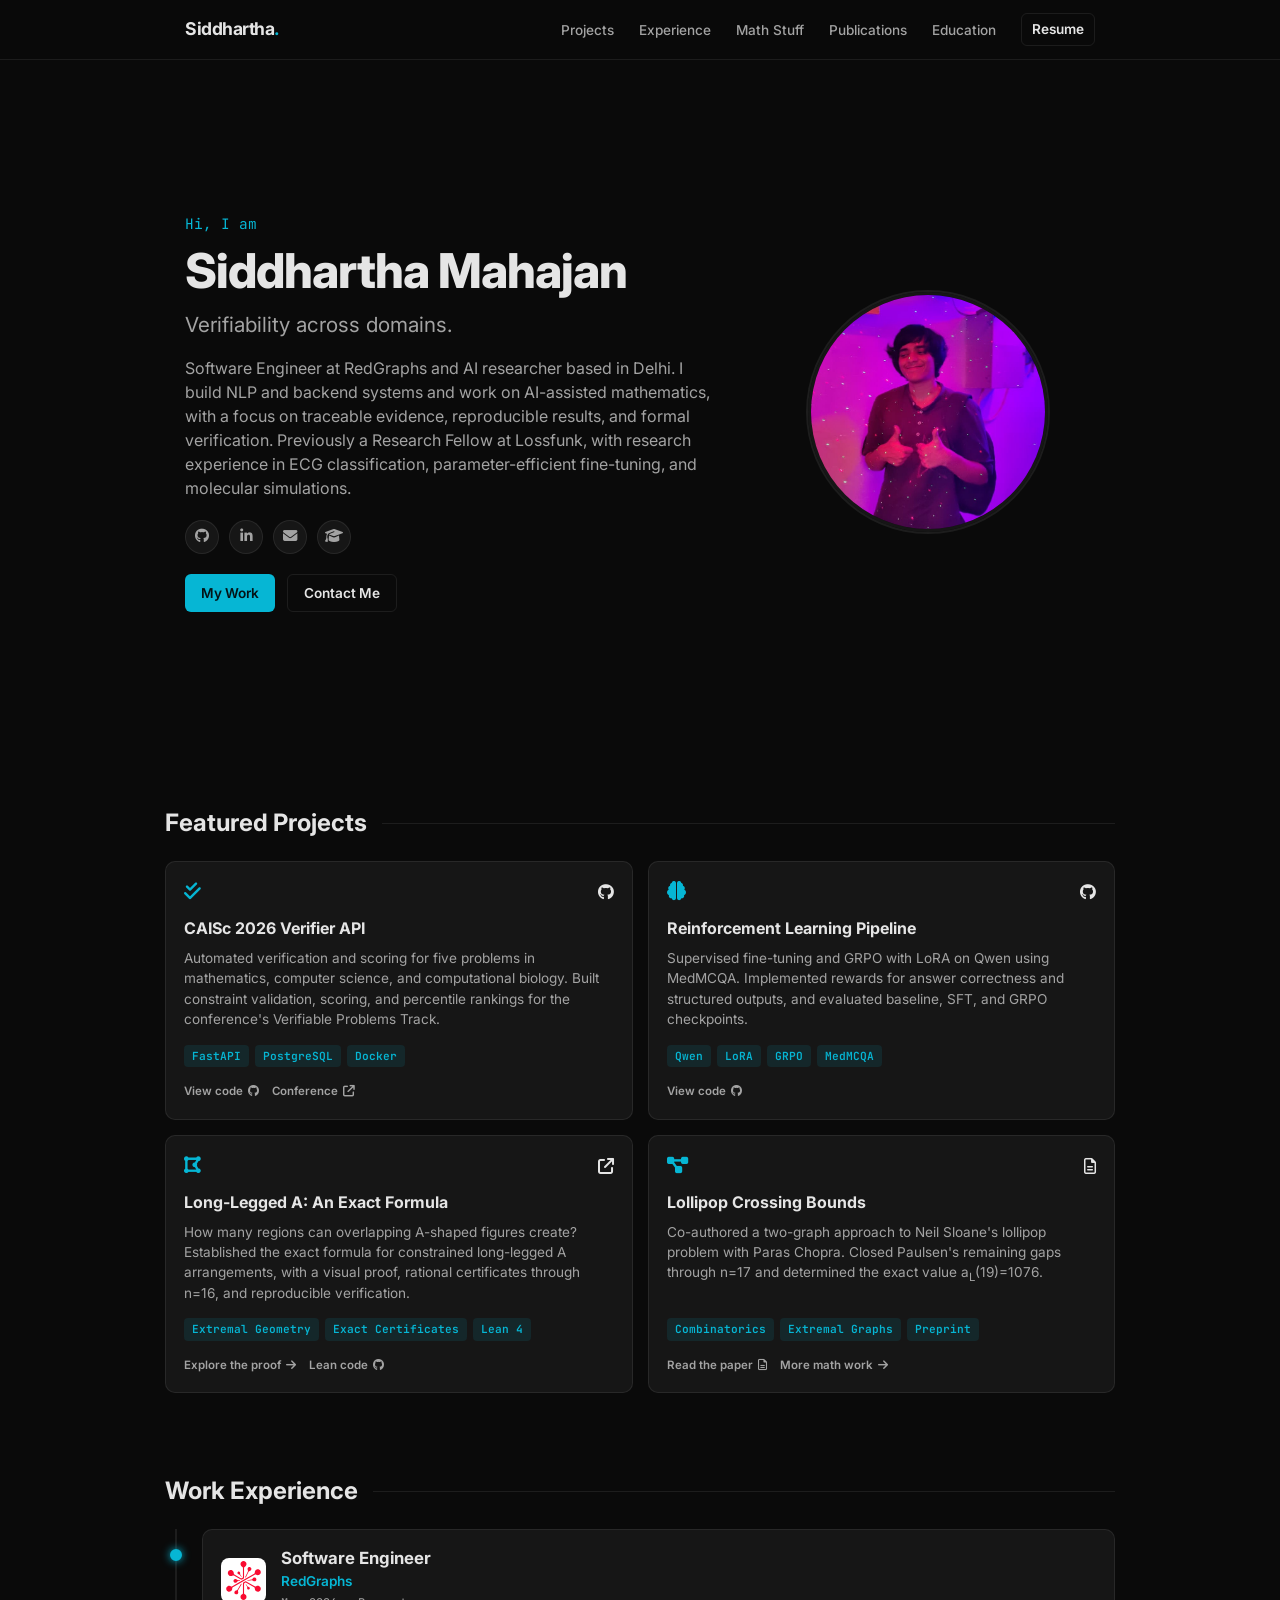
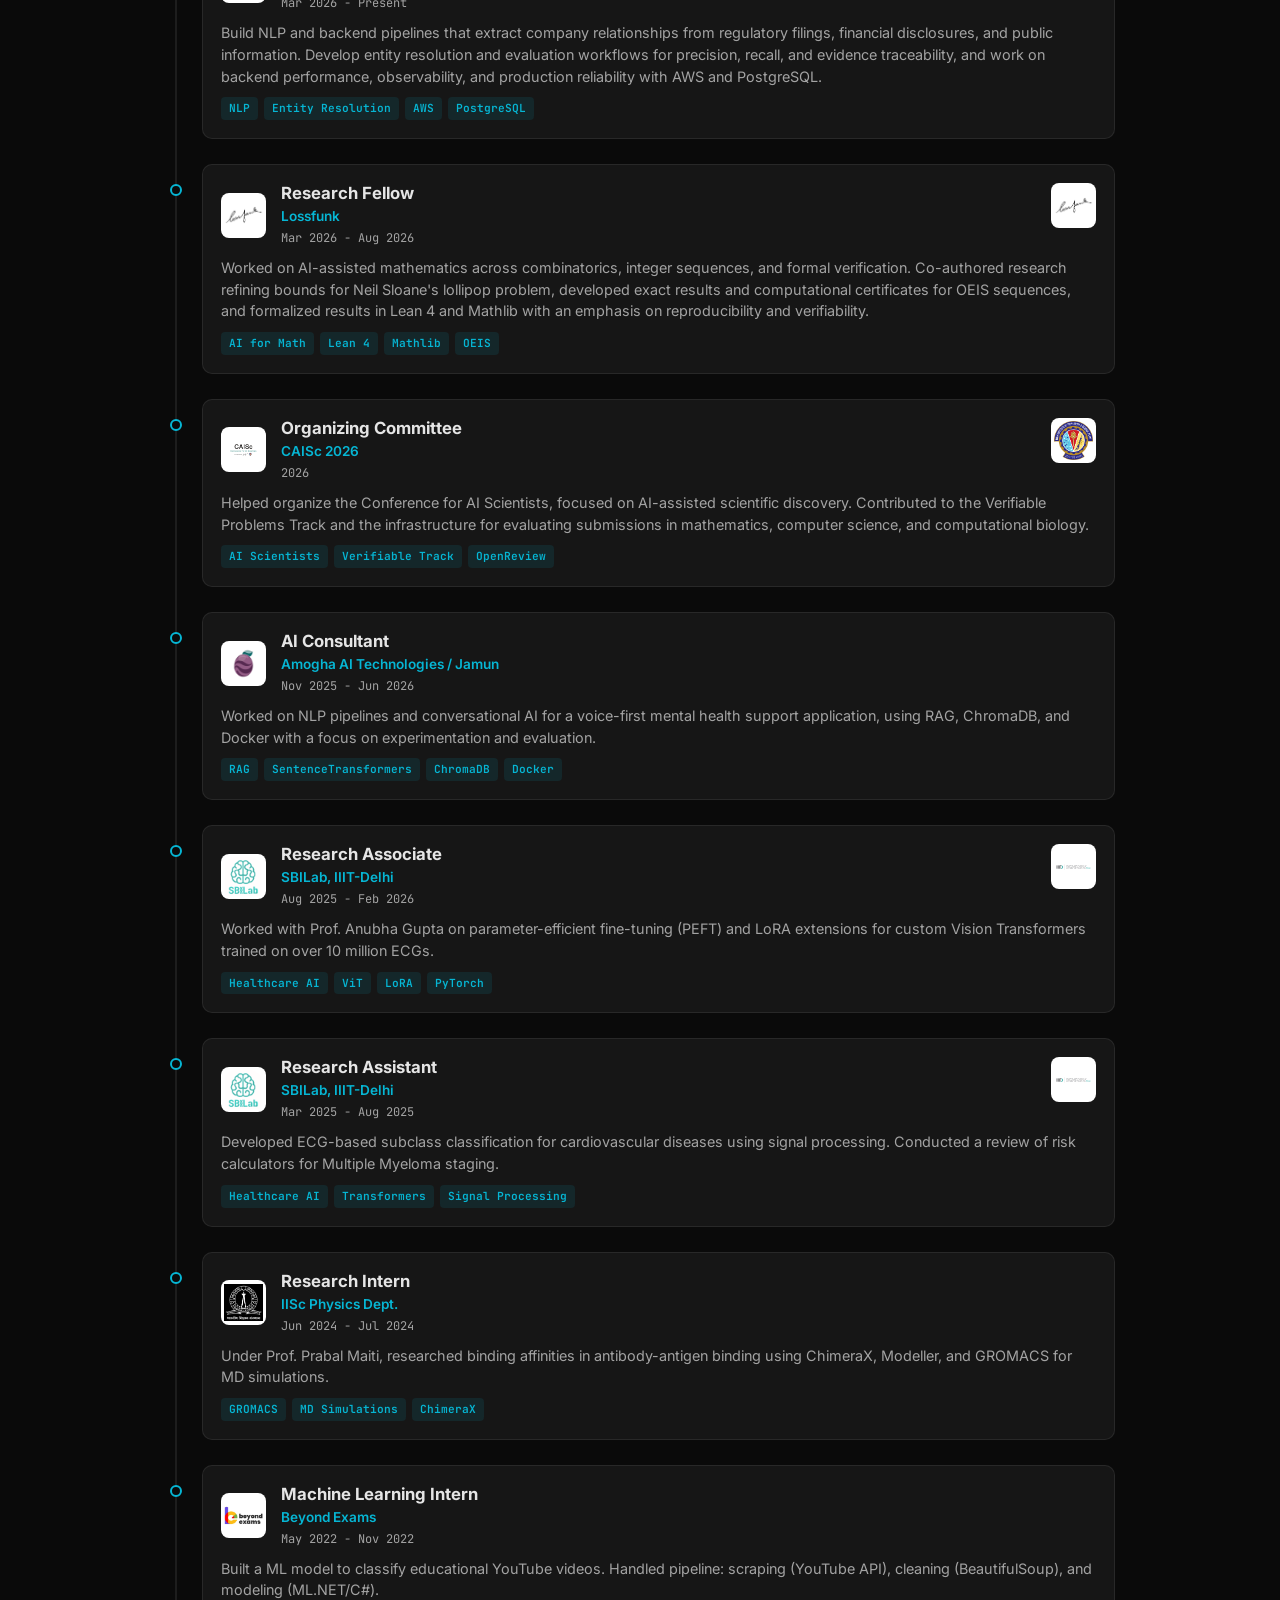
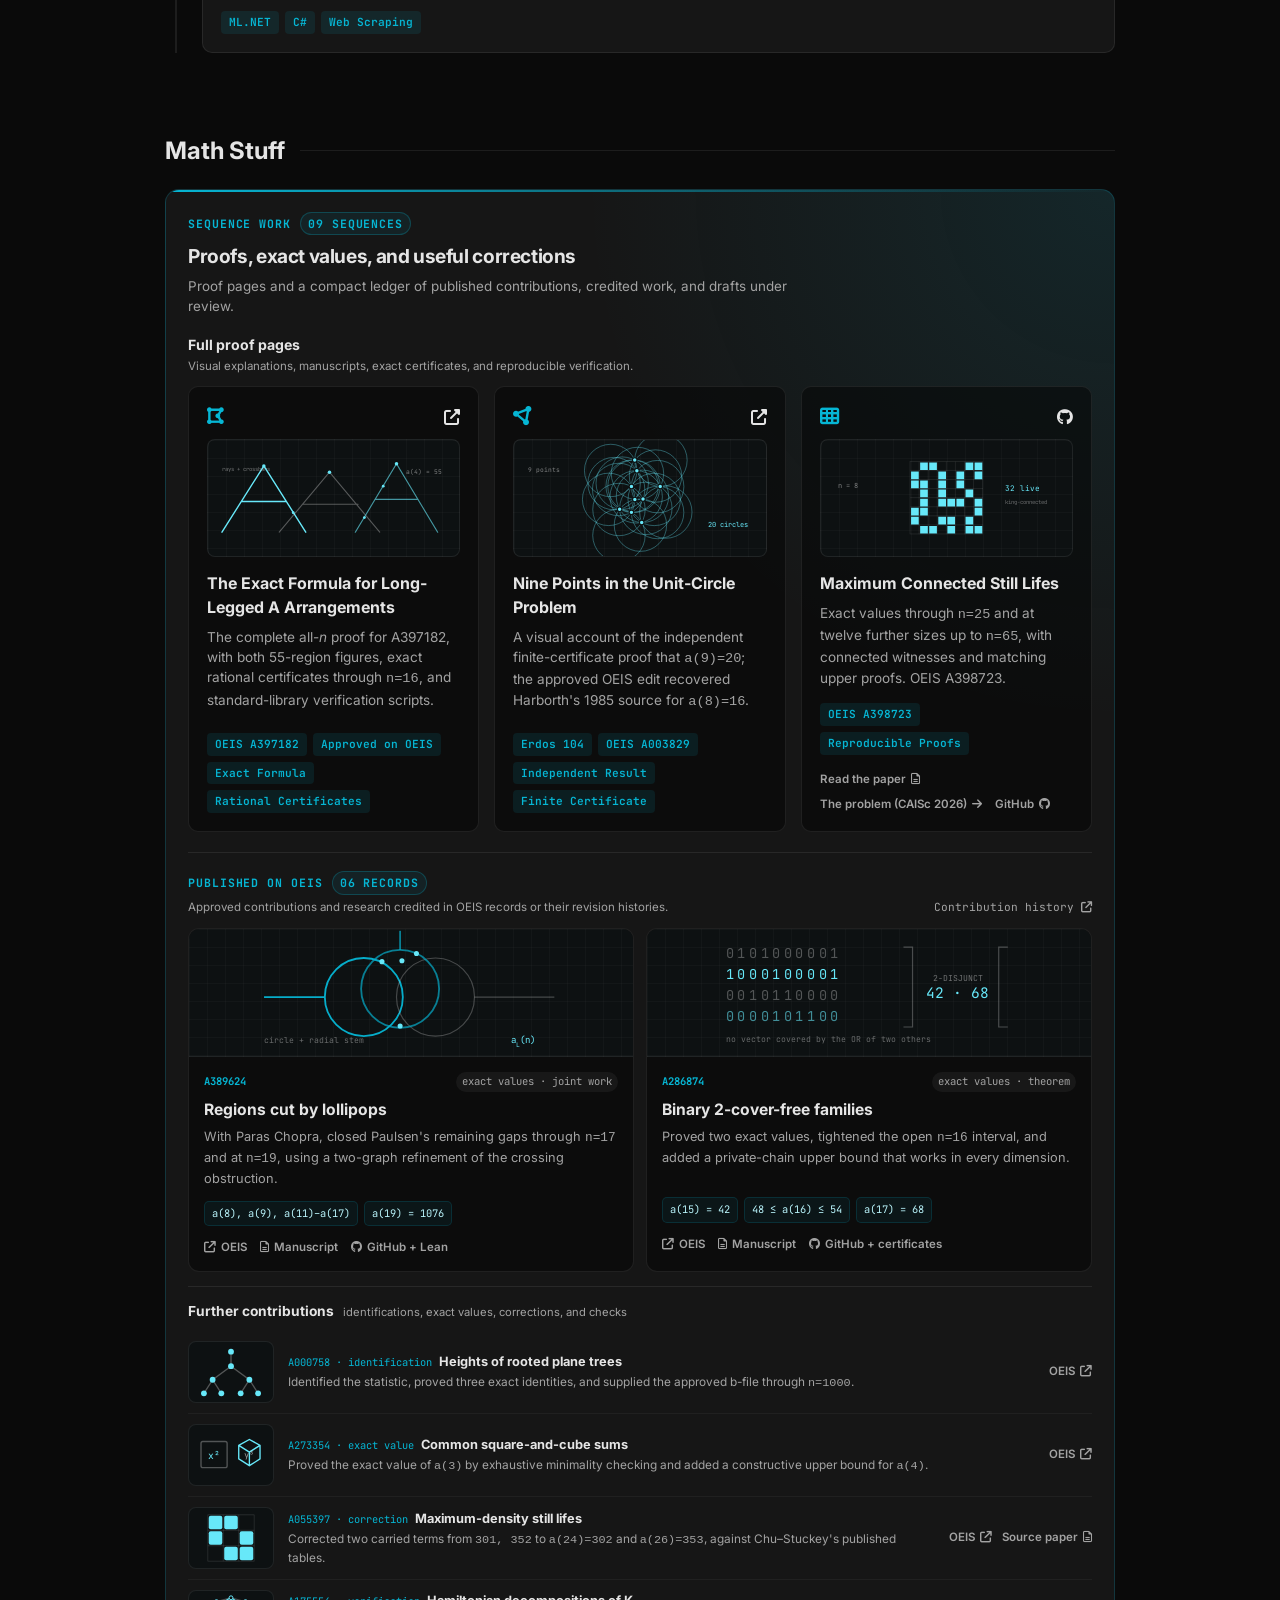
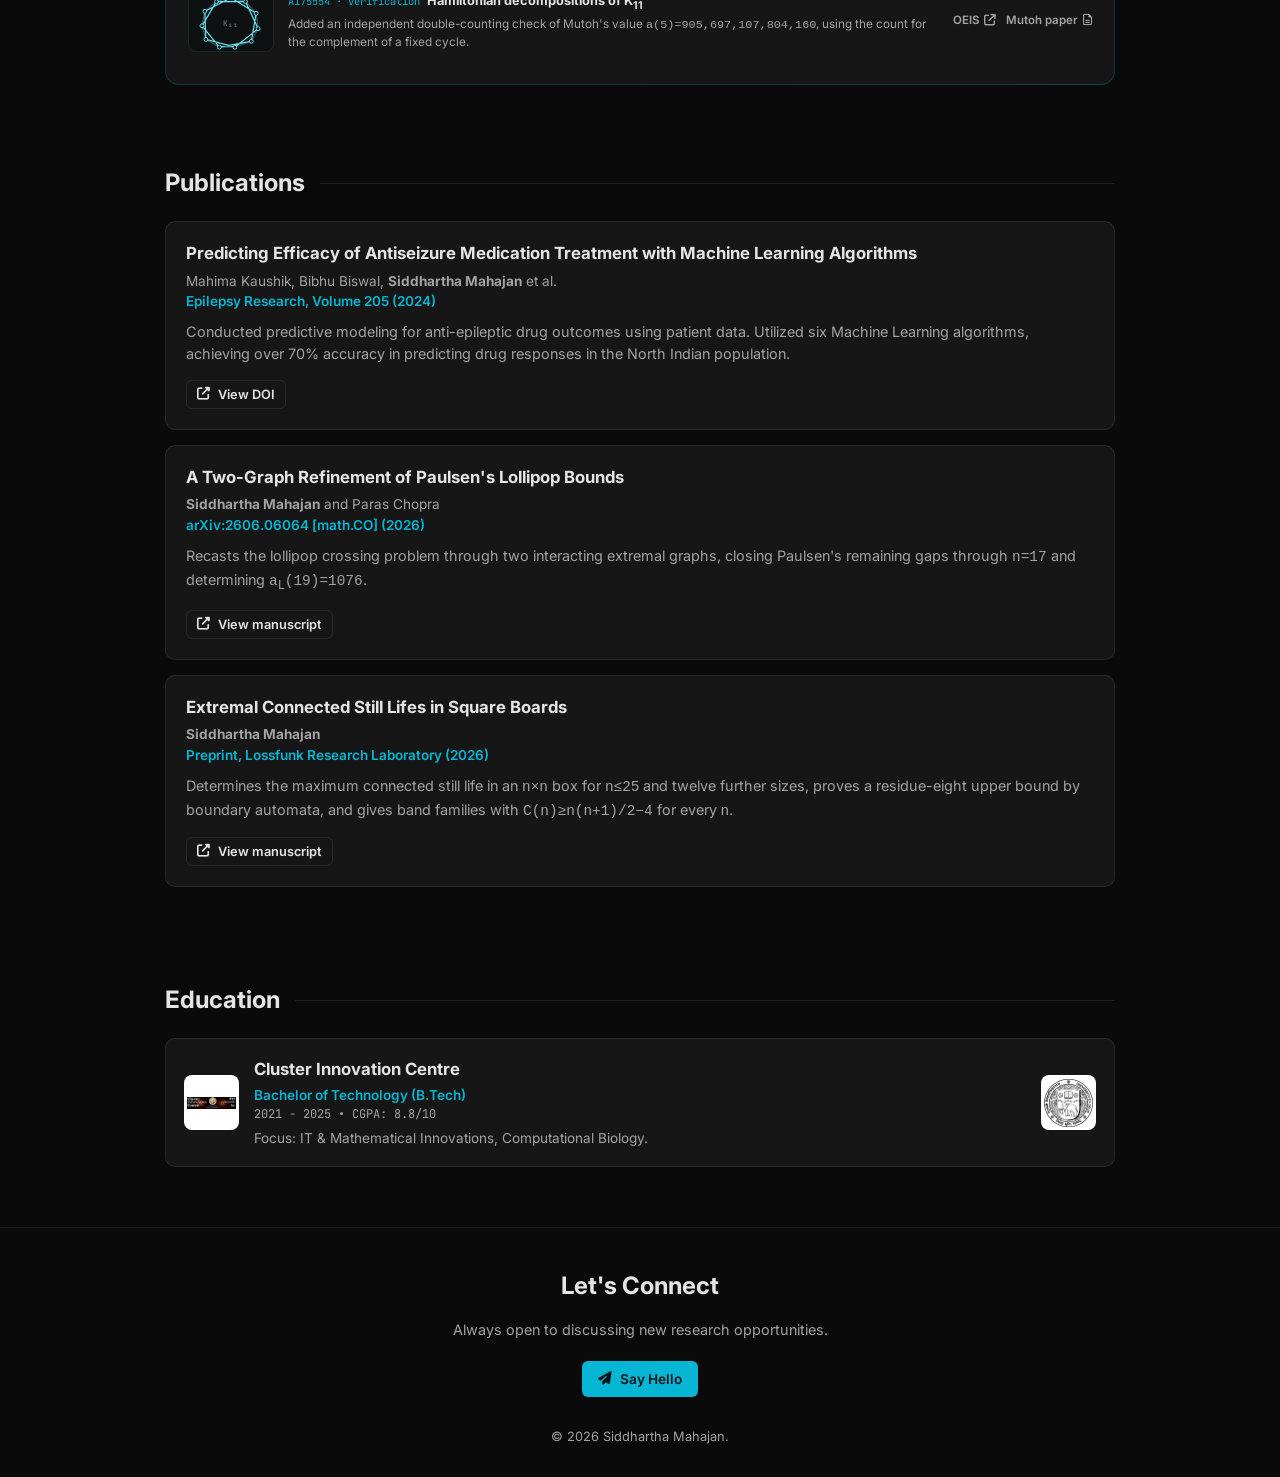
<file: index.html>
<!DOCTYPE html>
<html lang="en">
<head>
    <meta charset="UTF-8">
    <meta name="viewport" content="width=device-width, initial-scale=1.0">
    <title>Siddhartha Mahajan | Software Engineer &amp; AI Researcher</title>
    <meta name="description" content="Siddhartha Mahajan, software engineer at RedGraphs and AI researcher based in Delhi. Working on applied NLP, AI for mathematics, formal verification, and healthcare.">
    <link rel="canonical" href="https://siddhartha-mahajan.github.io/">

    <!-- Open Graph / social -->
    <meta property="og:type" content="profile">
    <meta property="og:site_name" content="Siddhartha Mahajan">
    <meta property="og:title" content="Siddhartha Mahajan | Software Engineer &amp; AI Researcher">
    <meta property="og:description" content="Siddhartha Mahajan, software engineer at RedGraphs and AI researcher based in Delhi. Working on applied NLP, AI for mathematics, formal verification, and healthcare.">
    <meta property="og:url" content="https://siddhartha-mahajan.github.io/">
    <meta property="og:image" content="https://siddhartha-mahajan.github.io/assets/og-card.png">
    <meta property="og:image:width" content="1200">
    <meta property="og:image:height" content="630">
    <meta property="og:image:alt" content="Siddhartha Mahajan, Software Engineer &amp; AI Researcher. Verifiability across domains.">
    <meta name="twitter:card" content="summary_large_image">
    <meta name="twitter:image" content="https://siddhartha-mahajan.github.io/assets/og-card.png">

    <!-- Structured data -->
    <script type="application/ld+json">
    {
      "@context": "https://schema.org",
      "@type": "Person",
      "name": "Siddhartha Mahajan",
      "url": "https://siddhartha-mahajan.github.io/",
      "image": "https://siddhartha-mahajan.github.io/main.jpg",
      "jobTitle": "Software Engineer",
      "description": "Siddhartha Mahajan, software engineer at RedGraphs and AI researcher based in Delhi. Working on applied NLP, AI for mathematics, formal verification, and healthcare.",
      "worksFor": { "@type": "Organization", "name": "RedGraphs", "url": "https://redgraphs.com/" },
      "homeLocation": { "@type": "Place", "name": "Delhi, India" },
      "knowsAbout": ["Software engineering", "Machine learning", "Natural language processing", "Retrieval-augmented generation", "Healthcare AI", "AI for mathematics", "Formal verification"],
      "sameAs": [
        "https://github.com/Siddhartha-Mahajan",
        "https://www.linkedin.com/in/siddharthamahajan03",
        "https://scholar.google.com/citations?user=G7iQK4sAAAAJ&hl=en",
        "https://oeis.org/history?user=Siddhartha%20Mahajan"
      ]
    }
    </script>

    <!-- Fonts -->
    <link rel="preconnect" href="https://fonts.googleapis.com">
    <link rel="preconnect" href="https://fonts.gstatic.com" crossorigin>
    <link href="https://fonts.googleapis.com/css2?family=Inter:wght@300;400;500;600;700&family=JetBrains+Mono:wght@400;700&display=swap" rel="stylesheet">

    <!-- Icons -->
    <link rel="stylesheet" href="https://cdnjs.cloudflare.com/ajax/libs/font-awesome/6.4.0/css/all.min.css">

    <style>
        /* --- CSS VARIABLES & RESET --- */
        :root {
            --bg-body: #0a0a0a;
            --bg-card: #161616;
            --bg-card-hover: #1e1e1e;
            --text-main: #e5e5e5;
            --text-muted: #a3a3a3;
            --accent: #06b6d4; /* Cyan */
            --border: rgba(255, 255, 255, 0.08);
            --font-main: 'Inter', sans-serif;
            --font-mono: 'JetBrains Mono', monospace;
            --nav-height: 60px;
            --section-spacing: 40px; /* Significantly reduced */
        }

        * { margin: 0; padding: 0; box-sizing: border-box; }
        html { scroll-behavior: smooth; }

        body {
            background-color: var(--bg-body);
            color: var(--text-main);
            font-family: var(--font-main);
            line-height: 1.5;
            overflow-x: hidden;
        }

        a { text-decoration: none; color: inherit; transition: 0.2s; }
        ul { list-style: none; }

        /* --- UTILITIES --- */
        .container {
            max-width: 950px;
            margin: 0 auto;
            padding: 0 20px;
        }

        .section { padding: var(--section-spacing) 0; }

        .btn {
            display: inline-flex;
            align-items: center;
            gap: 8px;
            padding: 8px 16px;
            border-radius: 6px;
            font-weight: 600;
            font-size: 0.85rem;
            cursor: pointer;
            transition: all 0.3s ease;
        }

        .btn-primary {
            background: var(--accent);
            color: #041316;
            border: none;
        }
        .btn-primary:hover { opacity: 0.9; transform: translateY(-2px); }

        .btn-outline {
            background: transparent;
            border: 1px solid var(--border);
            color: var(--text-main);
        }
        .btn-outline:hover { border-color: var(--accent); color: var(--accent); }

        .tag {
            background: rgba(6, 182, 212, 0.1);
            color: var(--accent);
            padding: 3px 8px;
            border-radius: 4px;
            font-family: var(--font-mono);
            font-size: 0.7rem;
            font-weight: 600;
            white-space: nowrap;
        }

        /* --- NAVIGATION --- */
        .navbar {
            position: fixed;
            top: 0; left: 0; width: 100%;
            height: var(--nav-height);
            background: rgba(10, 10, 10, 0.85);
            backdrop-filter: blur(12px);
            border-bottom: 1px solid var(--border);
            z-index: 1000;
            display: flex;
            align-items: center;
        }

        .nav-container {
            display: flex;
            justify-content: space-between;
            align-items: center;
            width: 100%;
            max-width: 950px;
            margin: 0 auto;
            padding: 0 20px;
        }

        .logo-text { font-weight: 700; font-size: 1.1rem; letter-spacing: -0.5px; }

        .nav-menu { display: flex; gap: 25px; align-items: center; }
        .nav-link {
            font-size: 0.85rem;
            color: var(--text-muted);
            font-weight: 500;
        }
        .nav-link:hover { color: var(--accent); }
        .mobile-toggle { display: none; font-size: 1.4rem; background: none; border: none; color: white; cursor: pointer; }

        /* --- HERO SECTION --- */
        .hero {
            min-height: 85vh;
            display: flex;
            align-items: center;
            padding-top: var(--nav-height);
            position: relative;
        }

        .hero-content {
            display: grid;
            grid-template-columns: 1.6fr 1fr;
            gap: 40px;
            align-items: center;
        }

        .hero-text h1 {
            font-size: 3rem;
            line-height: 1.1;
            margin-bottom: 12px;
            font-weight: 800;
            letter-spacing: -1px;
        }

        .hero-text p {
            font-size: 1rem;
            color: var(--text-muted);
            margin-bottom: 20px;
            max-width: 550px;
        }

        .social-links { display: flex; gap: 10px; margin-bottom: 20px; }
        .social-icon {
            width: 34px; height: 34px;
            border-radius: 50%;
            background: var(--bg-card);
            border: 1px solid var(--border);
            display: flex; align-items: center; justify-content: center;
            transition: 0.3s;
            color: var(--text-muted);
            font-size: 0.9rem;
        }
        .social-icon:hover { background: var(--accent); border-color: var(--accent); color: black; transform: translateY(-2px); }

        .avatar-wrapper {
            position: relative;
            display: flex;
            justify-content: center;
        }
        .avatar-img {
            width: 240px;
            height: 240px;
            border-radius: 50%;
            object-fit: cover;
            border: 3px solid var(--bg-card);
            box-shadow: 0 0 0 2px var(--border);
        }

        /* --- SECTION HEADERS --- */
        .section-title {
            font-size: 1.5rem;
            margin-bottom: 20px;
            display: flex;
            align-items: center;
            gap: 15px;
            color: var(--text-main);
        }
        .section-title::after {
            content: ''; flex: 1; height: 1px; background: var(--border);
        }

        /* --- TIMELINE --- */
        .timeline {
            border-left: 2px solid var(--border);
            padding-left: 25px;
            margin-left: 10px;
        }

        .timeline-item {
            position: relative;
            margin-bottom: 25px; /* Reduced margin */
        }
        .timeline-item:last-child { margin-bottom: 0; }

        .timeline-dot {
            position: absolute;
            left: -32px; top: 20px;
            width: 12px; height: 12px;
            border-radius: 50%;
            background: var(--bg-body);
            border: 2px solid var(--accent);
            z-index: 2;
        }
        .timeline-item.current .timeline-dot {
            background: var(--accent);
            box-shadow: 0 0 8px var(--accent);
        }

        .timeline-card {
            background: var(--bg-card);
            padding: 18px;
            border-radius: 10px;
            border: 1px solid var(--border);
            transition: 0.2s;
        }
        .timeline-card:hover {
            border-color: rgba(255,255,255,0.2);
            background: var(--bg-card-hover);
        }

        .role-header {
            display: flex;
            justify-content: space-between; /* Push items to edges */
            align-items: flex-start;
            margin-bottom: 10px;
        }

        .role-left {
            display: flex;
            gap: 15px;
            align-items: center;
        }

        .logo-box {
            width: 45px; height: 45px;
            background: white;
            border-radius: 8px;
            padding: 3px;
            display: flex; align-items: center; justify-content: center;
            flex-shrink: 0;
        }
        .logo-box img { max-width: 100%; max-height: 100%; object-fit: contain; }

        .role-title { font-size: 1.05rem; font-weight: 700; color: var(--text-main); line-height: 1.2; }
        .company-name { color: var(--accent); font-weight: 600; font-size: 0.85rem; }
        .company-name:hover { color: #67e8f9; text-decoration: underline; text-underline-offset: 3px; }
        .date { font-family: var(--font-mono); font-size: 0.75rem; color: var(--text-muted); display: block; margin-top: 2px;}

        .role-desc { font-size: 0.9rem; color: var(--text-muted); margin-bottom: 10px; line-height: 1.5; }
        .tech-stack { display: flex; flex-wrap: wrap; gap: 6px; }

        /* --- PUBLICATIONS --- */
        .pub-card {
            background: var(--bg-card);
            border: 1px solid var(--border);
            padding: 20px;
            border-radius: 10px;
            margin-bottom: 15px;
            transition: 0.2s;
        }
        .pub-card:hover { border-color: var(--accent); }
        .pub-title { font-size: 1.05rem; font-weight: 700; margin-bottom: 5px; line-height: 1.4; }
        .pub-meta { font-size: 0.85rem; color: var(--text-muted); margin-bottom: 10px; }
        .pub-journal { color: var(--accent); font-weight: 600; }

        /* --- PROJECTS GRID --- */
        .projects-grid {
            display: grid;
            grid-template-columns: repeat(auto-fill, minmax(280px, 1fr));
            gap: 15px;
        }

        #projects .projects-grid {
            grid-template-columns: repeat(auto-fit, minmax(min(100%, 340px), 1fr));
        }

        .project-card {
            background: var(--bg-card);
            border: 1px solid var(--border);
            border-radius: 10px;
            padding: 18px;
            transition: 0.3s;
            display: flex;
            flex-direction: column;
            height: 100%;
        }
        .project-card:hover { transform: translateY(-4px); border-color: var(--accent); }

        .project-top { display: flex; justify-content: space-between; align-items: center; margin-bottom: 12px; }
        .folder-icon { font-size: 1.2rem; color: var(--accent); }

        .project-card h3 { font-size: 1rem; margin-bottom: 8px; }
        .project-card p { font-size: 0.85rem; color: var(--text-muted); margin-bottom: 15px; flex-grow: 1; }

        /* --- OEIS CONTRIBUTIONS --- */
        .oeis-ledger {
            position: relative;
            overflow: hidden;
            padding: 22px;
            border: 1px solid rgba(6, 182, 212, 0.2);
            border-radius: 14px;
            background:
                radial-gradient(circle at 100% 0%, rgba(6, 182, 212, 0.10), transparent 30%),
                var(--bg-card);
        }

        .oeis-ledger::before {
            content: '';
            position: absolute;
            top: 0;
            left: 0;
            width: 100%;
            height: 2px;
            background: linear-gradient(90deg, var(--accent), rgba(6, 182, 212, 0));
        }

        .oeis-ledger-header {
            display: flex;
            align-items: flex-start;
            justify-content: space-between;
            gap: 24px;
            margin-bottom: 18px;
        }

        .oeis-eyebrow {
            display: flex;
            align-items: center;
            gap: 9px;
            margin-bottom: 7px;
            color: var(--accent);
            font-family: var(--font-mono);
            font-size: 0.72rem;
            font-weight: 700;
            letter-spacing: 0.08em;
            text-transform: uppercase;
        }

        .oeis-count {
            padding: 2px 7px;
            border: 1px solid rgba(6, 182, 212, 0.25);
            border-radius: 999px;
            background: rgba(6, 182, 212, 0.08);
        }

        .oeis-ledger-header h3 {
            margin-bottom: 5px;
            font-size: 1.2rem;
            letter-spacing: -0.02em;
        }

        .oeis-ledger-header p {
            max-width: 610px;
            color: var(--text-muted);
            font-size: 0.84rem;
        }

        .oeis-proof-heading {
            margin-bottom: 10px;
        }

        .oeis-proof-heading h4,
        .oeis-records-header h4 {
            margin-bottom: 3px;
            font-size: 0.88rem;
        }

        .oeis-proof-heading p,
        .oeis-records-header p {
            color: var(--text-muted);
            font-size: 0.72rem;
        }

        .oeis-proof-grid { margin-bottom: 20px; }

        .oeis-proof-grid .project-card {
            background: rgba(7, 7, 7, 0.55);
        }

        .oeis-project-visual {
            display: flex;
            align-items: center;
            justify-content: center;
            height: 118px;
            margin: -2px 0 14px;
            overflow: hidden;
            border: 1px solid var(--border);
            border-radius: 8px;
            background:
                linear-gradient(rgba(255, 255, 255, 0.025) 1px, transparent 1px),
                linear-gradient(90deg, rgba(255, 255, 255, 0.025) 1px, transparent 1px),
                #0d1112;
            background-size: 18px 18px;
        }

        .oeis-project-visual svg {
            width: 100%;
            height: 100%;
        }

        .oeis-records-header {
            display: flex;
            align-items: flex-end;
            justify-content: space-between;
            gap: 20px;
            margin-bottom: 12px;
            padding-top: 18px;
            border-top: 1px solid var(--border);
        }

        .oeis-records-header .oeis-eyebrow { margin-bottom: 4px; }

        .oeis-search-link {
            flex-shrink: 0;
            color: var(--text-muted);
            font-family: var(--font-mono);
            font-size: 0.7rem;
            white-space: nowrap;
        }

        .oeis-search-link:hover { color: var(--accent); }

        .oeis-feature-grid {
            display: grid;
            grid-template-columns: repeat(2, minmax(0, 1fr));
            gap: 12px;
        }

        .oeis-feature-card {
            min-width: 0;
            overflow: hidden;
            border: 1px solid var(--border);
            border-radius: 11px;
            background: rgba(7, 7, 7, 0.55);
            transition: border-color 0.25s ease, transform 0.25s ease;
        }

        .oeis-feature-card:hover {
            border-color: rgba(6, 182, 212, 0.45);
            transform: translateY(-2px);
        }

        .oeis-figure {
            position: relative;
            display: flex;
            align-items: center;
            justify-content: center;
            height: 128px;
            overflow: hidden;
            border-bottom: 1px solid var(--border);
            background:
                linear-gradient(rgba(255, 255, 255, 0.025) 1px, transparent 1px),
                linear-gradient(90deg, rgba(255, 255, 255, 0.025) 1px, transparent 1px),
                #0d1112;
            background-size: 18px 18px;
        }

        .oeis-figure svg { width: 100%; height: 100%; }
        .oeis-figure .figure-line { fill: none; stroke: var(--accent); stroke-width: 2; }
        .oeis-figure .figure-soft { fill: none; stroke: rgba(229, 229, 229, 0.28); stroke-width: 1.3; }
        .oeis-figure .figure-accent { fill: #67e8f9; }
        .oeis-figure .figure-muted { fill: rgba(229, 229, 229, 0.4); }

        .oeis-card-body { padding: 15px; }

        .oeis-card-meta {
            display: flex;
            align-items: center;
            justify-content: space-between;
            gap: 10px;
            margin-bottom: 8px;
            color: var(--text-muted);
            font-family: var(--font-mono);
            font-size: 0.66rem;
        }

        .oeis-id { color: var(--accent); font-weight: 700; }

        .oeis-work-type {
            padding: 2px 6px;
            border-radius: 999px;
            background: rgba(255, 255, 255, 0.05);
        }

        .oeis-feature-card h4 {
            margin-bottom: 7px;
            font-size: 0.98rem;
            line-height: 1.3;
        }

        .oeis-feature-card p {
            min-height: 58px;
            margin-bottom: 12px;
            color: var(--text-muted);
            font-size: 0.8rem;
            line-height: 1.55;
        }

        .oeis-result {
            display: flex;
            flex-wrap: wrap;
            gap: 6px;
            margin-bottom: 13px;
        }

        .result-chip {
            padding: 4px 7px;
            border: 1px solid rgba(6, 182, 212, 0.16);
            border-radius: 5px;
            background: rgba(6, 182, 212, 0.06);
            color: #b9f4fb;
            font-family: var(--font-mono);
            font-size: 0.65rem;
        }

        .oeis-links { display: flex; flex-wrap: wrap; gap: 8px 13px; }

        .oeis-resource-link {
            display: inline-flex;
            align-items: center;
            gap: 5px;
            color: var(--text-muted);
            font-size: 0.72rem;
            font-weight: 600;
        }

        .oeis-resource-link:hover { color: var(--accent); }

        .oeis-notes {
            margin-top: 14px;
            padding-top: 14px;
            border-top: 1px solid var(--border);
        }

        .oeis-notes-title {
            display: flex;
            align-items: baseline;
            gap: 9px;
            margin-bottom: 9px;
        }

        .oeis-notes-title h4 { font-size: 0.86rem; }
        .oeis-notes-title span { color: var(--text-muted); font-size: 0.7rem; }

        .oeis-note-row {
            display: grid;
            grid-template-columns: 86px minmax(0, 1fr) auto;
            gap: 14px;
            align-items: center;
            padding: 10px 0;
            border-top: 1px solid rgba(255, 255, 255, 0.045);
        }

        .oeis-note-row:first-of-type { border-top: 0; }

        .oeis-mini-figure {
            display: flex;
            align-items: center;
            justify-content: center;
            width: 86px;
            height: 62px;
            border: 1px solid var(--border);
            border-radius: 8px;
            background: #0d1112;
        }

        .oeis-mini-figure svg { width: 100%; height: 100%; }

        .oeis-note-copy { min-width: 0; }

        .oeis-note-heading {
            display: flex;
            flex-wrap: wrap;
            align-items: baseline;
            gap: 7px;
            margin-bottom: 3px;
        }

        .oeis-note-heading h5 { font-size: 0.8rem; }
        .oeis-note-heading span { color: var(--accent); font-family: var(--font-mono); font-size: 0.65rem; }
        .oeis-note-copy p { color: var(--text-muted); font-size: 0.74rem; line-height: 1.45; }
        .oeis-note-links { display: flex; gap: 10px; }

        /* --- EDUCATION --- */
        .edu-item {
            display: flex;
            align-items: center;
            gap: 15px;
            background: var(--bg-card);
            border: 1px solid var(--border);
            padding: 18px;
            border-radius: 10px;
        }
        .edu-details h3 { font-size: 1.05rem; margin-bottom: 2px; }
        .edu-details .degree { color: var(--accent); font-weight: 600; font-size: 0.85rem; }
        .edu-details .year { font-family: var(--font-mono); font-size: 0.75rem; color: var(--text-muted); }

        /* --- MOBILE --- */
        @media (max-width: 768px) {
            .nav-menu {
                position: fixed; top: var(--nav-height); left: 0; width: 100%;
                background: var(--bg-card); flex-direction: column; padding: 30px;
                border-bottom: 1px solid var(--border);
                transform: translateY(-150%); transition: 0.3s; z-index: 999;
            }
            .nav-menu.active { transform: translateY(0); }
            .mobile-toggle { display: block; }

            .hero-content { grid-template-columns: 1fr; text-align: center; gap: 20px; }
            .hero-text h1 { font-size: 2.4rem; }
            .hero-actions { justify-content: center; }
            .avatar-wrapper { order: -1; }
            .avatar-img { width: 160px; height: 160px; }

            .role-header { flex-direction: row; justify-content: space-between; }
            /* Hide right logo on very small screens if needed, or keep it small */
            .logo-box { width: 40px; height: 40px; }

            .oeis-ledger { padding: 17px; }
            .oeis-ledger-header { flex-direction: column; gap: 8px; }
            .oeis-records-header { align-items: flex-start; flex-direction: column; gap: 7px; }
            .oeis-feature-grid { grid-template-columns: 1fr; }
            .oeis-feature-card p { min-height: 0; }
            .oeis-note-row { grid-template-columns: 70px minmax(0, 1fr); gap: 10px; }
            .oeis-mini-figure { width: 70px; height: 58px; }
            .oeis-note-links { grid-column: 2; }
        }

        .fade-in { opacity: 0; transform: translateY(15px); transition: 0.5s ease-out; }
        .fade-in.visible { opacity: 1; transform: translateY(0); }
    </style>
    <link rel="icon" href="/favicon.ico" sizes="48x48">
    <link rel="icon" href="/favicon.svg" type="image/svg+xml">
    <link rel="apple-touch-icon" href="/favicon-192.png">
</head>
<body>

    <!-- Navbar -->
    <nav class="navbar">
        <div class="nav-container">
            <a href="#" class="logo-text">Siddhartha<span style="color:var(--accent)">.</span></a>
            <button class="mobile-toggle" id="mobileToggle"><i class="fas fa-bars"></i></button>
            <ul class="nav-menu" id="navMenu">
                <li><a href="#projects" class="nav-link">Projects</a></li>
                <li><a href="#experience" class="nav-link">Experience</a></li>
                <li><a href="#math-stuff" class="nav-link">Math Stuff</a></li>
                <li><a href="#publications" class="nav-link">Publications</a></li>
                <li><a href="#education" class="nav-link">Education</a></li>
                <li><a href="Siddhartha_Mahajan.pdf" target="_blank" rel="noopener noreferrer" class="btn btn-outline" style="padding: 5px 10px;" aria-label="Open current resume (PDF)">Resume</a></li>
            </ul>
        </div>
    </nav>

    <!-- Hero Section -->
    <section class="hero container">
        <div class="hero-content fade-in">
            <div class="hero-text">
                <p style="color: var(--accent); font-family: var(--font-mono); margin-bottom: 10px; font-size: 0.9rem;">Hi, I am</p>
                <h1>Siddhartha Mahajan</h1>
                <h2 style="font-size: 1.3rem; color: var(--text-muted); margin-bottom: 15px; font-weight: 400;">Verifiability across domains.</h2>
                <p>
                    Software Engineer at RedGraphs and AI researcher based in Delhi. I build NLP and backend
                    systems and work on AI-assisted mathematics, with a focus on traceable evidence, reproducible
                    results, and formal verification. Previously a Research Fellow at Lossfunk, with research
                    experience in ECG classification, parameter-efficient fine-tuning, and molecular simulations.
                </p>

                <div class="social-links">
                    <a href="https://github.com/Siddhartha-Mahajan" target="_blank" class="social-icon"><i class="fab fa-github"></i></a>
                    <a href="https://www.linkedin.com/in/siddharthamahajan03" target="_blank" class="social-icon"><i class="fab fa-linkedin-in"></i></a>
                    <a href="mailto:siddharthamahajan03@gmail.com" class="social-icon"><i class="fas fa-envelope"></i></a>
                    <a href="https://scholar.google.com/citations?user=G7iQK4sAAAAJ&hl=en" target="_blank" class="social-icon"><i class="fas fa-graduation-cap"></i></a>
                </div>

                <div class="hero-actions" style="display: flex; gap: 12px;">
                    <a href="#projects" class="btn btn-primary">My Work</a>
                    <a href="mailto:siddharthamahajan03@gmail.com" class="btn btn-outline">Contact Me</a>
                </div>
            </div>

            <div class="avatar-wrapper">
                <img src="main.jpg" alt="Siddhartha Mahajan" class="avatar-img">
            </div>
        </div>
    </section>

    <!-- Projects Section -->
    <section id="projects" class="section container">
        <h2 class="section-title fade-in">Featured Projects</h2>

        <div class="projects-grid">
            <!-- CAISc verifier -->
            <div class="project-card fade-in">
                <div class="project-top">
                    <i class="fas fa-check-double folder-icon" aria-hidden="true"></i>
                    <div class="project-links">
                        <a href="https://github.com/Siddhartha-Mahajan/verifier" target="_blank" rel="noopener noreferrer" aria-label="CAISc Verifier API on GitHub"><i class="fab fa-github" aria-hidden="true"></i></a>
                    </div>
                </div>
                <h3>CAISc 2026 Verifier API</h3>
                <p>Automated verification and scoring for five problems in mathematics, computer science, and computational biology. Built constraint validation, scoring, and percentile rankings for the conference's Verifiable Problems Track.</p>
                <div class="tech-stack">
                    <span class="tag">FastAPI</span>
                    <span class="tag">PostgreSQL</span>
                    <span class="tag">Docker</span>
                </div>
                <div class="oeis-links" style="margin-top: 16px;">
                    <a href="https://github.com/Siddhartha-Mahajan/verifier" target="_blank" rel="noopener noreferrer" class="oeis-resource-link">View code <i class="fab fa-github" aria-hidden="true"></i></a>
                    <a href="https://caisc2026.github.io/" target="_blank" rel="noopener noreferrer" class="oeis-resource-link">Conference <i class="fas fa-arrow-up-right-from-square" aria-hidden="true"></i></a>
                </div>
            </div>

            <!-- Reinforcement learning -->
            <div class="project-card fade-in">
                <div class="project-top">
                    <i class="fas fa-brain folder-icon" aria-hidden="true"></i>
                    <div class="project-links">
                        <a href="https://github.com/Siddhartha-Mahajan/rl_grpo_medmcqa" target="_blank" rel="noopener noreferrer" aria-label="Reinforcement learning pipeline on GitHub"><i class="fab fa-github" aria-hidden="true"></i></a>
                    </div>
                </div>
                <h3>Reinforcement Learning Pipeline</h3>
                <p>Supervised fine-tuning and GRPO with LoRA on Qwen using MedMCQA. Implemented rewards for answer correctness and structured outputs, and evaluated baseline, SFT, and GRPO checkpoints.</p>
                <div class="tech-stack">
                    <span class="tag">Qwen</span>
                    <span class="tag">LoRA</span>
                    <span class="tag">GRPO</span>
                    <span class="tag">MedMCQA</span>
                </div>
                <div class="oeis-links" style="margin-top: 16px;">
                    <a href="https://github.com/Siddhartha-Mahajan/rl_grpo_medmcqa" target="_blank" rel="noopener noreferrer" class="oeis-resource-link">View code <i class="fab fa-github" aria-hidden="true"></i></a>
                </div>
            </div>

            <!-- Exact geometry and formal verification -->
            <div class="project-card fade-in">
                <div class="project-top">
                    <i class="fas fa-draw-polygon folder-icon" aria-hidden="true"></i>
                    <div class="project-links">
                        <a href="math/a397182-long-legged-a/" aria-label="Read the long-legged A proof"><i class="fas fa-arrow-up-right-from-square" aria-hidden="true"></i></a>
                    </div>
                </div>
                <h3>Long-Legged A: An Exact Formula</h3>
                <p>How many regions can overlapping A-shaped figures create? Established the exact formula for constrained long-legged A arrangements, with a visual proof, rational certificates through n=16, and reproducible verification.</p>
                <div class="tech-stack">
                    <span class="tag">Extremal Geometry</span>
                    <span class="tag">Exact Certificates</span>
                    <span class="tag">Lean 4</span>
                </div>
                <div class="oeis-links" style="margin-top: 16px;">
                    <a href="math/a397182-long-legged-a/" class="oeis-resource-link">Explore the proof <i class="fas fa-arrow-right" aria-hidden="true"></i></a>
                    <a href="https://github.com/Siddhartha-Mahajan/a397182-full-formalization" target="_blank" rel="noopener noreferrer" class="oeis-resource-link">Lean code <i class="fab fa-github" aria-hidden="true"></i></a>
                </div>
            </div>

            <!-- Combinatorics research -->
            <div class="project-card fade-in">
                <div class="project-top">
                    <i class="fas fa-project-diagram folder-icon" aria-hidden="true"></i>
                    <div class="project-links">
                        <a href="https://arxiv.org/abs/2606.06064" target="_blank" rel="noopener noreferrer" aria-label="Read the lollipop crossing-bounds manuscript"><i class="far fa-file-lines" aria-hidden="true"></i></a>
                    </div>
                </div>
                <h3>Lollipop Crossing Bounds</h3>
                <p>Co-authored a two-graph approach to Neil Sloane's lollipop problem with Paras Chopra. Closed Paulsen's remaining gaps through n=17 and determined the exact value a<sub>L</sub>(19)=1076.</p>
                <div class="tech-stack">
                    <span class="tag">Combinatorics</span>
                    <span class="tag">Extremal Graphs</span>
                    <span class="tag">Preprint</span>
                </div>
                <div class="oeis-links" style="margin-top: 16px;">
                    <a href="https://arxiv.org/abs/2606.06064" target="_blank" rel="noopener noreferrer" class="oeis-resource-link">Read the paper <i class="far fa-file-lines" aria-hidden="true"></i></a>
                    <a href="#math-stuff" class="oeis-resource-link">More math work <i class="fas fa-arrow-right" aria-hidden="true"></i></a>
                </div>
            </div>
        </div>
    </section>

    <!-- Experience Section -->
    <section id="experience" class="section container">
        <h2 class="section-title fade-in">Work Experience</h2>

        <div class="timeline">
            <!-- Current role -->
            <div class="timeline-item current fade-in">
                <div class="timeline-dot"></div>
                <div class="timeline-card">
                    <div class="role-header">
                        <div class="role-left">
                            <div class="logo-box">
                                <img src="assets/logos/redgraphs-logo.svg" alt="RedGraphs logo" width="39" height="39" loading="lazy">
                            </div>
                            <div class="role-info">
                                <div class="role-title">Software Engineer</div>
                                <a class="company-name" href="https://redgraphs.com/" target="_blank" rel="noopener noreferrer">RedGraphs</a>
                                <span class="date">Mar 2026 - Present</span>
                            </div>
                        </div>
                    </div>
                    <p class="role-desc">
                        Build NLP and backend pipelines that extract company relationships from regulatory filings,
                        financial disclosures, and public information. Develop entity resolution and evaluation
                        workflows for precision, recall, and evidence traceability, and work on backend performance,
                        observability, and production reliability with AWS and PostgreSQL.
                    </p>
                    <div class="tech-stack">
                        <span class="tag">NLP</span>
                        <span class="tag">Entity Resolution</span>
                        <span class="tag">AWS</span>
                        <span class="tag">PostgreSQL</span>
                    </div>
                </div>
            </div>

            <!-- Experience 1 -->
            <div class="timeline-item fade-in">
                <div class="timeline-dot"></div>
                <div class="timeline-card">
                    <div class="role-header">
                        <!-- Left: Logo + Text -->
                        <div class="role-left">
                            <div class="logo-box">
                                <img src="assets/logos/lossfunk-logo.jpg" alt="Lossfunk">
                            </div>
                            <div class="role-info">
                                <div class="role-title">Research Fellow</div>
                                <a class="company-name" href="https://lossfunk.com/" target="_blank" rel="noopener noreferrer">Lossfunk</a>
                                <span class="date">Mar 2026 - Aug 2026</span>
                            </div>
                        </div>
                        <div class="logo-box">
                            <img src="assets/logos/lossfunk-logo.jpg" alt="Lossfunk">
                        </div>
                    </div>
                    <p class="role-desc">
                        Worked on AI-assisted mathematics across combinatorics, integer sequences, and formal
                        verification. Co-authored research refining bounds for Neil Sloane's lollipop problem,
                        developed exact results and computational certificates for OEIS sequences, and formalized
                        results in Lean 4 and Mathlib with an emphasis on reproducibility and verifiability.
                    </p>
                    <div class="tech-stack">
                        <span class="tag">AI for Math</span>
                        <span class="tag">Lean 4</span>
                        <span class="tag">Mathlib</span>
                        <span class="tag">OEIS</span>
                    </div>
                </div>
            </div>

            <!-- Experience 2 -->
            <div class="timeline-item fade-in">
                <div class="timeline-dot"></div>
                <div class="timeline-card">
                    <div class="role-header">
                        <div class="role-left">
                            <div class="logo-box">
                                <img src="assets/logos/ogimage_conf_website-2.png" alt="CAISc 2026">
                            </div>
                            <div class="role-info">
                                <div class="role-title">Organizing Committee</div>
                                <a class="company-name" href="https://caisc2026.github.io/" target="_blank" rel="noopener noreferrer">CAISc 2026</a>
                                <span class="date">2026</span>
                            </div>
                        </div>
                        <div class="logo-box">
                            <img src="assets/logos/BITS_Pilani-Logo.svg.png" alt="BITS Pilani">
                        </div>
                    </div>
                    <p class="role-desc">
                        Helped organize the Conference for AI Scientists, focused on AI-assisted scientific discovery.
                        Contributed to the Verifiable Problems Track and the infrastructure for evaluating submissions
                        in mathematics, computer science, and computational biology.
                    </p>
                    <div class="tech-stack">
                        <span class="tag">AI Scientists</span>
                        <span class="tag">Verifiable Track</span>
                        <span class="tag">OpenReview</span>
                    </div>
                </div>
            </div>

            <!-- Applied AI consultancy -->
            <div class="timeline-item fade-in">
                <div class="timeline-dot"></div>
                <div class="timeline-card">
                    <div class="role-header">
                        <div class="role-left">
                            <div class="logo-box">
                                <img src="assets/logos/jamun-logo.png" alt="Jamun logo" width="39" height="39" loading="lazy">
                            </div>
                            <div class="role-info">
                                <div class="role-title">AI Consultant</div>
                                <a class="company-name" href="https://amogha.ai/" target="_blank" rel="noopener noreferrer">Amogha AI Technologies / Jamun</a>
                                <span class="date">Nov 2025 - Jun 2026</span>
                            </div>
                        </div>
                    </div>
                    <p class="role-desc">
                        Worked on NLP pipelines and conversational AI for a voice-first mental health support
                        application, using RAG, ChromaDB, and Docker with a focus on experimentation and evaluation.
                    </p>
                    <div class="tech-stack">
                        <span class="tag">RAG</span>
                        <span class="tag">SentenceTransformers</span>
                        <span class="tag">ChromaDB</span>
                        <span class="tag">Docker</span>
                    </div>
                </div>
            </div>

            <!-- Experience 3 -->
            <div class="timeline-item fade-in">
                <div class="timeline-dot"></div>
                <div class="timeline-card">
                    <div class="role-header">
                        <div class="role-left">
                            <div class="logo-box">
                                <img src="sbi_lab.png" alt="SBILab">
                            </div>
                            <div class="role-info">
                                <div class="role-title">Research Associate</div>
                                <a class="company-name" href="https://sbilab.iiitd.edu.in/" target="_blank" rel="noopener noreferrer">SBILab, IIIT-Delhi</a>
                                <span class="date">Aug 2025 - Feb 2026</span>
                            </div>
                        </div>
                        <div class="logo-box">
                            <img src="iiitd.png" alt="IIITD">
                        </div>
                    </div>
                    <p class="role-desc">
                        Worked with Prof. Anubha Gupta on parameter-efficient fine-tuning (PEFT) and LoRA extensions for custom Vision Transformers trained on over 10 million ECGs.
                    </p>
                    <div class="tech-stack">
                        <span class="tag">Healthcare AI</span>
                        <span class="tag">ViT</span>
                        <span class="tag">LoRA</span>
                        <span class="tag">PyTorch</span>
                    </div>
                </div>
            </div>

            <!-- Experience 4 -->
            <div class="timeline-item fade-in">
                <div class="timeline-dot"></div>
                <div class="timeline-card">
                    <div class="role-header">
                        <div class="role-left">
                            <div class="logo-box">
                                <img src="sbi_lab.png" alt="SBILab">
                            </div>
                            <div class="role-info">
                                <div class="role-title">Research Assistant</div>
                                <a class="company-name" href="https://sbilab.iiitd.edu.in/" target="_blank" rel="noopener noreferrer">SBILab, IIIT-Delhi</a>
                                <span class="date">Mar 2025 - Aug 2025</span>
                            </div>
                        </div>
                        <div class="logo-box">
                            <img src="iiitd.png" alt="IIITD">
                        </div>
                    </div>
                    <p class="role-desc">
                        Developed ECG-based subclass classification for cardiovascular diseases using signal processing. Conducted a review of risk calculators for Multiple Myeloma staging.
                    </p>
                    <div class="tech-stack">
                        <span class="tag">Healthcare AI</span>
                        <span class="tag">Transformers</span>
                        <span class="tag">Signal Processing</span>
                    </div>
                </div>
            </div>

            <!-- Experience 5 -->
            <div class="timeline-item fade-in">
                <div class="timeline-dot"></div>
                <div class="timeline-card">
                    <div class="role-header">
                        <div class="role-left">
                            <div class="logo-box">
                                <img src="iisc.png" alt="IISc">
                            </div>
                            <div class="role-info">
                                <div class="role-title">Research Intern</div>
                                <a class="company-name" href="https://physics.iisc.ac.in/" target="_blank" rel="noopener noreferrer">IISc Physics Dept.</a>
                                <span class="date">Jun 2024 - Jul 2024</span>
                            </div>
                        </div>
                    </div>
                    <p class="role-desc">
                        Under Prof. Prabal Maiti, researched binding affinities in antibody-antigen binding using ChimeraX, Modeller, and GROMACS for MD simulations.
                    </p>
                    <div class="tech-stack">
                        <span class="tag">GROMACS</span>
                        <span class="tag">MD Simulations</span>
                        <span class="tag">ChimeraX</span>
                    </div>
                </div>
            </div>

            <!-- Experience 6 -->
            <div class="timeline-item fade-in">
                <div class="timeline-dot"></div>
                <div class="timeline-card">
                    <div class="role-header">
                        <div class="role-left">
                            <div class="logo-box">
                                <img src="beyond-exams.webp" alt="Beyond Exams">
                            </div>
                            <div class="role-info">
                                <div class="role-title">Machine Learning Intern</div>
                                <a class="company-name" href="https://beyondexams.org/" target="_blank" rel="noopener noreferrer">Beyond Exams</a>
                                <span class="date">May 2022 - Nov 2022</span>
                            </div>
                        </div>
                    </div>
                    <p class="role-desc">
                        Built a ML model to classify educational YouTube videos. Handled pipeline: scraping (YouTube API), cleaning (BeautifulSoup), and modeling (ML.NET/C#).
                    </p>
                    <div class="tech-stack">
                        <span class="tag">ML.NET</span>
                        <span class="tag">C#</span>
                        <span class="tag">Web Scraping</span>
                    </div>
                </div>
            </div>
        </div>
    </section>

    <!-- Math Stuff Section -->
    <section id="math-stuff" class="section container">
        <h2 class="section-title fade-in">Math Stuff</h2>

        <div class="oeis-ledger fade-in">
            <div class="oeis-ledger-header">
                <div>
                    <div class="oeis-eyebrow">
                        <span>Sequence work</span>
                        <span class="oeis-count">09 sequences</span>
                    </div>
                    <h3>Proofs, exact values, and useful corrections</h3>
                    <p>Proof pages and a compact ledger of published contributions, credited work, and drafts under review.</p>
                </div>
            </div>

            <div class="oeis-proof-heading">
                <h4>Full proof pages</h4>
                <p>Visual explanations, manuscripts, exact certificates, and reproducible verification.</p>
            </div>

            <div class="projects-grid oeis-proof-grid">
                <a href="math/a397182-long-legged-a/" class="project-card" aria-label="Open the exact long-legged A proof">
                    <div class="project-top">
                        <i class="fas fa-draw-polygon folder-icon"></i>
                        <div class="project-links">
                            <i class="fas fa-external-link-alt" aria-hidden="true"></i>
                        </div>
                    </div>
                    <figure class="oeis-project-visual" aria-label="Three intersecting long-legged A constructions">
                        <svg viewBox="0 0 360 118" role="img" aria-hidden="true">
                            <g fill="none" stroke-linecap="round" stroke-linejoin="round">
                                <path d="M20 108L80 13L140 108M48 64H112" stroke="#67e8f9" stroke-width="2"/>
                                <path d="M102 108L174 22L246 108M135 68H215" stroke="rgba(229,229,229,.34)" stroke-width="1.5"/>
                                <path d="M211 108L270 10L329 108M239 61H301" stroke="#67e8f9" stroke-width="1.7" opacity=".62"/>
                            </g>
                            <g fill="#67e8f9">
                                <circle cx="80" cy="13" r="2.5"/><circle cx="174" cy="22" r="2.5"/><circle cx="270" cy="10" r="2.5"/>
                                <circle cx="122" cy="80" r="2"/><circle cx="224" cy="87" r="2"/><circle cx="251" cy="42" r="2"/>
                            </g>
                            <text x="284" y="24" fill="rgba(229,229,229,.5)" font-family="JetBrains Mono, monospace" font-size="9">a(4) = 55</text>
                            <text x="20" y="21" fill="rgba(229,229,229,.45)" font-family="JetBrains Mono, monospace" font-size="8">rays + crossbars</text>
                        </svg>
                    </figure>
                    <h3>The Exact Formula for Long-Legged A Arrangements</h3>
                    <p>The complete all-<em>n</em> proof for A397182, with both 55-region figures, exact rational certificates through <code>n=16</code>, and standard-library verification scripts.</p>
                    <div class="tech-stack">
                        <span class="tag">OEIS A397182</span>
                        <span class="tag">Approved on OEIS</span>
                        <span class="tag">Exact Formula</span>
                        <span class="tag">Rational Certificates</span>
                    </div>
                </a>

                <a href="math/a003829-unit-circles/" class="project-card" aria-label="Open the unit-circle visualisation">
                    <div class="project-top">
                        <i class="fas fa-circle-nodes folder-icon"></i>
                        <div class="project-links">
                            <i class="fas fa-external-link-alt" aria-hidden="true"></i>
                        </div>
                    </div>
                    <figure class="oeis-project-visual" aria-label="Nine points determining twenty unit circles">
                        <svg viewBox="0 0 360 118" role="img" aria-hidden="true">
                            <g transform="matrix(.55 0 0 .55 -5 -65)" fill="none" stroke="rgba(103,232,249,.42)" stroke-width="2.2">
                                <circle cx="352.448" cy="252.439" r="68.259"/><circle cx="260.861" cy="153.782" r="68.259"/>
                                <circle cx="383.235" cy="195.854" r="68.259"/><circle cx="282.451" cy="255.396" r="68.259"/>
                                <circle cx="377.626" cy="168.283" r="68.259"/><circle cx="374.284" cy="229.178" r="68.259"/>
                                <circle cx="255.594" cy="229.044" r="68.259"/><circle cx="327.270" cy="222.486" r="68.259"/>
                                <circle cx="391.767" cy="127.150" r="68.259"/><circle cx="404.406" cy="262.089" r="68.259"/>
                                <circle cx="330.612" cy="161.590" r="68.259"/><circle cx="321.661" cy="194.915" r="68.259"/>
                                <circle cx="383.158" cy="263.308" r="68.259"/><circle cx="343.606" cy="220.956" r="68.259"/>
                                <circle cx="269.735" cy="187.911" r="68.259"/><circle cx="290.983" cy="186.692" r="68.259"/>
                                <circle cx="338.339" cy="296.218" r="68.259"/><circle cx="282.374" cy="322.850" r="68.259"/>
                                <circle cx="316.749" cy="194.604" r="68.259"/><circle cx="281.599" cy="203.254" r="68.259"/>
                            </g>
                            <g transform="matrix(.55 0 0 .55 -5 -65)" fill="#67e8f9" stroke="#0d1112" stroke-width="3">
                                <circle cx="314.977" cy="195.384" r="6"/><circle cx="389.918" cy="195.384" r="6"/>
                                <circle cx="284.223" cy="254.616" r="6"/><circle cx="329.118" cy="154.252" r="6"/>
                                <circle cx="345.099" cy="228.294" r="6"/><circle cx="314.901" cy="262.838" r="6"/>
                                <circle cx="341.757" cy="289.190" r="6"/><circle cx="323.509" cy="126.680" r="6"/>
                                <circle cx="323.852" cy="229.514" r="6"/>
                            </g>
                            <text x="20" y="22" fill="rgba(229,229,229,.52)" font-family="JetBrains Mono, monospace" font-size="9">9 points</text>
                            <text x="278" y="101" fill="#67e8f9" font-family="JetBrains Mono, monospace" font-size="10">20 circles</text>
                        </svg>
                    </figure>
                    <h3>Nine Points in the Unit-Circle Problem</h3>
                    <p>A visual account of the independent finite-certificate proof that <code>a(9)=20</code>; the approved OEIS edit recovered Harborth's 1985 source for <code>a(8)=16</code>.</p>
                    <div class="tech-stack">
                        <span class="tag">Erdos 104</span>
                        <span class="tag">OEIS A003829</span>
                        <span class="tag">Independent Result</span>
                        <span class="tag">Finite Certificate</span>
                    </div>
                </a>

                <div class="project-card">
                    <div class="project-top">
                        <i class="fas fa-table-cells folder-icon"></i>
                        <div class="project-links">
                            <a href="https://github.com/Siddhartha-Mahajan/connected-still-life" target="_blank" rel="noopener noreferrer" aria-label="Open the connected still life repository"><i class="fab fa-github" aria-hidden="true"></i></a>
                        </div>
                    </div>
                    <figure class="oeis-project-visual" aria-label="An optimal connected still life in an eight by eight square">
                        <svg viewBox="0 0 360 118" role="img" aria-hidden="true">
                            <text x="24" y="45" fill="rgba(229,229,229,.5)" font-family="JetBrains Mono, monospace" font-size="10">n = 8</text>
                            <text x="263" y="49" fill="#67e8f9" font-family="JetBrains Mono, monospace" font-size="11">32 live</text>
                            <text x="263" y="67" fill="rgba(229,229,229,.42)" font-family="JetBrains Mono, monospace" font-size="8">king-connected</text>
                            <g fill="none" stroke="rgba(229,229,229,.13)" stroke-width="1">
                                <rect x="127.5" y="6.5" width="104" height="104"/>
                                <path d="M140.5 7V111M153.5 7V111M166.5 7V111M179.5 7V111M192.5 7V111M205.5 7V111M218.5 7V111M128 19.5H232M128 32.5H232M128 45.5H232M128 58.5H232M128 71.5H232M128 84.5H232M128 97.5H232"/>
                            </g>
                            <g fill="#67e8f9">
                                <path d="M142 8h11v11h-11zM155 8h11v11h-11zM207 8h11v11h-11zM220 8h11v11h-11z
                                         M129 21h11v11h-11zM168 21h11v11h-11zM194 21h11v11h-11zM220 21h11v11h-11z
                                         M129 34h11v11h-11zM142 34h11v11h-11zM168 34h11v11h-11zM194 34h11v11h-11z
                                         M142 47h11v11h-11zM168 47h11v11h-11zM207 47h11v11h-11z
                                         M142 60h11v11h-11zM168 60h11v11h-11zM181 60h11v11h-11zM194 60h11v11h-11zM220 60h11v11h-11z
                                         M129 73h11v11h-11zM142 73h11v11h-11zM220 73h11v11h-11z
                                         M129 86h11v11h-11zM168 86h11v11h-11zM181 86h11v11h-11zM207 86h11v11h-11z
                                         M142 99h11v11h-11zM155 99h11v11h-11zM181 99h11v11h-11zM207 99h11v11h-11zM220 99h11v11h-11z"/>
                            </g>
                        </svg>
                    </figure>
                    <h3>Maximum Connected Still Lifes</h3>
                    <p>Exact values through <code>n=25</code> and at twelve further sizes up to <code>n=65</code>, with connected witnesses and matching upper proofs. OEIS A398723.</p>
                    <div class="tech-stack">
                        <span class="tag">OEIS A398723</span>
                        <span class="tag">Reproducible Proofs</span>
                    </div>
                    <div class="oeis-links" style="margin-top: 16px;">
                        <a href="papers/extremal-connected-still-lifes/" class="oeis-resource-link">Read the paper <i class="far fa-file-lines" aria-hidden="true"></i></a>
                        <a href="math/connected-still-life-problem/" class="oeis-resource-link">The problem (CAISc 2026) <i class="fas fa-arrow-right" aria-hidden="true"></i></a>
                        <a href="https://github.com/Siddhartha-Mahajan/connected-still-life" target="_blank" rel="noopener noreferrer" class="oeis-resource-link">GitHub <i class="fab fa-github" aria-hidden="true"></i></a>
                    </div>
                </div>
            </div>

            <div class="oeis-records-header">
                <div>
                    <div class="oeis-eyebrow">
                        <span>Published on OEIS</span>
                        <span class="oeis-count">06 records</span>
                    </div>
                    <p>Approved contributions and research credited in OEIS records or their revision histories.</p>
                </div>
                <a class="oeis-search-link" href="https://oeis.org/history?user=Siddhartha%20Mahajan" target="_blank" rel="noopener noreferrer">
                    Contribution history <i class="fas fa-arrow-up-right-from-square" aria-hidden="true"></i>
                </a>
            </div>

            <div class="oeis-feature-grid">
                <article class="oeis-feature-card">
                    <figure class="oeis-figure" aria-label="Three overlapping lollipop shapes, each made from a circle and a radial stem">
                        <svg viewBox="0 0 360 140" role="img" aria-hidden="true">
                            <g opacity="0.95">
                                <circle cx="128" cy="75" r="43" class="figure-line"/>
                                <path d="M85 75H18" class="figure-line"/>
                                <circle cx="207" cy="75" r="43" class="figure-soft"/>
                                <path d="M250 75H338" class="figure-soft"/>
                                <circle cx="168" cy="66" r="43" class="figure-line" opacity="0.7"/>
                                <path d="M168 23V2" class="figure-line" opacity="0.7"/>
                            </g>
                            <g class="figure-accent">
                                <circle cx="148" cy="36" r="2.8"/>
                                <circle cx="186" cy="27" r="2.8"/>
                                <circle cx="168" cy="107" r="2.8"/>
                                <circle cx="170" cy="35" r="2.8"/>
                            </g>
                            <text x="18" y="126" fill="rgba(229,229,229,.42)" font-family="JetBrains Mono, monospace" font-size="9">circle + radial stem</text>
                            <text x="290" y="126" fill="#67e8f9" font-family="JetBrains Mono, monospace" font-size="10">a<tspan baseline-shift="sub" font-size="7">L</tspan>(n)</text>
                        </svg>
                    </figure>
                    <div class="oeis-card-body">
                        <div class="oeis-card-meta">
                            <span class="oeis-id">A389624</span>
                            <span class="oeis-work-type">exact values · joint work</span>
                        </div>
                        <h4>Regions cut by lollipops</h4>
                        <p>With Paras Chopra, closed Paulsen's remaining gaps through <code>n=17</code> and at <code>n=19</code>, using a two-graph refinement of the crossing obstruction.</p>
                        <div class="oeis-result" aria-label="Selected results">
                            <span class="result-chip">a(8), a(9), a(11)–a(17)</span>
                            <span class="result-chip">a(19) = 1076</span>
                        </div>
                        <div class="oeis-links">
                            <a class="oeis-resource-link" href="https://oeis.org/A389624" target="_blank" rel="noopener noreferrer"><i class="fas fa-arrow-up-right-from-square" aria-hidden="true"></i> OEIS</a>
                            <a class="oeis-resource-link" href="https://arxiv.org/abs/2606.06064" target="_blank" rel="noopener noreferrer"><i class="far fa-file-lines" aria-hidden="true"></i> Manuscript</a>
                            <a class="oeis-resource-link" href="https://github.com/Siddhartha-Mahajan/lollipop-problem-formalization" target="_blank" rel="noopener noreferrer"><i class="fab fa-github" aria-hidden="true"></i> GitHub + Lean</a>
                        </div>
                    </div>
                </article>

                <article class="oeis-feature-card">
                    <figure class="oeis-figure" aria-label="Rows of binary vectors forming a disjunct matrix">
                        <svg viewBox="0 0 360 140" role="img" aria-hidden="true">
                            <g font-family="JetBrains Mono, monospace" font-size="15" letter-spacing="4">
                                <text x="22" y="32" fill="rgba(229,229,229,.33)">0101000001</text>
                                <text x="22" y="55" fill="#67e8f9">1000100001</text>
                                <text x="22" y="78" fill="rgba(229,229,229,.33)">0010110000</text>
                                <text x="22" y="101" fill="rgba(103,232,249,.58)">0000101100</text>
                            </g>
                            <path d="M218 20h10v88h-10M333 20h-10v88h10" class="figure-soft"/>
                            <text x="278" y="57" text-anchor="middle" fill="rgba(229,229,229,.45)" font-family="JetBrains Mono, monospace" font-size="9">2-DISJUNCT</text>
                            <text x="278" y="76" text-anchor="middle" fill="#67e8f9" font-family="JetBrains Mono, monospace" font-size="16">42 · 68</text>
                            <text x="22" y="125" fill="rgba(229,229,229,.42)" font-family="JetBrains Mono, monospace" font-size="9">no vector covered by the OR of two others</text>
                        </svg>
                    </figure>
                    <div class="oeis-card-body">
                        <div class="oeis-card-meta">
                            <span class="oeis-id">A286874</span>
                            <span class="oeis-work-type">exact values · theorem</span>
                        </div>
                        <h4>Binary 2-cover-free families</h4>
                        <p>Proved two exact values, tightened the open <code>n=16</code> interval, and added a private-chain upper bound that works in every dimension.</p>
                        <div class="oeis-result" aria-label="Selected results">
                            <span class="result-chip">a(15) = 42</span>
                            <span class="result-chip">48 ≤ a(16) ≤ 54</span>
                            <span class="result-chip">a(17) = 68</span>
                        </div>
                        <div class="oeis-links">
                            <a class="oeis-resource-link" href="https://oeis.org/A286874" target="_blank" rel="noopener noreferrer"><i class="fas fa-arrow-up-right-from-square" aria-hidden="true"></i> OEIS</a>
                            <a class="oeis-resource-link" href="https://oeis.org/A286874/a286874_1.pdf" target="_blank" rel="noopener noreferrer"><i class="far fa-file-lines" aria-hidden="true"></i> Manuscript</a>
                            <a class="oeis-resource-link" href="https://github.com/Siddhartha-Mahajan/a286874-cover-free-families" target="_blank" rel="noopener noreferrer"><i class="fab fa-github" aria-hidden="true"></i> GitHub + certificates</a>
                        </div>
                    </div>
                </article>
            </div>

            <div class="oeis-notes">
                <div class="oeis-notes-title">
                    <h4>Further contributions</h4>
                    <span>identifications, exact values, corrections, and checks</span>
                </div>

                <article class="oeis-note-row">
                    <figure class="oeis-mini-figure" aria-label="A rooted plane tree">
                        <svg viewBox="0 0 86 62" role="img" aria-hidden="true">
                            <g fill="none" stroke="rgba(229,229,229,.32)" stroke-width="1.4">
                                <path d="M43 10V25M43 25L24 39M43 25L62 39M24 39L15 53M24 39L33 53M62 39L53 53M62 39L71 53"/>
                            </g>
                            <g fill="#67e8f9">
                                <circle cx="43" cy="10" r="3"/><circle cx="43" cy="25" r="3"/>
                                <circle cx="24" cy="39" r="3"/><circle cx="62" cy="39" r="3"/>
                                <circle cx="15" cy="53" r="3"/><circle cx="33" cy="53" r="3"/>
                                <circle cx="53" cy="53" r="3"/><circle cx="71" cy="53" r="3"/>
                            </g>
                        </svg>
                    </figure>
                    <div class="oeis-note-copy">
                        <div class="oeis-note-heading">
                            <span>A000758 · identification</span>
                            <h5>Heights of rooted plane trees</h5>
                        </div>
                        <p>Identified the statistic, proved three exact identities, and supplied the approved b-file through <code>n=1000</code>.</p>
                    </div>
                    <div class="oeis-note-links">
                        <a class="oeis-resource-link" href="https://oeis.org/A000758" target="_blank" rel="noopener noreferrer">OEIS <i class="fas fa-arrow-up-right-from-square" aria-hidden="true"></i></a>
                    </div>
                </article>

                <article class="oeis-note-row">
                    <figure class="oeis-mini-figure" aria-label="A number represented by squares and cubes">
                        <svg viewBox="0 0 86 62" role="img" aria-hidden="true">
                            <rect x="12" y="17" width="27" height="27" rx="2" fill="none" stroke="rgba(229,229,229,.32)" stroke-width="1.4"/>
                            <path d="M51 21l11-6 11 6v14l-11 7-11-7zM51 21l11 7 11-7M62 28v14" fill="none" stroke="#67e8f9" stroke-width="1.4"/>
                            <text x="25.5" y="35" text-anchor="middle" fill="#67e8f9" font-family="JetBrains Mono, monospace" font-size="10">x²</text>
                            <text x="62" y="34" text-anchor="middle" fill="rgba(229,229,229,.65)" font-family="JetBrains Mono, monospace" font-size="9">y³</text>
                        </svg>
                    </figure>
                    <div class="oeis-note-copy">
                        <div class="oeis-note-heading">
                            <span>A273354 · exact value</span>
                            <h5>Common square-and-cube sums</h5>
                        </div>
                        <p>Proved the exact value of <code>a(3)</code> by exhaustive minimality checking and added a constructive upper bound for <code>a(4)</code>.</p>
                    </div>
                    <div class="oeis-note-links">
                        <a class="oeis-resource-link" href="https://oeis.org/A273354" target="_blank" rel="noopener noreferrer">OEIS <i class="fas fa-arrow-up-right-from-square" aria-hidden="true"></i></a>
                    </div>
                </article>

                <article class="oeis-note-row">
                    <figure class="oeis-mini-figure" aria-label="A small stable configuration in Conway's Game of Life">
                        <svg viewBox="0 0 86 62" role="img" aria-hidden="true">
                            <g stroke="rgba(229,229,229,.12)" stroke-width="1">
                                <path d="M19 7V55M35 7V55M51 7V55M67 7V55M19 7H67M19 23H67M19 39H67M19 55H67" fill="none"/>
                            </g>
                            <g fill="#67e8f9">
                                <rect x="20" y="8" width="14" height="14" rx="2"/><rect x="36" y="8" width="14" height="14" rx="2"/>
                                <rect x="20" y="24" width="14" height="14" rx="2"/><rect x="52" y="24" width="14" height="14" rx="2"/>
                                <rect x="36" y="40" width="14" height="14" rx="2"/><rect x="52" y="40" width="14" height="14" rx="2"/>
                            </g>
                        </svg>
                    </figure>
                    <div class="oeis-note-copy">
                        <div class="oeis-note-heading">
                            <span>A055397 · correction</span>
                            <h5>Maximum-density still lifes</h5>
                        </div>
                        <p>Corrected two carried terms from <code>301, 352</code> to <code>a(24)=302</code> and <code>a(26)=353</code>, against Chu–Stuckey's published tables.</p>
                    </div>
                    <div class="oeis-note-links">
                        <a class="oeis-resource-link" href="https://oeis.org/A055397" target="_blank" rel="noopener noreferrer">OEIS <i class="fas fa-arrow-up-right-from-square" aria-hidden="true"></i></a>
                        <a class="oeis-resource-link" href="https://doi.org/10.1016/j.artint.2012.02.001" target="_blank" rel="noopener noreferrer">Source paper <i class="far fa-file-lines" aria-hidden="true"></i></a>
                    </div>
                </article>

                <article class="oeis-note-row">
                    <figure class="oeis-mini-figure" aria-label="Two Hamiltonian cycles on eleven vertices">
                        <svg viewBox="0 0 86 62" role="img" aria-hidden="true">
                            <polyline points="43,7 58,11 69,23 71,39 64,52 47,58 31,58 17,50 13,36 16,21 28,11 43,7" fill="none" stroke="rgba(229,229,229,.30)" stroke-width="1.2"/>
                            <polyline points="43,7 69,23 64,52 31,58 13,36 28,11 58,11 71,39 47,58 17,50 16,21 43,7" fill="none" stroke="#67e8f9" stroke-width="1.2"/>
                            <g fill="#0d1112" stroke="#67e8f9" stroke-width="1">
                                <circle cx="43" cy="7" r="2"/><circle cx="58" cy="11" r="2"/><circle cx="69" cy="23" r="2"/>
                                <circle cx="71" cy="39" r="2"/><circle cx="64" cy="52" r="2"/><circle cx="47" cy="58" r="2"/>
                                <circle cx="31" cy="58" r="2"/><circle cx="17" cy="50" r="2"/><circle cx="13" cy="36" r="2"/>
                                <circle cx="16" cy="21" r="2"/><circle cx="28" cy="11" r="2"/>
                            </g>
                            <text x="43" y="36" text-anchor="middle" fill="rgba(229,229,229,.55)" font-family="JetBrains Mono, monospace" font-size="8">K₁₁</text>
                        </svg>
                    </figure>
                    <div class="oeis-note-copy">
                        <div class="oeis-note-heading">
                            <span>A175554 · verification</span>
                            <h5>Hamiltonian decompositions of K<sub>11</sub></h5>
                        </div>
                        <p>Added an independent double-counting check of Mutoh's value <code>a(5)=905,697,107,804,160</code>, using the count for the complement of a fixed cycle.</p>
                    </div>
                    <div class="oeis-note-links">
                        <a class="oeis-resource-link" href="https://oeis.org/A175554" target="_blank" rel="noopener noreferrer">OEIS <i class="fas fa-arrow-up-right-from-square" aria-hidden="true"></i></a>
                        <a class="oeis-resource-link" href="https://doi.org/10.1002/jcd.70017" target="_blank" rel="noopener noreferrer">Mutoh paper <i class="far fa-file-lines" aria-hidden="true"></i></a>
                    </div>
                </article>
            </div>
        </div>
    </section>

    <!-- Publications Section -->
    <section id="publications" class="section container">
        <h2 class="section-title fade-in">Publications</h2>

        <div class="pub-card fade-in">
            <h3 class="pub-title">Predicting Efficacy of Antiseizure Medication Treatment with Machine Learning Algorithms</h3>
            <p class="pub-meta">
                Mahima Kaushik, Bibhu Biswal, <strong>Siddhartha Mahajan</strong> et al. <br>
                <span class="pub-journal">Epilepsy Research, Volume 205 (2024)</span>
            </p>
            <p class="role-desc" style="margin-bottom: 15px;">
                Conducted predictive modeling for anti-epileptic drug outcomes using patient data. Utilized six Machine Learning algorithms, achieving over 70% accuracy in predicting drug responses in the North Indian population.
            </p>
            <div style="display: flex; gap: 10px;">
                <a href="https://doi.org/10.1016/j.eplepsyres.2024.107404" target="_blank" class="btn btn-outline" style="font-size: 0.8rem; padding: 4px 10px;">
                    <i class="fas fa-external-link-alt"></i> View DOI
                </a>
            </div>
        </div>

        <div class="pub-card fade-in">
            <h3 class="pub-title">A Two-Graph Refinement of Paulsen's Lollipop Bounds</h3>
            <p class="pub-meta">
                <strong>Siddhartha Mahajan</strong> and Paras Chopra<br>
                <span class="pub-journal">arXiv:2606.06064 [math.CO] (2026)</span>
            </p>
            <p class="role-desc" style="margin-bottom: 15px;">
                Recasts the lollipop crossing problem through two interacting extremal graphs, closing Paulsen's remaining gaps through <code>n=17</code> and determining <code>a<sub>L</sub>(19)=1076</code>.
            </p>
            <div style="display: flex; gap: 10px;">
                <a href="https://arxiv.org/abs/2606.06064" target="_blank" rel="noopener noreferrer" class="btn btn-outline" style="font-size: 0.8rem; padding: 4px 10px;">
                    <i class="fas fa-external-link-alt"></i> View manuscript
                </a>
            </div>
        </div>

        <div class="pub-card fade-in">
            <h3 class="pub-title">Extremal Connected Still Lifes in Square Boards</h3>
            <p class="pub-meta">
                <strong>Siddhartha Mahajan</strong><br>
                <span class="pub-journal">Preprint, Lossfunk Research Laboratory (2026)</span>
            </p>
            <p class="role-desc" style="margin-bottom: 15px;">
                Determines the maximum connected still life in an <code>n&times;n</code> box for <code>n&le;25</code> and twelve further sizes, proves a residue-eight upper bound by boundary automata, and gives band families with <code>C(n)&ge;n(n+1)/2&minus;4</code> for every <code>n</code>.
            </p>
            <div style="display: flex; gap: 10px;">
                <a href="papers/extremal-connected-still-lifes/" class="btn btn-outline" style="font-size: 0.8rem; padding: 4px 10px;">
                    <i class="fas fa-external-link-alt"></i> View manuscript
                </a>
            </div>
        </div>
    </section>

    <!-- Education Section -->
    <section id="education" class="section container">
        <h2 class="section-title fade-in">Education</h2>

        <div class="edu-item fade-in">
            <div class="logo-box" style="width: 55px; height: 55px;">
                <img src="cic_logo.jpeg" alt="CIC Logo">
            </div>
            <div class="edu-details" style="flex:1">
                <h3>Cluster Innovation Centre</h3>
                <div class="degree">Bachelor of Technology (B.Tech)</div>
                <div class="year">2021 - 2025 • CGPA: 8.8/10</div>
                <p style="margin-top: 5px; font-size: 0.85rem; color: var(--text-muted);">
                    Focus: IT & Mathematical Innovations, Computational Biology.
                </p>
            </div>
             <div class="logo-box" style="width: 55px; height: 55px;">
                <img src="DU.png" alt="DU Logo">
            </div>
        </div>
<!--
        <div style="margin-top: 20px; padding: 15px; border: 1px solid var(--border); border-radius: 10px; background: var(--bg-card);" class="fade-in">
            <h3 style="font-size: 0.95rem; margin-bottom: 5px; color: var(--text-main);">Volunteering</h3>
            <p style="font-size: 0.85rem; color: var(--text-muted);">
                <strong style="color: var(--accent);">Mentor @ Jammu University:</strong> Guided students during the "Design Your Own Degree" induction program (Sep 2023).
            </p>
        </div>
         -->
    </section>

    <!-- Footer -->
    <footer style="text-align: center; padding: 40px 0; border-top: 1px solid var(--border); margin-top: 20px;">
        <div class="container">
            <h2 style="font-size: 1.5rem; margin-bottom: 15px;">Let's Connect</h2>
            <p style="color: var(--text-muted); margin-bottom: 20px; font-size: 0.9rem;">
                Always open to discussing new research opportunities.
            </p>
            <a href="mailto:siddharthamahajan03@gmail.com" class="btn btn-primary">
                <i class="fas fa-paper-plane"></i> Say Hello
            </a>
            <p style="color: var(--text-muted); font-size: 0.8rem; margin-top: 30px;">
                &copy; 2026 Siddhartha Mahajan.
            </p>
        </div>
    </footer>

    <script>
        // Mobile Menu
        const mobileToggle = document.getElementById('mobileToggle');
        const navMenu = document.getElementById('navMenu');
        const navLinks = document.querySelectorAll('.nav-link');

        mobileToggle.addEventListener('click', () => {
            navMenu.classList.toggle('active');
            const icon = mobileToggle.querySelector('i');
            icon.classList.toggle('fa-bars');
            icon.classList.toggle('fa-times');
        });

        navLinks.forEach(link => {
            link.addEventListener('click', () => {
                navMenu.classList.remove('active');
                mobileToggle.querySelector('i').classList.add('fa-bars');
                mobileToggle.querySelector('i').classList.remove('fa-times');
            });
        });

        // Fade In
        const observerOptions = { threshold: 0.1 };
        const observer = new IntersectionObserver((entries) => {
            entries.forEach(entry => {
                if (entry.isIntersecting) {
                    entry.target.classList.add('visible');
                }
            });
        }, observerOptions);

        document.querySelectorAll('.fade-in').forEach(el => observer.observe(el));
    </script>
</body>
</html>
</file>
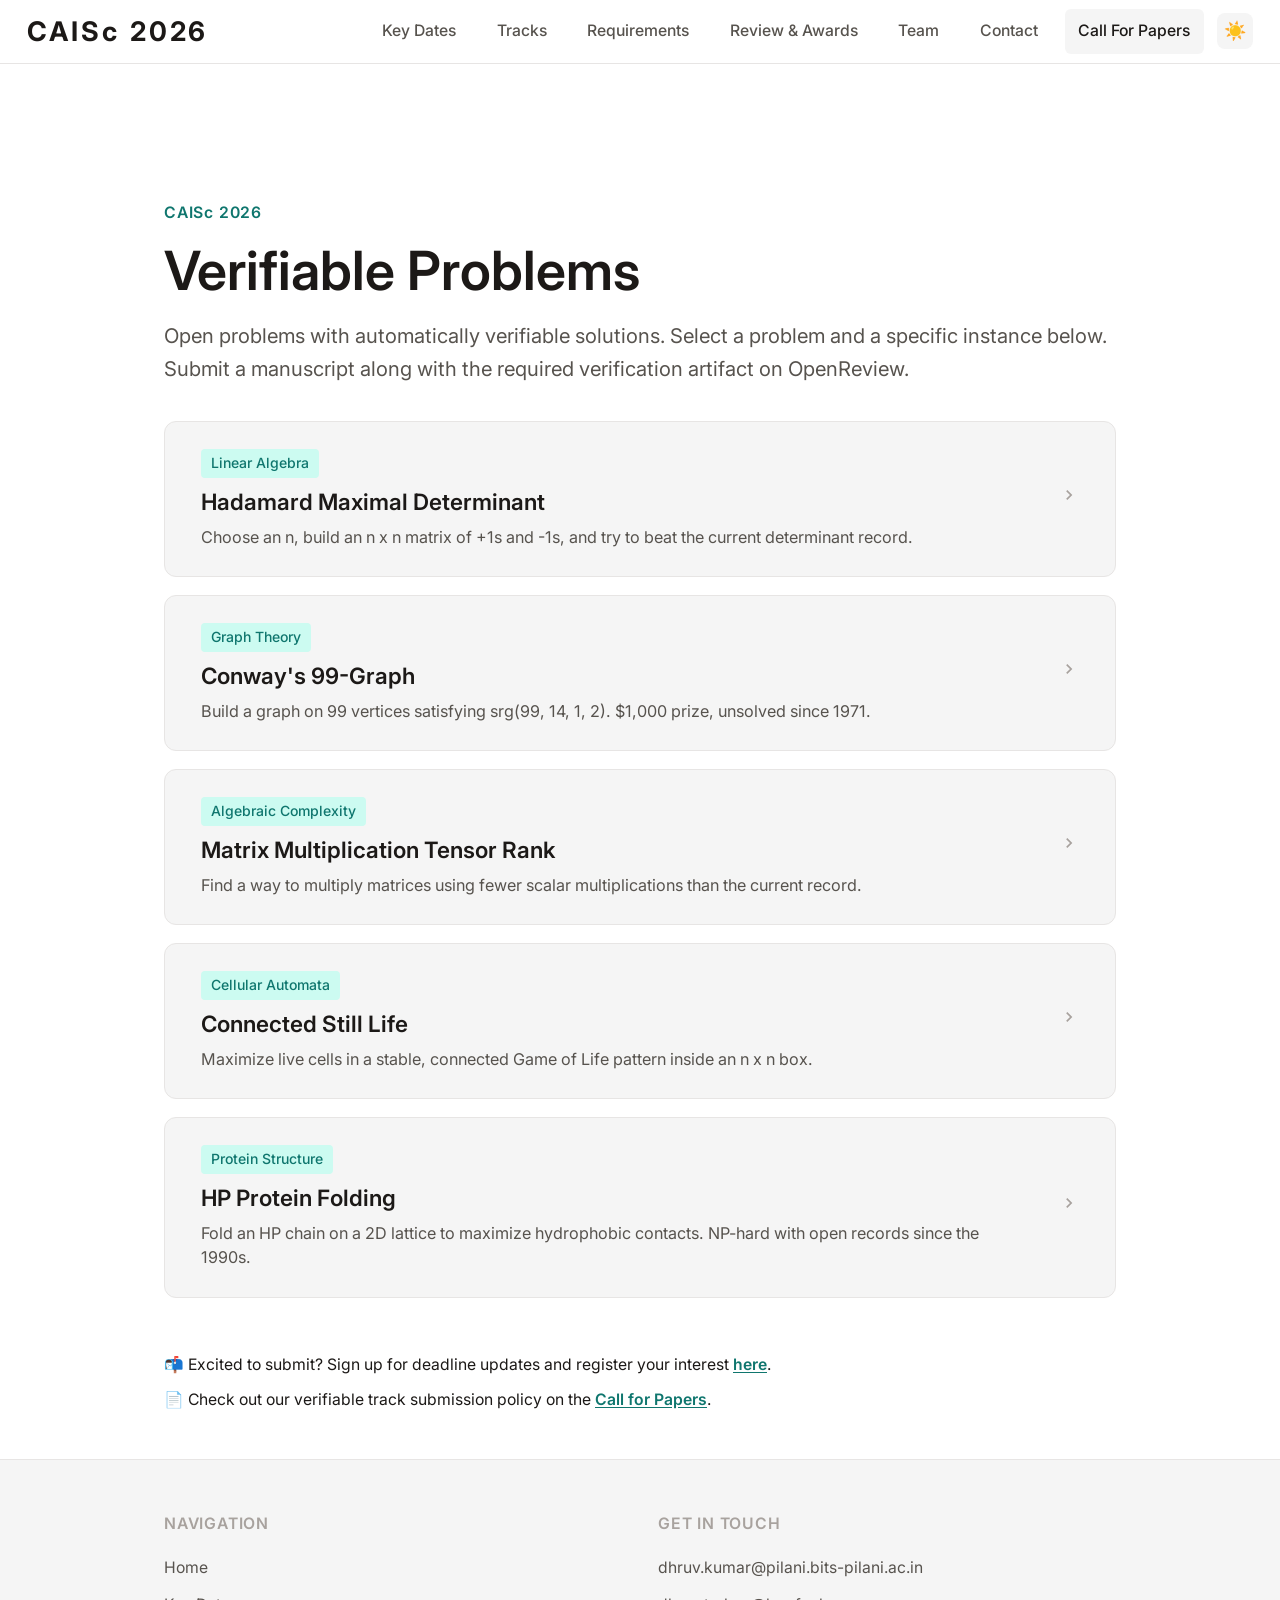
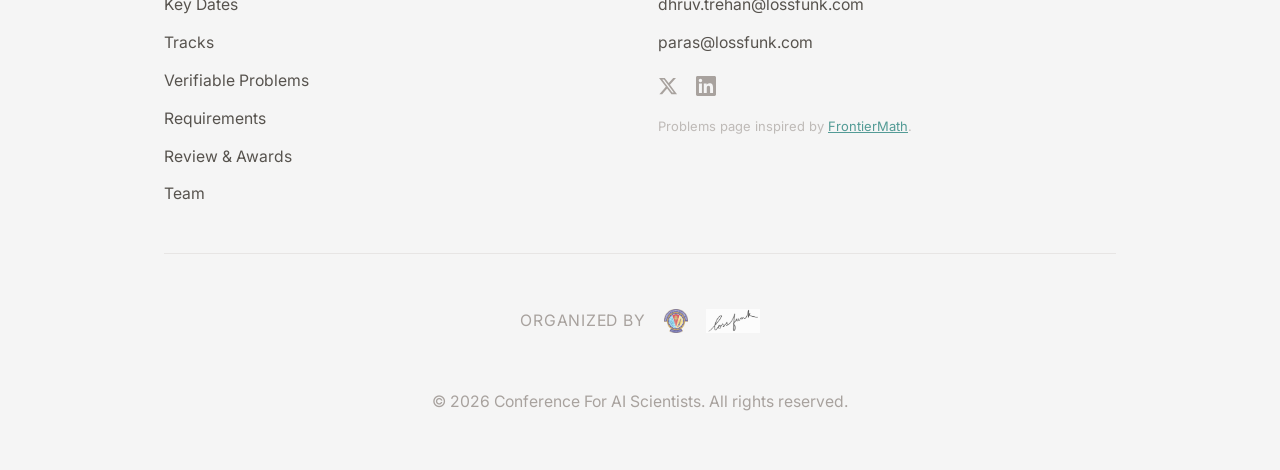
<file: problems/index.html>
<!DOCTYPE html>
<html lang="en" data-theme="light">
<head>
    <meta charset="UTF-8">
    <meta name="viewport" content="width=device-width, initial-scale=1.0">
    <link rel="icon" href="../assets/logos/favicon.svg" type="image/svg+xml">
    <title>Verifiable Problems | CAISc 2026</title>
    <meta name="description" content="Open problems with automatically verifiable solutions for CAISc 2026.">

    <meta property="og:title" content="Verifiable Problems | CAISc 2026">
    <meta property="og:description" content="Open problems with automatically verifiable solutions for CAISc 2026.">
    <meta property="og:type" content="website">
    <meta property="og:image" content="https://caisc2026.github.io/assets/logos/ogimage_conf_website-2.png">

    <link rel="preconnect" href="https://fonts.googleapis.com">
    <link rel="preconnect" href="https://fonts.gstatic.com" crossorigin>
    <link href="https://fonts.googleapis.com/css2?family=Inter:wght@400;500;600;700&family=JetBrains+Mono:wght@400;500&display=swap" rel="stylesheet">

    <link rel="stylesheet" href="styles.css">
    <link rel="stylesheet" href="problems.css">
</head>
<body>
    <!-- Site Header -->
    <header class="site-header">
        <div class="header-left">
            <a href="../index.html" class="header-logo"><span>CAISc</span><span>2026</span></a>
        </div>
        <div class="header-right">
            <a href="../cfp.html#dates" class="header-link">Key Dates</a>
            <a href="../cfp.html#tracks" class="header-link">Tracks</a>
            <a href="../cfp.html#requirements" class="header-link">Requirements</a>
            <a href="../cfp.html#review" class="header-link">Review & Awards</a>
            <a href="../team.html" class="header-link">Team</a>
            <a href="../cfp.html#contact" class="header-link">Contact</a>
            <a href="../cfp.html" class="header-btn"><span>Call For Papers</span></a>
            <button class="nav-toggle" id="navToggle" aria-label="Toggle menu">
                <span></span><span></span><span></span>
            </button>
            <button id="theme-toggle" aria-label="Toggle dark mode">
                <span class="sun-icon">☀️</span>
                <span class="moon-icon">🌙</span>
            </button>
        </div>
    </header>

    <!-- Mobile Menu -->
    <nav class="mobile-menu" id="mobileMenu">
        <a href="../cfp.html#dates">Key Dates</a>
        <a href="../cfp.html#tracks">Tracks</a>
        <a href="../cfp.html#requirements">Requirements</a>
        <a href="../cfp.html#review">Review & Awards</a>
        <a href="../team.html">Team</a>
        <a href="../cfp.html#contact">Contact</a>
        <a href="../index.html">Home</a>
    </nav>

    <main>
        <!-- Hero (always visible) -->
        <section class="problems-hero">
            <p class="eyebrow">CAISc 2026</p>
            <h1>Verifiable Problems</h1>
            <p class="problems-hero__subtitle">
                Open problems with automatically verifiable solutions. Select a problem and a specific instance below. Submit a manuscript along with the required verification artifact on OpenReview.
            </p>
        </section>

        <!-- Dynamic content, populated by problems.js -->
        <div id="main-content">
            <div class="loading-state">Loading…</div>
        </div>

        <section class="problems-cta">
            <p>📬 Excited to submit? Sign up for deadline updates and register your interest <a href="https://forms.gle/gH3KjmMkKw41xzfc6" target="_blank" rel="noopener"><strong>here</strong></a>.</p>
            <p>📄 Check out our verifiable track submission policy on the <a href="../cfp.html#tracks"><strong>Call for Papers</strong></a>.</p>
        </section>
    </main>

    <!-- Footer -->
    <footer class="footer">
        <div class="footer__inner">
            <div class="footer__columns">
                <div class="footer__col">
                    <h4>Navigation</h4>
                    <ul class="footer__links">
                        <li><a href="../index.html">Home</a></li>
                        <li><a href="../cfp.html#dates">Key Dates</a></li>
                        <li><a href="../cfp.html#tracks">Tracks</a></li>
                        <li><a href="../verifiable-problems/">Verifiable Problems</a></li>
                        <li><a href="../cfp.html#requirements">Requirements</a></li>
                        <li><a href="../cfp.html#review">Review & Awards</a></li>
                        <li><a href="../team.html">Team</a></li>
                    </ul>
                </div>
                <div class="footer__col">
                    <h4>Get in Touch</h4>
                    <ul class="footer__emails">
                        <li><a href="mailto:dhruv.kumar@pilani.bits-pilani.ac.in">dhruv.kumar@pilani.bits-pilani.ac.in</a></li>
                        <li><a href="mailto:dhruv.trehan@lossfunk.com">dhruv.trehan@lossfunk.com</a></li>
                        <li><a href="mailto:paras@lossfunk.com">paras@lossfunk.com</a></li>
                    </ul>
                    <div class="footer__social">
                        <a href="https://twitter.com/lossfunk" target="_blank" rel="noopener" aria-label="Twitter">
                            <svg width="20" height="20" viewBox="0 0 24 24" fill="currentColor"><path d="M18.244 2.25h3.308l-7.227 8.26 8.502 11.24H16.17l-5.214-6.817L4.99 21.75H1.68l7.73-8.835L1.254 2.25H8.08l4.713 6.231zm-1.161 17.52h1.833L7.084 4.126H5.117z"/></svg>
                        </a>
                        <a href="https://linkedin.com/company/lossfunk" target="_blank" rel="noopener" aria-label="LinkedIn">
                            <svg width="20" height="20" viewBox="0 0 24 24" fill="currentColor"><path d="M20.447 20.452h-3.554v-5.569c0-1.328-.027-3.037-1.852-3.037-1.853 0-2.136 1.445-2.136 2.939v5.667H9.351V9h3.414v1.561h.046c.477-.9 1.637-1.85 3.37-1.85 3.601 0 4.267 2.37 4.267 5.455v6.286zM5.337 7.433c-1.144 0-2.063-.926-2.063-2.065 0-1.138.92-2.063 2.063-2.063 1.14 0 2.064.925 2.064 2.063 0 1.139-.925 2.065-2.064 2.065zm1.782 13.019H3.555V9h3.564v11.452zM22.225 0H1.771C.792 0 0 .774 0 1.729v20.542C0 23.227.792 24 1.771 24h20.451C23.2 24 24 23.227 24 22.271V1.729C24 .774 23.2 0 22.222 0h.003z"/></svg>
                        </a>
                    </div>
                    <p class="footer__credit">Problems page inspired by <a href="https://epoch.ai/frontiermath" target="_blank" rel="noopener">FrontierMath</a>.</p>
                </div>
            </div>
            <div class="footer__organized-by">
                <span>Organized by</span>
                <div class="footer__org-logos">
                    <a href="https://www.bits-pilani.ac.in/" target="_blank" rel="noopener">
                        <img src="../assets/logos/BITS_Pilani-Logo.svg.png" alt="BITS Pilani" class="footer__org-logo">
                    </a>
                    <a href="https://lossfunk.com/" target="_blank" rel="noopener">
                        <img src="../assets/logos/lossfunk-logo.jpg" alt="Lossfunk" class="footer__org-logo footer__org-logo--invert">
                    </a>
                </div>
            </div>
            <p class="footer__copyright">&copy; 2026 Conference For AI Scientists. All rights reserved.</p>
        </div>
    </footer>

    <script>
        // Dark mode + mobile menu (same pattern as rest of site)
        const themeToggle = document.getElementById('theme-toggle');
        const html = document.documentElement;
        const savedTheme = localStorage.getItem('theme');
        if (savedTheme) {
            html.setAttribute('data-theme', savedTheme);
        } else if (window.matchMedia('(prefers-color-scheme: dark)').matches) {
            html.setAttribute('data-theme', 'dark');
        }
        themeToggle.addEventListener('click', () => {
            const next = html.getAttribute('data-theme') === 'dark' ? 'light' : 'dark';
            html.setAttribute('data-theme', next);
            localStorage.setItem('theme', next);
        });

        const navToggle = document.getElementById('navToggle');
        const mobileMenu = document.getElementById('mobileMenu');
        navToggle.addEventListener('click', () => mobileMenu.classList.toggle('active'));
        mobileMenu.querySelectorAll('a').forEach(a =>
            a.addEventListener('click', () => mobileMenu.classList.remove('active'))
        );
    </script>
    <script src="problems.js"></script>
</body>
</html>
</file>
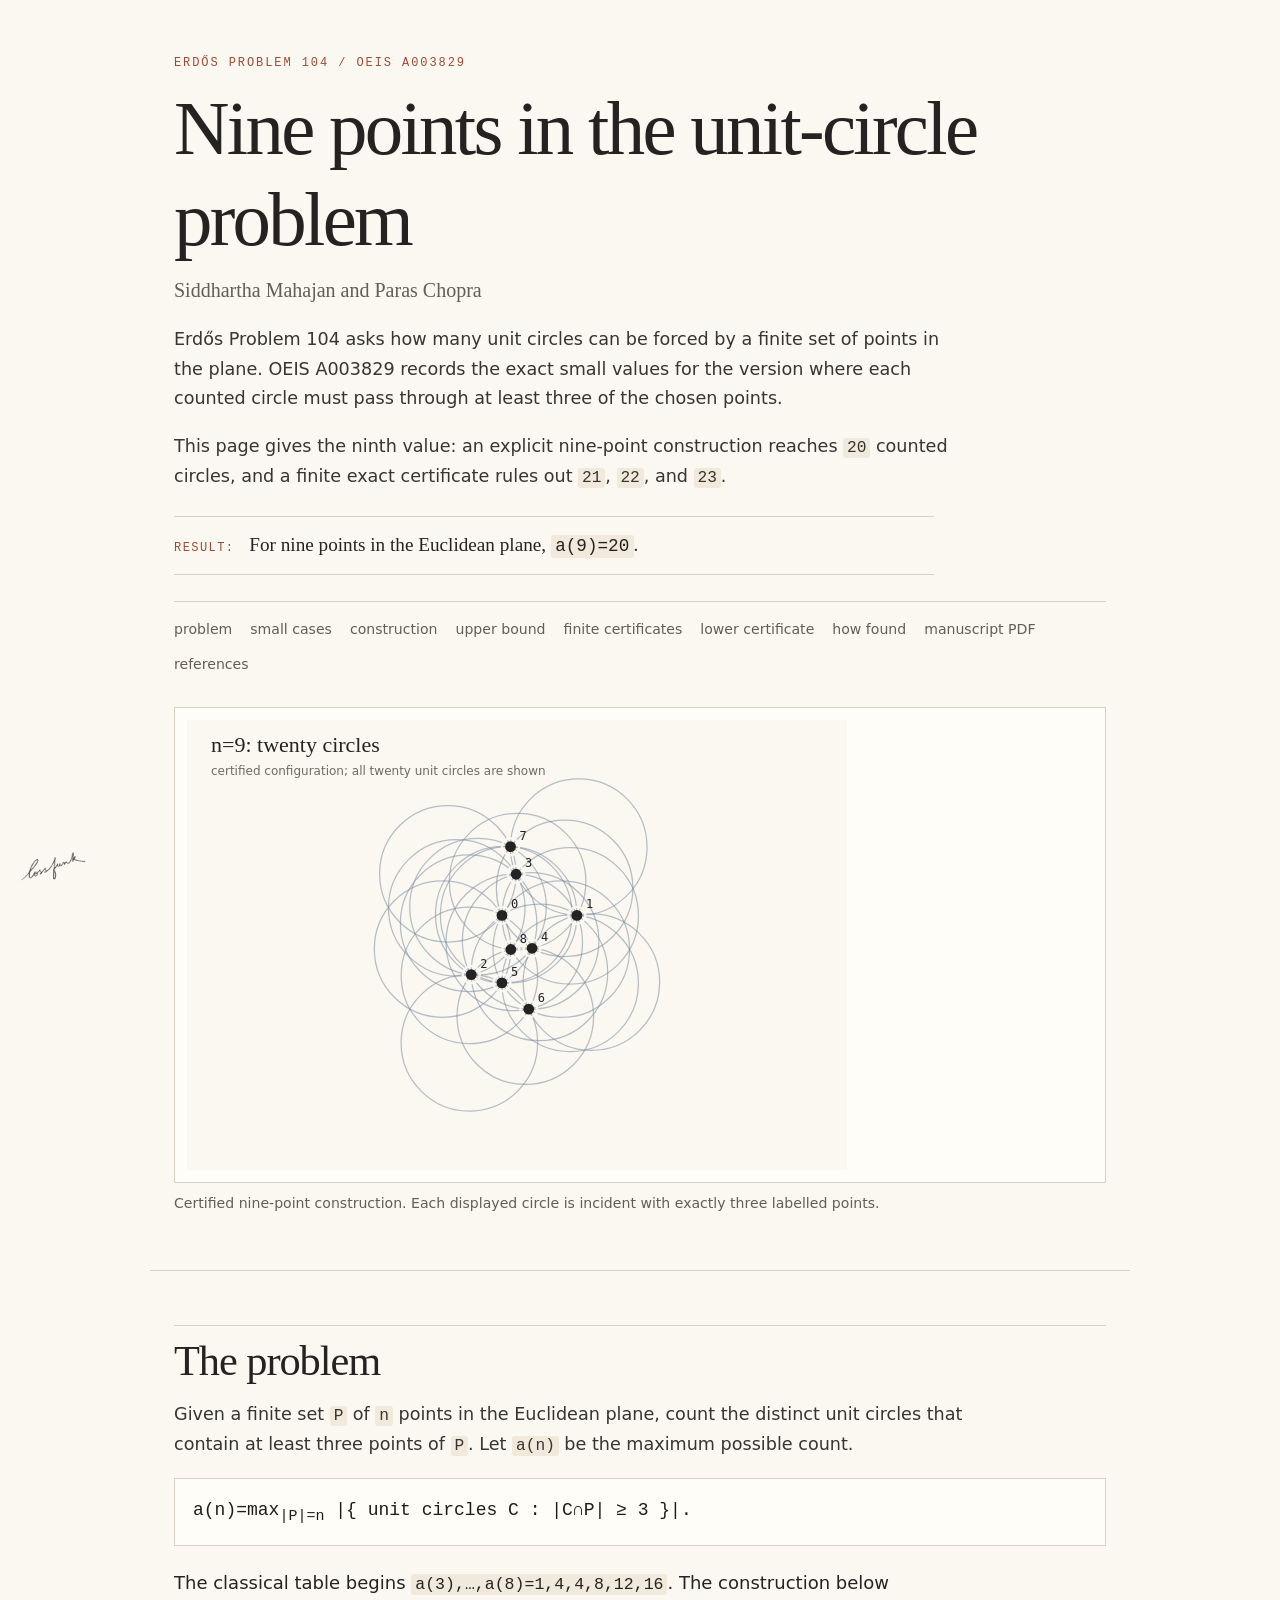
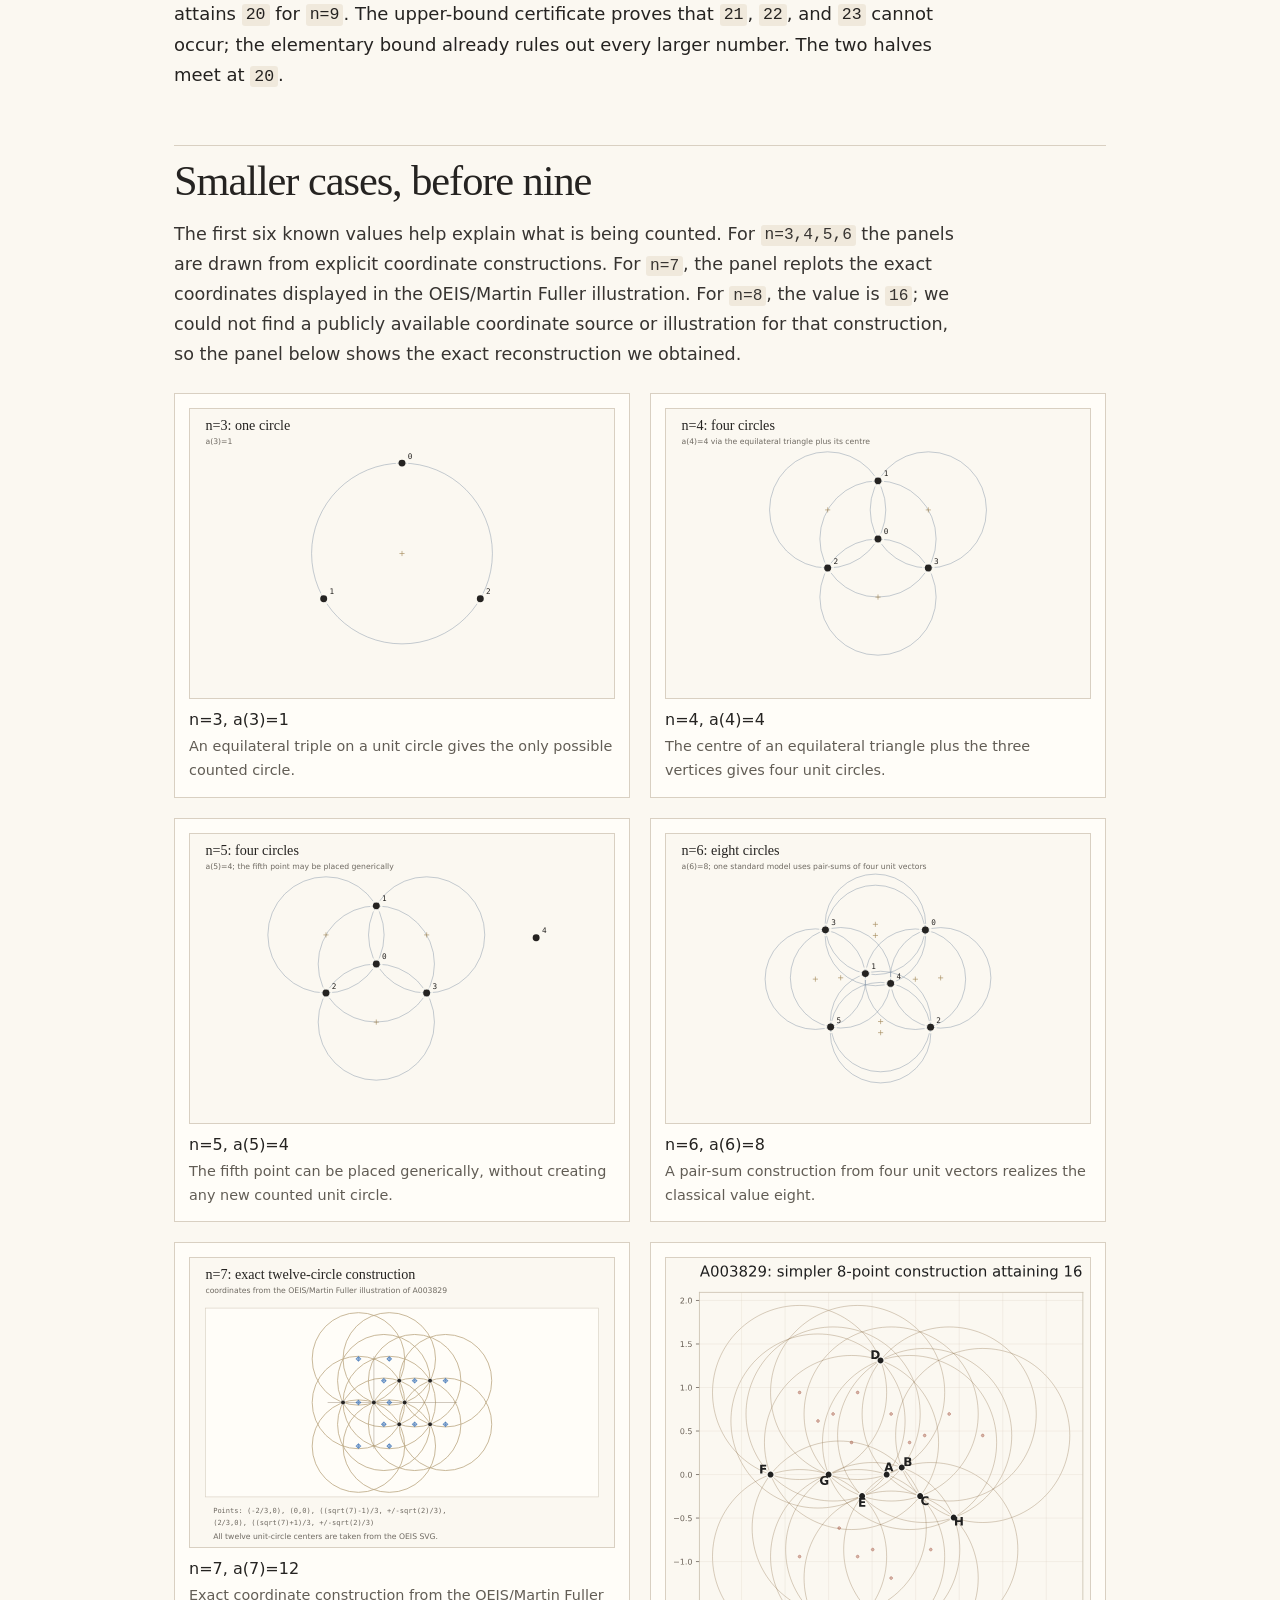
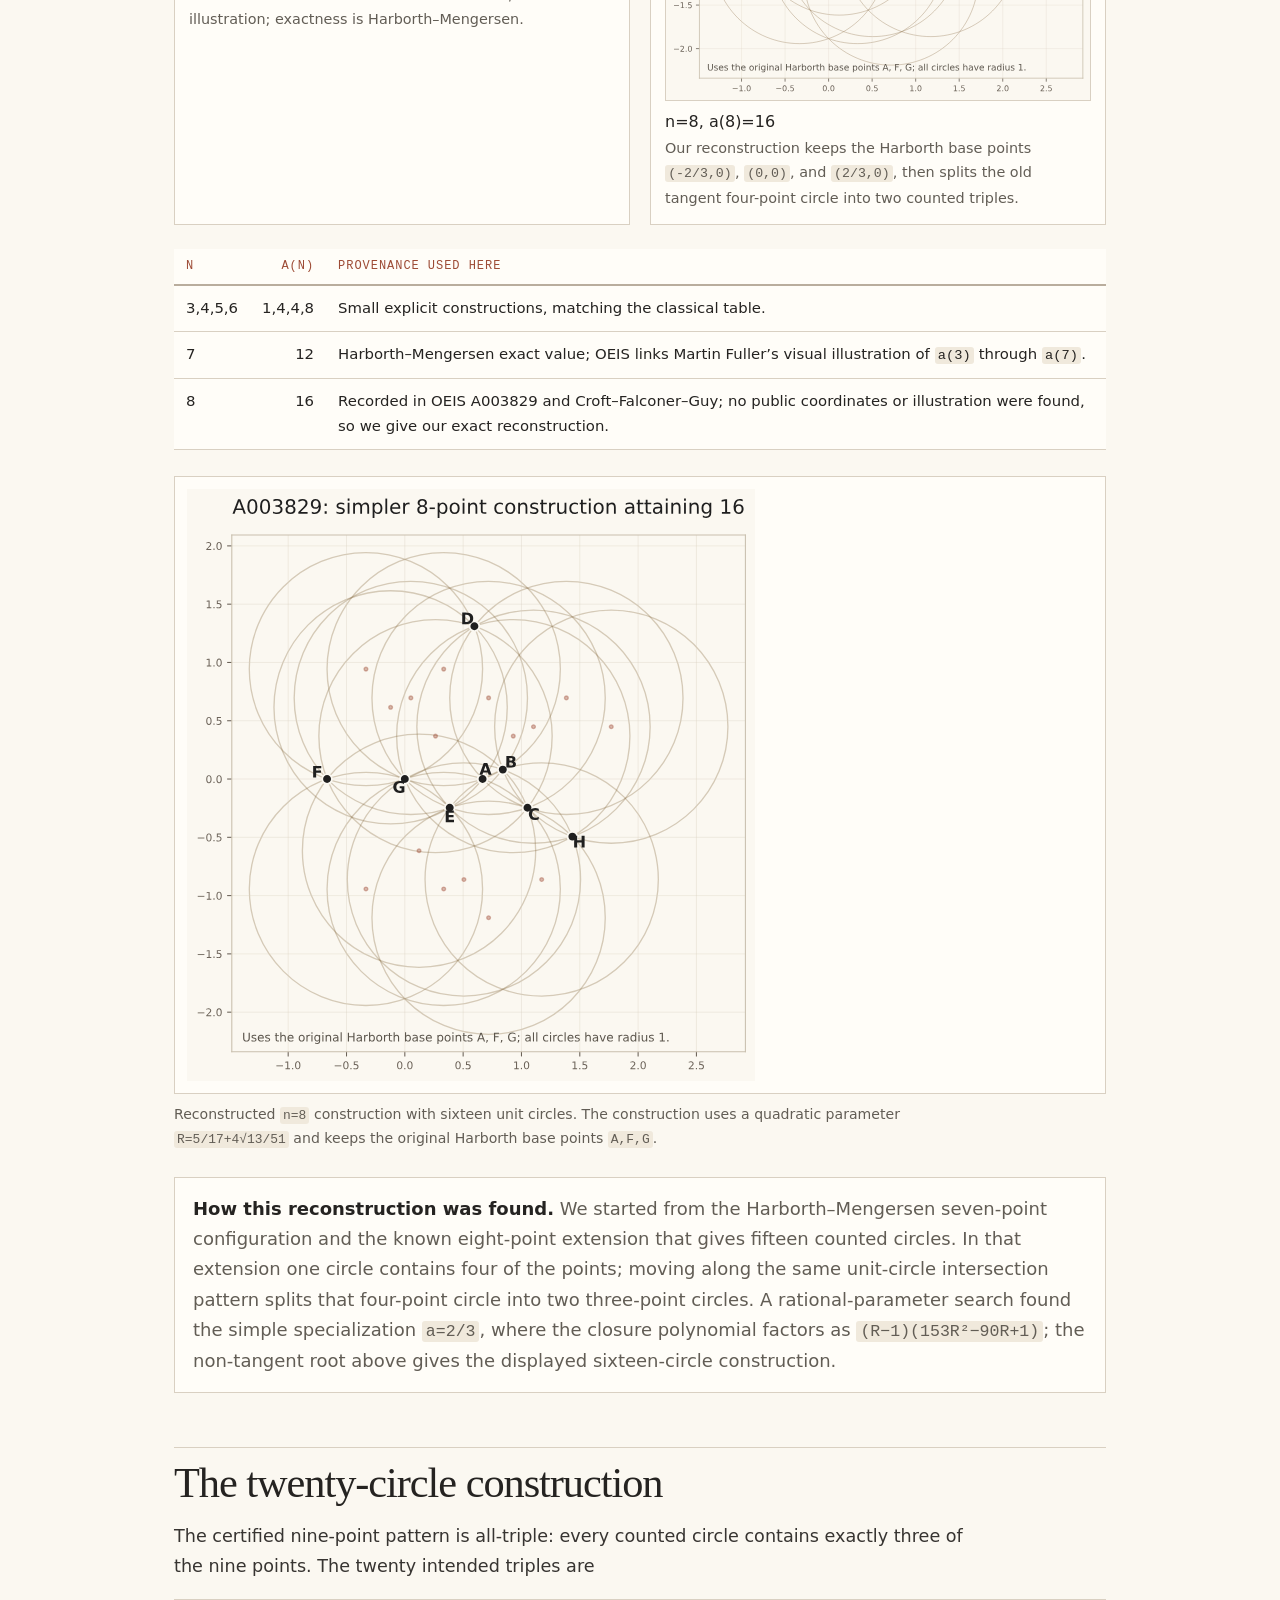
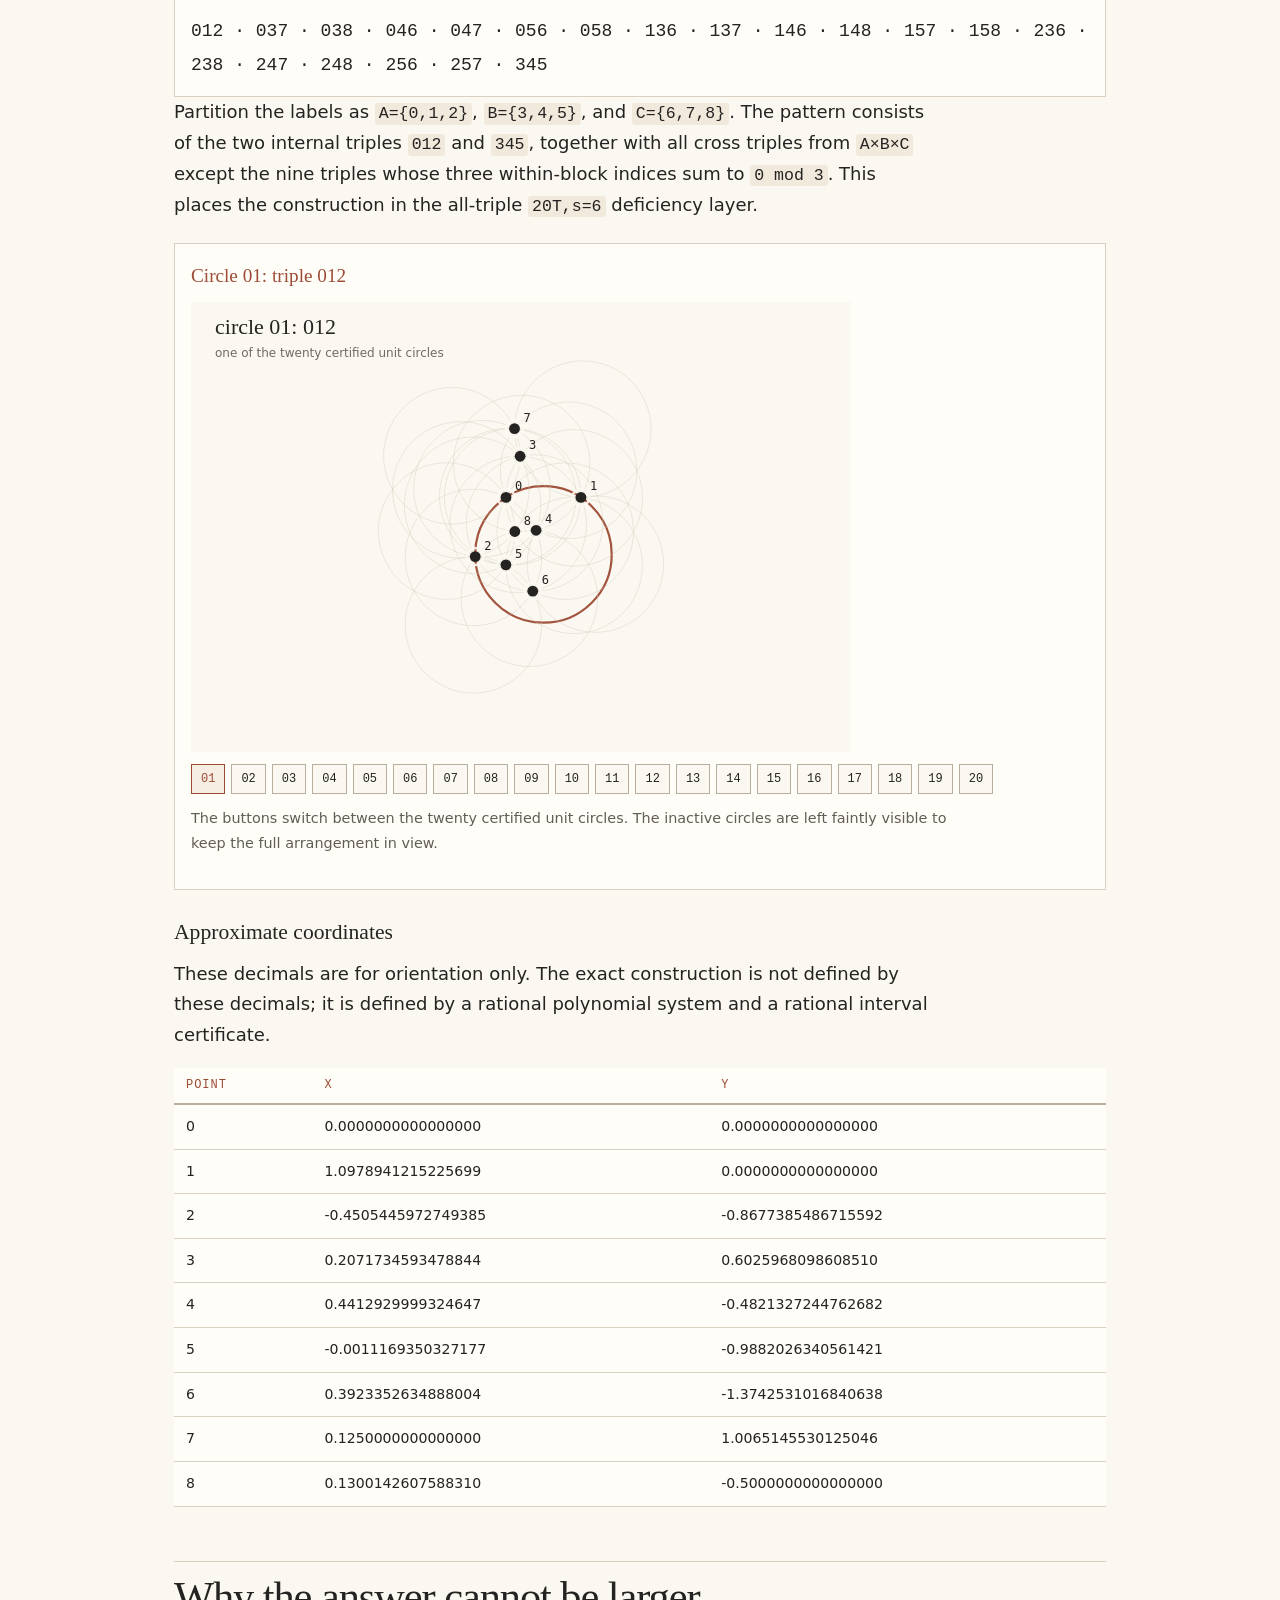
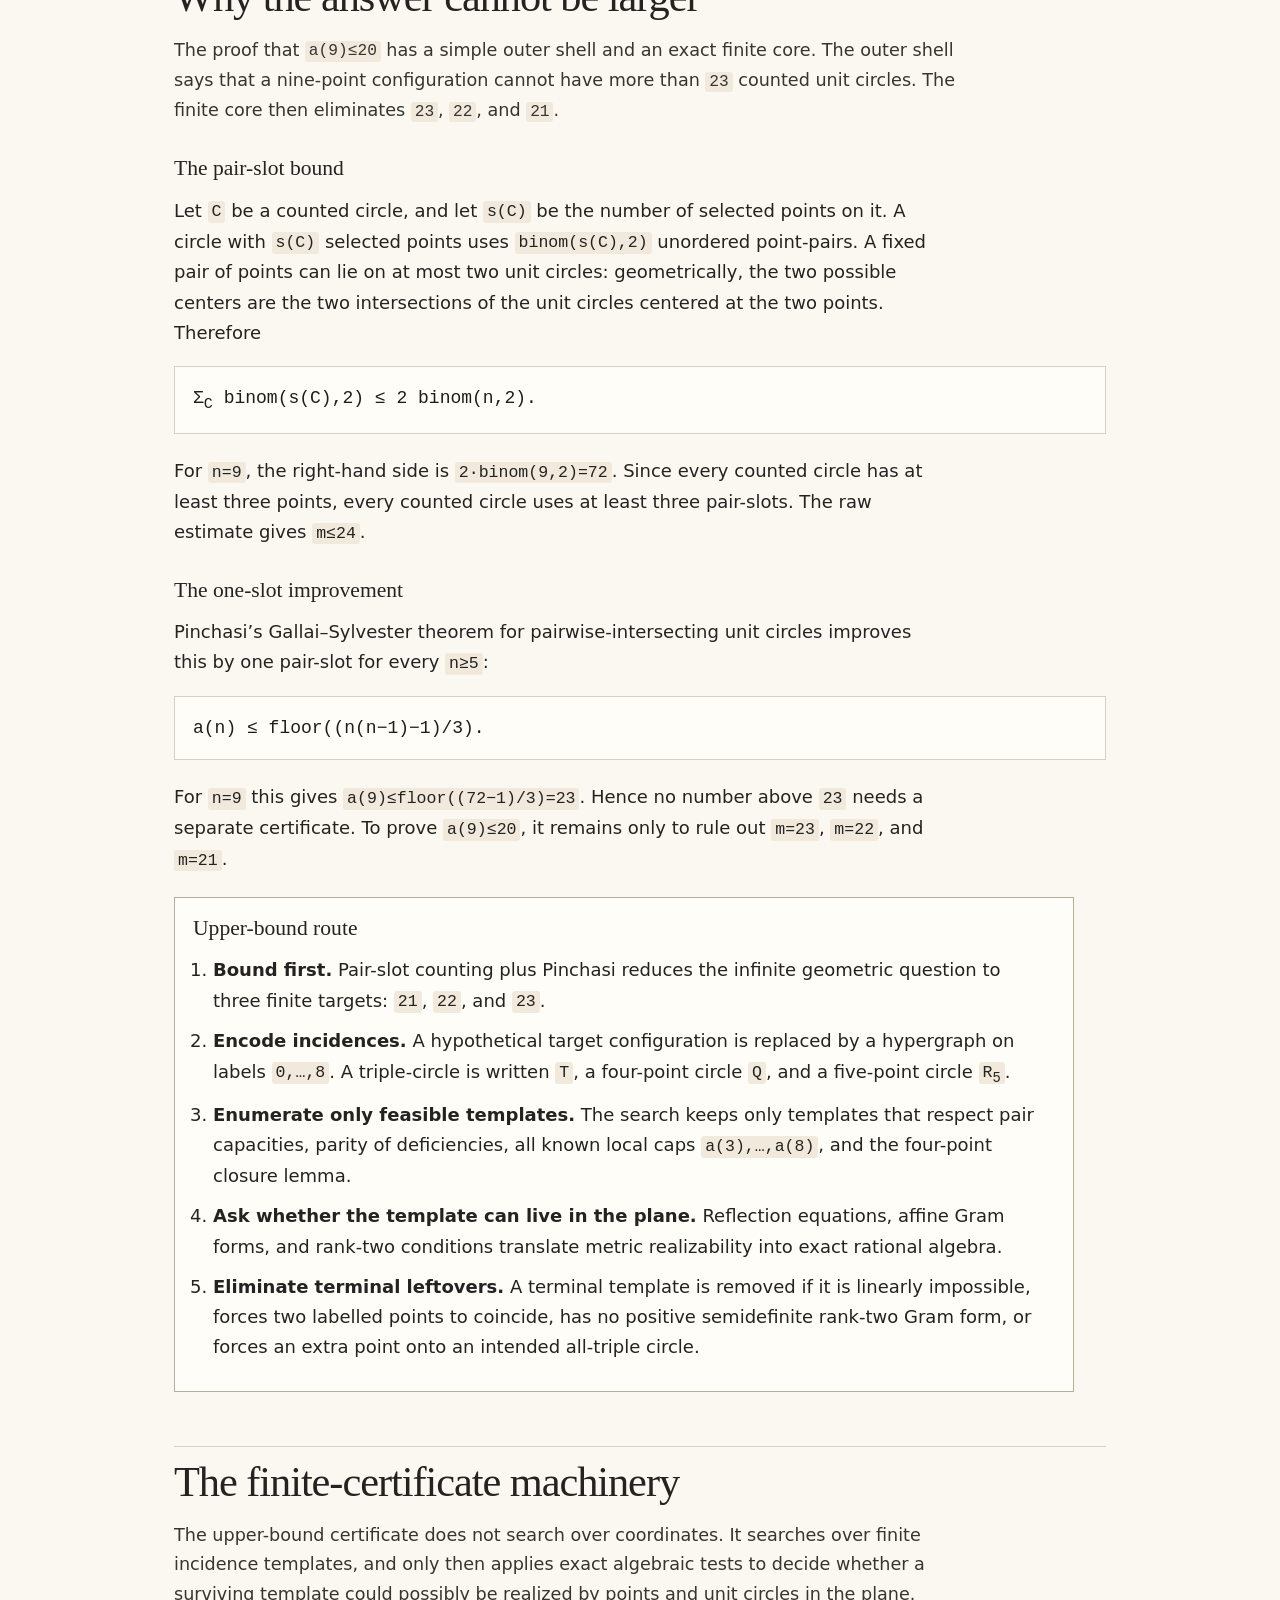
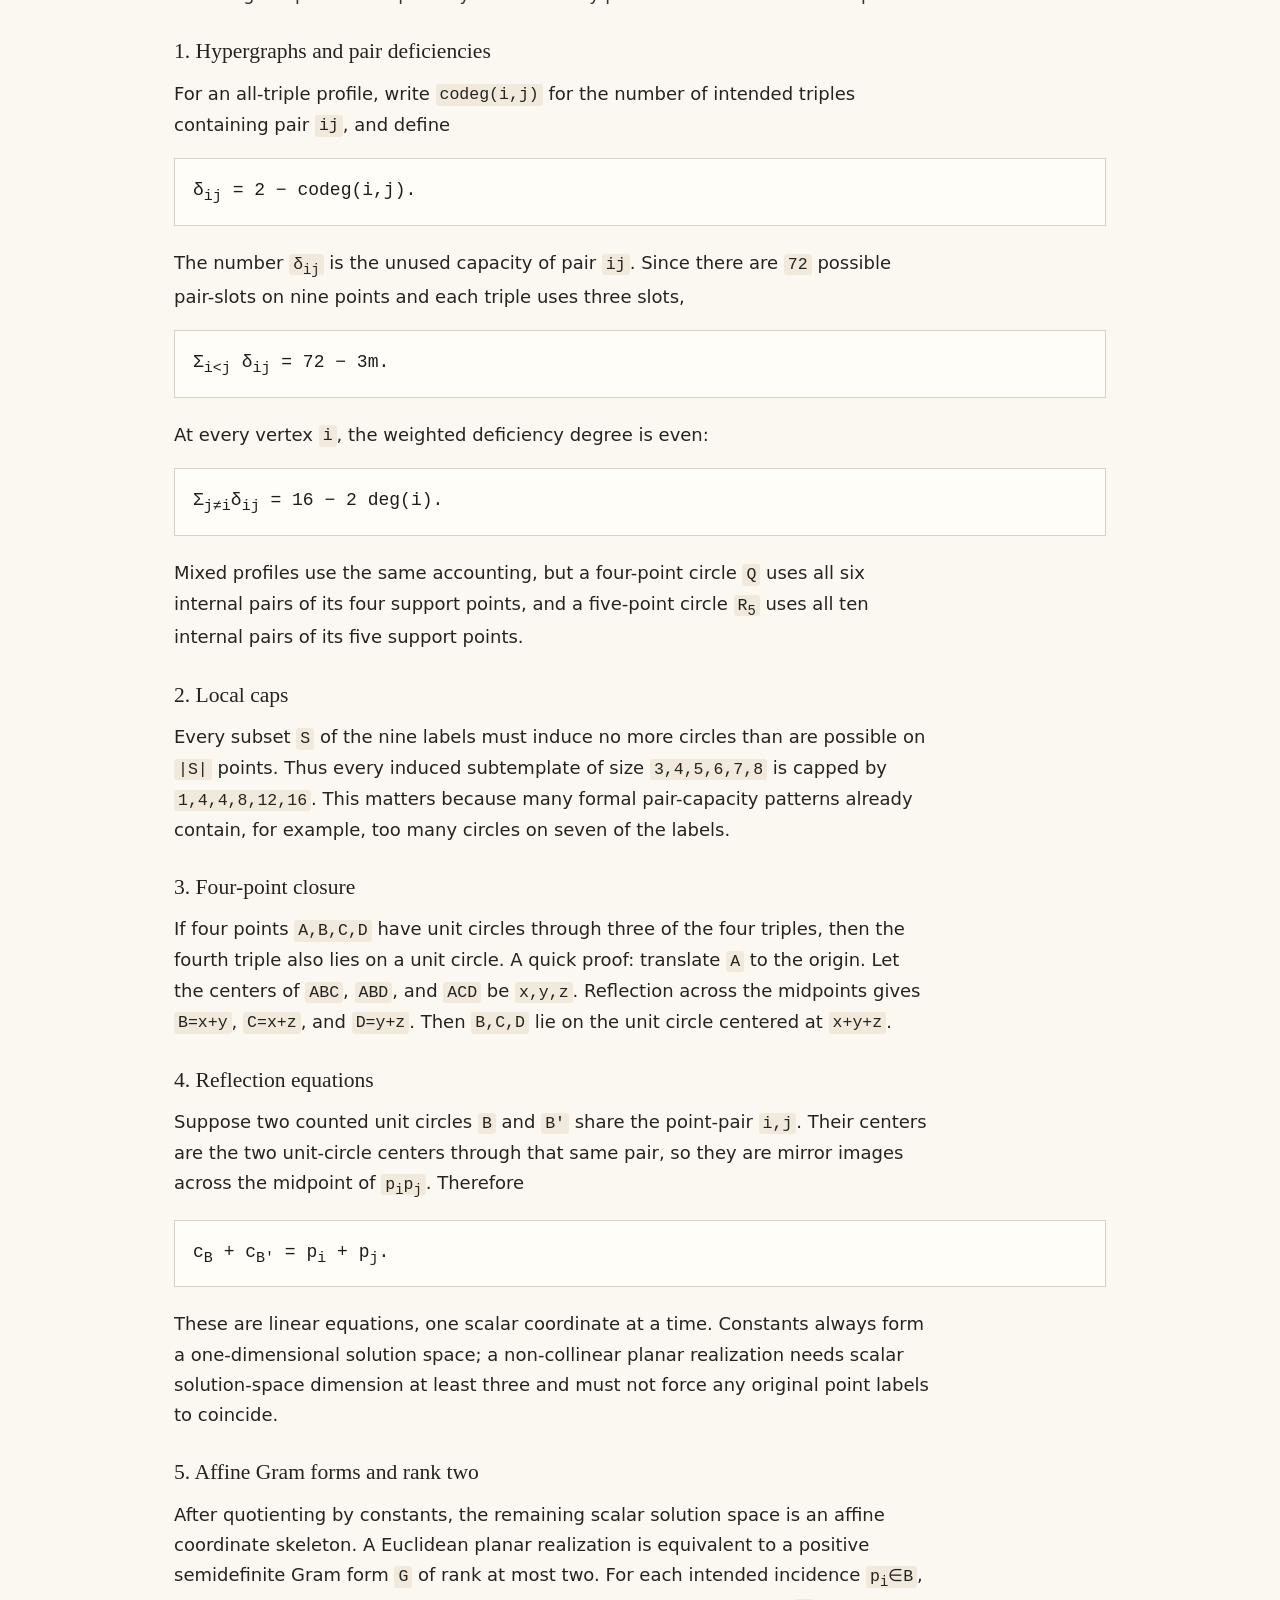
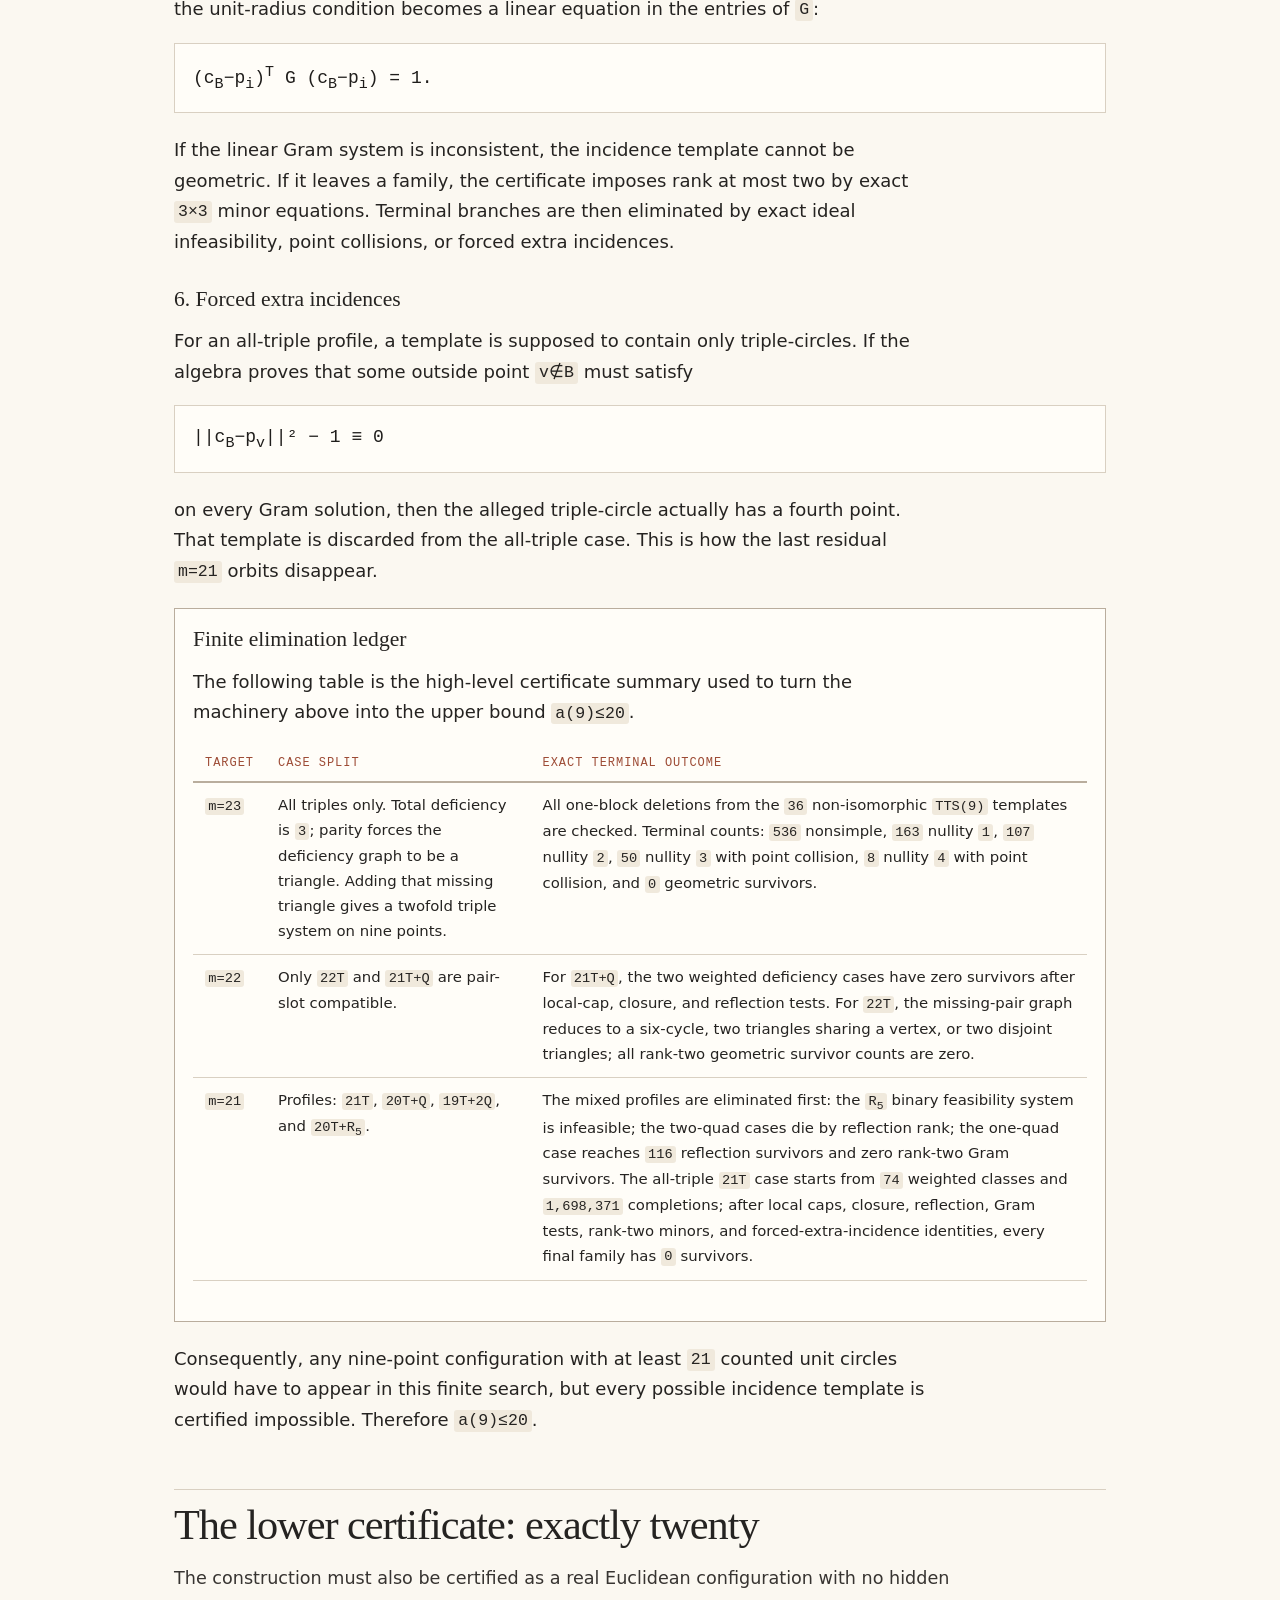
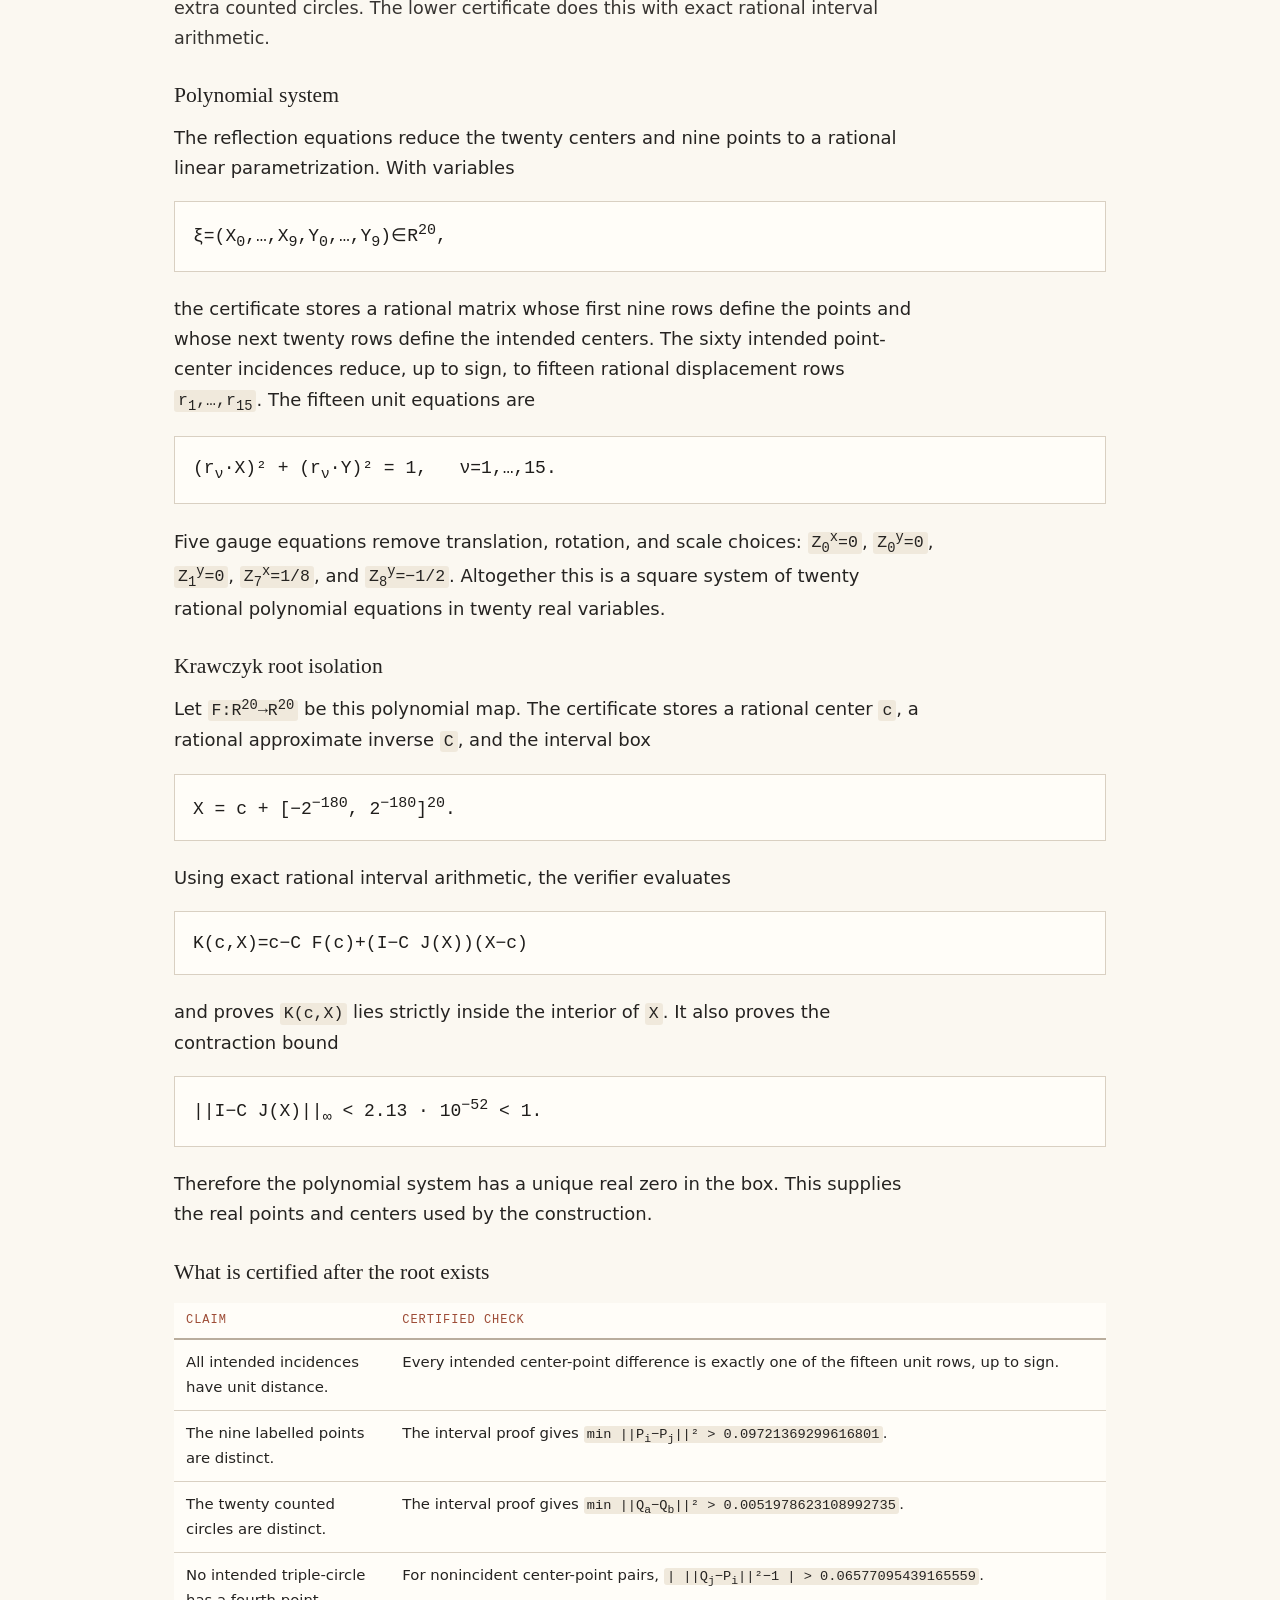
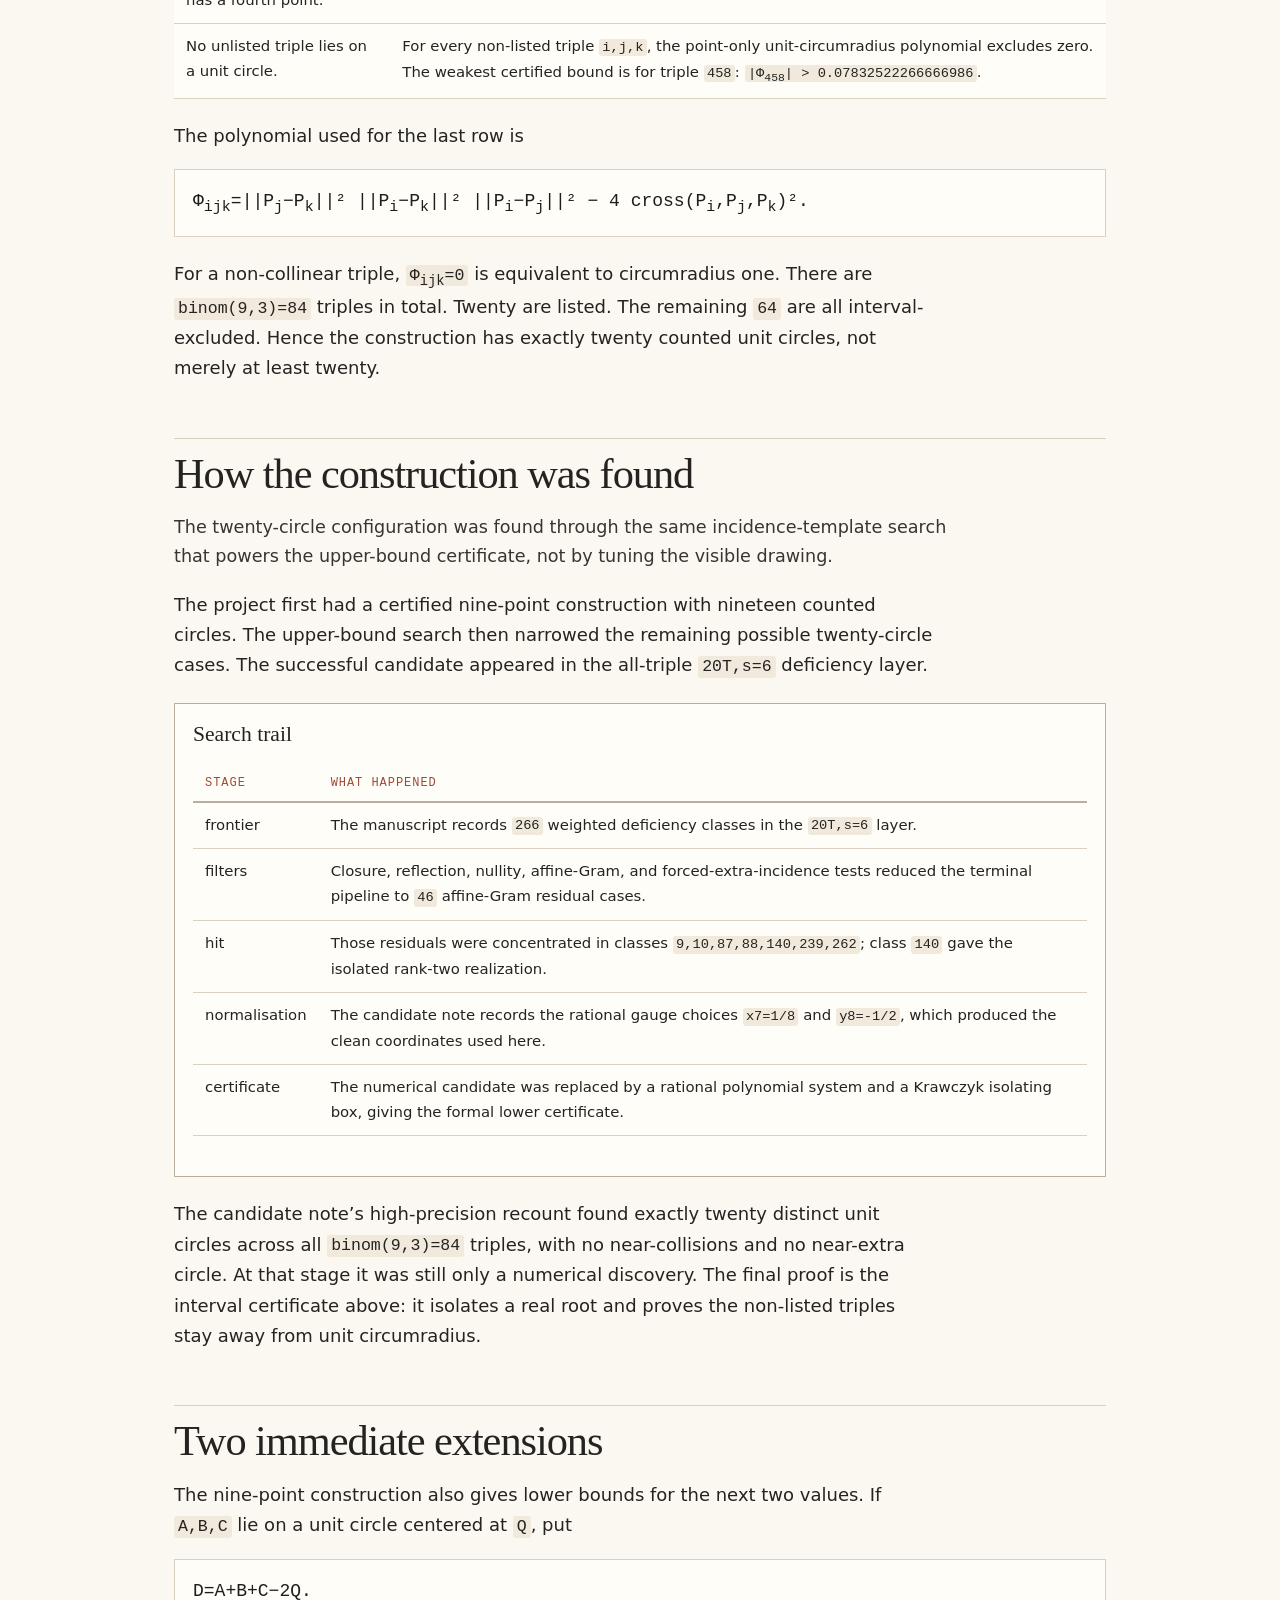
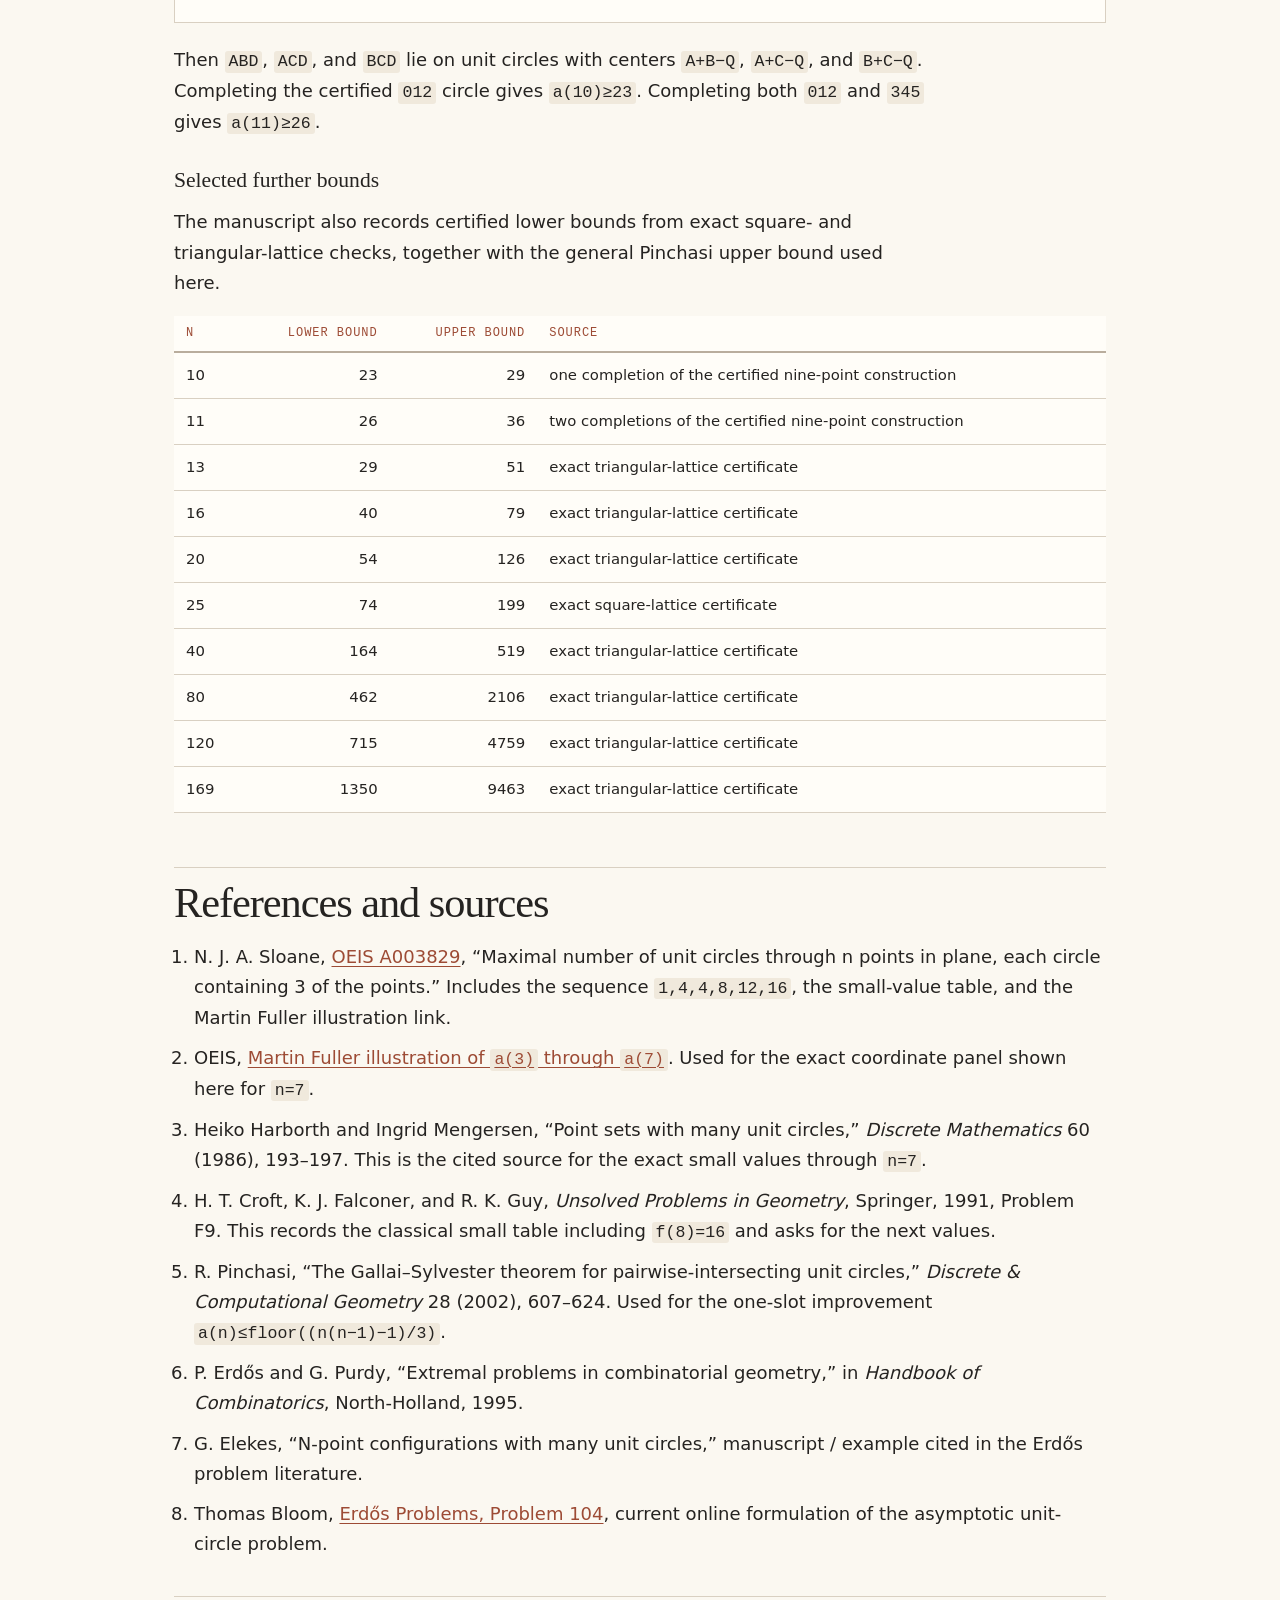
<file: math/a003829-unit-circles/index.html>
<!doctype html>
<html lang="en">
<head>
<meta charset="utf-8">
<meta name="viewport" content="width=device-width, initial-scale=1">
<title>Nine Points in the Unit-Circle Problem</title>
<meta name="description" content="A self-contained mathematical-blog visualisation of the n=9 value of OEIS A003829 and its connection with Erdős Problem 104.">
<link rel="stylesheet" href="assets/css/styles.css">
  <link rel="canonical" href="https://siddhartha-mahajan.github.io/math/a003829-unit-circles/">
  <link rel="icon" href="/favicon.ico" sizes="48x48">
  <link rel="icon" href="/favicon.svg" type="image/svg+xml">
  <link rel="apple-touch-icon" href="/favicon-192.png">
  <meta property="og:type" content="article">
  <meta property="og:site_name" content="Siddhartha Mahajan">
  <meta property="og:title" content="Nine Points in the Unit-Circle Problem">
  <meta property="og:description" content="A self-contained mathematical-blog visualisation of the n=9 value of OEIS A003829 and its connection with Erdős Problem 104.">
  <meta property="og:url" content="https://siddhartha-mahajan.github.io/math/a003829-unit-circles/">
  <meta property="og:image" content="https://siddhartha-mahajan.github.io/assets/og-card.png">
  <meta property="og:image:width" content="1200">
  <meta property="og:image:height" content="630">
  <meta property="og:image:alt" content="Siddhartha Mahajan, Software Engineer &amp; AI Researcher">
  <meta name="twitter:card" content="summary_large_image">
  <meta name="twitter:image" content="https://siddhartha-mahajan.github.io/assets/og-card.png">
</head>
<body>
<img class="lossfunk-mark" src="assets/images/lossfunk-no-bg.png" alt="Lossfunk">
<header class="site-header">
  <div class="topline">Erdős Problem 104 / OEIS A003829</div>
  <div class="title-row">
    <h1>Nine points in the unit-circle problem</h1>
  </div>
  <p class="byline">Siddhartha Mahajan and Paras Chopra</p>
  <p class="lead">Erdős Problem 104 asks how many unit circles can be forced by a finite set of points in the plane. OEIS A003829 records the exact small values for the version where each counted circle must pass through at least three of the chosen points.</p>
  <p class="lead">This page gives the ninth value: an explicit nine-point construction reaches <code>20</code> counted circles, and a finite exact certificate rules out <code>21</code>, <code>22</code>, and <code>23</code>.</p>
  <p class="result-line"><span>Result:</span> For nine points in the Euclidean plane, <code>a(9)=20</code>.</p>
  <nav class="article-nav" aria-label="Article sections">
    <a href="#problem">problem</a>
    <a href="#small-cases">small cases</a>
    <a href="#construction">construction</a>
    <a href="#upper-bound">upper bound</a>
    <a href="#finite-certificates">finite certificates</a>
    <a href="#lower-certificate">lower certificate</a>
    <a href="#discovery">how found</a>
    <a href="assets/manuscript/a003829_final_manuscript.pdf">manuscript PDF</a>
    <a href="#references">references</a>
  </nav>
  <figure class="hero-figure">
    <div class="figure-frame"><img src="assets/figures/n9_all.svg" alt="Certified nine-point construction with counted unit circles"></div>
    <figcaption>Certified nine-point construction. Each displayed circle is incident with exactly three labelled points.</figcaption>
  </figure>
</header>

<main>
<section id="problem">
  <h2>The problem</h2>
  <p class="lead">Given a finite set <code>P</code> of <code>n</code> points in the Euclidean plane, count the distinct unit circles that contain at least three points of <code>P</code>. Let <code>a(n)</code> be the maximum possible count.</p>
  <div class="formula">a(n)=max<sub>|P|=n</sub> |&#123; unit circles C : |C∩P| ≥ 3 &#125;|.</div>
  <p>The classical table begins <code>a(3),…,a(8)=1,4,4,8,12,16</code>. The construction below attains <code>20</code> for <code>n=9</code>. The upper-bound certificate proves that <code>21</code>, <code>22</code>, and <code>23</code> cannot occur; the elementary bound already rules out every larger number. The two halves meet at <code>20</code>.</p>
</section>

<section id="small-cases">
  <h2>Smaller cases, before nine</h2>
  <p class="lead">The first six known values help explain what is being counted. For <code>n=3,4,5,6</code> the panels are drawn from explicit coordinate constructions. For <code>n=7</code>, the panel replots the exact coordinates displayed in the OEIS/Martin Fuller illustration. For <code>n=8</code>, the value is <code>16</code>; we could not find a publicly available coordinate source or illustration for that construction, so the panel below shows the exact reconstruction we obtained.</p>
  <div class="case-grid">

    <article class="case">
      <img src="assets/figures/n3.svg" alt="Visualization for n=3, a(3)=1">
      <h3>n=3, a(3)=1</h3>
      <p>An equilateral triple on a unit circle gives the only possible counted circle.</p>
    </article>

    <article class="case">
      <img src="assets/figures/n4.svg" alt="Visualization for n=4, a(4)=4">
      <h3>n=4, a(4)=4</h3>
      <p>The centre of an equilateral triangle plus the three vertices gives four unit circles.</p>
    </article>

    <article class="case">
      <img src="assets/figures/n5.svg" alt="Visualization for n=5, a(5)=4">
      <h3>n=5, a(5)=4</h3>
      <p>The fifth point can be placed generically, without creating any new counted unit circle.</p>
    </article>

    <article class="case">
      <img src="assets/figures/n6.svg" alt="Visualization for n=6, a(6)=8">
      <h3>n=6, a(6)=8</h3>
      <p>A pair-sum construction from four unit vectors realizes the classical value eight.</p>
    </article>

    <article class="case">
      <img src="assets/figures/n7.svg" alt="Visualization for n=7, a(7)=12">
      <h3>n=7, a(7)=12</h3>
      <p>Exact coordinate construction from the OEIS/Martin Fuller illustration; exactness is Harborth–Mengersen.</p>
    </article>

    <article class="case">
      <img src="assets/figures/n8_16_original_base.svg" alt="Reconstructed visualization for n=8, a(8)=16">
      <h3>n=8, a(8)=16</h3>
      <p>Our reconstruction keeps the Harborth base points <code>(-2/3,0)</code>, <code>(0,0)</code>, and <code>(2/3,0)</code>, then splits the old tangent four-point circle into two counted triples.</p>
    </article>
  </div>
  <div class="table-wrap">
    <table>
      <thead><tr><th>n</th><th class="num">a(n)</th><th>provenance used here</th></tr></thead>
      <tbody>
        <tr><td>3,4,5,6</td><td class="num">1,4,4,8</td><td>Small explicit constructions, matching the classical table.</td></tr>
        <tr><td>7</td><td class="num">12</td><td>Harborth–Mengersen exact value; OEIS links Martin Fuller’s visual illustration of <code>a(3)</code> through <code>a(7)</code>.</td></tr>
        <tr><td>8</td><td class="num">16</td><td>Recorded in OEIS A003829 and Croft–Falconer–Guy; no public coordinates or illustration were found, so we give our exact reconstruction.</td></tr>
      </tbody>
    </table>
  </div>
  <figure class="wide-figure">
    <div class="figure-frame"><img src="assets/figures/n8_16_original_base.svg" alt="Reconstructed eight-point construction with sixteen unit circles"></div>
    <figcaption>Reconstructed <code>n=8</code> construction with sixteen unit circles. The construction uses a quadratic parameter <code>R=5/17+4√13/51</code> and keeps the original Harborth base points <code>A,F,G</code>.</figcaption>
  </figure>
  <div class="note">
    <strong>How this reconstruction was found.</strong>
    We started from the Harborth–Mengersen seven-point configuration and the known eight-point extension that gives fifteen counted circles. In that extension one circle contains four of the points; moving along the same unit-circle intersection pattern splits that four-point circle into two three-point circles. A rational-parameter search found the simple specialization <code>a=2/3</code>, where the closure polynomial factors as <code>(R−1)(153R²−90R+1)</code>; the non-tangent root above gives the displayed sixteen-circle construction.
  </div>
</section>

<section id="construction">
  <h2>The twenty-circle construction</h2>
  <p class="lead">The certified nine-point pattern is all-triple: every counted circle contains exactly three of the nine points. The twenty intended triples are</p>
  <div class="triples">012 · 037 · 038 · 046 · 047 · 056 · 058 · 136 · 137 · 146 · 148 · 157 · 158 · 236 · 238 · 247 · 248 · 256 · 257 · 345</div>
  <p>Partition the labels as <code>A=&#123;0,1,2&#125;</code>, <code>B=&#123;3,4,5&#125;</code>, and <code>C=&#123;6,7,8&#125;</code>. The pattern consists of the two internal triples <code>012</code> and <code>345</code>, together with all cross triples from <code>A×B×C</code> except the nine triples whose three within-block indices sum to <code>0 mod 3</code>. This places the construction in the all-triple <code>20T,s=6</code> deficiency layer.</p>
  <div class="interactive">
    <div id="selected-circle-title" class="selected-circle-title">Circle 01: triple 012</div>
    <img id="selected-circle-image" src="assets/figures/n9_01.svg" alt="Highlighted circle 01">
    <div class="circle-buttons" aria-label="Select a certified circle">
      <button type="button" data-circle-button>01</button>
<button type="button" data-circle-button>02</button>
<button type="button" data-circle-button>03</button>
<button type="button" data-circle-button>04</button>
<button type="button" data-circle-button>05</button>
<button type="button" data-circle-button>06</button>
<button type="button" data-circle-button>07</button>
<button type="button" data-circle-button>08</button>
<button type="button" data-circle-button>09</button>
<button type="button" data-circle-button>10</button>
<button type="button" data-circle-button>11</button>
<button type="button" data-circle-button>12</button>
<button type="button" data-circle-button>13</button>
<button type="button" data-circle-button>14</button>
<button type="button" data-circle-button>15</button>
<button type="button" data-circle-button>16</button>
<button type="button" data-circle-button>17</button>
<button type="button" data-circle-button>18</button>
<button type="button" data-circle-button>19</button>
<button type="button" data-circle-button>20</button>
    </div>
    <p class="small">The buttons switch between the twenty certified unit circles. The inactive circles are left faintly visible to keep the full arrangement in view.</p>
  </div>
  <h3>Approximate coordinates</h3>
  <p>These decimals are for orientation only. The exact construction is not defined by these decimals; it is defined by a rational polynomial system and a rational interval certificate.</p>
  <div class="table-wrap">
    <table class="coords"><thead><tr><th>point</th><th>x</th><th>y</th></tr></thead><tbody>
<tr><td>0</td><td>0.0000000000000000</td><td>0.0000000000000000</td></tr>
<tr><td>1</td><td>1.0978941215225699</td><td>0.0000000000000000</td></tr>
<tr><td>2</td><td>-0.4505445972749385</td><td>-0.8677385486715592</td></tr>
<tr><td>3</td><td>0.2071734593478844</td><td>0.6025968098608510</td></tr>
<tr><td>4</td><td>0.4412929999324647</td><td>-0.4821327244762682</td></tr>
<tr><td>5</td><td>-0.0011169350327177</td><td>-0.9882026340561421</td></tr>
<tr><td>6</td><td>0.3923352634888004</td><td>-1.3742531016840638</td></tr>
<tr><td>7</td><td>0.1250000000000000</td><td>1.0065145530125046</td></tr>
<tr><td>8</td><td>0.1300142607588310</td><td>-0.5000000000000000</td></tr>
    </tbody></table>
  </div>
</section>

<section id="upper-bound">
  <h2>Why the answer cannot be larger</h2>
  <p class="lead">The proof that <code>a(9)≤20</code> has a simple outer shell and an exact finite core. The outer shell says that a nine-point configuration cannot have more than <code>23</code> counted unit circles. The finite core then eliminates <code>23</code>, <code>22</code>, and <code>21</code>.</p>

  <h3>The pair-slot bound</h3>
  <p>Let <code>C</code> be a counted circle, and let <code>s(C)</code> be the number of selected points on it. A circle with <code>s(C)</code> selected points uses <code>binom(s(C),2)</code> unordered point-pairs. A fixed pair of points can lie on at most two unit circles: geometrically, the two possible centers are the two intersections of the unit circles centered at the two points. Therefore</p>
  <div class="formula">Σ<sub>C</sub> binom(s(C),2) ≤ 2 binom(n,2).</div>
  <p>For <code>n=9</code>, the right-hand side is <code>2·binom(9,2)=72</code>. Since every counted circle has at least three points, every counted circle uses at least three pair-slots. The raw estimate gives <code>m≤24</code>.</p>

  <h3>The one-slot improvement</h3>
  <p>Pinchasi’s Gallai–Sylvester theorem for pairwise-intersecting unit circles improves this by one pair-slot for every <code>n≥5</code>:</p>
  <div class="formula">a(n) ≤ floor((n(n−1)−1)/3).</div>
  <p>For <code>n=9</code> this gives <code>a(9)≤floor((72−1)/3)=23</code>. Hence no number above <code>23</code> needs a separate certificate. To prove <code>a(9)≤20</code>, it remains only to rule out <code>m=23</code>, <code>m=22</code>, and <code>m=21</code>.</p>

  <div class="certificate-box proof-summary">
  <h3>Upper-bound route</h3>
  <ol class="plain-steps">
    <li><strong>Bound first.</strong> Pair-slot counting plus Pinchasi reduces the infinite geometric question to three finite targets: <code>21</code>, <code>22</code>, and <code>23</code>.</li>
    <li><strong>Encode incidences.</strong> A hypothetical target configuration is replaced by a hypergraph on labels <code>0,…,8</code>. A triple-circle is written <code>T</code>, a four-point circle <code>Q</code>, and a five-point circle <code>R<sub>5</sub></code>.</li>
    <li><strong>Enumerate only feasible templates.</strong> The search keeps only templates that respect pair capacities, parity of deficiencies, all known local caps <code>a(3),…,a(8)</code>, and the four-point closure lemma.</li>
    <li><strong>Ask whether the template can live in the plane.</strong> Reflection equations, affine Gram forms, and rank-two conditions translate metric realizability into exact rational algebra.</li>
    <li><strong>Eliminate terminal leftovers.</strong> A terminal template is removed if it is linearly impossible, forces two labelled points to coincide, has no positive semidefinite rank-two Gram form, or forces an extra point onto an intended all-triple circle.</li>
  </ol>
  </div>
</section>

<section id="finite-certificates">
  <h2>The finite-certificate machinery</h2>
  <p class="lead">The upper-bound certificate does not search over coordinates. It searches over finite incidence templates, and only then applies exact algebraic tests to decide whether a surviving template could possibly be realized by points and unit circles in the plane.</p>

  <h3>1. Hypergraphs and pair deficiencies</h3>
  <p>For an all-triple profile, write <code>codeg(i,j)</code> for the number of intended triples containing pair <code>ij</code>, and define</p>
  <div class="formula">δ<sub>ij</sub> = 2 − codeg(i,j).</div>
  <p>The number <code>δ<sub>ij</sub></code> is the unused capacity of pair <code>ij</code>. Since there are <code>72</code> possible pair-slots on nine points and each triple uses three slots,</p>
  <div class="formula">Σ<sub>i&lt;j</sub> δ<sub>ij</sub> = 72 − 3m.</div>
  <p>At every vertex <code>i</code>, the weighted deficiency degree is even:</p>
  <div class="formula">Σ<sub>j≠i</sub>δ<sub>ij</sub> = 16 − 2 deg(i).</div>
  <p>Mixed profiles use the same accounting, but a four-point circle <code>Q</code> uses all six internal pairs of its four support points, and a five-point circle <code>R<sub>5</sub></code> uses all ten internal pairs of its five support points.</p>

  <h3>2. Local caps</h3>
  <p>Every subset <code>S</code> of the nine labels must induce no more circles than are possible on <code>|S|</code> points. Thus every induced subtemplate of size <code>3,4,5,6,7,8</code> is capped by <code>1,4,4,8,12,16</code>. This matters because many formal pair-capacity patterns already contain, for example, too many circles on seven of the labels.</p>

  <h3>3. Four-point closure</h3>
  <p>If four points <code>A,B,C,D</code> have unit circles through three of the four triples, then the fourth triple also lies on a unit circle. A quick proof: translate <code>A</code> to the origin. Let the centers of <code>ABC</code>, <code>ABD</code>, and <code>ACD</code> be <code>x,y,z</code>. Reflection across the midpoints gives <code>B=x+y</code>, <code>C=x+z</code>, and <code>D=y+z</code>. Then <code>B,C,D</code> lie on the unit circle centered at <code>x+y+z</code>.</p>

  <h3>4. Reflection equations</h3>
  <p>Suppose two counted unit circles <code>B</code> and <code>B′</code> share the point-pair <code>i,j</code>. Their centers are the two unit-circle centers through that same pair, so they are mirror images across the midpoint of <code>p<sub>i</sub>p<sub>j</sub></code>. Therefore</p>
  <div class="formula">c<sub>B</sub> + c<sub>B′</sub> = p<sub>i</sub> + p<sub>j</sub>.</div>
  <p>These are linear equations, one scalar coordinate at a time. Constants always form a one-dimensional solution space; a non-collinear planar realization needs scalar solution-space dimension at least three and must not force any original point labels to coincide.</p>

  <h3>5. Affine Gram forms and rank two</h3>
  <p>After quotienting by constants, the remaining scalar solution space is an affine coordinate skeleton. A Euclidean planar realization is equivalent to a positive semidefinite Gram form <code>G</code> of rank at most two. For each intended incidence <code>p<sub>i</sub>∈B</code>, the unit-radius condition becomes a linear equation in the entries of <code>G</code>:</p>
  <div class="formula">(c<sub>B</sub>−p<sub>i</sub>)<sup>T</sup> G (c<sub>B</sub>−p<sub>i</sub>) = 1.</div>
  <p>If the linear Gram system is inconsistent, the incidence template cannot be geometric. If it leaves a family, the certificate imposes rank at most two by exact <code>3×3</code> minor equations. Terminal branches are then eliminated by exact ideal infeasibility, point collisions, or forced extra incidences.</p>

  <h3>6. Forced extra incidences</h3>
  <p>For an all-triple profile, a template is supposed to contain only triple-circles. If the algebra proves that some outside point <code>v∉B</code> must satisfy</p>
  <div class="formula">||c<sub>B</sub>−p<sub>v</sub>||² − 1 ≡ 0</div>
  <p>on every Gram solution, then the alleged triple-circle actually has a fourth point. That template is discarded from the all-triple case. This is how the last residual <code>m=21</code> orbits disappear.</p>

  <div class="certificate-box">
    <h3>Finite elimination ledger</h3>
    <p>The following table is the high-level certificate summary used to turn the machinery above into the upper bound <code>a(9)≤20</code>.</p>
    <div class="table-wrap">
      <table>
        <thead><tr><th>target</th><th>case split</th><th>exact terminal outcome</th></tr></thead>
        <tbody>
          <tr><td><code>m=23</code></td><td>All triples only. Total deficiency is <code>3</code>; parity forces the deficiency graph to be a triangle. Adding that missing triangle gives a twofold triple system on nine points.</td><td>All one-block deletions from the <code>36</code> non-isomorphic <code>TTS(9)</code> templates are checked. Terminal counts: <code>536</code> nonsimple, <code>163</code> nullity <code>1</code>, <code>107</code> nullity <code>2</code>, <code>50</code> nullity <code>3</code> with point collision, <code>8</code> nullity <code>4</code> with point collision, and <code>0</code> geometric survivors.</td></tr>
          <tr><td><code>m=22</code></td><td>Only <code>22T</code> and <code>21T+Q</code> are pair-slot compatible.</td><td>For <code>21T+Q</code>, the two weighted deficiency cases have zero survivors after local-cap, closure, and reflection tests. For <code>22T</code>, the missing-pair graph reduces to a six-cycle, two triangles sharing a vertex, or two disjoint triangles; all rank-two geometric survivor counts are zero.</td></tr>
          <tr><td><code>m=21</code></td><td>Profiles: <code>21T</code>, <code>20T+Q</code>, <code>19T+2Q</code>, and <code>20T+R<sub>5</sub></code>.</td><td>The mixed profiles are eliminated first: the <code>R<sub>5</sub></code> binary feasibility system is infeasible; the two-quad cases die by reflection rank; the one-quad case reaches <code>116</code> reflection survivors and zero rank-two Gram survivors. The all-triple <code>21T</code> case starts from <code>74</code> weighted classes and <code>1,698,371</code> completions; after local caps, closure, reflection, Gram tests, rank-two minors, and forced-extra-incidence identities, every final family has <code>0</code> survivors.</td></tr>
        </tbody>
      </table>
    </div>
  </div>
  <p>Consequently, any nine-point configuration with at least <code>21</code> counted unit circles would have to appear in this finite search, but every possible incidence template is certified impossible. Therefore <code>a(9)≤20</code>.</p>
</section>

<section id="lower-certificate">
  <h2>The lower certificate: exactly twenty</h2>
  <p class="lead">The construction must also be certified as a real Euclidean configuration with no hidden extra counted circles. The lower certificate does this with exact rational interval arithmetic.</p>

  <h3>Polynomial system</h3>
  <p>The reflection equations reduce the twenty centers and nine points to a rational linear parametrization. With variables</p>
  <div class="formula">ξ=(X<sub>0</sub>,…,X<sub>9</sub>,Y<sub>0</sub>,…,Y<sub>9</sub>)∈R<sup>20</sup>,</div>
  <p>the certificate stores a rational matrix whose first nine rows define the points and whose next twenty rows define the intended centers. The sixty intended point-center incidences reduce, up to sign, to fifteen rational displacement rows <code>r<sub>1</sub>,…,r<sub>15</sub></code>. The fifteen unit equations are</p>
  <div class="formula">(r<sub>ν</sub>·X)² + (r<sub>ν</sub>·Y)² = 1, &nbsp; ν=1,…,15.</div>
  <p>Five gauge equations remove translation, rotation, and scale choices: <code>Z<sub>0</sub><sup>x</sup>=0</code>, <code>Z<sub>0</sub><sup>y</sup>=0</code>, <code>Z<sub>1</sub><sup>y</sup>=0</code>, <code>Z<sub>7</sub><sup>x</sup>=1/8</code>, and <code>Z<sub>8</sub><sup>y</sup>=−1/2</code>. Altogether this is a square system of twenty rational polynomial equations in twenty real variables.</p>

  <h3>Krawczyk root isolation</h3>
  <p>Let <code>F:R<sup>20</sup>→R<sup>20</sup></code> be this polynomial map. The certificate stores a rational center <code>c</code>, a rational approximate inverse <code>C</code>, and the interval box</p>
  <div class="formula">X = c + [−2<sup>−180</sup>, 2<sup>−180</sup>]<sup>20</sup>.</div>
  <p>Using exact rational interval arithmetic, the verifier evaluates</p>
  <div class="formula">K(c,X)=c−C F(c)+(I−C J(X))(X−c)</div>
  <p>and proves <code>K(c,X)</code> lies strictly inside the interior of <code>X</code>. It also proves the contraction bound</p>
  <div class="formula">||I−C J(X)||<sub>∞</sub> &lt; 2.13 · 10<sup>−52</sup> &lt; 1.</div>
  <p>Therefore the polynomial system has a unique real zero in the box. This supplies the real points and centers used by the construction.</p>

  <h3>What is certified after the root exists</h3>
  <div class="table-wrap">
    <table>
      <thead><tr><th>claim</th><th>certified check</th></tr></thead>
      <tbody>
        <tr><td>All intended incidences have unit distance.</td><td>Every intended center-point difference is exactly one of the fifteen unit rows, up to sign.</td></tr>
        <tr><td>The nine labelled points are distinct.</td><td>The interval proof gives <code>min ||P<sub>i</sub>−P<sub>j</sub>||² &gt; 0.09721369299616801</code>.</td></tr>
        <tr><td>The twenty counted circles are distinct.</td><td>The interval proof gives <code>min ||Q<sub>a</sub>−Q<sub>b</sub>||² &gt; 0.0051978623108992735</code>.</td></tr>
        <tr><td>No intended triple-circle has a fourth point.</td><td>For nonincident center-point pairs, <code>| ||Q<sub>j</sub>−P<sub>i</sub>||²−1 | &gt; 0.06577095439165559</code>.</td></tr>
        <tr><td>No unlisted triple lies on a unit circle.</td><td>For every non-listed triple <code>i,j,k</code>, the point-only unit-circumradius polynomial excludes zero. The weakest certified bound is for triple <code>458</code>: <code>|Φ<sub>458</sub>| &gt; 0.07832522266666986</code>.</td></tr>
      </tbody>
    </table>
  </div>
  <p>The polynomial used for the last row is</p>
  <div class="formula">Φ<sub>ijk</sub>=||P<sub>j</sub>−P<sub>k</sub>||² ||P<sub>i</sub>−P<sub>k</sub>||² ||P<sub>i</sub>−P<sub>j</sub>||² − 4 cross(P<sub>i</sub>,P<sub>j</sub>,P<sub>k</sub>)².</div>
  <p>For a non-collinear triple, <code>Φ<sub>ijk</sub>=0</code> is equivalent to circumradius one. There are <code>binom(9,3)=84</code> triples in total. Twenty are listed. The remaining <code>64</code> are all interval-excluded. Hence the construction has exactly twenty counted unit circles, not merely at least twenty.</p>
</section>

<section id="discovery">
  <h2>How the construction was found</h2>
  <p class="lead">The twenty-circle configuration was found through the same incidence-template search that powers the upper-bound certificate, not by tuning the visible drawing.</p>
  <p>The project first had a certified nine-point construction with nineteen counted circles. The upper-bound search then narrowed the remaining possible twenty-circle cases. The successful candidate appeared in the all-triple <code>20T,s=6</code> deficiency layer.</p>
  <div class="certificate-box">
    <h3>Search trail</h3>
    <div class="table-wrap">
      <table>
        <thead><tr><th>stage</th><th>what happened</th></tr></thead>
        <tbody>
          <tr><td>frontier</td><td>The manuscript records <code>266</code> weighted deficiency classes in the <code>20T,s=6</code> layer.</td></tr>
          <tr><td>filters</td><td>Closure, reflection, nullity, affine-Gram, and forced-extra-incidence tests reduced the terminal pipeline to <code>46</code> affine-Gram residual cases.</td></tr>
          <tr><td>hit</td><td>Those residuals were concentrated in classes <code>9,10,87,88,140,239,262</code>; class <code>140</code> gave the isolated rank-two realization.</td></tr>
          <tr><td>normalisation</td><td>The candidate note records the rational gauge choices <code>x7=1/8</code> and <code>y8=-1/2</code>, which produced the clean coordinates used here.</td></tr>
          <tr><td>certificate</td><td>The numerical candidate was replaced by a rational polynomial system and a Krawczyk isolating box, giving the formal lower certificate.</td></tr>
        </tbody>
      </table>
    </div>
  </div>
  <p>The candidate note’s high-precision recount found exactly twenty distinct unit circles across all <code>binom(9,3)=84</code> triples, with no near-collisions and no near-extra circle. At that stage it was still only a numerical discovery. The final proof is the interval certificate above: it isolates a real root and proves the non-listed triples stay away from unit circumradius.</p>
</section>

<section id="extensions">
  <h2>Two immediate extensions</h2>
  <p>The nine-point construction also gives lower bounds for the next two values. If <code>A,B,C</code> lie on a unit circle centered at <code>Q</code>, put</p>
  <div class="formula">D=A+B+C−2Q.</div>
  <p>Then <code>ABD</code>, <code>ACD</code>, and <code>BCD</code> lie on unit circles with centers <code>A+B−Q</code>, <code>A+C−Q</code>, and <code>B+C−Q</code>. Completing the certified <code>012</code> circle gives <code>a(10)≥23</code>. Completing both <code>012</code> and <code>345</code> gives <code>a(11)≥26</code>.</p>
  <h3>Selected further bounds</h3>
  <p>The manuscript also records certified lower bounds from exact square- and triangular-lattice checks, together with the general Pinchasi upper bound used here.</p>
  <div class="table-wrap">
    <table>
      <thead><tr><th>n</th><th class="num">lower bound</th><th class="num">upper bound</th><th>source</th></tr></thead>
      <tbody>
        <tr><td>10</td><td class="num">23</td><td class="num">29</td><td>one completion of the certified nine-point construction</td></tr>
        <tr><td>11</td><td class="num">26</td><td class="num">36</td><td>two completions of the certified nine-point construction</td></tr>
        <tr><td>13</td><td class="num">29</td><td class="num">51</td><td>exact triangular-lattice certificate</td></tr>
        <tr><td>16</td><td class="num">40</td><td class="num">79</td><td>exact triangular-lattice certificate</td></tr>
        <tr><td>20</td><td class="num">54</td><td class="num">126</td><td>exact triangular-lattice certificate</td></tr>
        <tr><td>25</td><td class="num">74</td><td class="num">199</td><td>exact square-lattice certificate</td></tr>
        <tr><td>40</td><td class="num">164</td><td class="num">519</td><td>exact triangular-lattice certificate</td></tr>
        <tr><td>80</td><td class="num">462</td><td class="num">2106</td><td>exact triangular-lattice certificate</td></tr>
        <tr><td>120</td><td class="num">715</td><td class="num">4759</td><td>exact triangular-lattice certificate</td></tr>
        <tr><td>169</td><td class="num">1350</td><td class="num">9463</td><td>exact triangular-lattice certificate</td></tr>
      </tbody>
    </table>
  </div>
</section>

<section id="references">
  <h2>References and sources</h2>
  <ol class="ref-list">
    <li>N. J. A. Sloane, <a href="https://oeis.org/A003829">OEIS A003829</a>, “Maximal number of unit circles through n points in plane, each circle containing 3 of the points.” Includes the sequence <code>1,4,4,8,12,16</code>, the small-value table, and the Martin Fuller illustration link.</li>
    <li>OEIS, <a href="https://oeis.org/A003829/a003829.svg">Martin Fuller illustration of <code>a(3)</code> through <code>a(7)</code></a>. Used for the exact coordinate panel shown here for <code>n=7</code>.</li>
    <li>Heiko Harborth and Ingrid Mengersen, “Point sets with many unit circles,” <em>Discrete Mathematics</em> 60 (1986), 193–197. This is the cited source for the exact small values through <code>n=7</code>.</li>
    <li>H. T. Croft, K. J. Falconer, and R. K. Guy, <em>Unsolved Problems in Geometry</em>, Springer, 1991, Problem F9. This records the classical small table including <code>f(8)=16</code> and asks for the next values.</li>
    <li>R. Pinchasi, “The Gallai–Sylvester theorem for pairwise-intersecting unit circles,” <em>Discrete &amp; Computational Geometry</em> 28 (2002), 607–624. Used for the one-slot improvement <code>a(n)≤floor((n(n−1)−1)/3)</code>.</li>
    <li>P. Erdős and G. Purdy, “Extremal problems in combinatorial geometry,” in <em>Handbook of Combinatorics</em>, North-Holland, 1995.</li>
    <li>G. Elekes, “N-point configurations with many unit circles,” manuscript / example cited in the Erdős problem literature.</li>
    <li>Thomas Bloom, <a href="https://www.erdosproblems.com/104">Erdős Problems, Problem 104</a>, current online formulation of the asymptotic unit-circle problem.</li>
  </ol>
</section>

<section id="acknowledgements" class="ack">
  <h2>Acknowledgements</h2>
  <p>ChatGPT 5.5 Pro and Codex were used in finding the construction, writing the manuscript, and organising it as a blog.</p>
</section>
</main>

<footer class="site-footer"></footer>
<script src="assets/js/main.js"></script>
</body>
</html>
</file>
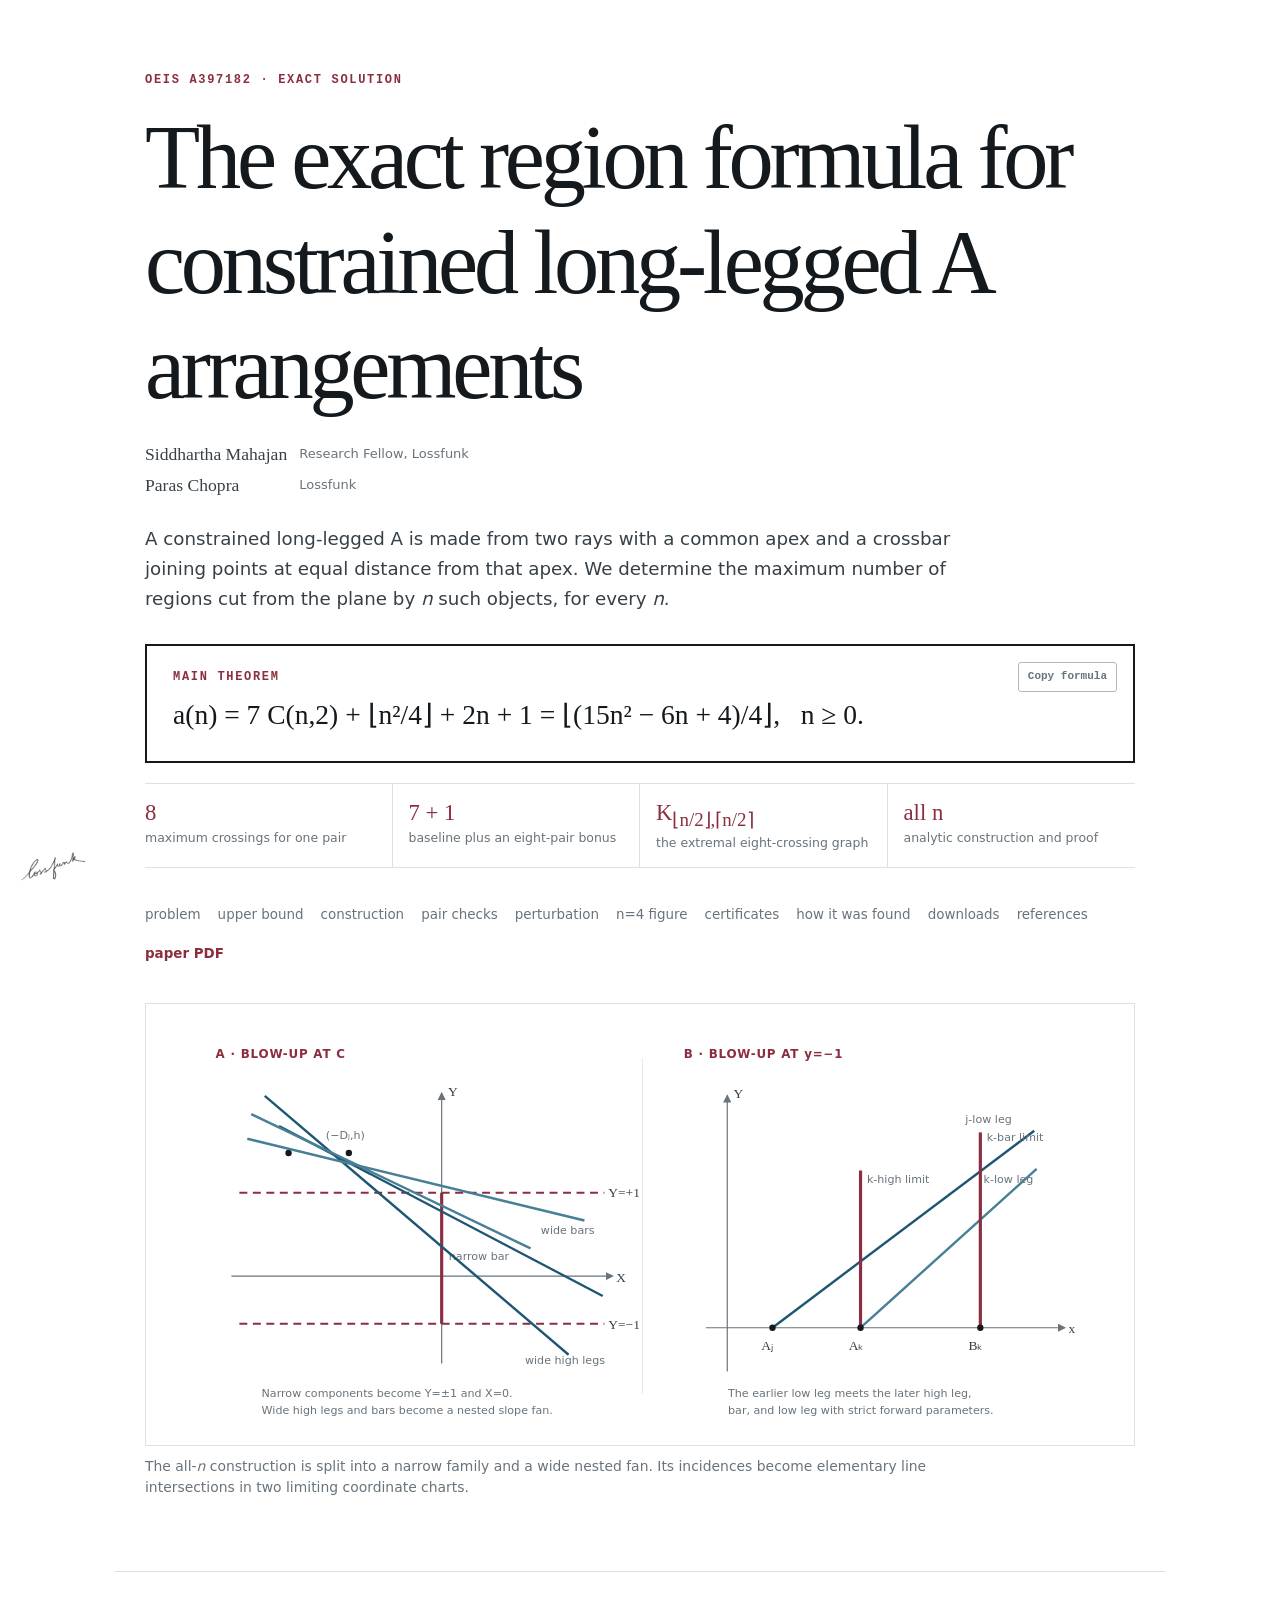
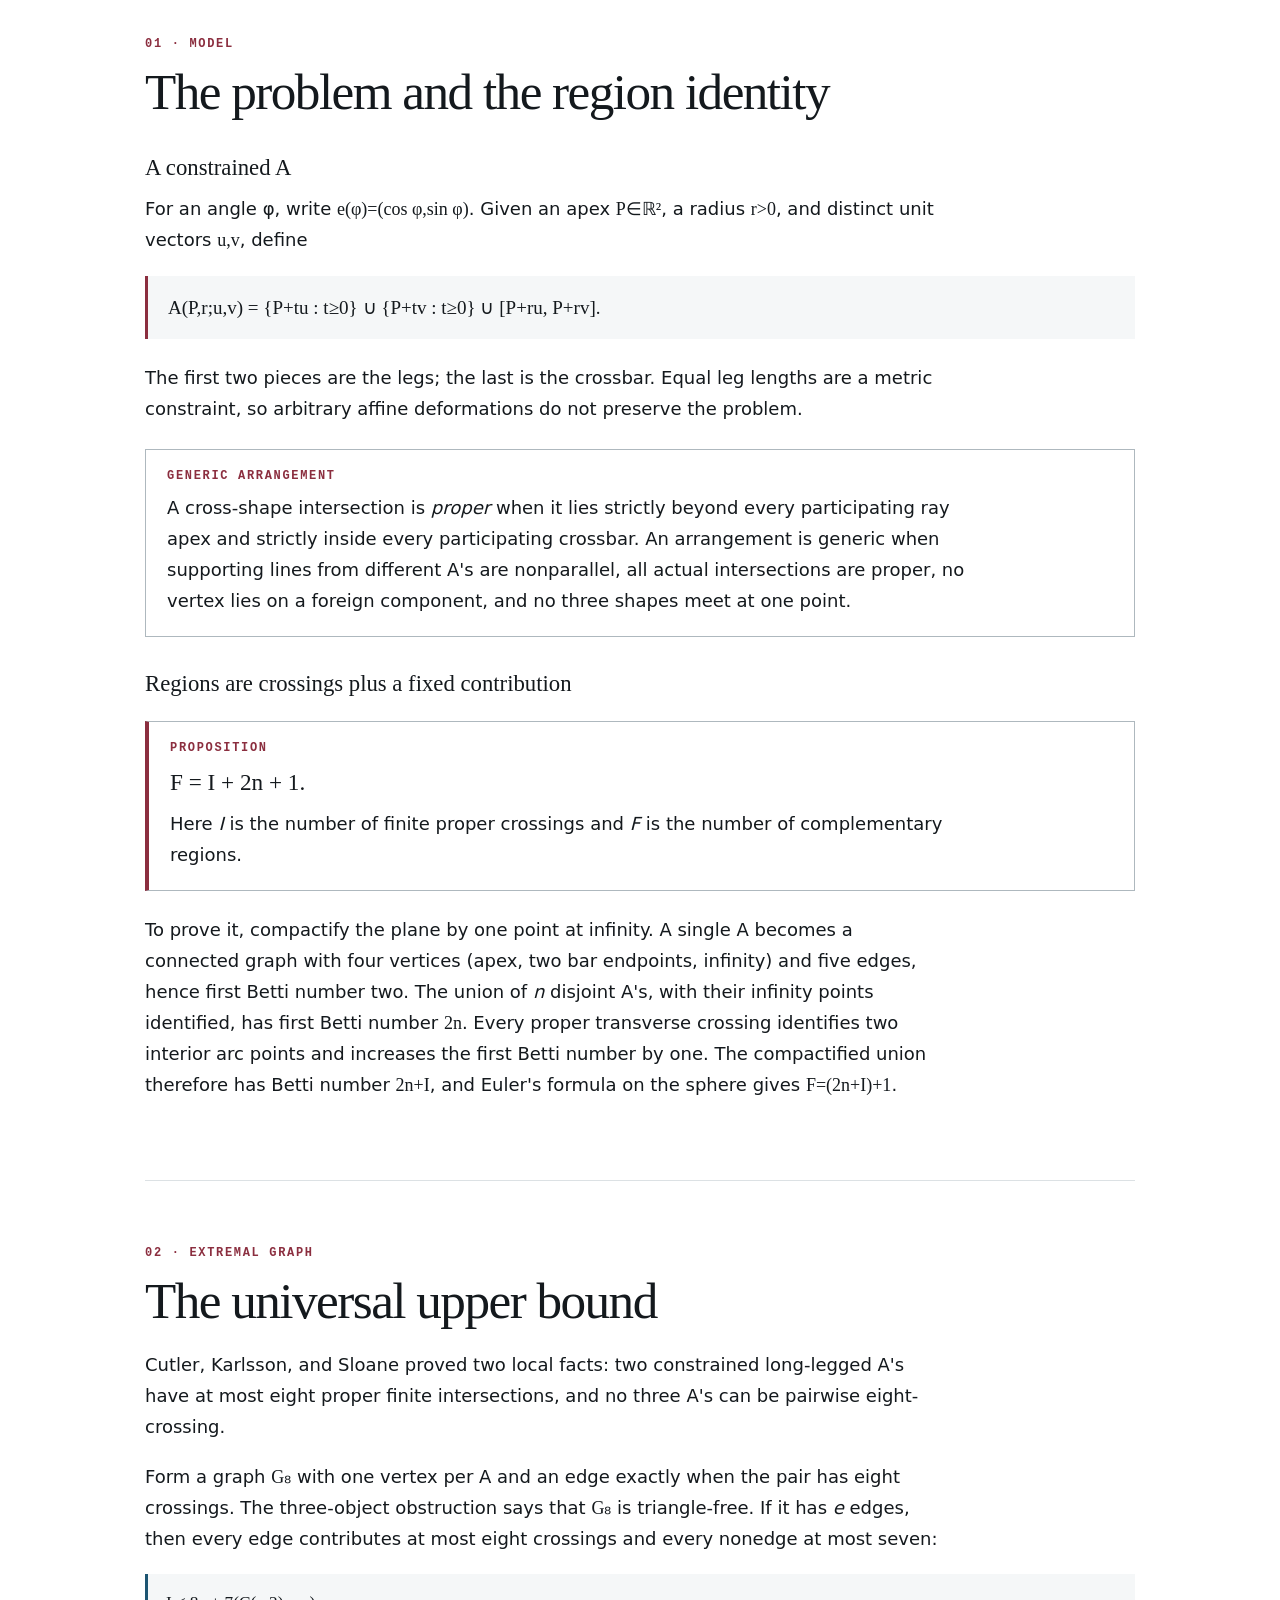
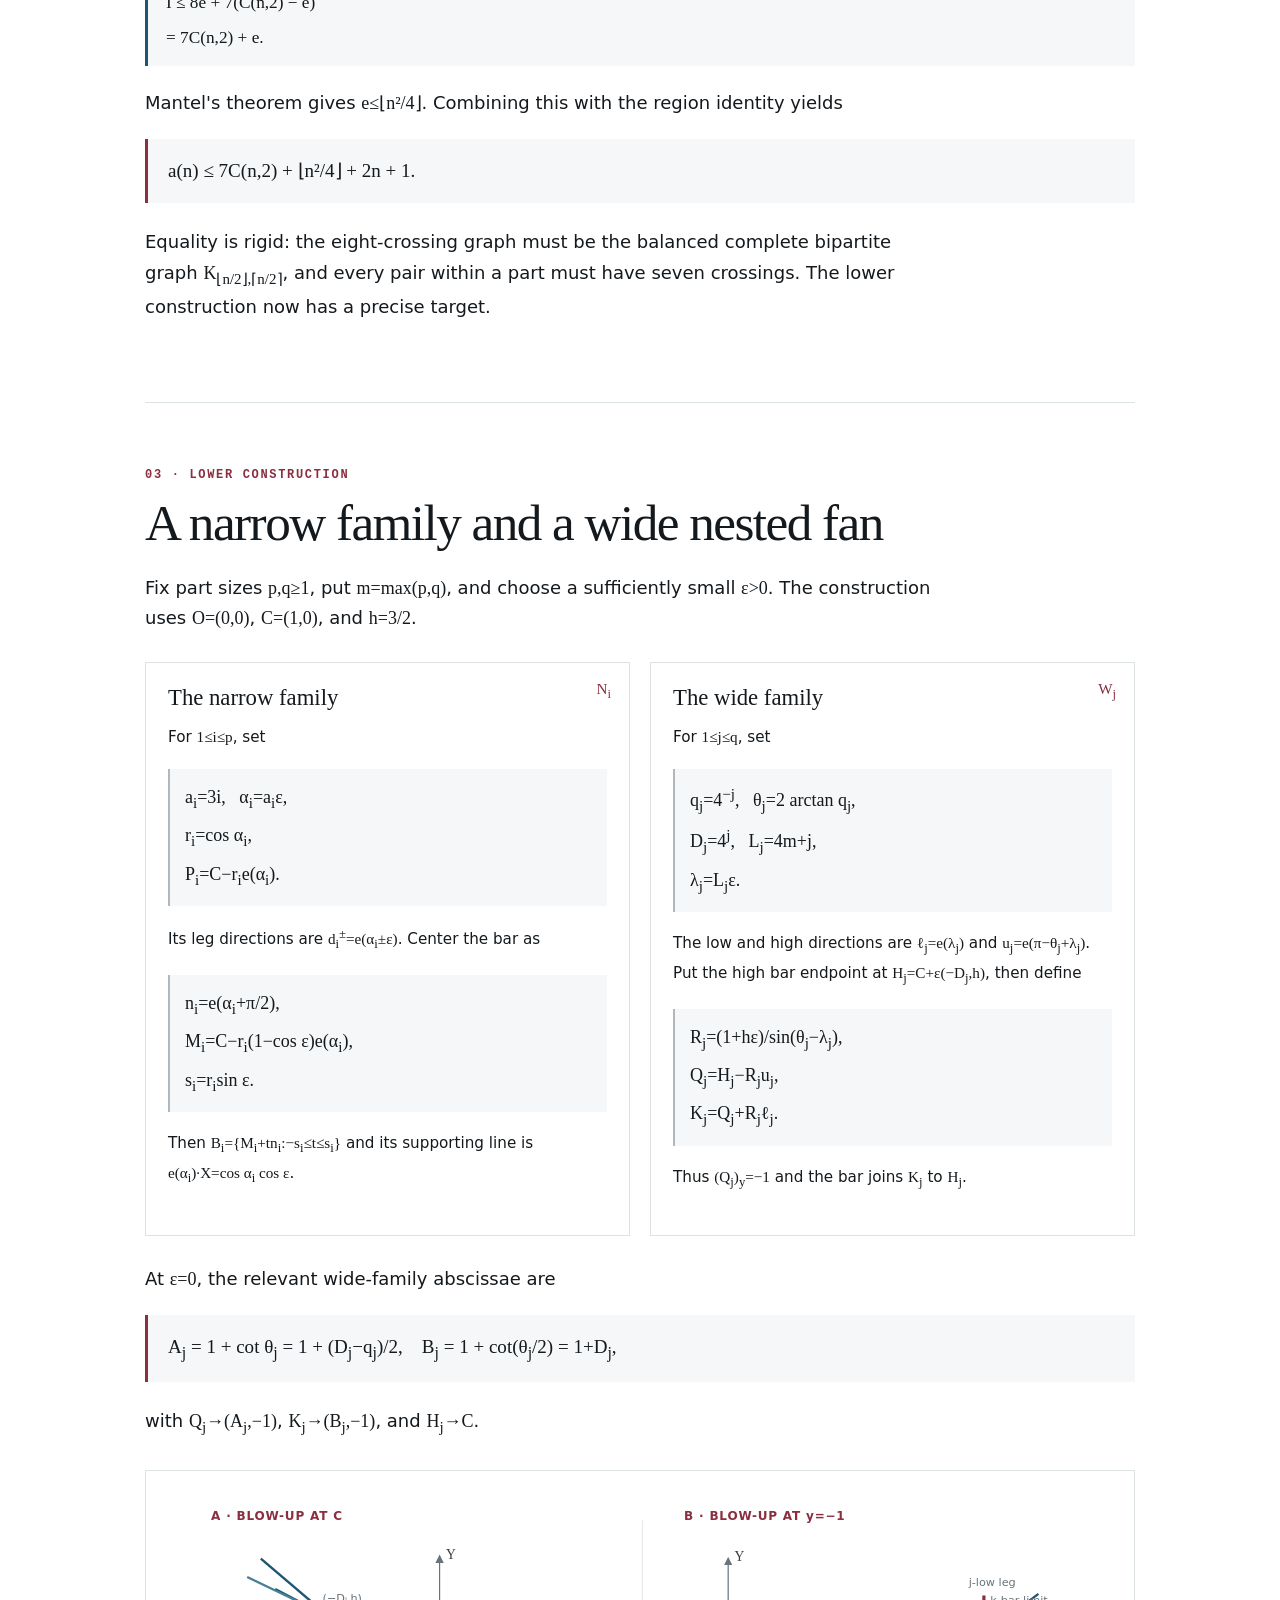
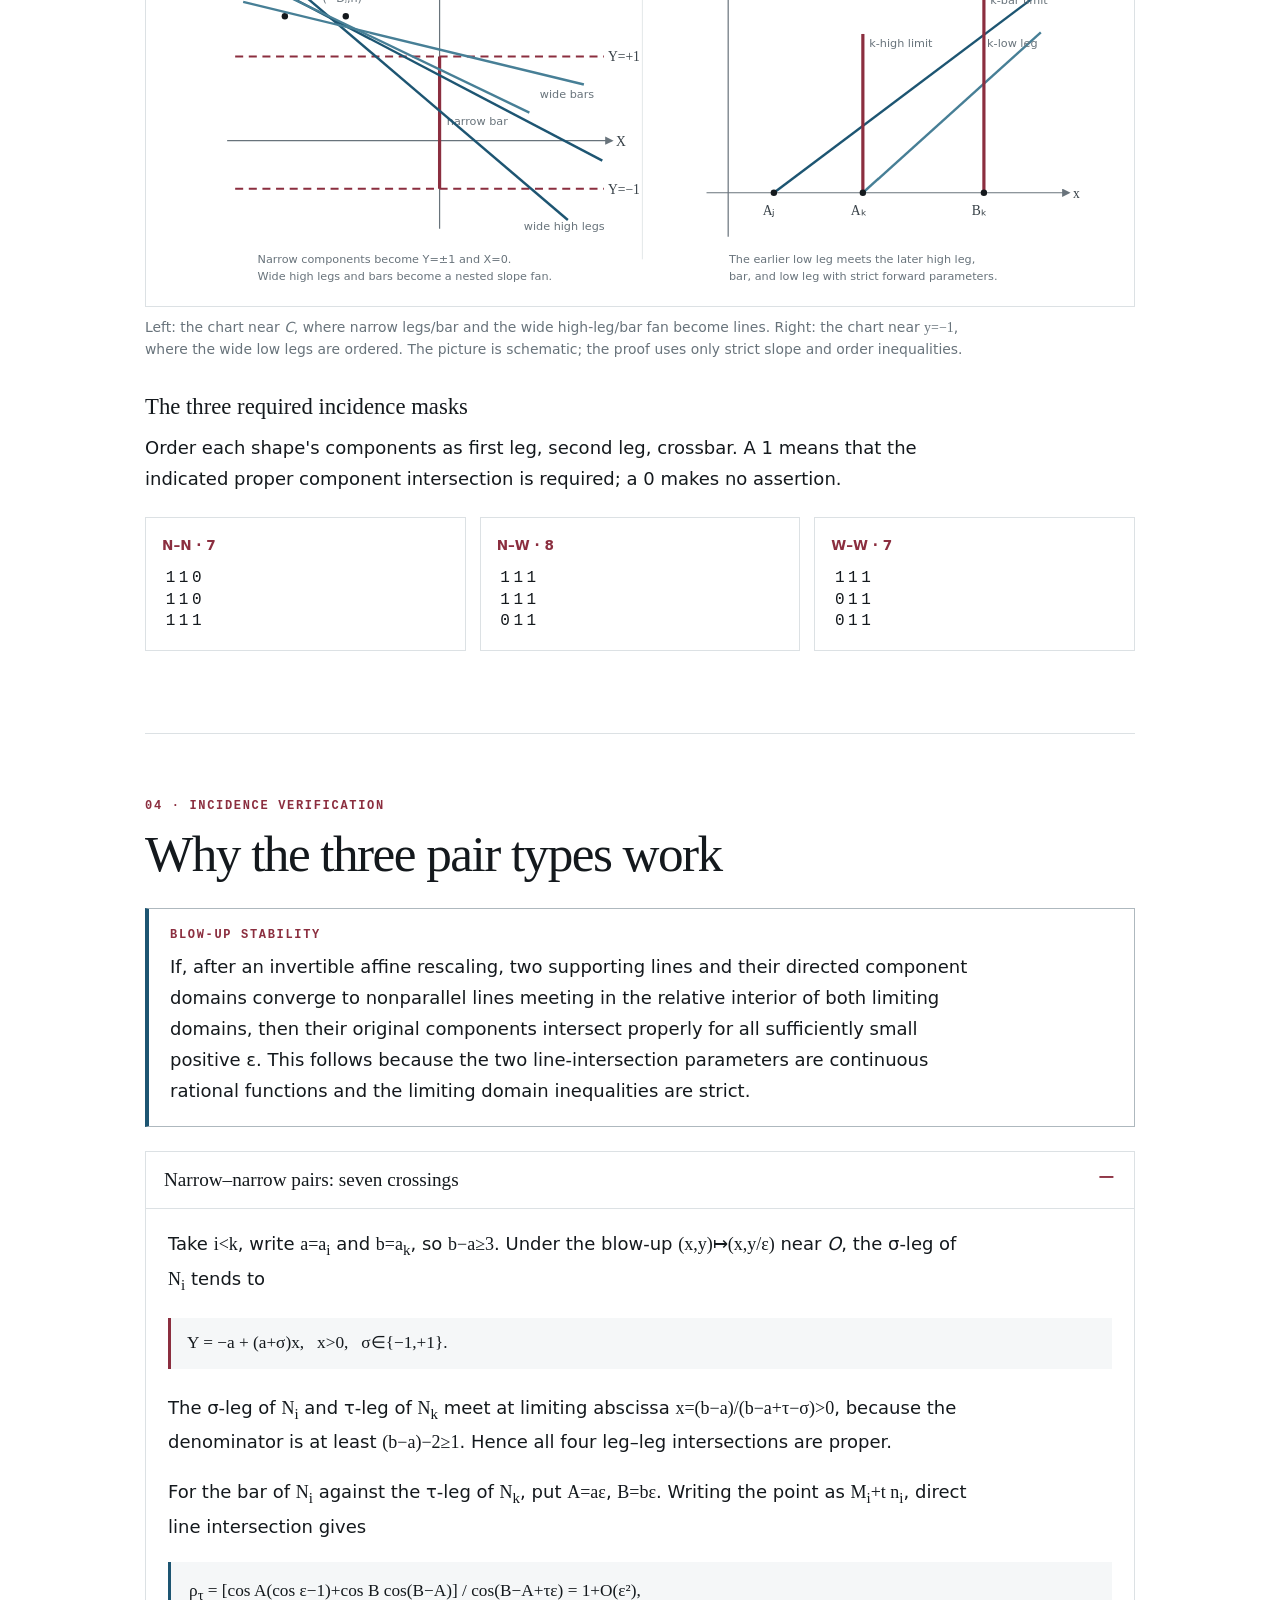
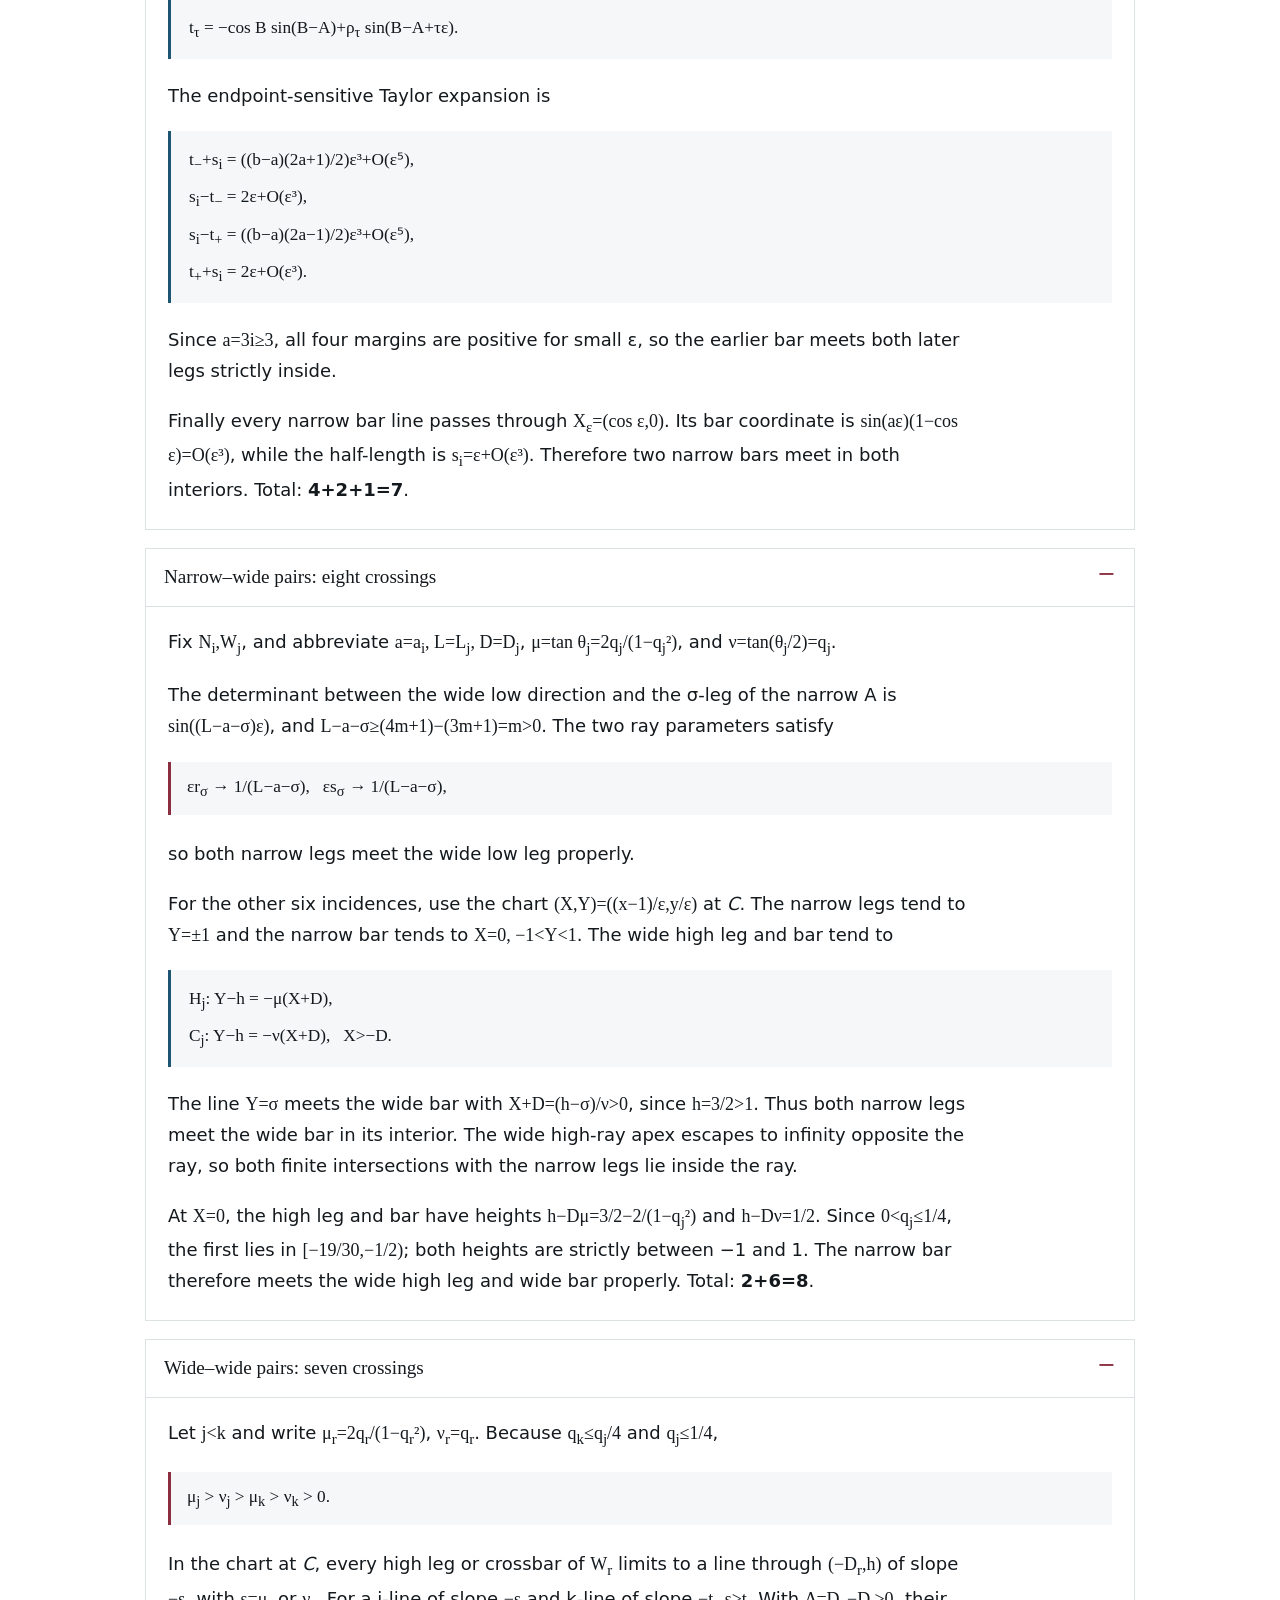
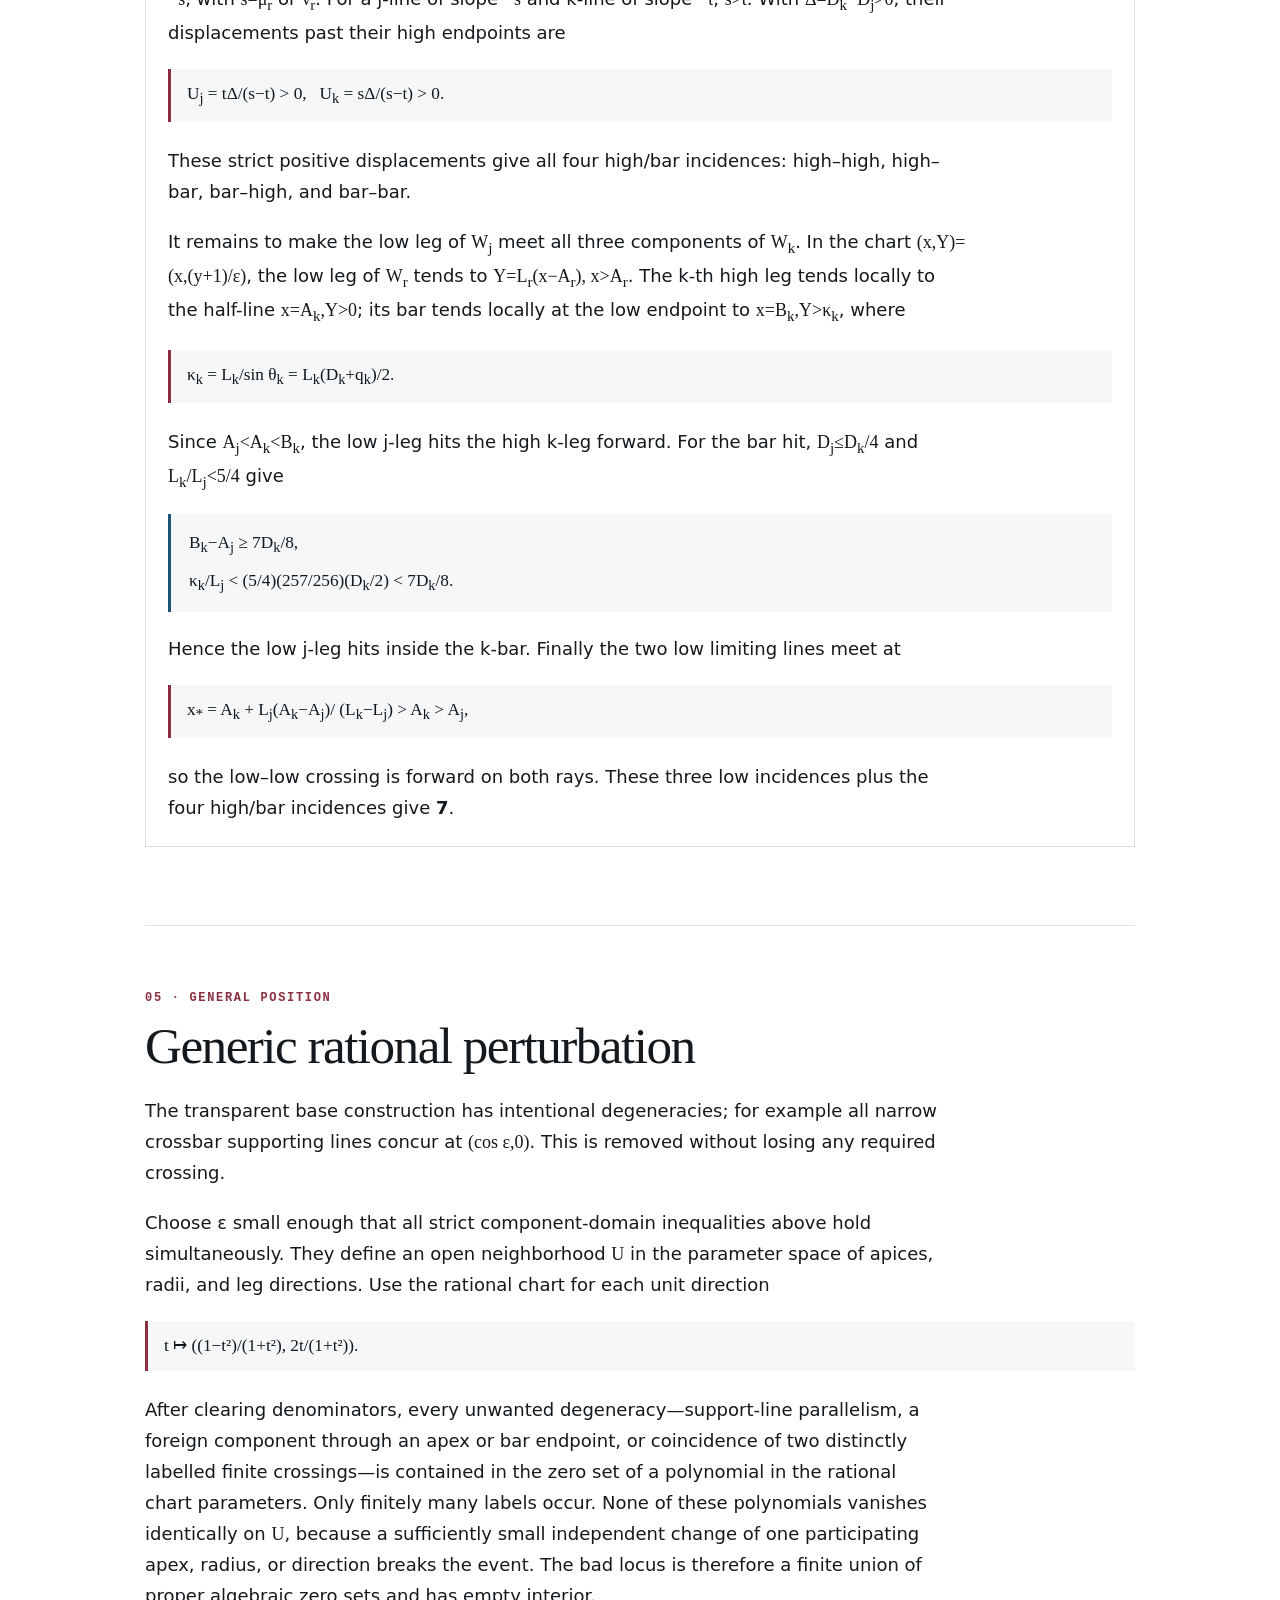
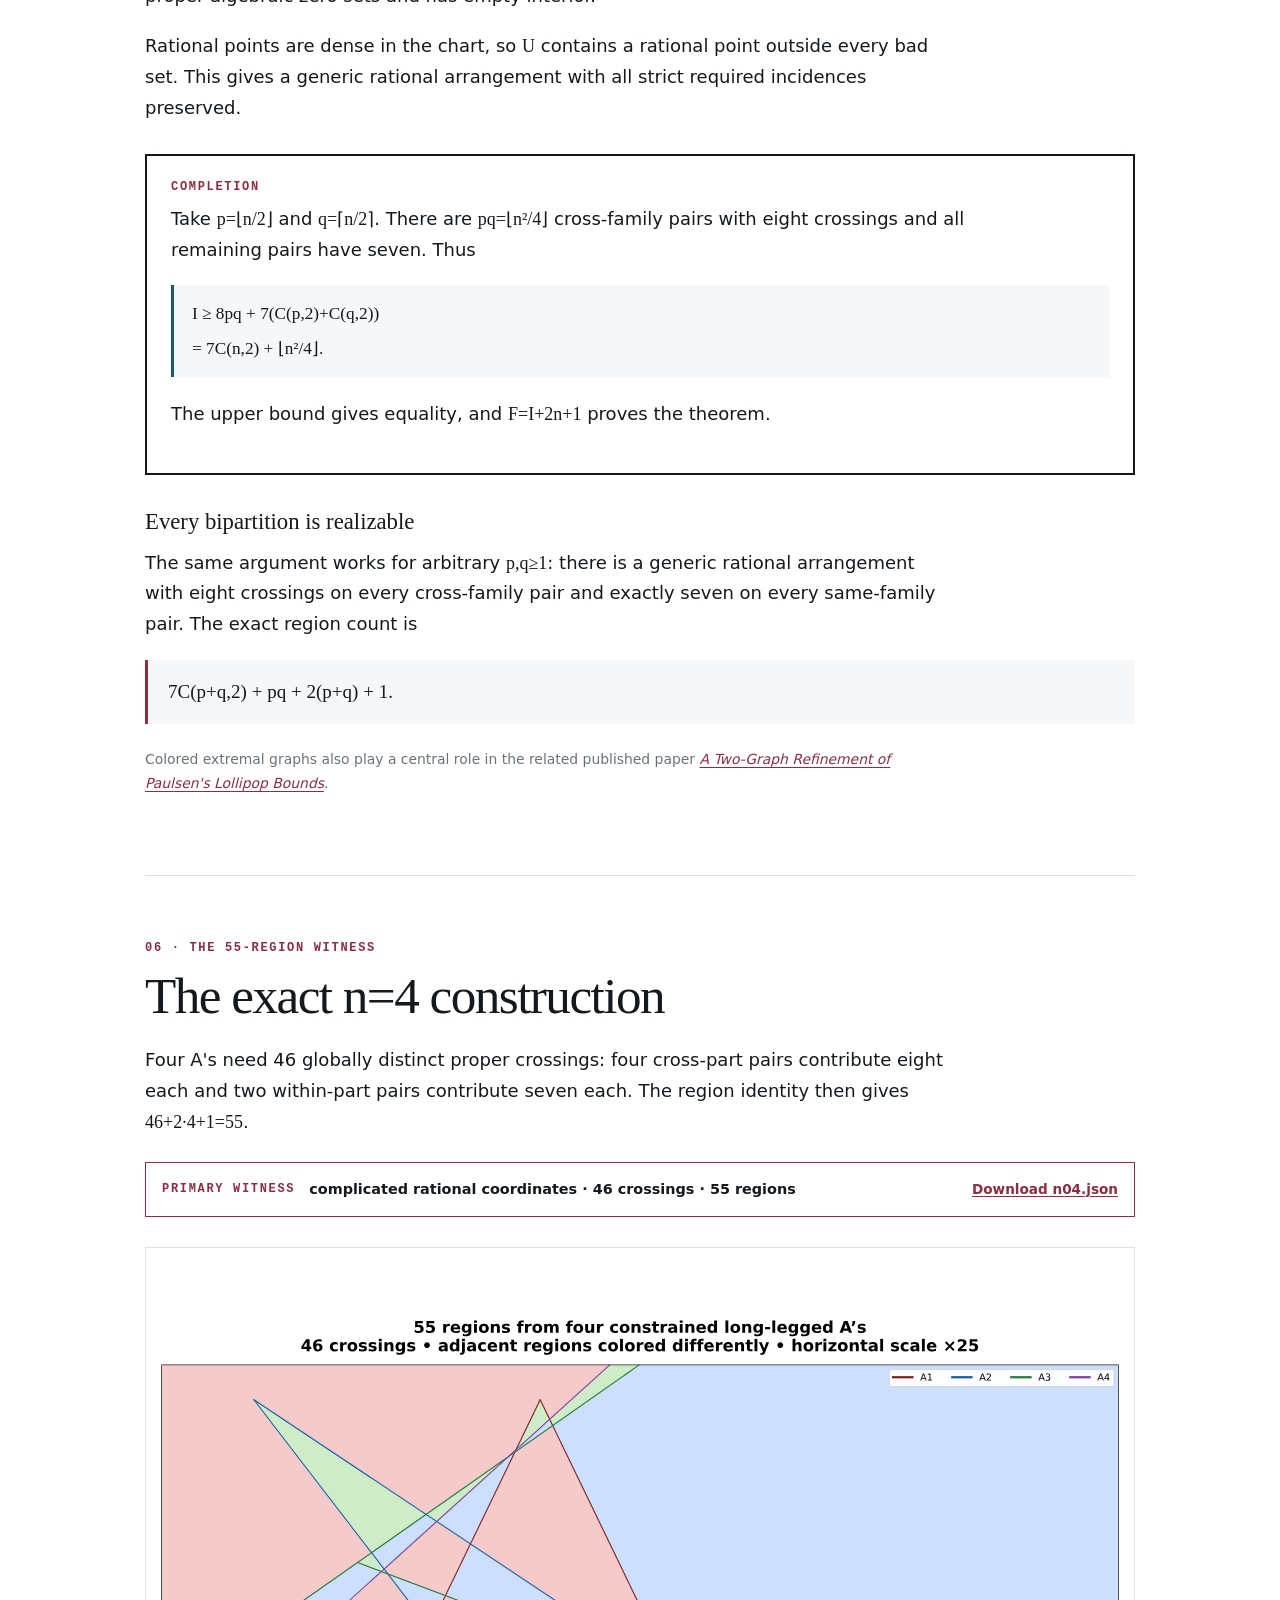
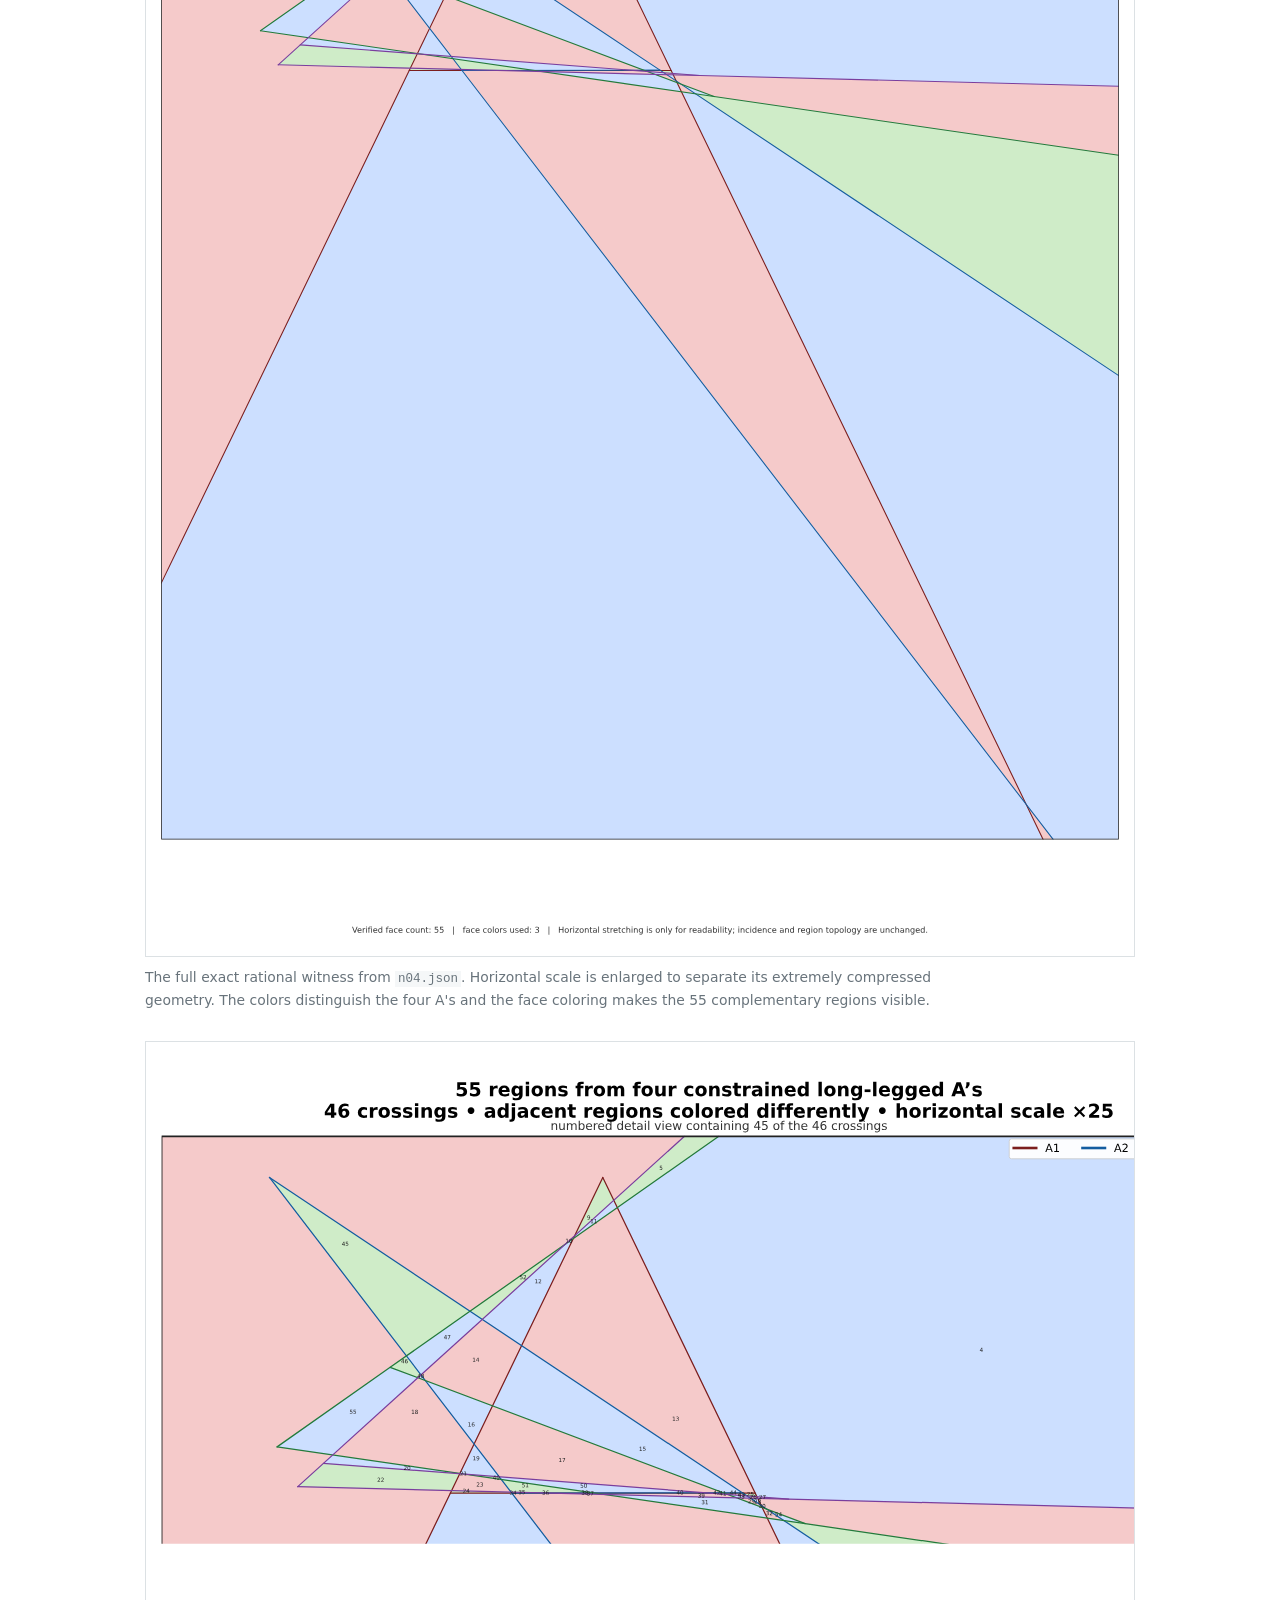
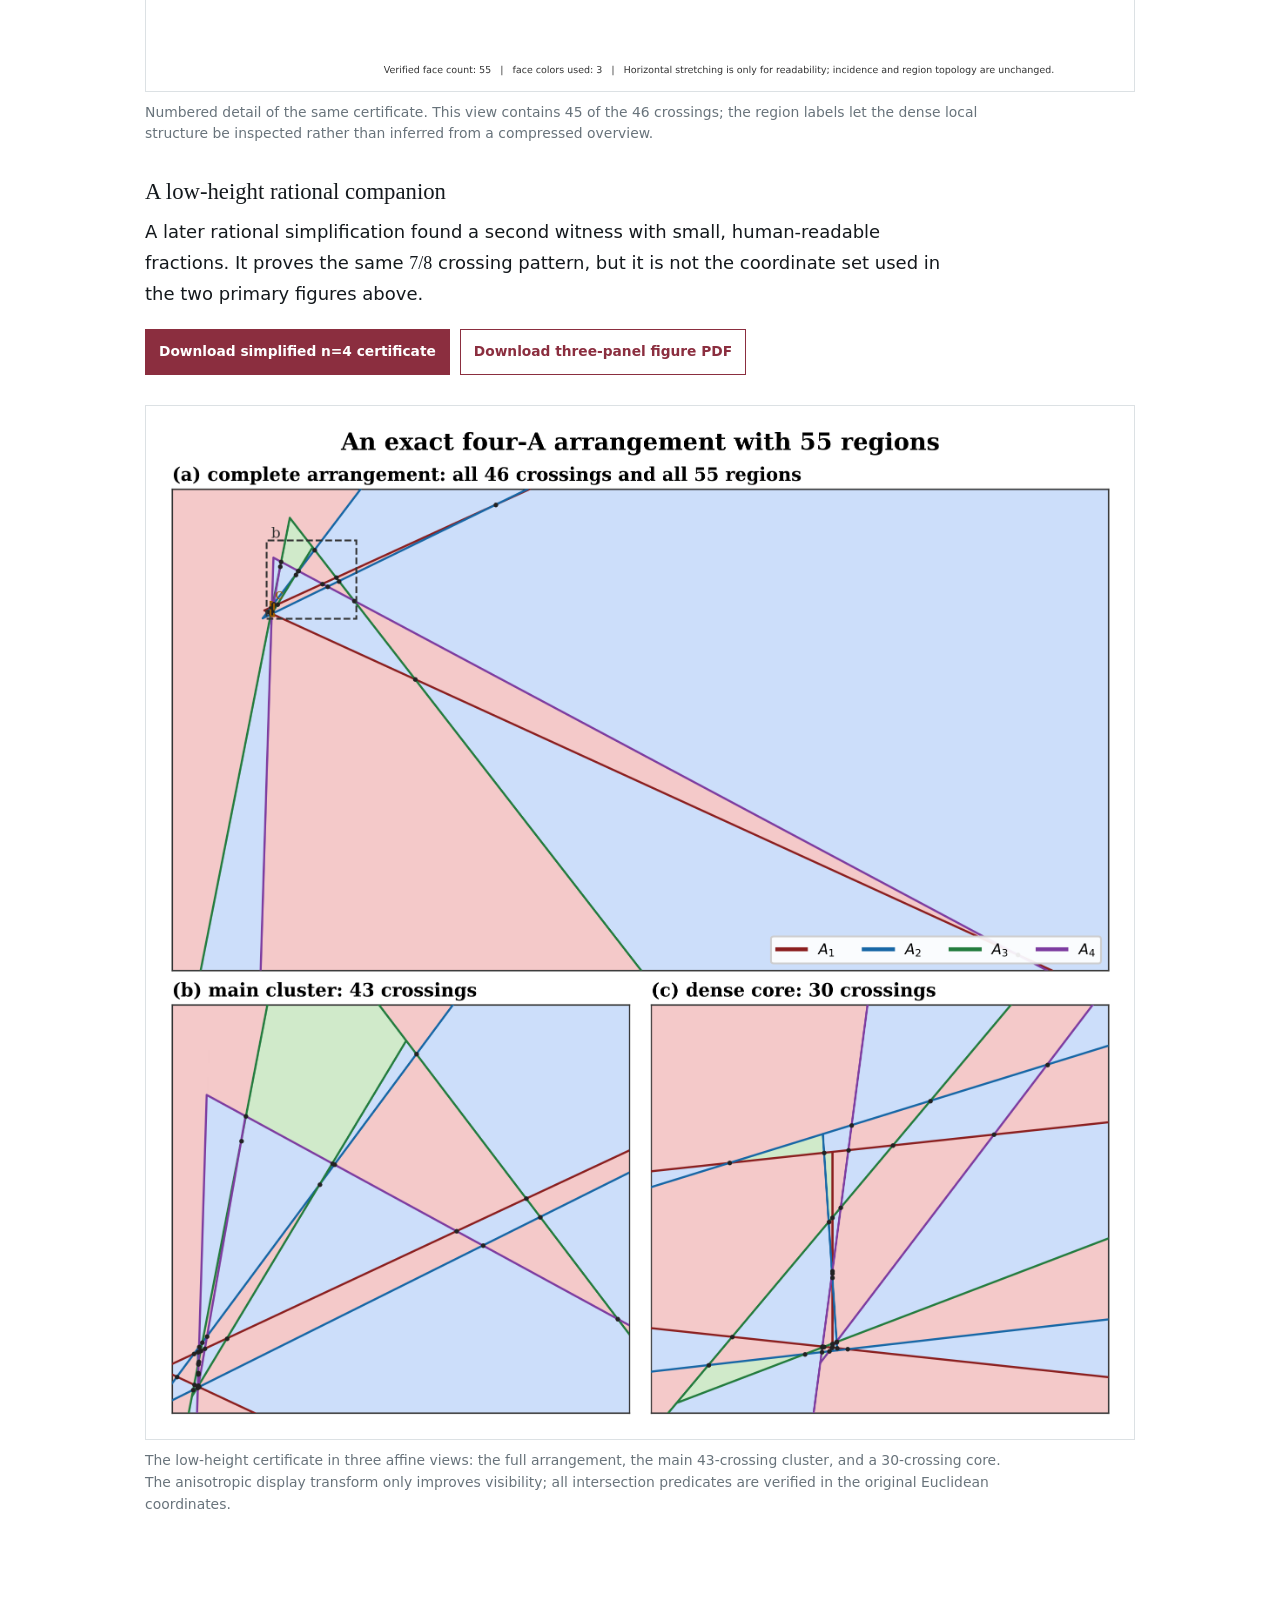
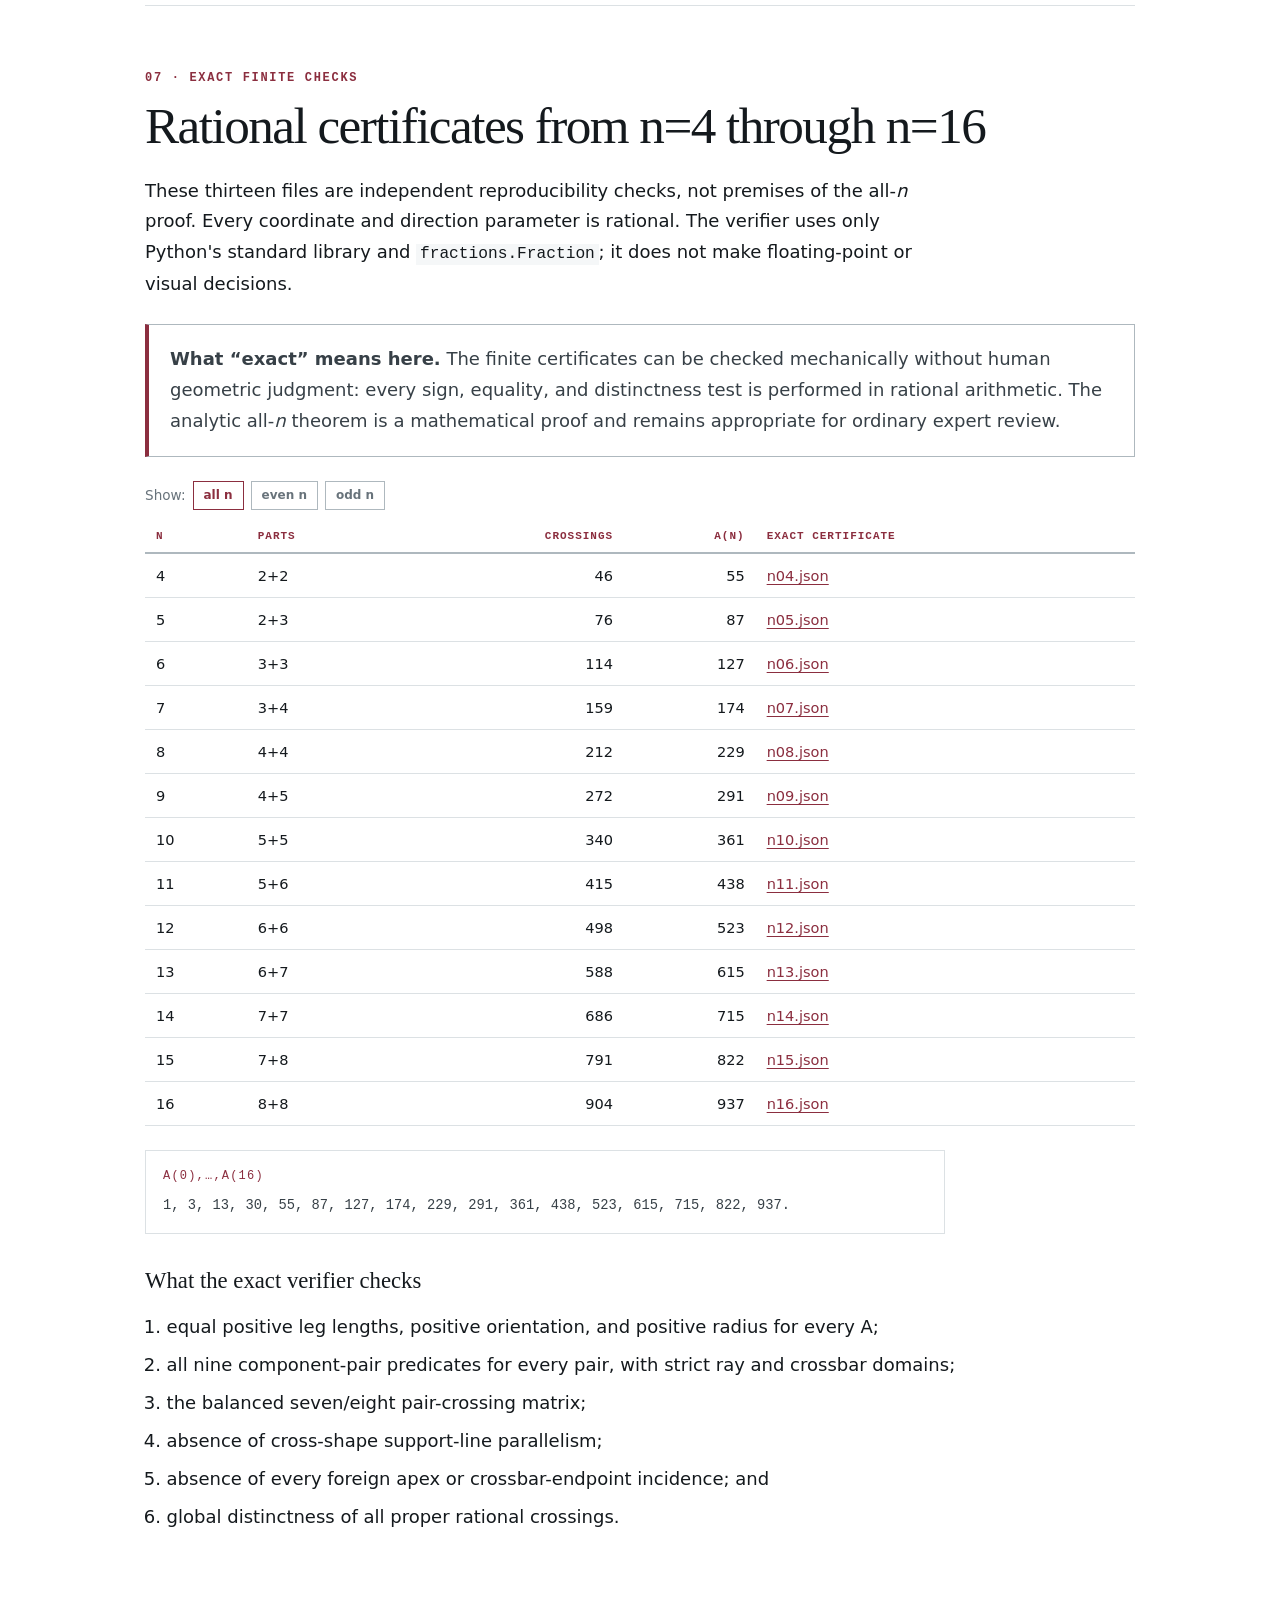
<file: math/a397182-long-legged-a/index.html>
<!doctype html>
<html lang="en">
<head>
  <meta charset="utf-8">
  <meta name="viewport" content="width=device-width, initial-scale=1">
  <meta name="description" content="The complete proof of the exact formula for OEIS A397182, with rational certificates through n=16 and reproducibility scripts.">
  <meta name="theme-color" content="#ffffff">
  <title>The Exact Region Formula for Long-Legged A Arrangements</title>
  <link rel="stylesheet" href="assets/css/styles.css">
  <script defer src="assets/js/main.js"></script>
  <script type="application/ld+json">
  {
    "@context": "https://schema.org",
    "@type": "ScholarlyArticle",
    "headline": "The Exact Region Formula for Arrangements of Constrained Long-Legged A's",
    "name": "The Exact Region Formula for Arrangements of Constrained Long-Legged A's",
    "description": "The complete proof of the exact formula for OEIS A397182, with rational certificates through n=16 and reproducibility scripts.",
    "url": "https://siddhartha-mahajan.github.io/math/a397182-long-legged-a/",
    "datePublished": "2026-07-23",
    "author": [
      { "@type": "Person", "name": "Siddhartha Mahajan", "url": "https://siddhartha-mahajan.github.io/", "affiliation": { "@type": "Organization", "name": "Lossfunk" } },
      { "@type": "Person", "name": "Paras Chopra", "affiliation": { "@type": "Organization", "name": "Lossfunk" } }
    ],
    "isPartOf": { "@type": "WebSite", "name": "Siddhartha Mahajan", "url": "https://siddhartha-mahajan.github.io/" },
    "sameAs": "https://oeis.org/A397182",
    "encoding": { "@type": "MediaObject", "encodingFormat": "application/pdf", "contentUrl": "https://siddhartha-mahajan.github.io/math/a397182-long-legged-a/assets/downloads/manuscript/a397182-exact-formula.pdf" }
  }
  </script>
  <link rel="canonical" href="https://siddhartha-mahajan.github.io/math/a397182-long-legged-a/">
  <link rel="icon" href="/favicon.ico" sizes="48x48">
  <link rel="icon" href="/favicon.svg" type="image/svg+xml">
  <link rel="apple-touch-icon" href="/favicon-192.png">
  <meta property="og:type" content="article">
  <meta property="og:site_name" content="Siddhartha Mahajan">
  <meta property="og:title" content="The Exact Region Formula for Long-Legged A Arrangements">
  <meta property="og:description" content="The complete proof of the exact formula for OEIS A397182, with rational certificates through n=16 and reproducibility scripts.">
  <meta property="og:url" content="https://siddhartha-mahajan.github.io/math/a397182-long-legged-a/">
  <meta property="og:image" content="https://siddhartha-mahajan.github.io/assets/og-card.png">
  <meta property="og:image:width" content="1200">
  <meta property="og:image:height" content="630">
  <meta property="og:image:alt" content="Siddhartha Mahajan, Software Engineer &amp; AI Researcher">
  <meta name="twitter:card" content="summary_large_image">
  <meta name="twitter:image" content="https://siddhartha-mahajan.github.io/assets/og-card.png">
</head>
<body>
  <div class="reading-progress" aria-hidden="true"><span id="reading-progress-bar"></span></div>
  <img class="lossfunk-mark" src="assets/images/lossfunk-no-bg.png" alt="Lossfunk">

  <header class="site-header">
    <a class="eyebrow" href="https://oeis.org/A397182">OEIS A397182 · exact solution</a>
    <h1>The exact region formula for constrained long-legged A arrangements</h1>
    <p class="byline">
      <span>Siddhartha Mahajan</span><small>Research Fellow, Lossfunk</small>
      <span>Paras Chopra</span><small>Lossfunk</small>
    </p>
    <p class="lead">
      A constrained long-legged A is made from two rays with a common apex and
      a crossbar joining points at equal distance from that apex. We determine
      the maximum number of regions cut from the plane by <em>n</em> such
      objects, for every <em>n</em>.
    </p>

    <div class="theorem hero-theorem">
      <p class="theorem-label">Main theorem</p>
      <div class="display-math" id="formula-to-copy">
        a(n) = 7 C(n,2) + ⌊n²/4⌋ + 2n + 1
        = ⌊(15n² − 6n + 4)/4⌋, &nbsp; n ≥ 0.
      </div>
      <button class="copy-button" id="copy-formula" type="button" data-copy-text="a(n) = 7*binom(n,2) + floor(n^2/4) + 2n + 1 = floor((15n^2 - 6n + 4)/4)">
        Copy formula
      </button>
    </div>

    <div class="quick-facts" aria-label="Proof at a glance">
      <div><strong>8</strong><span>maximum crossings for one pair</span></div>
      <div><strong>7 + 1</strong><span>baseline plus an eight-pair bonus</span></div>
      <div><strong>K<sub>⌊n/2⌋,⌈n/2⌉</sub></strong><span>the extremal eight-crossing graph</span></div>
      <div><strong>all n</strong><span>analytic construction and proof</span></div>
    </div>

    <nav class="article-nav" aria-label="Article sections">
      <a href="#problem">problem</a>
      <a href="#upper-bound">upper bound</a>
      <a href="#construction">construction</a>
      <a href="#pair-checks">pair checks</a>
      <a href="#perturbation">perturbation</a>
      <a href="#n4-witness">n=4 figure</a>
      <a href="#certificates">certificates</a>
      <a href="#provenance">how it was found</a>
      <a href="#downloads">downloads</a>
      <a href="#references">references</a>
      <a class="nav-download" href="assets/downloads/manuscript/a397182-exact-formula.pdf">paper PDF</a>
    </nav>

    <figure class="hero-figure">
      <div class="figure-frame">
        <img src="assets/figures/two-family-blowups.svg" alt="Schematic of the two blow-up charts used in the all-n construction">
      </div>
      <figcaption>
        The all-<em>n</em> construction is split into a narrow family and a
        wide nested fan. Its incidences become elementary line intersections
        in two limiting coordinate charts.
      </figcaption>
    </figure>
  </header>

  <main>
    <section id="problem" data-section>
      <p class="section-kicker">01 · model</p>
      <h2>The problem and the region identity</h2>

      <h3>A constrained A</h3>
      <p>
        For an angle φ, write <span class="math">e(φ)=(cos φ,sin φ)</span>.
        Given an apex <span class="math">P∈ℝ²</span>, a radius
        <span class="math">r&gt;0</span>, and distinct unit vectors
        <span class="math">u,v</span>, define
      </p>
      <div class="display-math">
        A(P,r;u,v) =
        {P+tu : t≥0} ∪ {P+tv : t≥0} ∪ [P+ru, P+rv].
      </div>
      <p>
        The first two pieces are the legs; the last is the crossbar. Equal
        leg lengths are a metric constraint, so arbitrary affine
        deformations do not preserve the problem.
      </p>

      <div class="definition">
        <p class="box-label">Generic arrangement</p>
        <p>
          A cross-shape intersection is <em>proper</em> when it lies strictly
          beyond every participating ray apex and strictly inside every
          participating crossbar. An arrangement is generic when supporting
          lines from different A's are nonparallel, all actual intersections
          are proper, no vertex lies on a foreign component, and no three
          shapes meet at one point.
        </p>
      </div>

      <h3>Regions are crossings plus a fixed contribution</h3>
      <div class="proposition">
        <p class="box-label">Proposition</p>
        <div class="display-math compact-math">F = I + 2n + 1.</div>
        <p>
          Here <em>I</em> is the number of finite proper crossings and
          <em>F</em> is the number of complementary regions.
        </p>
      </div>
      <p>
        To prove it, compactify the plane by one point at infinity. A single
        A becomes a connected graph with four vertices (apex, two bar
        endpoints, infinity) and five edges, hence first Betti number two.
        The union of <em>n</em> disjoint A's, with their infinity points
        identified, has first Betti number <span class="math">2n</span>.
        Every proper transverse crossing identifies two interior arc points
        and increases the first Betti number by one. The compactified union
        therefore has Betti number <span class="math">2n+I</span>, and
        Euler's formula on the sphere gives
        <span class="math">F=(2n+I)+1</span>.
      </p>
    </section>

    <section id="upper-bound" data-section>
      <p class="section-kicker">02 · extremal graph</p>
      <h2>The universal upper bound</h2>
      <p>
        Cutler, Karlsson, and Sloane proved two local facts: two constrained
        long-legged A's have at most eight proper finite intersections, and
        no three A's can be pairwise eight-crossing.
      </p>
      <p>
        Form a graph <span class="math">G₈</span> with one vertex per A and
        an edge exactly when the pair has eight crossings. The three-object
        obstruction says that <span class="math">G₈</span> is triangle-free.
        If it has <em>e</em> edges, then every edge contributes at most eight
        crossings and every nonedge at most seven:
      </p>
      <div class="derivation">
        <div>I ≤ 8e + 7(C(n,2) − e)</div>
        <div>= 7C(n,2) + e.</div>
      </div>
      <p>
        Mantel's theorem gives <span class="math">e≤⌊n²/4⌋</span>. Combining
        this with the region identity yields
      </p>
      <div class="display-math">
        a(n) ≤ 7C(n,2) + ⌊n²/4⌋ + 2n + 1.
      </div>
      <p>
        Equality is rigid: the eight-crossing graph must be the balanced
        complete bipartite graph
        <span class="math">K<sub>⌊n/2⌋,⌈n/2⌉</sub></span>, and every pair
        within a part must have seven crossings. The lower construction now
        has a precise target.
      </p>
    </section>

    <section id="construction" data-section>
      <p class="section-kicker">03 · lower construction</p>
      <h2>A narrow family and a wide nested fan</h2>
      <p>
        Fix part sizes <span class="math">p,q≥1</span>, put
        <span class="math">m=max(p,q)</span>, and choose a sufficiently small
        <span class="math">ε&gt;0</span>. The construction uses
        <span class="math">O=(0,0)</span>,
        <span class="math">C=(1,0)</span>, and
        <span class="math">h=3/2</span>.
      </p>

      <div class="two-column">
        <article class="construction-card">
          <p class="card-number">N<sub>i</sub></p>
          <h3>The narrow family</h3>
          <p>For <span class="math">1≤i≤p</span>, set</p>
          <div class="math-list">
            <span>a<sub>i</sub>=3i, &nbsp; α<sub>i</sub>=a<sub>i</sub>ε,</span>
            <span>r<sub>i</sub>=cos α<sub>i</sub>,</span>
            <span>P<sub>i</sub>=C−r<sub>i</sub>e(α<sub>i</sub>).</span>
          </div>
          <p>
            Its leg directions are
            <span class="math">d<sub>i</sub><sup>±</sup>=e(α<sub>i</sub>±ε)</span>.
            Center the bar as
          </p>
          <div class="math-list">
            <span>n<sub>i</sub>=e(α<sub>i</sub>+π/2),</span>
            <span>M<sub>i</sub>=C−r<sub>i</sub>(1−cos ε)e(α<sub>i</sub>),</span>
            <span>s<sub>i</sub>=r<sub>i</sub>sin ε.</span>
          </div>
          <p>
            Then
            <span class="math">B<sub>i</sub>={M<sub>i</sub>+tn<sub>i</sub>:−s<sub>i</sub>≤t≤s<sub>i</sub>}</span>
            and its supporting line is
            <span class="math">e(α<sub>i</sub>)·X=cos α<sub>i</sub> cos ε</span>.
          </p>
        </article>

        <article class="construction-card">
          <p class="card-number">W<sub>j</sub></p>
          <h3>The wide family</h3>
          <p>For <span class="math">1≤j≤q</span>, set</p>
          <div class="math-list">
            <span>q<sub>j</sub>=4<sup>−j</sup>, &nbsp; θ<sub>j</sub>=2 arctan q<sub>j</sub>,</span>
            <span>D<sub>j</sub>=4<sup>j</sup>, &nbsp; L<sub>j</sub>=4m+j,</span>
            <span>λ<sub>j</sub>=L<sub>j</sub>ε.</span>
          </div>
          <p>
            The low and high directions are
            <span class="math">ℓ<sub>j</sub>=e(λ<sub>j</sub>)</span> and
            <span class="math">u<sub>j</sub>=e(π−θ<sub>j</sub>+λ<sub>j</sub>)</span>.
            Put the high bar endpoint at
            <span class="math">H<sub>j</sub>=C+ε(−D<sub>j</sub>,h)</span>, then define
          </p>
          <div class="math-list">
            <span>R<sub>j</sub>=(1+hε)/sin(θ<sub>j</sub>−λ<sub>j</sub>),</span>
            <span>Q<sub>j</sub>=H<sub>j</sub>−R<sub>j</sub>u<sub>j</sub>,</span>
            <span>K<sub>j</sub>=Q<sub>j</sub>+R<sub>j</sub>ℓ<sub>j</sub>.</span>
          </div>
          <p>
            Thus <span class="math">(Q<sub>j</sub>)<sub>y</sub>=−1</span>
            and the bar joins <span class="math">K<sub>j</sub></span> to
            <span class="math">H<sub>j</sub></span>.
          </p>
        </article>
      </div>

      <p>
        At <span class="math">ε=0</span>, the relevant wide-family
        abscissae are
      </p>
      <div class="display-math">
        A<sub>j</sub> = 1 + cot θ<sub>j</sub>
        = 1 + (D<sub>j</sub>−q<sub>j</sub>)/2,
        &nbsp;&nbsp;
        B<sub>j</sub> = 1 + cot(θ<sub>j</sub>/2) = 1+D<sub>j</sub>,
      </div>
      <p>
        with
        <span class="math">Q<sub>j</sub>→(A<sub>j</sub>,−1)</span>,
        <span class="math">K<sub>j</sub>→(B<sub>j</sub>,−1)</span>, and
        <span class="math">H<sub>j</sub>→C</span>.
      </p>

      <figure class="wide-figure">
        <div class="figure-frame">
          <img src="assets/figures/two-family-blowups.svg" alt="The blow-up at C and the blow-up at y equals minus one">
        </div>
        <figcaption>
          Left: the chart near <em>C</em>, where narrow legs/bar and the wide
          high-leg/bar fan become lines. Right: the chart near
          <span class="math">y=−1</span>, where the wide low legs are ordered.
          The picture is schematic; the proof uses only strict slope and
          order inequalities.
        </figcaption>
      </figure>

      <h3>The three required incidence masks</h3>
      <p>
        Order each shape's components as first leg, second leg, crossbar.
        A 1 means that the indicated proper component intersection is
        required; a 0 makes no assertion.
      </p>
      <div class="mask-grid">
        <div><strong>N–N · 7</strong><code>110<br>110<br>111</code></div>
        <div><strong>N–W · 8</strong><code>111<br>111<br>011</code></div>
        <div><strong>W–W · 7</strong><code>111<br>011<br>011</code></div>
      </div>
    </section>

    <section id="pair-checks" data-section>
      <p class="section-kicker">04 · incidence verification</p>
      <h2>Why the three pair types work</h2>

      <div class="lemma">
        <p class="box-label">Blow-up stability</p>
        <p>
          If, after an invertible affine rescaling, two supporting lines and
          their directed component domains converge to nonparallel lines
          meeting in the relative interior of both limiting domains, then
          their original components intersect properly for all sufficiently
          small positive ε. This follows because the two line-intersection
          parameters are continuous rational functions and the limiting
          domain inequalities are strict.
        </p>
      </div>

      <details open>
        <summary>Narrow–narrow pairs: seven crossings</summary>
        <div class="proof-body">
          <p>
            Take <span class="math">i&lt;k</span>, write
            <span class="math">a=a<sub>i</sub></span> and
            <span class="math">b=a<sub>k</sub></span>, so
            <span class="math">b−a≥3</span>. Under the blow-up
            <span class="math">(x,y)↦(x,y/ε)</span> near <em>O</em>, the
            σ-leg of <span class="math">N<sub>i</sub></span> tends to
          </p>
          <div class="display-math compact-math">
            Y = −a + (a+σ)x, &nbsp; x&gt;0, &nbsp; σ∈{−1,+1}.
          </div>
          <p>
            The σ-leg of <span class="math">N<sub>i</sub></span> and τ-leg
            of <span class="math">N<sub>k</sub></span> meet at limiting
            abscissa
            <span class="math">x=(b−a)/(b−a+τ−σ)&gt;0</span>, because the
            denominator is at least <span class="math">(b−a)−2≥1</span>.
            Hence all four leg–leg intersections are proper.
          </p>
          <p>
            For the bar of <span class="math">N<sub>i</sub></span> against
            the τ-leg of <span class="math">N<sub>k</sub></span>, put
            <span class="math">A=aε</span>, <span class="math">B=bε</span>.
            Writing the point as <span class="math">M<sub>i</sub>+t n<sub>i</sub></span>,
            direct line intersection gives
          </p>
          <div class="equation-stack">
            <div>ρ<sub>τ</sub> =
              [cos A(cos ε−1)+cos B cos(B−A)] / cos(B−A+τε)
              = 1+O(ε²),</div>
            <div>t<sub>τ</sub> =
              −cos B sin(B−A)+ρ<sub>τ</sub> sin(B−A+τε).</div>
          </div>
          <p>The endpoint-sensitive Taylor expansion is</p>
          <div class="equation-stack">
            <div>t<sub>−</sub>+s<sub>i</sub> =
              ((b−a)(2a+1)/2)ε³+O(ε⁵),</div>
            <div>s<sub>i</sub>−t<sub>−</sub> = 2ε+O(ε³),</div>
            <div>s<sub>i</sub>−t<sub>+</sub> =
              ((b−a)(2a−1)/2)ε³+O(ε⁵),</div>
            <div>t<sub>+</sub>+s<sub>i</sub> = 2ε+O(ε³).</div>
          </div>
          <p>
            Since <span class="math">a=3i≥3</span>, all four margins are
            positive for small ε, so the earlier bar meets both later legs
            strictly inside.
          </p>
          <p>
            Finally every narrow bar line passes through
            <span class="math">X<sub>ε</sub>=(cos ε,0)</span>. Its bar
            coordinate is
            <span class="math">sin(aε)(1−cos ε)=O(ε³)</span>, while the
            half-length is <span class="math">s<sub>i</sub>=ε+O(ε³)</span>.
            Therefore two narrow bars meet in both interiors. Total:
            <strong>4+2+1=7</strong>.
          </p>
        </div>
      </details>

      <details open>
        <summary>Narrow–wide pairs: eight crossings</summary>
        <div class="proof-body">
          <p>
            Fix <span class="math">N<sub>i</sub>,W<sub>j</sub></span>, and
            abbreviate
            <span class="math">a=a<sub>i</sub>, L=L<sub>j</sub>, D=D<sub>j</sub></span>,
            <span class="math">μ=tan θ<sub>j</sub>=2q<sub>j</sub>/(1−q<sub>j</sub>²)</span>,
            and <span class="math">ν=tan(θ<sub>j</sub>/2)=q<sub>j</sub></span>.
          </p>
          <p>
            The determinant between the wide low direction and the σ-leg of
            the narrow A is
            <span class="math">sin((L−a−σ)ε)</span>, and
            <span class="math">L−a−σ≥(4m+1)−(3m+1)=m&gt;0</span>.
            The two ray parameters satisfy
          </p>
          <div class="display-math compact-math">
            εr<sub>σ</sub> → 1/(L−a−σ),
            &nbsp; εs<sub>σ</sub> → 1/(L−a−σ),
          </div>
          <p>so both narrow legs meet the wide low leg properly.</p>
          <p>
            For the other six incidences, use the chart
            <span class="math">(X,Y)=((x−1)/ε,y/ε)</span> at <em>C</em>.
            The narrow legs tend to <span class="math">Y=±1</span> and the
            narrow bar tends to <span class="math">X=0, −1&lt;Y&lt;1</span>.
            The wide high leg and bar tend to
          </p>
          <div class="equation-stack">
            <div>H<sub>j</sub>: Y−h = −μ(X+D),</div>
            <div>C<sub>j</sub>: Y−h = −ν(X+D), &nbsp; X&gt;−D.</div>
          </div>
          <p>
            The line <span class="math">Y=σ</span> meets the wide bar with
            <span class="math">X+D=(h−σ)/ν&gt;0</span>, since
            <span class="math">h=3/2&gt;1</span>. Thus both narrow legs meet
            the wide bar in its interior. The wide high-ray apex escapes to
            infinity opposite the ray, so both finite intersections with
            the narrow legs lie inside the ray.
          </p>
          <p>
            At <span class="math">X=0</span>, the high leg and bar have
            heights
            <span class="math">h−Dμ=3/2−2/(1−q<sub>j</sub>²)</span> and
            <span class="math">h−Dν=1/2</span>. Since
            <span class="math">0&lt;q<sub>j</sub>≤1/4</span>, the first lies
            in <span class="math">[−19/30,−1/2)</span>; both heights are
            strictly between −1 and 1. The narrow bar therefore meets the
            wide high leg and wide bar properly. Total:
            <strong>2+6=8</strong>.
          </p>
        </div>
      </details>

      <details open>
        <summary>Wide–wide pairs: seven crossings</summary>
        <div class="proof-body">
          <p>
            Let <span class="math">j&lt;k</span> and write
            <span class="math">μ<sub>r</sub>=2q<sub>r</sub>/(1−q<sub>r</sub>²)</span>,
            <span class="math">ν<sub>r</sub>=q<sub>r</sub></span>. Because
            <span class="math">q<sub>k</sub>≤q<sub>j</sub>/4</span> and
            <span class="math">q<sub>j</sub>≤1/4</span>,
          </p>
          <div class="display-math compact-math">
            μ<sub>j</sub> &gt; ν<sub>j</sub> &gt; μ<sub>k</sub> &gt; ν<sub>k</sub> &gt; 0.
          </div>
          <p>
            In the chart at <em>C</em>, every high leg or crossbar of
            <span class="math">W<sub>r</sub></span> limits to a line through
            <span class="math">(−D<sub>r</sub>,h)</span> of slope
            <span class="math">−s</span>, with
            <span class="math">s=μ<sub>r</sub></span> or
            <span class="math">ν<sub>r</sub></span>. For a j-line of slope
            <span class="math">−s</span> and k-line of slope
            <span class="math">−t</span>, <span class="math">s&gt;t</span>.
            With <span class="math">Δ=D<sub>k</sub>−D<sub>j</sub>&gt;0</span>,
            their displacements past their high endpoints are
          </p>
          <div class="display-math compact-math">
            U<sub>j</sub> = tΔ/(s−t) &gt; 0,
            &nbsp; U<sub>k</sub> = sΔ/(s−t) &gt; 0.
          </div>
          <p>
            These strict positive displacements give all four high/bar
            incidences: high–high, high–bar, bar–high, and bar–bar.
          </p>
          <p>
            It remains to make the low leg of
            <span class="math">W<sub>j</sub></span> meet all three components
            of <span class="math">W<sub>k</sub></span>. In the chart
            <span class="math">(x,Y)=(x,(y+1)/ε)</span>, the low leg of
            <span class="math">W<sub>r</sub></span> tends to
            <span class="math">Y=L<sub>r</sub>(x−A<sub>r</sub>), x&gt;A<sub>r</sub></span>.
            The k-th high leg tends locally to the half-line
            <span class="math">x=A<sub>k</sub>,Y&gt;0</span>; its bar tends
            locally at the low endpoint to
            <span class="math">x=B<sub>k</sub>,Y&gt;κ<sub>k</sub></span>,
            where
          </p>
          <div class="display-math compact-math">
            κ<sub>k</sub> =
            L<sub>k</sub>/sin θ<sub>k</sub> =
            L<sub>k</sub>(D<sub>k</sub>+q<sub>k</sub>)/2.
          </div>
          <p>
            Since <span class="math">A<sub>j</sub>&lt;A<sub>k</sub>&lt;B<sub>k</sub></span>,
            the low j-leg hits the high k-leg forward. For the bar hit,
            <span class="math">D<sub>j</sub>≤D<sub>k</sub>/4</span> and
            <span class="math">L<sub>k</sub>/L<sub>j</sub>&lt;5/4</span> give
          </p>
          <div class="equation-stack">
            <div>B<sub>k</sub>−A<sub>j</sub> ≥ 7D<sub>k</sub>/8,</div>
            <div>κ<sub>k</sub>/L<sub>j</sub>
              &lt; (5/4)(257/256)(D<sub>k</sub>/2)
              &lt; 7D<sub>k</sub>/8.</div>
          </div>
          <p>
            Hence the low j-leg hits inside the k-bar. Finally the two low
            limiting lines meet at
          </p>
          <div class="display-math compact-math">
            x<sub>*</sub> =
            A<sub>k</sub> +
            L<sub>j</sub>(A<sub>k</sub>−A<sub>j</sub>)/
            (L<sub>k</sub>−L<sub>j</sub>)
            &gt; A<sub>k</sub> &gt; A<sub>j</sub>,
          </div>
          <p>
            so the low–low crossing is forward on both rays. These three low
            incidences plus the four high/bar incidences give
            <strong>7</strong>.
          </p>
        </div>
      </details>
    </section>

    <section id="perturbation" data-section>
      <p class="section-kicker">05 · general position</p>
      <h2>Generic rational perturbation</h2>
      <p>
        The transparent base construction has intentional degeneracies; for
        example all narrow crossbar supporting lines concur at
        <span class="math">(cos ε,0)</span>. This is removed without losing
        any required crossing.
      </p>
      <p>
        Choose ε small enough that all strict component-domain inequalities
        above hold simultaneously. They define an open neighborhood
        <span class="math">U</span> in the parameter space of apices, radii,
        and leg directions. Use the rational chart for each unit direction
      </p>
      <div class="display-math compact-math">
        t ↦ ((1−t²)/(1+t²), 2t/(1+t²)).
      </div>
      <p>
        After clearing denominators, every unwanted degeneracy—support-line
        parallelism, a foreign component through an apex or bar endpoint, or
        coincidence of two distinctly labelled finite crossings—is contained
        in the zero set of a polynomial in the rational chart parameters.
        Only finitely many labels occur. None of these polynomials vanishes
        identically on <span class="math">U</span>, because a sufficiently
        small independent change of one participating apex, radius, or
        direction breaks the event. The bad locus is therefore a finite union
        of proper algebraic zero sets and has empty interior.
      </p>
      <p>
        Rational points are dense in the chart, so
        <span class="math">U</span> contains a rational point outside every
        bad set. This gives a generic rational arrangement with all strict
        required incidences preserved.
      </p>

      <div class="theorem conclusion-theorem">
        <p class="theorem-label">Completion</p>
        <p>
          Take <span class="math">p=⌊n/2⌋</span> and
          <span class="math">q=⌈n/2⌉</span>. There are
          <span class="math">pq=⌊n²/4⌋</span> cross-family pairs with eight
          crossings and all remaining pairs have seven. Thus
        </p>
        <div class="derivation">
          <div>I ≥ 8pq + 7(C(p,2)+C(q,2))</div>
          <div>= 7C(n,2) + ⌊n²/4⌋.</div>
        </div>
        <p>
          The upper bound gives equality, and
          <span class="math">F=I+2n+1</span> proves the theorem.
        </p>
      </div>

      <h3>Every bipartition is realizable</h3>
      <p>
        The same argument works for arbitrary
        <span class="math">p,q≥1</span>: there is a generic rational
        arrangement with eight crossings on every cross-family pair and
        exactly seven on every same-family pair. The exact region count is
      </p>
      <div class="display-math">
        7C(p+q,2) + pq + 2(p+q) + 1.
      </div>
      <p class="small">
        Colored extremal graphs also play a central role in the related
        published paper
        <a href="https://arxiv.org/abs/2606.06064"><cite>A Two-Graph Refinement of Paulsen's Lollipop Bounds</cite></a>.
      </p>
    </section>

    <section id="n4-witness" data-section>
      <p class="section-kicker">06 · the 55-region witness</p>
      <h2>The exact n=4 construction</h2>
      <p>
        Four A's need 46 globally distinct proper crossings:
        four cross-part pairs contribute eight each and two within-part pairs
        contribute seven each. The region identity then gives
        <span class="math">46+2·4+1=55</span>.
      </p>

      <div class="witness-banner">
        <span>Primary witness</span>
        <strong>complicated rational coordinates · 46 crossings · 55 regions</strong>
        <a href="assets/downloads/certificates/n04.json" download>Download n04.json</a>
      </div>

      <figure class="overflow-figure">
        <div class="figure-frame figure-scroll">
          <img src="assets/figures/n4-complex-full.svg" alt="Full 55-region arrangement produced from the complicated rational n=4 certificate">
        </div>
        <figcaption>
          The full exact rational witness from <code>n04.json</code>. Horizontal
          scale is enlarged to separate its extremely compressed geometry.
          The colors distinguish the four A's and the face coloring makes the
          55 complementary regions visible.
        </figcaption>
      </figure>

      <figure class="overflow-figure">
        <div class="figure-frame figure-scroll tall-detail">
          <img src="assets/figures/n4-complex-detail-numbered.svg" alt="Numbered detail of the complicated rational n=4 witness showing its dense crossing region">
        </div>
        <figcaption>
          Numbered detail of the same certificate. This view contains 45 of
          the 46 crossings; the region labels let the dense local structure be
          inspected rather than inferred from a compressed overview.
        </figcaption>
      </figure>

      <h3>A low-height rational companion</h3>
      <p>
        A later rational simplification found a second witness with small,
        human-readable fractions. It proves the same
        <span class="math">7/8</span> crossing pattern, but it is not the
        coordinate set used in the two primary figures above.
      </p>
      <div class="button-row">
        <a class="button" href="assets/downloads/certificates/n04-low-height-alternate.json" download>Download simplified n=4 certificate</a>
        <a class="button secondary" href="assets/figures/n4-low-height-three-panel.pdf" download>Download three-panel figure PDF</a>
      </div>
      <figure class="wide-figure">
        <div class="figure-frame">
          <img src="assets/figures/n4-low-height-three-panel.png" alt="Three affine views of the simplified low-height rational n=4 witness">
        </div>
        <figcaption>
          The low-height certificate in three affine views: the full
          arrangement, the main 43-crossing cluster, and a 30-crossing core.
          The anisotropic display transform only improves visibility; all
          intersection predicates are verified in the original Euclidean
          coordinates.
        </figcaption>
      </figure>
    </section>

    <section id="certificates" data-section>
      <p class="section-kicker">07 · exact finite checks</p>
      <h2>Rational certificates from n=4 through n=16</h2>
      <p>
        These thirteen files are independent reproducibility checks, not
        premises of the all-<em>n</em> proof. Every coordinate and direction
        parameter is rational. The verifier uses only Python's standard
        library and <code>fractions.Fraction</code>; it does not make
        floating-point or visual decisions.
      </p>
      <div class="certificate-note">
        <strong>What “exact” means here.</strong>
        The finite certificates can be checked mechanically without human
        geometric judgment: every sign, equality, and distinctness test is
        performed in rational arithmetic. The analytic all-<em>n</em> theorem
        is a mathematical proof and remains appropriate for ordinary expert
        review.
      </div>

      <div class="filter-row" aria-label="Filter certificate table">
        <span>Show:</span>
        <button type="button" class="filter-button active" data-filter="all">all n</button>
        <button type="button" class="filter-button" data-filter="even">even n</button>
        <button type="button" class="filter-button" data-filter="odd">odd n</button>
      </div>

      <div class="table-wrap">
        <table class="certificate-table">
          <thead>
            <tr><th>n</th><th>parts</th><th class="num">crossings</th><th class="num">a(n)</th><th>exact certificate</th></tr>
          </thead>
          <tbody>
            <tr data-parity="even"><td>4</td><td>2+2</td><td class="num">46</td><td class="num">55</td><td><a href="assets/downloads/certificates/n04.json" download>n04.json</a></td></tr>
            <tr data-parity="odd"><td>5</td><td>2+3</td><td class="num">76</td><td class="num">87</td><td><a href="assets/downloads/certificates/n05.json" download>n05.json</a></td></tr>
            <tr data-parity="even"><td>6</td><td>3+3</td><td class="num">114</td><td class="num">127</td><td><a href="assets/downloads/certificates/n06.json" download>n06.json</a></td></tr>
            <tr data-parity="odd"><td>7</td><td>3+4</td><td class="num">159</td><td class="num">174</td><td><a href="assets/downloads/certificates/n07.json" download>n07.json</a></td></tr>
            <tr data-parity="even"><td>8</td><td>4+4</td><td class="num">212</td><td class="num">229</td><td><a href="assets/downloads/certificates/n08.json" download>n08.json</a></td></tr>
            <tr data-parity="odd"><td>9</td><td>4+5</td><td class="num">272</td><td class="num">291</td><td><a href="assets/downloads/certificates/n09.json" download>n09.json</a></td></tr>
            <tr data-parity="even"><td>10</td><td>5+5</td><td class="num">340</td><td class="num">361</td><td><a href="assets/downloads/certificates/n10.json" download>n10.json</a></td></tr>
            <tr data-parity="odd"><td>11</td><td>5+6</td><td class="num">415</td><td class="num">438</td><td><a href="assets/downloads/certificates/n11.json" download>n11.json</a></td></tr>
            <tr data-parity="even"><td>12</td><td>6+6</td><td class="num">498</td><td class="num">523</td><td><a href="assets/downloads/certificates/n12.json" download>n12.json</a></td></tr>
            <tr data-parity="odd"><td>13</td><td>6+7</td><td class="num">588</td><td class="num">615</td><td><a href="assets/downloads/certificates/n13.json" download>n13.json</a></td></tr>
            <tr data-parity="even"><td>14</td><td>7+7</td><td class="num">686</td><td class="num">715</td><td><a href="assets/downloads/certificates/n14.json" download>n14.json</a></td></tr>
            <tr data-parity="odd"><td>15</td><td>7+8</td><td class="num">791</td><td class="num">822</td><td><a href="assets/downloads/certificates/n15.json" download>n15.json</a></td></tr>
            <tr data-parity="even"><td>16</td><td>8+8</td><td class="num">904</td><td class="num">937</td><td><a href="assets/downloads/certificates/n16.json" download>n16.json</a></td></tr>
          </tbody>
        </table>
      </div>

      <p class="sequence">
        <span>a(0),…,a(16)</span>
        1, 3, 13, 30, 55, 87, 127, 174, 229, 291, 361, 438, 523, 615, 715, 822, 937.
      </p>

      <h3>What the exact verifier checks</h3>
      <ol class="check-list">
        <li>equal positive leg lengths, positive orientation, and positive radius for every A;</li>
        <li>all nine component-pair predicates for every pair, with strict ray and crossbar domains;</li>
        <li>the balanced seven/eight pair-crossing matrix;</li>
        <li>absence of cross-shape support-line parallelism;</li>
        <li>absence of every foreign apex or crossbar-endpoint incidence; and</li>
        <li>global distinctness of all proper rational crossings.</li>
      </ol>
    </section>

    <section id="provenance" data-section>
      <p class="section-kicker">08 · research provenance</p>
      <h2>How the proof was reached</h2>
      <p>
        The path was a sequence of exact computational discoveries followed
        by an analytic compression. This record is included to make the
        model-assisted provenance explicit.
      </p>
      <ol class="timeline">
        <li>
          <div class="timeline-date">Stage 1</div>
          <div>
            <h3>The n=4 breakthrough</h3>
            <p>
              The 55-region discovery and its first proof were developed in
              the ChatGPT web UI with <strong>GPT-5.6 sol pro</strong>. This
              produced the complicated rational witness shown above and the
              exact target pattern: four 8-crossing pairs and two 7-crossing
              pairs.
            </p>
          </div>
        </li>
        <li>
          <div class="timeline-date">Stage 2</div>
          <div>
            <h3>Exact certificates through n=16</h3>
            <p>
              Local Codex running <strong>GPT-5.6 sol xhigh</strong>, using
              the n=4 manuscript as its starting point, generated and checked
              rational equality certificates for every n from 5 through 16.
              Those experiments made the balanced complete bipartite
              8-crossing graph impossible to miss.
            </p>
          </div>
        </li>
        <li>
          <div class="timeline-date">Stage 3</div>
          <div>
            <h3>The all-n construction</h3>
            <p>
              A zip containing the certificates, proof directions, and
              discovery artifacts was supplied to the ChatGPT web UI running
              <strong>GPT-5.6 sol pro</strong>. It found the narrow/wide
              parametric construction, converted the finite pattern into the
              all-n analytic proof on this page, and closed the sequence.
            </p>
          </div>
        </li>
        <li>
          <div class="timeline-date">Stage 4</div>
          <div>
            <h3>Independent local audit</h3>
            <p>
              Local Codex audited the proof, including an exact symbolic
              expansion of the endpoint-sensitive narrow–narrow calculation,
              an independent rational verifier for the finite certificates,
              and regression checks of the parametric base through balanced
              size 64. The models also assisted in preparing the manuscript
              and this HTML presentation.
            </p>
          </div>
        </li>
      </ol>
      <div class="audit-summary">
        <strong>Separation of roles.</strong>
        The certificates establish finite arrangements by exact arithmetic.
        The theorem for every n is established by the upper-bound argument,
        the explicit two-family construction, and the generic rational
        perturbation. Neither claim asks the reader to trust a plotted image
        or a floating-point optimizer.
      </div>
    </section>

    <section id="downloads" data-section>
      <p class="section-kicker">09 · reproducibility</p>
      <h2>Paper, source, scripts, and archived outputs</h2>

      <div class="download-grid">
        <article class="download-card featured">
          <span>Paper</span>
          <h3>Publication manuscript</h3>
          <p>The complete research-paper version of the proof and certificate appendix.</p>
          <a href="assets/downloads/manuscript/a397182-exact-formula.pdf" download>Download PDF · 119 KB</a>
        </article>
        <article class="download-card">
          <span>Source</span>
          <h3>LaTeX and bibliography</h3>
          <p>Submission-ready source files.</p>
          <a href="assets/downloads/manuscript/a397182-exact-formula.tex" download>main.tex</a>
          <a href="assets/downloads/manuscript/references.bib" download>references.bib</a>
          <a href="assets/downloads/manuscript/main.bbl" download>main.bbl</a>
        </article>
        <article class="download-card">
          <span>Exact verification</span>
          <h3>Finite certificate verifier</h3>
          <p>Checks all rational certificates n=4,…,16 using only the Python standard library.</p>
          <a href="assets/downloads/scripts/verify_certificates.py" download>verify_certificates.py</a>
          <a href="assets/downloads/verification/exact_certificates_n4_n16.json" download>archived output</a>
        </article>
        <article class="download-card">
          <span>Regression</span>
          <h3>Parametric base verifier</h3>
          <p>Checks the three exact incidence masks for balanced sizes through n=64.</p>
          <a href="assets/downloads/scripts/verify_parametric_base.py" download>verify_parametric_base.py</a>
          <a href="assets/downloads/verification/parametric_base_n2_n64.json" download>archived output</a>
        </article>
        <article class="download-card">
          <span>Integrity</span>
          <h3>Package documentation</h3>
          <p>Original minimal-package notes and SHA-256 ledger.</p>
          <a href="assets/downloads/README.md" download>README.md</a>
          <a href="assets/downloads/SHA256SUMS" download>SHA256SUMS</a>
        </article>
      </div>

      <h3>Run the checks</h3>
      <p>
        Preserve the <code>scripts/</code>, <code>certificates/</code>, and
        <code>verification/</code> sibling folders shown on this page, then
        run:
      </p>
      <pre><code>python3 scripts/verify_certificates.py \
  --output verification/exact_certificates_n4_n16.json

python3 scripts/verify_parametric_base.py \
  --max-n 64 \
  --output verification/parametric_base_n2_n64.json</code></pre>
      <p class="small">
        Python 3.10 or later is recommended. No third-party package is used.
      </p>
    </section>

    <section id="references" data-section>
      <p class="section-kicker">10 · sources</p>
      <h2>References</h2>
      <ol class="references">
        <li>
          David O. H. Cutler, Jonas Karlsson, and Neil J. A. Sloane,
          <a href="https://arxiv.org/abs/2511.15864"><cite>Cutting a Pancake with an Exotic Knife</cite></a>,
          arXiv:2511.15864. The two-object maximum and the obstruction to
          three pairwise eight-crossing A's are the local upper-bound inputs.
        </li>
        <li>
          OEIS Foundation Inc.,
          <a href="https://oeis.org/A397182">A397182</a>,
          “maximum number of regions formed by n constrained long-legged
          A's.”
        </li>
        <li>
          Willem Mantel, “Problem 28,” <cite>Wiskundige Opgaven</cite> 10
          (1907), 60–61.
        </li>
        <li>
          Siddhartha Mahajan and Paras Chopra,
          <a href="https://arxiv.org/abs/2606.06064"><cite>A Two-Graph Refinement of Paulsen's Lollipop Bounds</cite></a>,
          arXiv:2606.06064 (2026).
        </li>
        <li>
          Siddhartha Mahajan and Paras Chopra,
          <a href="assets/downloads/manuscript/a397182-exact-formula.pdf"><cite>The Exact Region Formula for Arrangements of Constrained Long-Legged A's</cite></a>
          (23 July 2026).
        </li>
      </ol>
    </section>
  </main>

  <footer class="site-footer">
    <p>
      Siddhartha Mahajan · Paras Chopra · Lossfunk · July 2026
    </p>
    <p>
      Exact certificates and verification scripts are supplied for
      reproducibility. Page source is intentionally plain HTML, CSS, and
      JavaScript.
    </p>
  </footer>
</body>
</html>
</file>
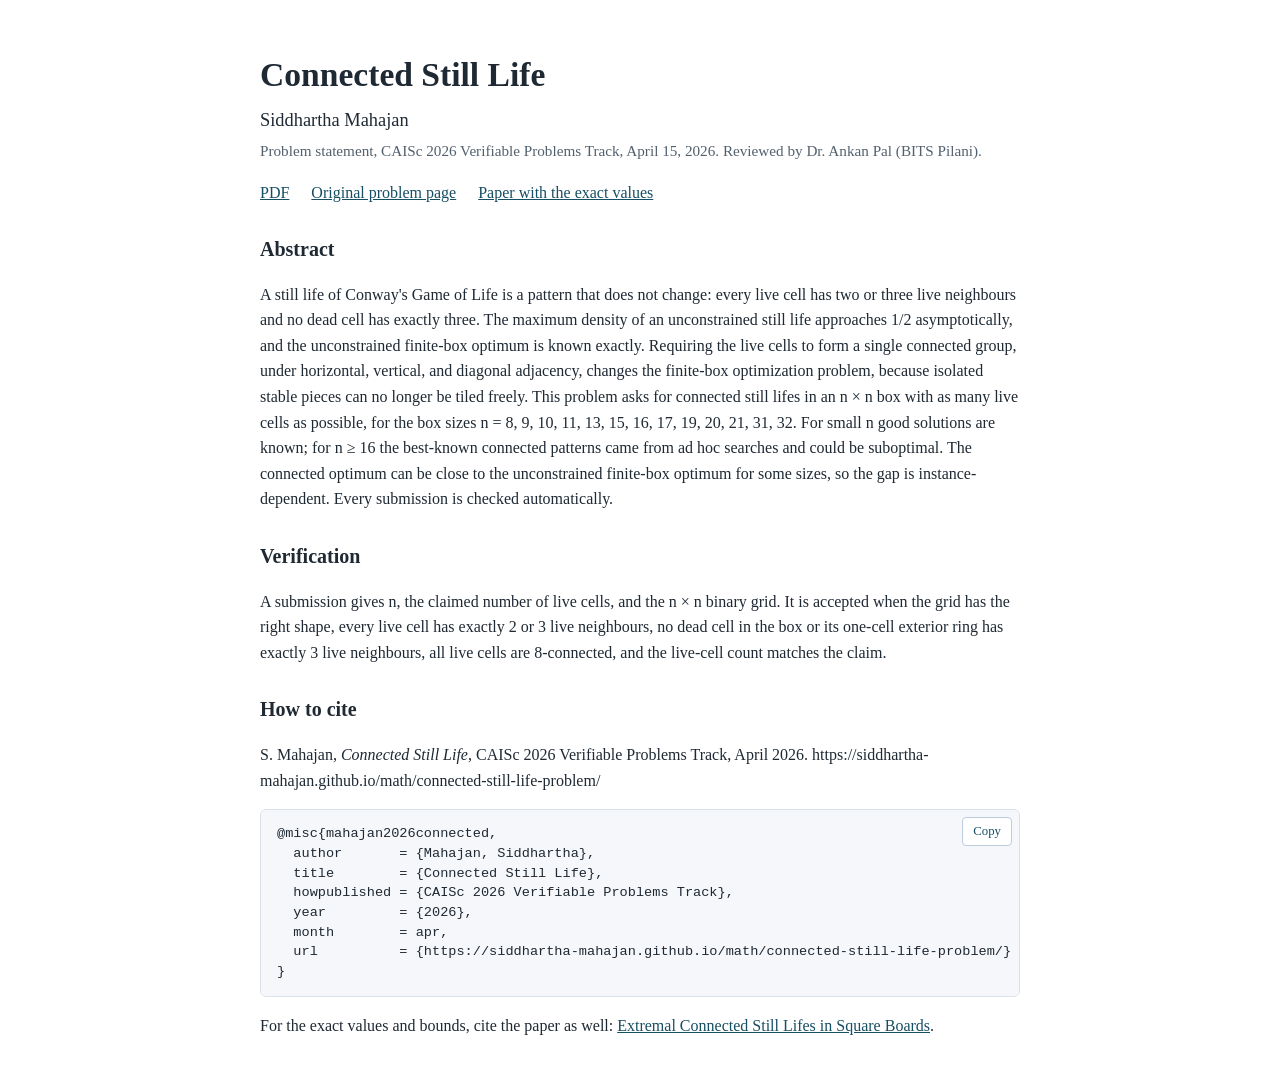
<file: math/connected-still-life-problem/index.html>
<!doctype html>
<html lang="en">
<head>
<meta charset="utf-8">
<meta name="viewport" content="width=device-width, initial-scale=1">
<title>Connected Still Life</title>
<meta name="description" content="Connected Still Life: problem statement of the CAISc 2026 Verifiable Problems Track, by Siddhartha Mahajan.">
<meta name="citation_title" content="Connected Still Life">
<meta name="citation_author" content="Mahajan, Siddhartha">
<meta name="citation_publication_date" content="2026/04/15">
<meta name="citation_conference_title" content="CAISc 2026 Verifiable Problems Track">
<meta name="citation_pdf_url" content="https://siddhartha-mahajan.github.io/math/connected-still-life-problem/connected-still-life.pdf">
<style>
  body { font-family: Georgia, "Times New Roman", serif; max-width: 760px; margin: 48px auto; padding: 0 20px; color: #1f2933; line-height: 1.6; background: #fff; }
  h1 { font-size: 2.1rem; margin-bottom: 4px; }
  .byline { font-size: 1.15rem; margin: 0; }
  .meta { color: #52606d; font-size: .95rem; margin-top: 4px; }
  h2 { font-size: 1.25rem; margin-top: 28px; }
  a { color: #164e63; }
  .links a { margin-right: 18px; }
  .cite { position: relative; }
  .cite pre { background: #f5f7fa; border: 1px solid #d9e2ec; border-radius: 6px; padding: 14px 16px; font-size: .85rem; line-height: 1.45; overflow-x: auto; white-space: pre; }
  .cite button { position: absolute; top: 8px; right: 8px; font: inherit; font-size: .8rem; padding: 3px 10px; border: 1px solid #bcccdc; border-radius: 4px; background: #fff; color: #164e63; cursor: pointer; }
</style>
  <link rel="canonical" href="https://siddhartha-mahajan.github.io/math/connected-still-life-problem/">
  <link rel="icon" href="/favicon.ico" sizes="48x48">
  <link rel="icon" href="/favicon.svg" type="image/svg+xml">
  <link rel="apple-touch-icon" href="/favicon-192.png">
  <meta property="og:type" content="article">
  <meta property="og:site_name" content="Siddhartha Mahajan">
  <meta property="og:title" content="Connected Still Life">
  <meta property="og:description" content="Connected Still Life: problem statement of the CAISc 2026 Verifiable Problems Track, by Siddhartha Mahajan.">
  <meta property="og:url" content="https://siddhartha-mahajan.github.io/math/connected-still-life-problem/">
  <meta property="og:image" content="https://siddhartha-mahajan.github.io/assets/og-card.png">
  <meta property="og:image:width" content="1200">
  <meta property="og:image:height" content="630">
  <meta property="og:image:alt" content="Siddhartha Mahajan, Software Engineer &amp; AI Researcher">
  <meta name="twitter:card" content="summary_large_image">
  <meta name="twitter:image" content="https://siddhartha-mahajan.github.io/assets/og-card.png">
</head>
<body>
<h1 class="citation_title">Connected Still Life</h1>
<p class="byline citation_author">Siddhartha Mahajan</p>
<p class="meta">Problem statement, CAISc 2026 Verifiable Problems Track, April 15, 2026. Reviewed by Dr. Ankan Pal (BITS Pilani).</p>
<p class="links">
  <a href="connected-still-life.pdf">PDF</a>
  <a href="https://caisc2026.github.io/verifiable-problems/?problem=connected-still-life">Original problem page</a>
  <a href="../../papers/extremal-connected-still-lifes/">Paper with the exact values</a>
</p>

<h2>Abstract</h2>
<p>A still life of Conway's Game of Life is a pattern that does not change: every live cell has two or three live neighbours and no dead cell has exactly three. The maximum density of an unconstrained still life approaches 1/2 asymptotically, and the unconstrained finite-box optimum is known exactly. Requiring the live cells to form a single connected group, under horizontal, vertical, and diagonal adjacency, changes the finite-box optimization problem, because isolated stable pieces can no longer be tiled freely. This problem asks for connected still lifes in an n &times; n box with as many live cells as possible, for the box sizes n = 8, 9, 10, 11, 13, 15, 16, 17, 19, 20, 21, 31, 32. For small n good solutions are known; for n &ge; 16 the best-known connected patterns came from ad hoc searches and could be suboptimal. The connected optimum can be close to the unconstrained finite-box optimum for some sizes, so the gap is instance-dependent. Every submission is checked automatically.</p>

<h2>Verification</h2>
<p>A submission gives n, the claimed number of live cells, and the n &times; n binary grid. It is accepted when the grid has the right shape, every live cell has exactly 2 or 3 live neighbours, no dead cell in the box or its one-cell exterior ring has exactly 3 live neighbours, all live cells are 8-connected, and the live-cell count matches the claim.</p>

<h2>How to cite</h2>
<p>S. Mahajan, <i>Connected Still Life</i>, CAISc 2026 Verifiable Problems Track, April 2026. https://siddhartha-mahajan.github.io/math/connected-still-life-problem/</p>
<div class="cite"><button type="button">Copy</button><pre>@misc{mahajan2026connected,
  author       = {Mahajan, Siddhartha},
  title        = {Connected Still Life},
  howpublished = {CAISc 2026 Verifiable Problems Track},
  year         = {2026},
  month        = apr,
  url          = {https://siddhartha-mahajan.github.io/math/connected-still-life-problem/}
}</pre></div>
<p>For the exact values and bounds, cite the paper as well: <a href="../../papers/extremal-connected-still-lifes/">Extremal Connected Still Lifes in Square Boards</a>.</p>
<script>
document.querySelectorAll('.cite button').forEach(function (b) {
  b.addEventListener('click', function () {
    var text = b.parentNode.querySelector('pre').textContent;
    navigator.clipboard.writeText(text).then(function () {
      b.textContent = 'Copied';
      setTimeout(function () { b.textContent = 'Copy'; }, 1500);
    });
  });
});
</script>
</body>
</html>
</file>
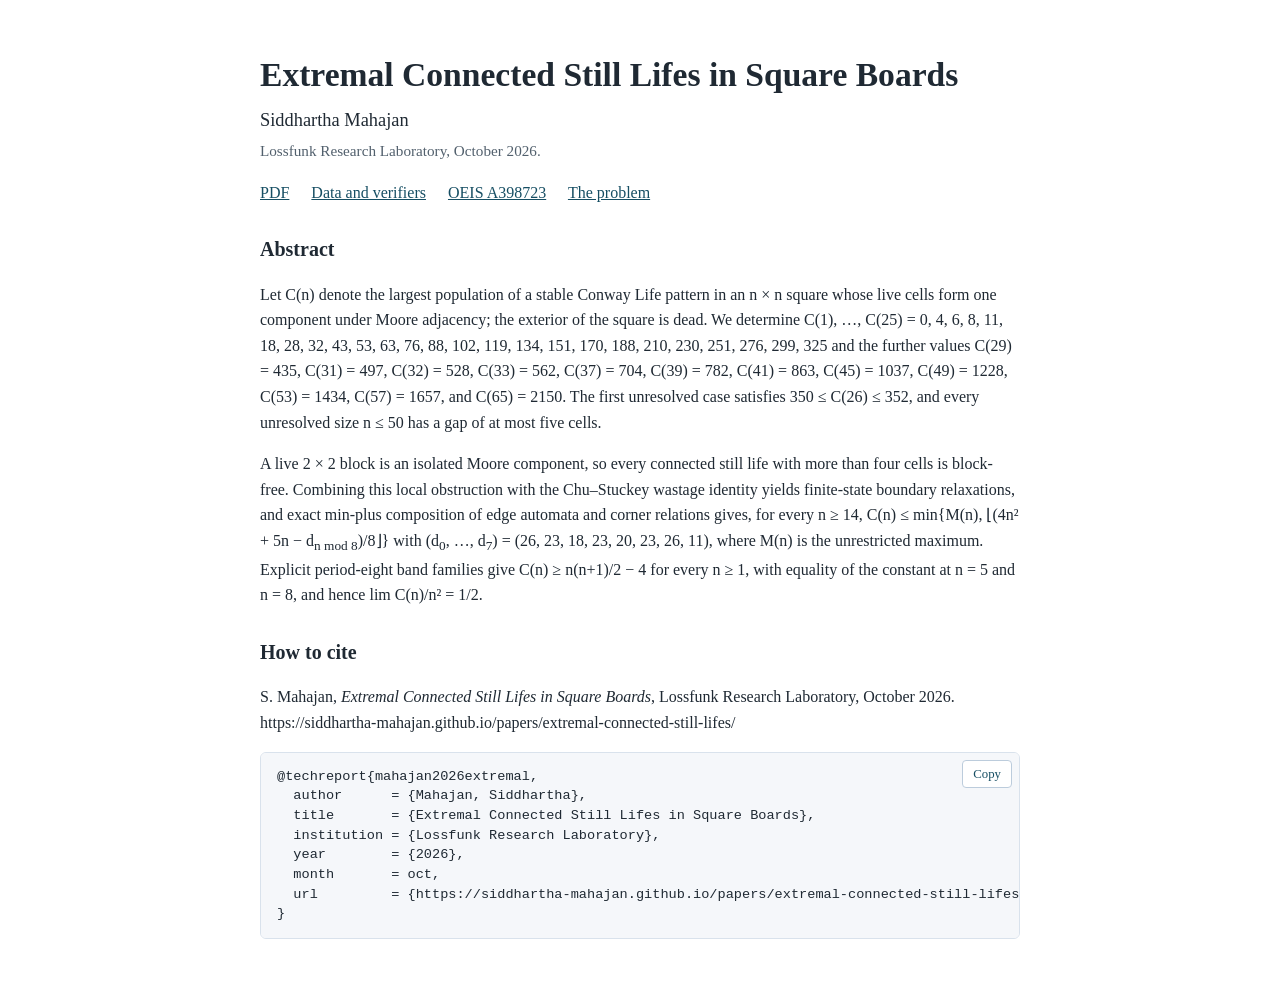
<file: papers/extremal-connected-still-lifes/index.html>
<!doctype html>
<html lang="en">
<head>
<meta charset="utf-8">
<meta name="viewport" content="width=device-width, initial-scale=1">
<title>Extremal Connected Still Lifes in Square Boards</title>
<meta name="description" content="Exact values and bounds for the maximum population of a connected Conway still life in an n by n square.">
<meta name="citation_title" content="Extremal Connected Still Lifes in Square Boards">
<meta name="citation_author" content="Mahajan, Siddhartha">
<meta name="citation_publication_date" content="2026/10">
<meta name="citation_technical_report_institution" content="Lossfunk Research Laboratory">
<meta name="citation_pdf_url" content="https://siddhartha-mahajan.github.io/papers/extremal-connected-still-lifes/extremal-connected-still-lifes.pdf">
<style>
  body { font-family: Georgia, "Times New Roman", serif; max-width: 760px; margin: 48px auto; padding: 0 20px; color: #1f2933; line-height: 1.6; background: #fff; }
  h1 { font-size: 2.1rem; margin-bottom: 4px; }
  .byline { font-size: 1.15rem; margin: 0; }
  .meta { color: #52606d; font-size: .95rem; margin-top: 4px; }
  h2 { font-size: 1.25rem; margin-top: 28px; }
  a { color: #164e63; }
  .links a { margin-right: 18px; }
  .cite { position: relative; }
  .cite pre { background: #f5f7fa; border: 1px solid #d9e2ec; border-radius: 6px; padding: 14px 16px; font-size: .85rem; line-height: 1.45; overflow-x: auto; white-space: pre; }
  .cite button { position: absolute; top: 8px; right: 8px; font: inherit; font-size: .8rem; padding: 3px 10px; border: 1px solid #bcccdc; border-radius: 4px; background: #fff; color: #164e63; cursor: pointer; }
</style>
<script type="application/ld+json">
{
  "@context": "https://schema.org",
  "@type": "ScholarlyArticle",
  "headline": "Extremal Connected Still Lifes in Square Boards",
  "name": "Extremal Connected Still Lifes in Square Boards",
  "description": "Exact values and bounds for the maximum population of a connected Conway still life in an n by n square.",
  "url": "https://siddhartha-mahajan.github.io/papers/extremal-connected-still-lifes/",
  "datePublished": "2026-10",
  "author": { "@type": "Person", "name": "Siddhartha Mahajan", "url": "https://siddhartha-mahajan.github.io/", "affiliation": { "@type": "Organization", "name": "Lossfunk Research Laboratory" } },
  "isPartOf": { "@type": "WebSite", "name": "Siddhartha Mahajan", "url": "https://siddhartha-mahajan.github.io/" },
  "encoding": { "@type": "MediaObject", "encodingFormat": "application/pdf", "contentUrl": "https://siddhartha-mahajan.github.io/papers/extremal-connected-still-lifes/extremal-connected-still-lifes.pdf" }
}
</script>
  <link rel="canonical" href="https://siddhartha-mahajan.github.io/papers/extremal-connected-still-lifes/">
  <link rel="icon" href="/favicon.ico" sizes="48x48">
  <link rel="icon" href="/favicon.svg" type="image/svg+xml">
  <link rel="apple-touch-icon" href="/favicon-192.png">
  <meta property="og:type" content="article">
  <meta property="og:site_name" content="Siddhartha Mahajan">
  <meta property="og:title" content="Extremal Connected Still Lifes in Square Boards">
  <meta property="og:description" content="Exact values and bounds for the maximum population of a connected Conway still life in an n by n square.">
  <meta property="og:url" content="https://siddhartha-mahajan.github.io/papers/extremal-connected-still-lifes/">
  <meta property="og:image" content="https://siddhartha-mahajan.github.io/assets/og-card.png">
  <meta property="og:image:width" content="1200">
  <meta property="og:image:height" content="630">
  <meta property="og:image:alt" content="Siddhartha Mahajan, Software Engineer &amp; AI Researcher">
  <meta name="twitter:card" content="summary_large_image">
  <meta name="twitter:image" content="https://siddhartha-mahajan.github.io/assets/og-card.png">
</head>
<body>
<h1 class="citation_title">Extremal Connected Still Lifes in Square Boards</h1>
<p class="byline citation_author">Siddhartha Mahajan</p>
<p class="meta">Lossfunk Research Laboratory, October 2026.</p>
<p class="links">
  <a href="extremal-connected-still-lifes.pdf">PDF</a>
  <a href="https://github.com/Siddhartha-Mahajan/connected-still-life">Data and verifiers</a>
  <a href="https://oeis.org/A398723">OEIS A398723</a>
  <a href="../../math/connected-still-life-problem/">The problem</a>
</p>

<h2>Abstract</h2>
<p>Let C(n) denote the largest population of a stable Conway Life pattern in an n &times; n square whose live cells form one component under Moore adjacency; the exterior of the square is dead. We determine C(1), &hellip;, C(25) = 0, 4, 6, 8, 11, 18, 28, 32, 43, 53, 63, 76, 88, 102, 119, 134, 151, 170, 188, 210, 230, 251, 276, 299, 325 and the further values C(29) = 435, C(31) = 497, C(32) = 528, C(33) = 562, C(37) = 704, C(39) = 782, C(41) = 863, C(45) = 1037, C(49) = 1228, C(53) = 1434, C(57) = 1657, and C(65) = 2150. The first unresolved case satisfies 350 &le; C(26) &le; 352, and every unresolved size n &le; 50 has a gap of at most five cells.</p>
<p>A live 2 &times; 2 block is an isolated Moore component, so every connected still life with more than four cells is block-free. Combining this local obstruction with the Chu&ndash;Stuckey wastage identity yields finite-state boundary relaxations, and exact min-plus composition of edge automata and corner relations gives, for every n &ge; 14, C(n) &le; min{M(n), &lfloor;(4n&sup2; + 5n &minus; d<sub>n mod 8</sub>)/8&rfloor;} with (d<sub>0</sub>, &hellip;, d<sub>7</sub>) = (26, 23, 18, 23, 20, 23, 26, 11), where M(n) is the unrestricted maximum. Explicit period-eight band families give C(n) &ge; n(n+1)/2 &minus; 4 for every n &ge; 1, with equality of the constant at n = 5 and n = 8, and hence lim C(n)/n&sup2; = 1/2.</p>

<h2>How to cite</h2>
<p>S. Mahajan, <i>Extremal Connected Still Lifes in Square Boards</i>, Lossfunk Research Laboratory, October 2026. https://siddhartha-mahajan.github.io/papers/extremal-connected-still-lifes/</p>
<div class="cite"><button type="button">Copy</button><pre>@techreport{mahajan2026extremal,
  author      = {Mahajan, Siddhartha},
  title       = {Extremal Connected Still Lifes in Square Boards},
  institution = {Lossfunk Research Laboratory},
  year        = {2026},
  month       = oct,
  url         = {https://siddhartha-mahajan.github.io/papers/extremal-connected-still-lifes/}
}</pre></div>
<script>
document.querySelectorAll('.cite button').forEach(function (b) {
  b.addEventListener('click', function () {
    var text = b.parentNode.querySelector('pre').textContent;
    navigator.clipboard.writeText(text).then(function () {
      b.textContent = 'Copied';
      setTimeout(function () { b.textContent = 'Copy'; }, 1500);
    });
  });
});
</script>
</body>
</html>
</file>
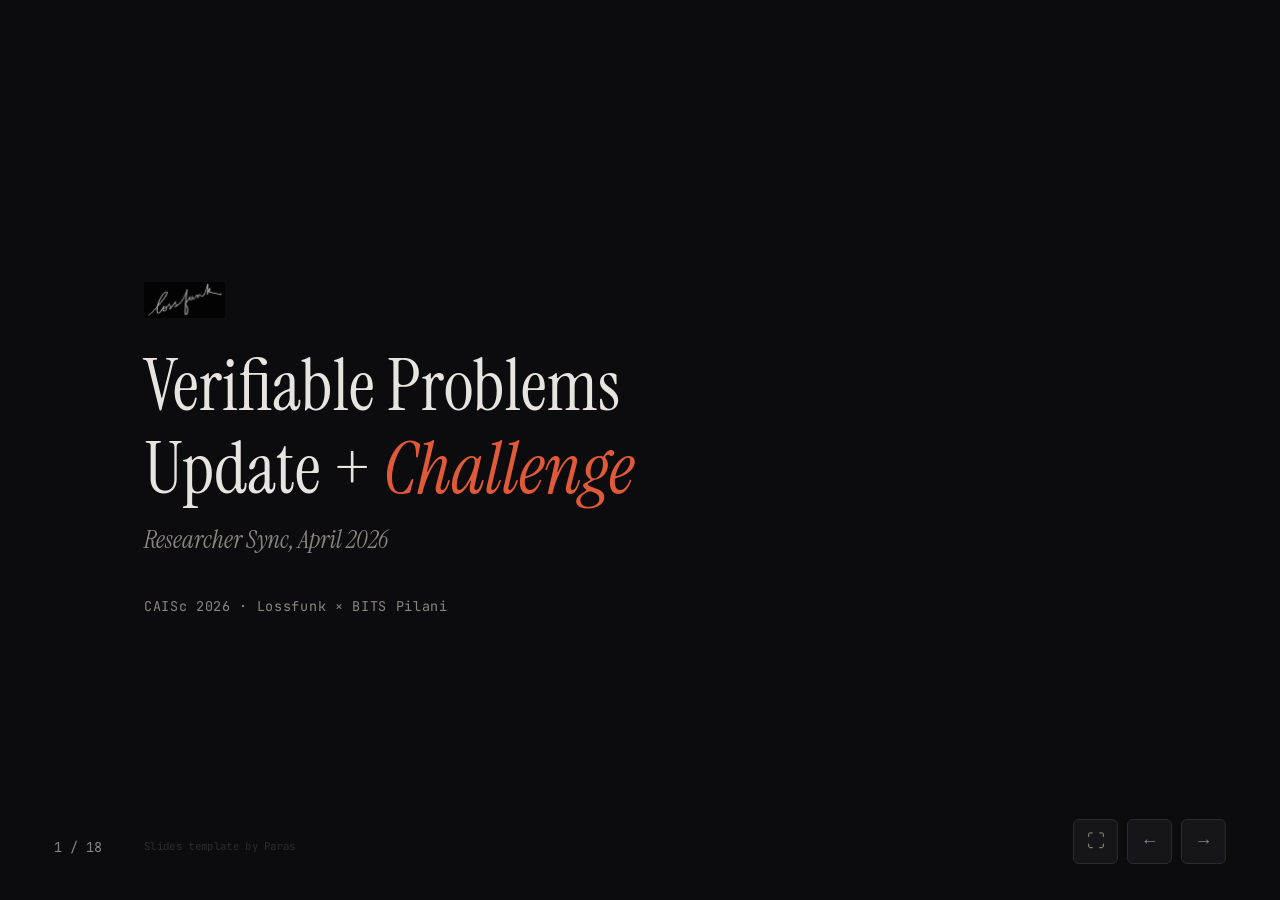
<file: problems/ppt/index.html>
<!DOCTYPE html>
<html lang="en">
<head>
<meta charset="UTF-8">
<meta name="viewport" content="width=device-width, initial-scale=1.0">
<title>Verifiable Problems: Update + Challenge</title>
<link href="https://fonts.googleapis.com/css2?family=Instrument+Serif:ital@0;1&family=DM+Sans:ital,wght@0,400;0,500;0,700;1,400&family=JetBrains+Mono:wght@400;500&display=swap" rel="stylesheet">
<style>
*,*::before,*::after{box-sizing:border-box;margin:0;padding:0}
:root{--bg:#0c0c0f;--fg:#e8e4df;--fg-dim:#8a867f;--accent:#e05a3a;--accent2:#d4a853;--surface:#16161a;--surface2:#1e1e24;--border:#2a2a32;--serif:'Instrument Serif',Georgia,serif;--sans:'DM Sans',system-ui,sans-serif;--mono:'JetBrains Mono',monospace}
html{font-size:18px}body{background:var(--bg);color:var(--fg);font-family:var(--sans);line-height:1.6;overflow:hidden;height:100vh;width:100vw}
.deck{position:relative;width:100vw;height:100vh;overflow:hidden}
.slide{position:absolute;top:0;left:0;width:100vw;height:100vh;display:flex;flex-direction:column;justify-content:center;padding:4rem 8rem;opacity:0;transform:translateY(30px);transition:opacity .5s ease,transform .5s ease;pointer-events:none;overflow-y:auto}
.slide.active{opacity:1;transform:translateY(0);pointer-events:all}
h1{font-family:var(--serif);font-size:3.2rem;line-height:1.15;font-weight:400;margin-bottom:1rem}h1 em{font-style:italic;color:var(--accent)}
h2{font-family:var(--serif);font-size:2.2rem;line-height:1.25;font-weight:400;margin-bottom:1.5rem}h2 em{font-style:italic;color:var(--accent)}
h3{font-family:var(--sans);font-size:1.1rem;font-weight:700;text-transform:uppercase;letter-spacing:.08em;color:var(--accent);margin-bottom:.75rem}
p{margin-bottom:1rem;max-width:52rem;color:var(--fg-dim);font-size:.95rem}
p.lead{font-size:1.15rem;color:var(--fg);max-width:48rem;line-height:1.7}
strong{color:var(--fg);font-weight:700}.accent{color:var(--accent)}.accent2{color:var(--accent2)}.dim{color:var(--fg-dim)}
a{color:var(--accent);text-decoration:none}a:hover{text-decoration:underline}
.cols{display:grid;grid-template-columns:1fr 1fr;gap:3rem;margin-top:1.5rem}
.cols-3{display:grid;grid-template-columns:1fr 1fr 1fr;gap:2rem;margin-top:1.5rem}
.card{background:var(--surface);border:1px solid var(--border);border-radius:12px;padding:1.8rem;position:relative;overflow:hidden}
.card::before{content:'';position:absolute;top:0;left:0;right:0;height:3px;background:var(--accent);opacity:0;transition:opacity .3s}.card:hover::before{opacity:1}
.card h4{font-family:var(--serif);font-size:1.2rem;margin-bottom:.5rem;color:var(--fg)}
.card p{font-size:.85rem;margin-bottom:.5rem}
.card .tag{display:inline-block;font-size:.7rem;font-family:var(--mono);background:var(--surface2);color:var(--accent);padding:.2em .6em;border-radius:4px;margin-bottom:.5rem}
.box{background:var(--surface);border-left:3px solid var(--accent);padding:1.5rem 2rem;border-radius:0 8px 8px 0;margin:1rem 0;max-width:48rem}.box p{margin-bottom:.5rem}
.box-gold{border-left-color:var(--accent2)}
.flow{display:flex;align-items:center;gap:1rem;margin:2rem 0;flex-wrap:wrap}
.flow-step{background:var(--surface);border:1px solid var(--border);border-radius:8px;padding:.8rem 1.4rem;font-size:.85rem;font-weight:500}
.flow-step.highlight{border-color:var(--accent);color:var(--accent)}
.flow-arrow{color:var(--fg-dim);font-size:1.2rem}
.compare{width:100%;border-collapse:collapse;margin:1.5rem 0;font-size:.85rem}
.compare th{text-align:left;padding:.7rem 1rem;border-bottom:2px solid var(--accent);font-family:var(--mono);font-size:.75rem;text-transform:uppercase;letter-spacing:.05em;color:var(--accent)}
.compare td{padding:.7rem 1rem;border-bottom:1px solid var(--border);vertical-align:top}
.compare td:first-child{color:var(--fg);font-weight:500;width:12rem}
.progress-bar{position:fixed;top:0;left:0;height:3px;background:var(--accent);z-index:100;transition:width .3s ease}
.nav{position:fixed;bottom:2rem;right:3rem;display:flex;gap:.5rem;z-index:100}
.nav button{background:var(--surface);border:1px solid var(--border);color:var(--fg-dim);width:2.5rem;height:2.5rem;border-radius:6px;cursor:pointer;font-size:1rem;display:flex;align-items:center;justify-content:center;transition:all .2s}
.nav button:hover{border-color:var(--accent);color:var(--accent)}
.slide-counter{position:fixed;bottom:2.3rem;left:3rem;font-family:var(--mono);font-size:.75rem;color:var(--fg-dim);z-index:100}
.spaced-list{list-style:none;margin:1rem 0}.spaced-list li{padding:.6rem 0 .6rem 1.5rem;position:relative;font-size:.9rem;color:var(--fg-dim)}
.spaced-list li::before{content:'\2192';position:absolute;left:0;color:var(--accent)}.spaced-list li strong{color:var(--fg)}
.num-list{list-style:none;counter-reset:items;margin:1rem 0}
.num-list li{counter-increment:items;padding:.8rem 0 .8rem 2.5rem;position:relative;font-size:.9rem;color:var(--fg-dim);border-bottom:1px solid var(--border)}
.num-list li::before{content:counter(items);position:absolute;left:0;font-family:var(--mono);font-size:1.1rem;font-weight:700;color:var(--accent)}
.num-list li strong{color:var(--fg)}
.title-slide{justify-content:center;align-items:flex-start}
.title-slide h1{font-size:4rem;margin-bottom:.5rem}
.title-slide .subtitle{font-family:var(--serif);font-size:1.4rem;color:var(--fg-dim);font-style:italic;margin-bottom:2rem}
.title-slide .meta{font-family:var(--mono);font-size:.75rem;color:var(--fg-dim);letter-spacing:.05em}
.title-slide .credit{font-family:var(--mono);font-size:.6rem;color:var(--border);letter-spacing:.03em;position:absolute;bottom:2.5rem;left:8rem}
.slide-label{position:absolute;top:3rem;right:4rem;font-family:var(--mono);font-size:.65rem;text-transform:uppercase;letter-spacing:.1em;color:var(--border)}
.logo{height:2rem;filter:invert(1);opacity:.7;margin-bottom:1.5rem}
pre{background:var(--surface);border:1px solid var(--border);border-radius:8px;padding:1.2rem 1.5rem;font-family:var(--mono);font-size:.72rem;color:var(--fg-dim);overflow-x:auto;line-height:1.5;margin:1rem 0;max-width:56rem}
pre strong{color:var(--accent);font-weight:500}
.problem-video{border-radius:10px;border:1px solid var(--border);width:100%;aspect-ratio:16/9;object-fit:contain;margin-bottom:1rem;background:#000}
.problem-grid{display:grid;grid-template-columns:1fr 380px;gap:3rem;align-items:start;margin-top:.5rem}
.problem-grid.no-img{grid-template-columns:1fr}
@media(max-width:900px){.slide{padding:2rem}h1{font-size:2.2rem}h2{font-size:1.6rem}.cols,.cols-3{grid-template-columns:1fr;gap:1.5rem}.nav{bottom:1rem;right:1rem}.slide-counter{bottom:1.3rem;left:1rem}.title-slide h1{font-size:2.6rem}.problem-grid{grid-template-columns:1fr}}
</style>
</head>
<body>
<div class="progress-bar" id="progress"></div>
<div class="slide-counter" id="counter"></div>
<div class="nav"><button onclick="toggleFullscreen()" title="Fullscreen" id="fs-btn">&#x26F6;</button><button onclick="prev()">&#8592;</button><button onclick="next()">&#8594;</button></div>
<div class="deck" id="deck">

<!-- ===== SLIDE 1: TITLE ===== -->
<div class="slide title-slide">
<img src="../../assets/lossfunk-logo.jpg" class="logo" alt="Lossfunk">
<h1>Verifiable Problems<br>Update + <em>Challenge</em></h1>
<div class="subtitle">Researcher Sync, April 2026</div>
<div class="meta">CAISc 2026 &middot; Lossfunk &times; BITS Pilani</div>
<div class="credit">Slides template by Paras</div>
</div>

<!-- ===== SLIDE 2: THE TRACK ===== -->
<div class="slide">
<span class="slide-label">The Track</span>
<h2>Verifiable Problems: <em>how it works</em></h2>
<div class="flow">
<div class="flow-step">Pick a problem</div><div class="flow-arrow">&rarr;</div>
<div class="flow-step">Generate a solution</div><div class="flow-arrow">&rarr;</div>
<div class="flow-step highlight">POST /submit</div><div class="flow-arrow">&rarr;</div>
<div class="flow-step">Instant verification</div><div class="flow-arrow">&rarr;</div>
<div class="flow-step">Score + percentile + leaderboard</div>
</div>
<div class="box" style="margin-top:1.5rem">
<p><strong>5 curated problems</strong> across math and computational biology. All verifiers built and live. Deterministic, exact arithmetic. No human in the loop.</p>
</div>
</div>

<!-- ===== SLIDE 4: PROBLEMS OVERVIEW TABLE ===== -->
<div class="slide">
<span class="slide-label">Overview</span>
<h2>The <em>five</em> problems</h2>
<table class="compare">
<tr><th>Problem</th><th>Domain</th><th>Objective</th><th>Open Since</th></tr>
<tr><td><strong>Hadamard Maximal Determinant</strong></td><td>Linear Algebra</td><td>Maximize |det(M)| for +1/-1 matrices</td><td>1893</td></tr>
<tr><td><strong>Conway's 99-Graph</strong></td><td>Graph Theory</td><td>Build srg(99,14,1,2) or prove impossible</td><td>~1971</td></tr>
<tr><td><strong>Matrix Multiplication</strong></td><td>Algebraic Complexity</td><td>Fewer multiplications via tensor decomposition</td><td>1969</td></tr>
<tr><td><strong>Connected Still Life</strong></td><td>Cellular Automata</td><td>Maximize live cells in stable GoL pattern</td><td>~2000</td></tr>
<tr><td><strong>HP Protein Folding</strong></td><td>Computational Biology</td><td>Maximize H-H contacts on 2D lattice</td><td>1985</td></tr>
</table>
</div>

<!-- ===== SLIDE 5: HADAMARD ===== -->
<div class="slide">
<span class="slide-label">Problem 1</span>
<h2>Hadamard <em>Maximal Determinant</em></h2>
<div class="problem-grid">
<div>
<div class="tag" style="display:inline-block;font-size:.7rem;font-family:var(--mono);background:var(--surface2);color:var(--accent);padding:.2em .6em;border-radius:4px;margin-bottom:1rem">Math / Linear Algebra</div>
<p class="lead">Build an n x n matrix of +1s and -1s that maximizes |det(M)|.</p>
<ul class="spaced-list">
<li><strong>Exact answers known</strong> for n &le; 22. For n &ge; 23, records are from 2003 (Orrick et al.), unchallenged for 20+ years.</li>
<li><strong>Scoring:</strong> higher determinant is better, measured as ratio to theoretical upper bound.</li>
<li><strong>Great for AI search.</strong> Hill-climbing, simulated annealing, evolutionary methods all apply.</li>
</ul>
<div class="box"><p>"Really good and can be attempted by anyone." <span class="dim">Ankan Pal, reviewer</span></p></div>
</div>
<div>
<video src="../videos/HadamardScene.mp4" class="problem-video" controls muted playsinline preload="metadata"></video>
</div>
</div>
</div>

<!-- ===== SLIDE 6: CONWAY ===== -->
<div class="slide">
<span class="slide-label">Problem 2</span>
<h2>Conway's <em>99-Graph</em></h2>
<div class="problem-grid">
<div>
<div class="tag" style="display:inline-block;font-size:.7rem;font-family:var(--mono);background:var(--surface2);color:var(--accent);padding:.2em .6em;border-radius:4px;margin-bottom:1rem">Math / Graph Theory</div>
<p class="lead">Build a strongly regular graph srg(99, 14, 1, 2) or prove it cannot exist.</p>
<ul class="spaced-list">
<li><strong>99 vertices</strong>, each with 14 neighbors. Adjacent pairs share 1 common neighbor, non-adjacent pairs share 2.</li>
<li><strong>Open since ~1971.</strong> Conway offered a $1,000 prize. Never claimed. He died in 2020.</li>
<li><strong>Partial solutions accepted,</strong> scored by % of 4,950 constraints satisfied. 100% = solved.</li>
<li><strong>Binary search problem.</strong> Passes every known necessary condition but no one has found it.</li>
</ul>
</div>
<div>
<video src="../videos/ConwayScene.mp4" class="problem-video" controls muted playsinline preload="metadata"></video>
</div>
</div>
</div>

<!-- ===== SLIDE 7: TENSOR RANK ===== -->
<div class="slide">
<span class="slide-label">Problem 3</span>
<h2>Matrix Multiplication <em>Tensor Rank</em></h2>
<div class="problem-grid">
<div>
<div class="tag" style="display:inline-block;font-size:.7rem;font-family:var(--mono);background:var(--surface2);color:var(--accent);padding:.2em .6em;border-radius:4px;margin-bottom:1rem">Math / Algebraic Complexity</div>
<p class="lead">Multiply two matrices using fewer scalar multiplications than the current record.</p>
<ul class="spaced-list">
<li><strong>Strassen (1969):</strong> 2x2 in 7 instead of 8. For 3x3, the record of 23 has stood since 1976.</li>
<li><strong>DeepMind's AlphaTensor (2022)</strong> matched but didn't beat it over integers.</li>
<li><strong>Scoring:</strong> lower multiplication count is better. Submit a tensor decomposition (U, V, W factors).</li>
<li><strong>Rectangular cases</strong> (e.g., 2x3x4, 3x3x6) may be more tractable.</li>
</ul>
</div>
<div>
<video src="../videos/TensorRankScene.mp4" class="problem-video" controls muted playsinline preload="metadata"></video>
</div>
</div>
</div>

<!-- ===== SLIDE 8: STILL LIFE ===== -->
<div class="slide">
<span class="slide-label">Problem 4</span>
<h2>Connected <em>Still Life</em></h2>
<div class="problem-grid">
<div>
<div class="tag" style="display:inline-block;font-size:.7rem;font-family:var(--mono);background:var(--surface2);color:var(--accent);padding:.2em .6em;border-radius:4px;margin-bottom:1rem">Math / Cellular Automata (Game of Life)</div>
<p class="lead">Maximize live cells in a stable, connected pattern inside an n x n grid.</p>
<ul class="spaced-list">
<li><strong>Still life</strong> = no cell changes on the next Game of Life step. Connected = all live cells reachable via 8-directional adjacency.</li>
<li>For <strong>n &ge; 16</strong>, best-known patterns come from ad hoc searches and are likely suboptimal.</li>
<li><strong>Scoring:</strong> more live cells is better. Density around 40-45% in practice (theoretical ceiling ~50%).</li>
<li><strong>Visually intuitive.</strong> The website has an interactive "try it yourself" game.</li>
</ul>
</div>
<div>
<video src="../videos/StillLifeScene.mp4" class="problem-video" controls muted playsinline preload="metadata"></video>
</div>
</div>
</div>

<!-- ===== SLIDE 9: HP PROTEIN ===== -->
<div class="slide">
<span class="slide-label">Problem 5</span>
<h2>HP <em>Protein Folding</em></h2>
<div class="problem-grid no-img">
<div>
<div class="tag" style="display:inline-block;font-size:.7rem;font-family:var(--mono);background:var(--surface2);color:var(--accent);padding:.2em .6em;border-radius:4px;margin-bottom:1rem">Computational Biology / Protein Structure</div>
<p class="lead">Fold an HP chain on a 2D lattice to maximize hydrophobic (H-H) contacts.</p>
<div class="cols">
<div>
<ul class="spaced-list">
<li><strong>Dill (1985) model:</strong> H = hydrophobic, P = polar. Chain is a self-avoiding walk on a square lattice.</li>
<li><strong>Proven NP-hard</strong> (1998). Benchmark sequences from the 1990s-2000s may have suboptimal records.</li>
<li><strong>Sequences S5-S10</strong> are the real open targets.</li>
</ul>
</div>
<div>
<div class="box box-gold"><p><strong>A biology problem.</strong> Different flavor from the math problems. Great for AI agents that can reason about spatial packing.</p></div>
</div>
</div>
</div>
</div>
</div>

<!-- ===== SLIDE 10: FRONTEND ===== -->
<div class="slide">
<span class="slide-label">Frontend</span>
<h2>The Problems <em>Website</em></h2>
<p class="lead">Each problem page has: origin story, instance descriptions, scoring, how to submit, bounds, and references.</p>
<div class="cols">
<div>
<h3>Features</h3>
<ul class="spaced-list">
<li><strong>Manim video animations</strong> for visual explanation of each problem</li>
<li><strong>Interactive demos</strong> like the Still Life "try it yourself" game</li>
<li><strong>Full API documentation</strong> with payloads and response formats</li>
<li><strong>WIP problems</strong> page for upcoming additions (RNA, Sorting Networks, Ramsey, Van der Waerden, S-Box, Binary Linear Codes)</li>
</ul>
</div>
<div>
<div class="box">
<p><strong>Problems page</strong></p>
<p><a href="https://siddhartha-mahajan.github.io/problems/">siddhartha-mahajan.github.io/problems/</a></p>
</div>
<div class="box box-gold">
<p><strong>API docs</strong></p>
<p><a href="https://siddhartha-mahajan.github.io/problems/api.html">siddhartha-mahajan.github.io/problems/api.html</a></p>
</div>
</div>
</div>
</div>

<!-- ===== SLIDE 11: BACKEND ===== -->
<div class="slide">
<span class="slide-label">Backend</span>
<h2>The Verification <em>API</em></h2>
<div class="cols">
<div>
<h3>Endpoints</h3>
<ul class="spaced-list">
<li><strong>POST /submit</strong>: submit a solution for verification</li>
<li><strong>GET /submission/{id}</strong>: retrieve a past result</li>
<li><strong>GET /problems/{name}/instances</strong>: list allowed instances</li>
<li><strong>GET /health</strong>: health check</li>
</ul>
</div>
<div>
<h3>Stack</h3>
<ul class="spaced-list">
<li><strong>FastAPI + PostgreSQL</strong>, Dockerized deployment</li>
<li><strong>Per-IP rate limiting</strong></li>
<li><strong>Exact arithmetic.</strong> SymPy for Hadamard, exact rationals for Tensor, BFS for Still Life connectivity.</li>
<li>Returns: <strong>score, percentile, is_record</strong></li>
</ul>
</div>
</div>
<div class="box" style="margin-top:1.5rem">
<p><strong>Base URL:</strong> <code style="font-family:var(--mono);color:var(--accent);font-size:.85rem">http://168.144.71.199:8080/api/v1</code></p>
</div>
</div>

<!-- ===== SLIDE 12: CURL EXAMPLE - HADAMARD ===== -->
<div class="slide">
<span class="slide-label">Example 1</span>
<h2>Submit: <em>Hadamard</em></h2>
<pre>curl -X POST http://168.144.71.199:8080/api/v1/submit \
  -H "Content-Type: application/json" \
  -d '{
    "email": "you@lossfunk.com",
    "problem_name": "<strong>hadamard</strong>",
    "instance": {"n": 23},
    "submission": {
      "claimed_det": 2779447296000000,
      "matrix": [[1, -1, 1, ...], ...]
    }
  }'</pre>
<h3>Response</h3>
<pre>{
  "success": true,
  "score": 93.1983,
  "percentile": 50.0,
  "is_record": false
}</pre>
</div>

<!-- ===== SLIDE 13: CURL EXAMPLE - STILL LIFE ===== -->
<div class="slide">
<span class="slide-label">Example 2</span>
<h2>Submit: <em>Still Life</em></h2>
<pre>curl -X POST http://168.144.71.199:8080/api/v1/submit \
  -H "Content-Type: application/json" \
  -d '{
    "email": "you@lossfunk.com",
    "problem_name": "<strong>stilllife</strong>",
    "instance": {"n": 8},
    "submission": {
      "claimed_cells": 28,
      "grid": [[0,0,1,1,1,1,0,0], ...]
    }
  }'</pre>
<p>Fields vary per problem. Full payload docs at the API page.</p>
</div>

<!-- ===== SLIDE 14: CURL EXAMPLE - HP PROTEIN ===== -->
<div class="slide">
<span class="slide-label">Example 3</span>
<h2>Submit: <em>HP Protein Folding</em></h2>
<pre>curl -X POST http://168.144.71.199:8080/api/v1/submit \
  -H "Content-Type: application/json" \
  -d '{
    "email": "you@lossfunk.com",
    "problem_name": "<strong>hpprotein</strong>",
    "instance": {"sequence_id": "S5"},
    "submission": {
      "lattice": "2D",
      "coords": [[0,0], [1,0], [1,1], ...]
    }
  }'</pre>
<p>Self-avoiding walk on a 2D square lattice. Scored by H-H contacts.</p>
</div>

<!-- ===== SLIDE 15: THE CHALLENGE ===== -->
<div class="slide">
<span class="slide-label">Challenge</span>
<h2>Internal Challenge: <em>₹25,000 in prizes</em></h2>
<div class="cols">
<div>
<div class="box box-gold" style="margin-top:0">
<p style="font-size:1.1rem;color:var(--fg)"><strong>₹5,000 per problem &times; 5 problems</strong></p>
<p>Amazon vouchers, sponsored by Paras.</p>
</div>
<ul class="spaced-list" style="margin-top:1.5rem">
<li><strong>Deadline: Monday, April 13 EOD</strong></li>
<li>Best score per problem wins</li>
<li>Any valid submission counts</li>
</ul>
</div>
<div>
<h3>Use whatever works</h3>
<ul class="spaced-list">
<li>Claude Code</li>
<li>Codex / ChatGPT</li>
<li>AlphaEvolve / OpenEvolve</li>
<li>Manual search / custom solvers</li>
<li>Anything else you can think of</li>
</ul>
</div>
</div>
</div>

<!-- ===== SLIDE 16: STEPS ===== -->
<div class="slide">
<span class="slide-label">How To</span>
<h2>Steps to <em>participate</em></h2>
<ol class="num-list">
<li><strong>Pick a problem.</strong> Browse the problems page and find one that interests you.</li>
<li><strong>Read the problem + API docs.</strong> Understand the format, constraints, and scoring.</li>
<li><strong>Generate a candidate solution.</strong> Use an AI agent, write a solver, or try by hand. Each problem page has a "Copy agent.md" button that gives you a ready-made prompt for any LLM.</li>
<li><strong>Submit via API.</strong> POST /api/v1/submit with your JSON payload.</li>
<li><strong>Get instant feedback.</strong> Score, percentile, is_record flag.</li>
<li><strong>Iterate.</strong> Improve and resubmit (rate limited, so be deliberate).</li>
<li><strong>Best score by Monday EOD</strong> wins ₹5,000 for that problem</li>
</ol>
</div>

<!-- ===== SLIDE 17: LINKS ===== -->
<div class="slide">
<span class="slide-label">Links</span>
<h2>Resources and <em>links</em></h2>
<div class="cols">
<div>
<ul class="spaced-list">
<li><strong>Problems page:</strong> <a href="https://siddhartha-mahajan.github.io/problems/">siddhartha-mahajan.github.io/problems/</a></li>
<li><strong>API docs:</strong> <a href="https://siddhartha-mahajan.github.io/problems/api.html">siddhartha-mahajan.github.io/problems/api.html</a></li>
<li><strong>API base:</strong> <code style="font-family:var(--mono);color:var(--accent);font-size:.85rem">http://168.144.71.199:8080/api/v1</code></li>
</ul>
</div>
<div>
<div class="box">
<p><strong>Quick health check:</strong></p>
<pre style="margin:.5rem 0;font-size:.75rem">curl http://168.144.71.199:8080/api/v1/health</pre>
</div>
<div class="box box-gold" style="margin-top:1rem">
<p>Questions? Reach out to Siddhartha on Slack.</p>
</div>
</div>
</div>
</div>

<!-- ===== SLIDE: CAISC CONTEXT ===== -->
<div class="slide">
<span class="slide-label">Context</span>
<h2>CAISc 2026: Conference For <em>AI Scientists</em></h2>
<p class="lead">AI systems as primary authors and reviewers. Co-organized by Lossfunk and BITS Pilani. Supported by Anthropic, NUS, IIT Delhi, Birla AI Labs.</p>
<div class="cols">
<div>
<h3>Two tracks</h3>
<ul class="spaced-list">
<li><strong>Verifiable Problems</strong>: open problems with automated verification. Submit a solution, get a score instantly.</li>
<li><strong>Open-Ended Problems</strong>: standard paper submissions reviewed by AI and human reviewers.</li>
</ul>
</div>
<div>
<h3>Timeline</h3>
<ul class="spaced-list">
<li><strong>April 15</strong>: Submissions open</li>
<li><strong>May 15</strong>: Submission deadline</li>
<li><strong>July 24-25</strong>: Conference at BITS Pilani</li>
</ul>
</div>
</div>
</div>

<!-- ===== SLIDE: CLOSING ===== -->
<div class="slide title-slide">
<img src="../../assets/lossfunk-logo.jpg" class="logo" alt="Lossfunk">
<h1>Five problems.<br>Five prizes.<br><em>Go.</em></h1>
<div class="subtitle">Deadline: Monday, April 13 EOD</div>
</div>

</div>
<script>
let current=0;const slides=document.querySelectorAll('.slide'),total=slides.length,progress=document.getElementById('progress'),counter=document.getElementById('counter');
function showSlide(n){slides.forEach((s,i)=>{s.classList.remove('active');if(i===n)s.classList.add('active')});progress.style.width=((n/(total-1))*100)+'%';counter.textContent=(n+1)+' / '+total}
function next(){if(current<total-1){current++;showSlide(current)}}
function prev(){if(current>0){current--;showSlide(current)}}
document.addEventListener('keydown',e=>{if(e.key==='ArrowRight'||e.key===' '||e.key==='Enter'){e.preventDefault();next()}if(e.key==='ArrowLeft'||e.key==='Backspace'){e.preventDefault();prev()}});
let touchStartX=0;document.addEventListener('touchstart',e=>{touchStartX=e.touches[0].clientX});document.addEventListener('touchend',e=>{const diff=touchStartX-e.changedTouches[0].clientX;if(Math.abs(diff)>50){diff>0?next():prev()}});
showSlide(0);
function toggleFullscreen(){if(!document.fullscreenElement){document.documentElement.requestFullscreen().catch(()=>{})}else{document.exitFullscreen()}}
document.addEventListener('fullscreenchange',()=>{document.getElementById('fs-btn').innerHTML=document.fullscreenElement?'&#x2716;':'&#x26F6;'});
</script>
</body>
</html>
</file>
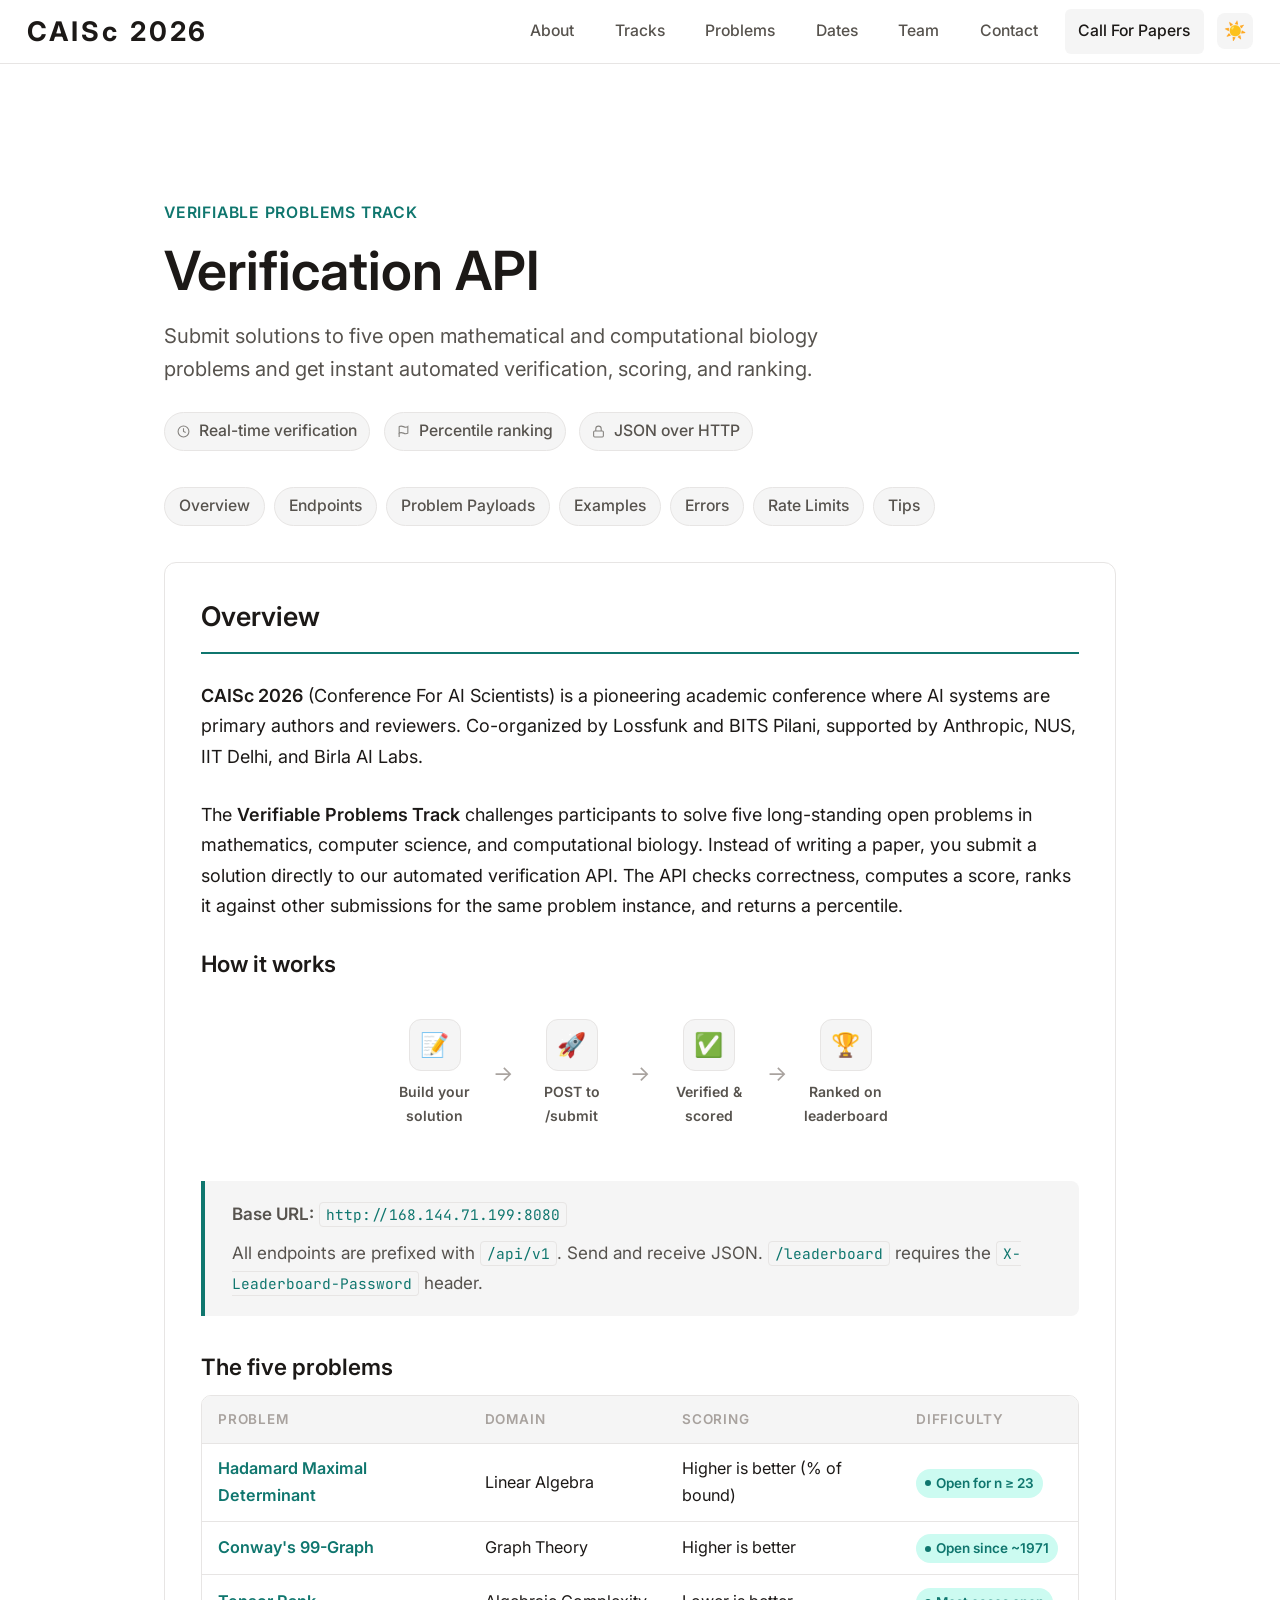
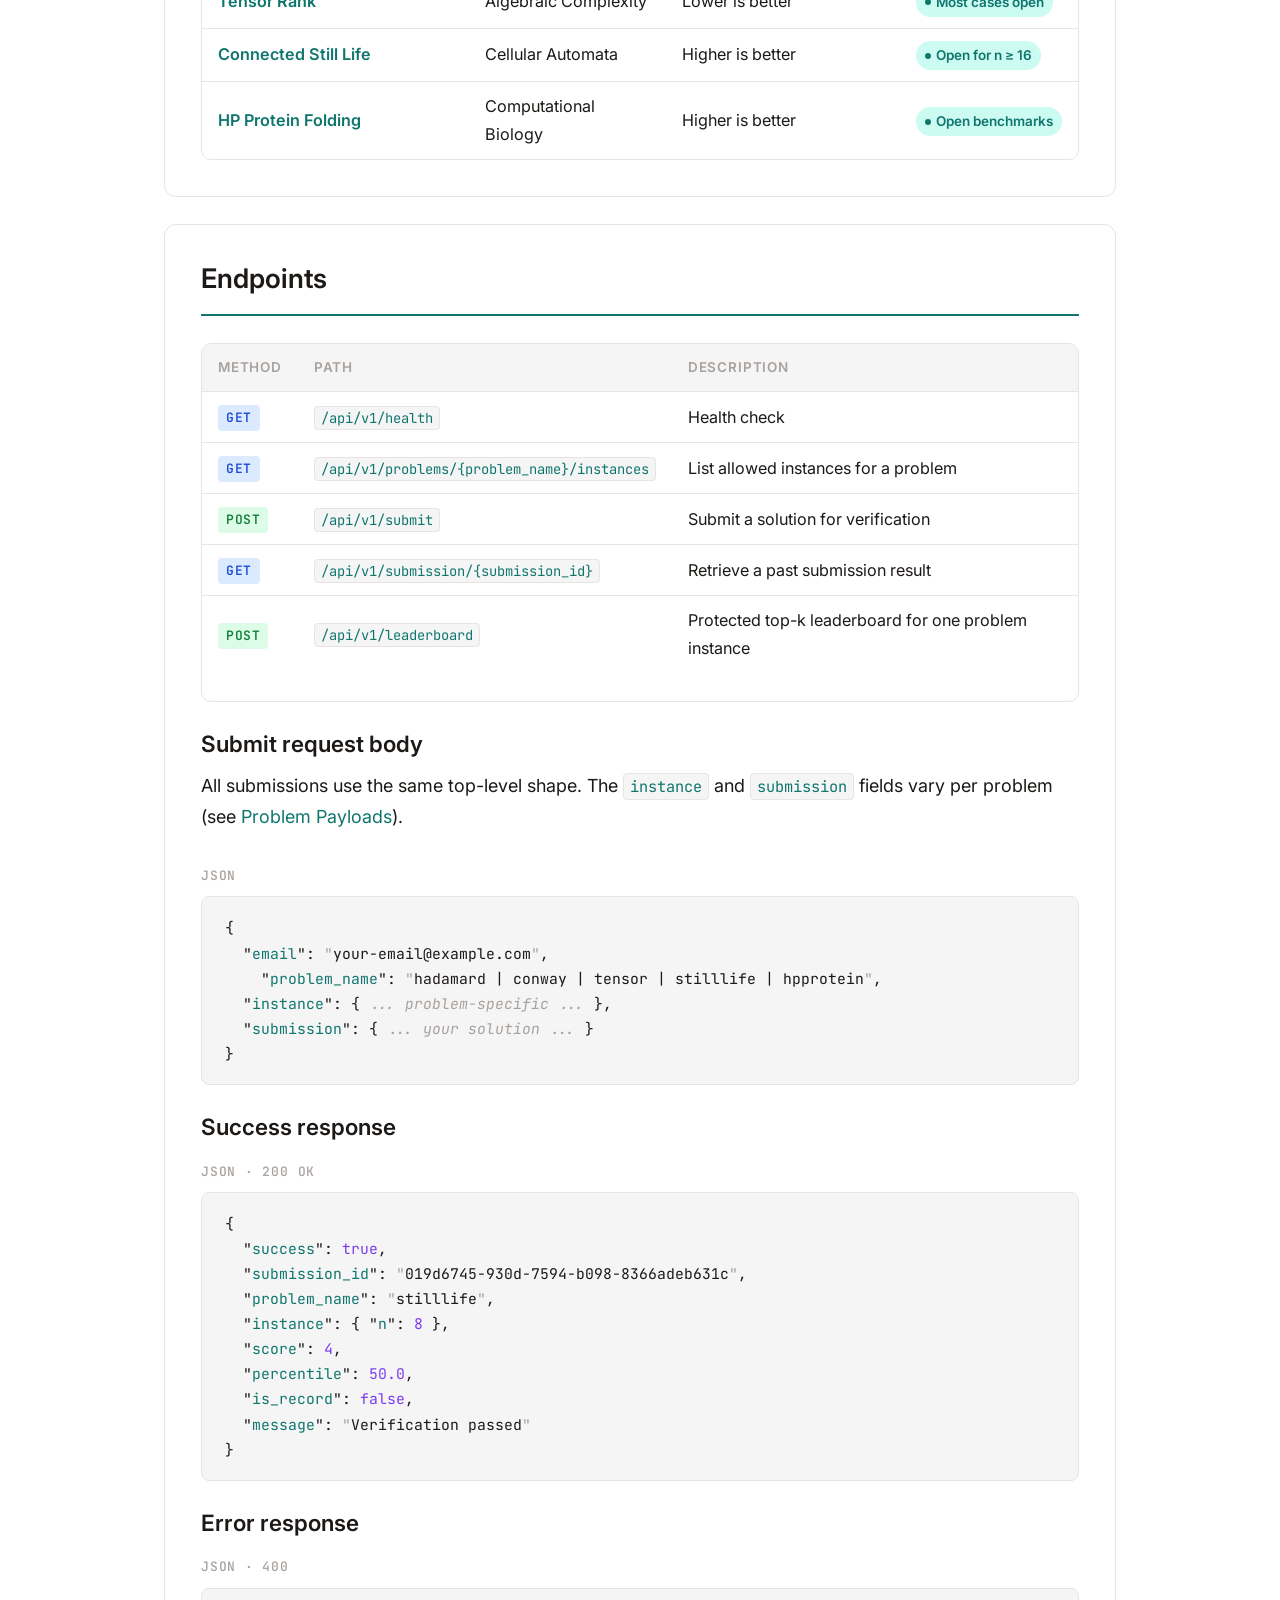
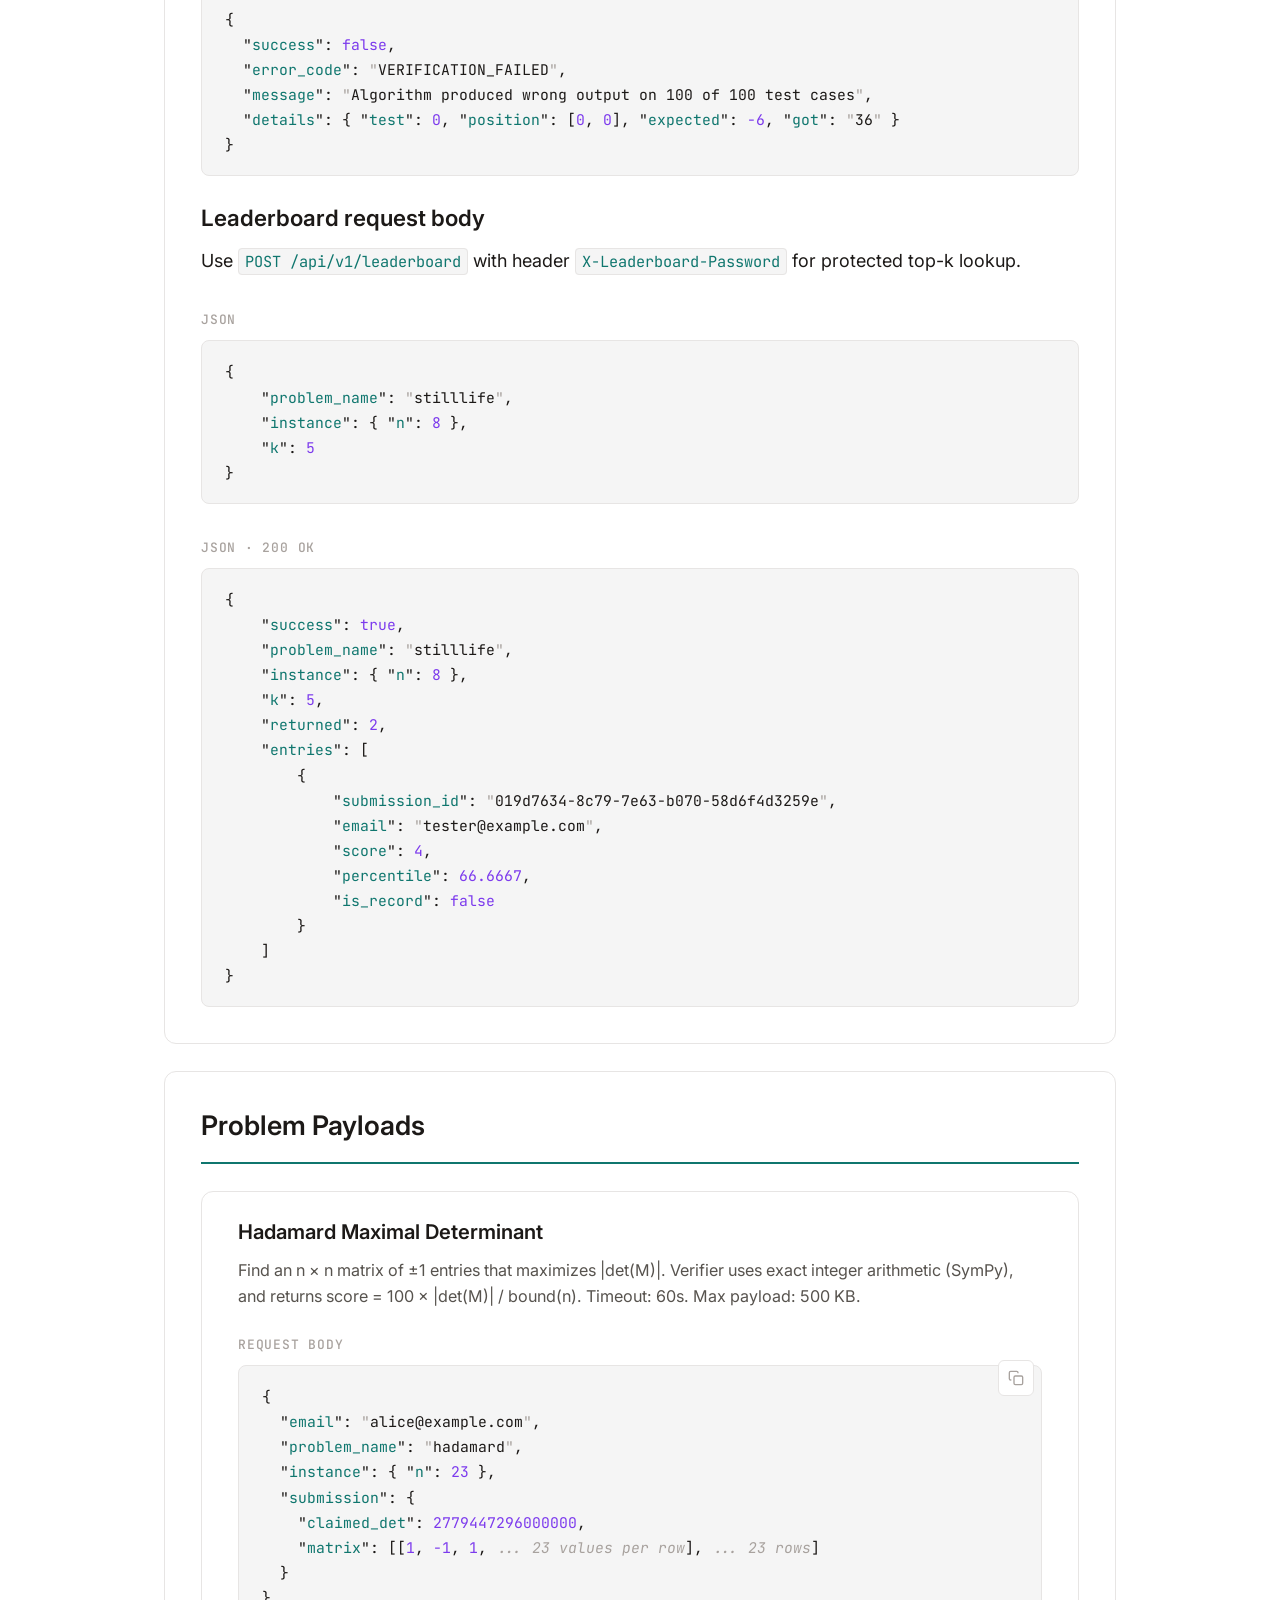
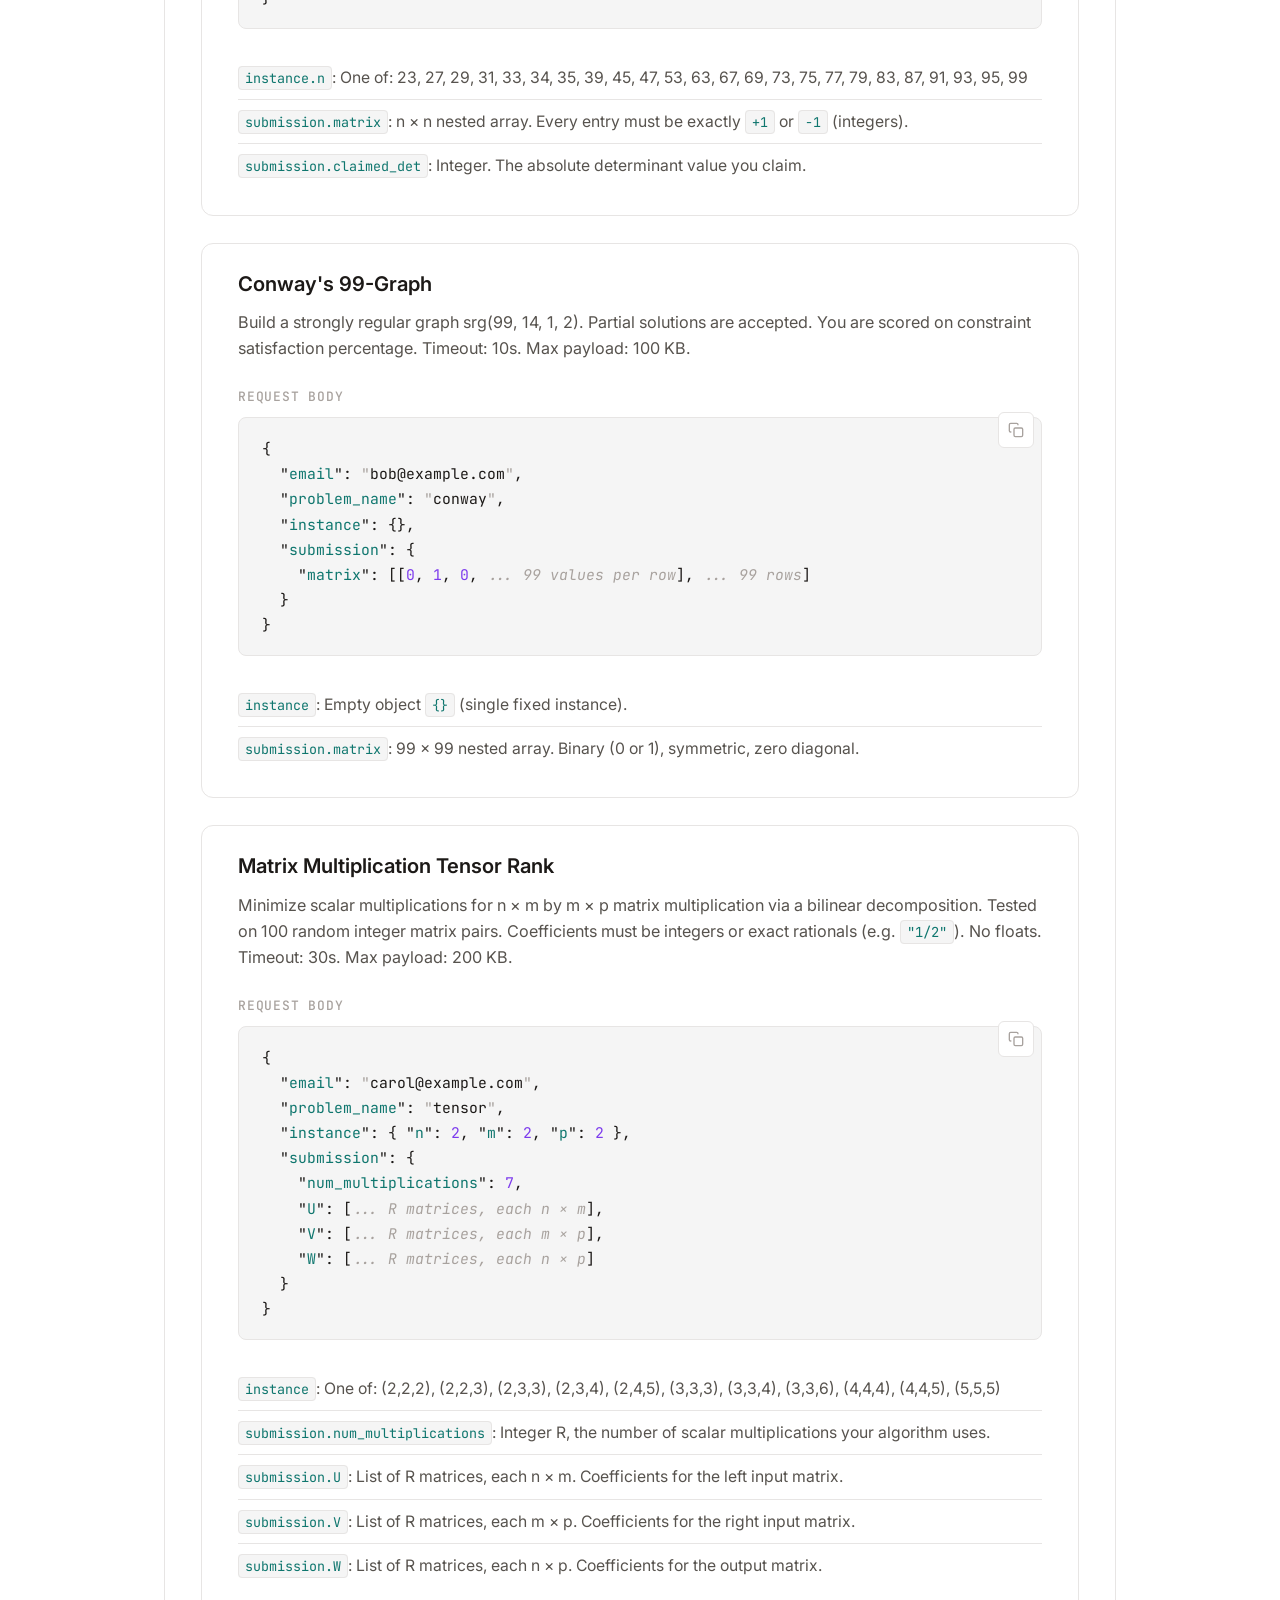
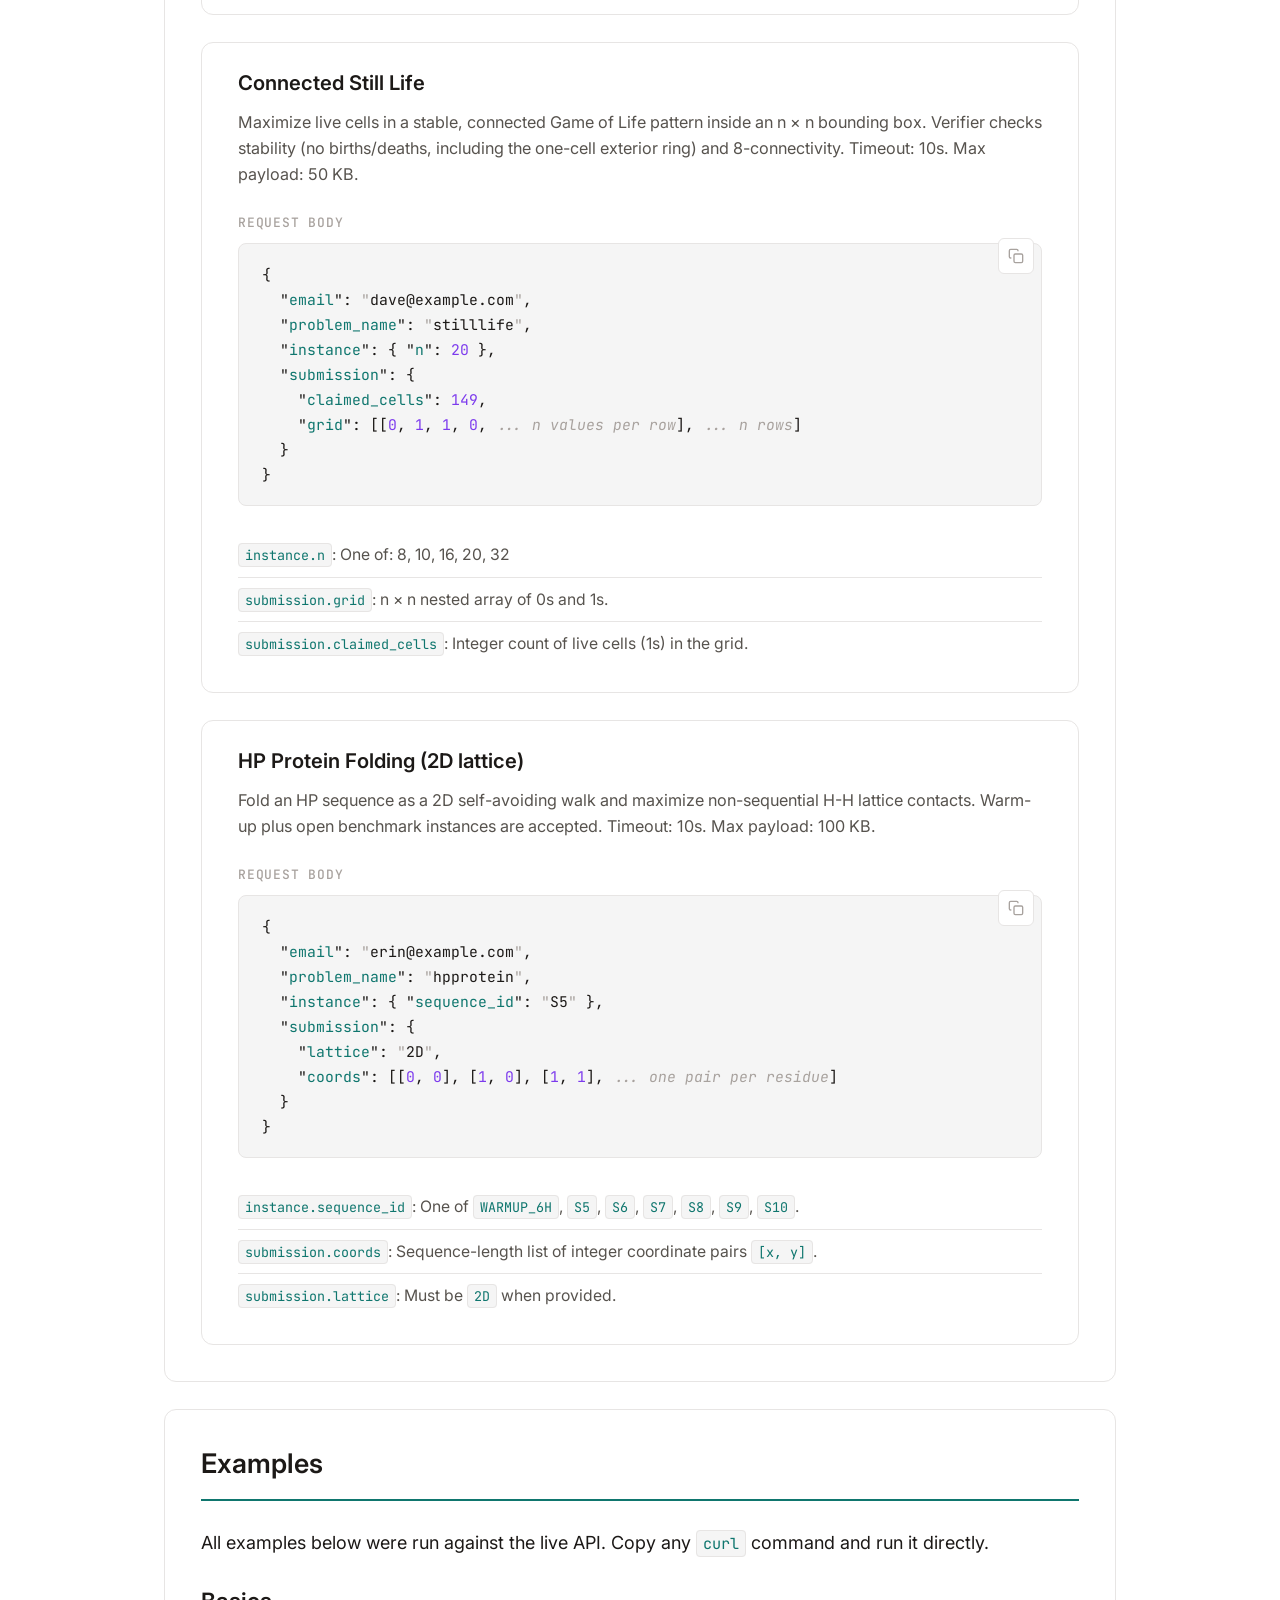
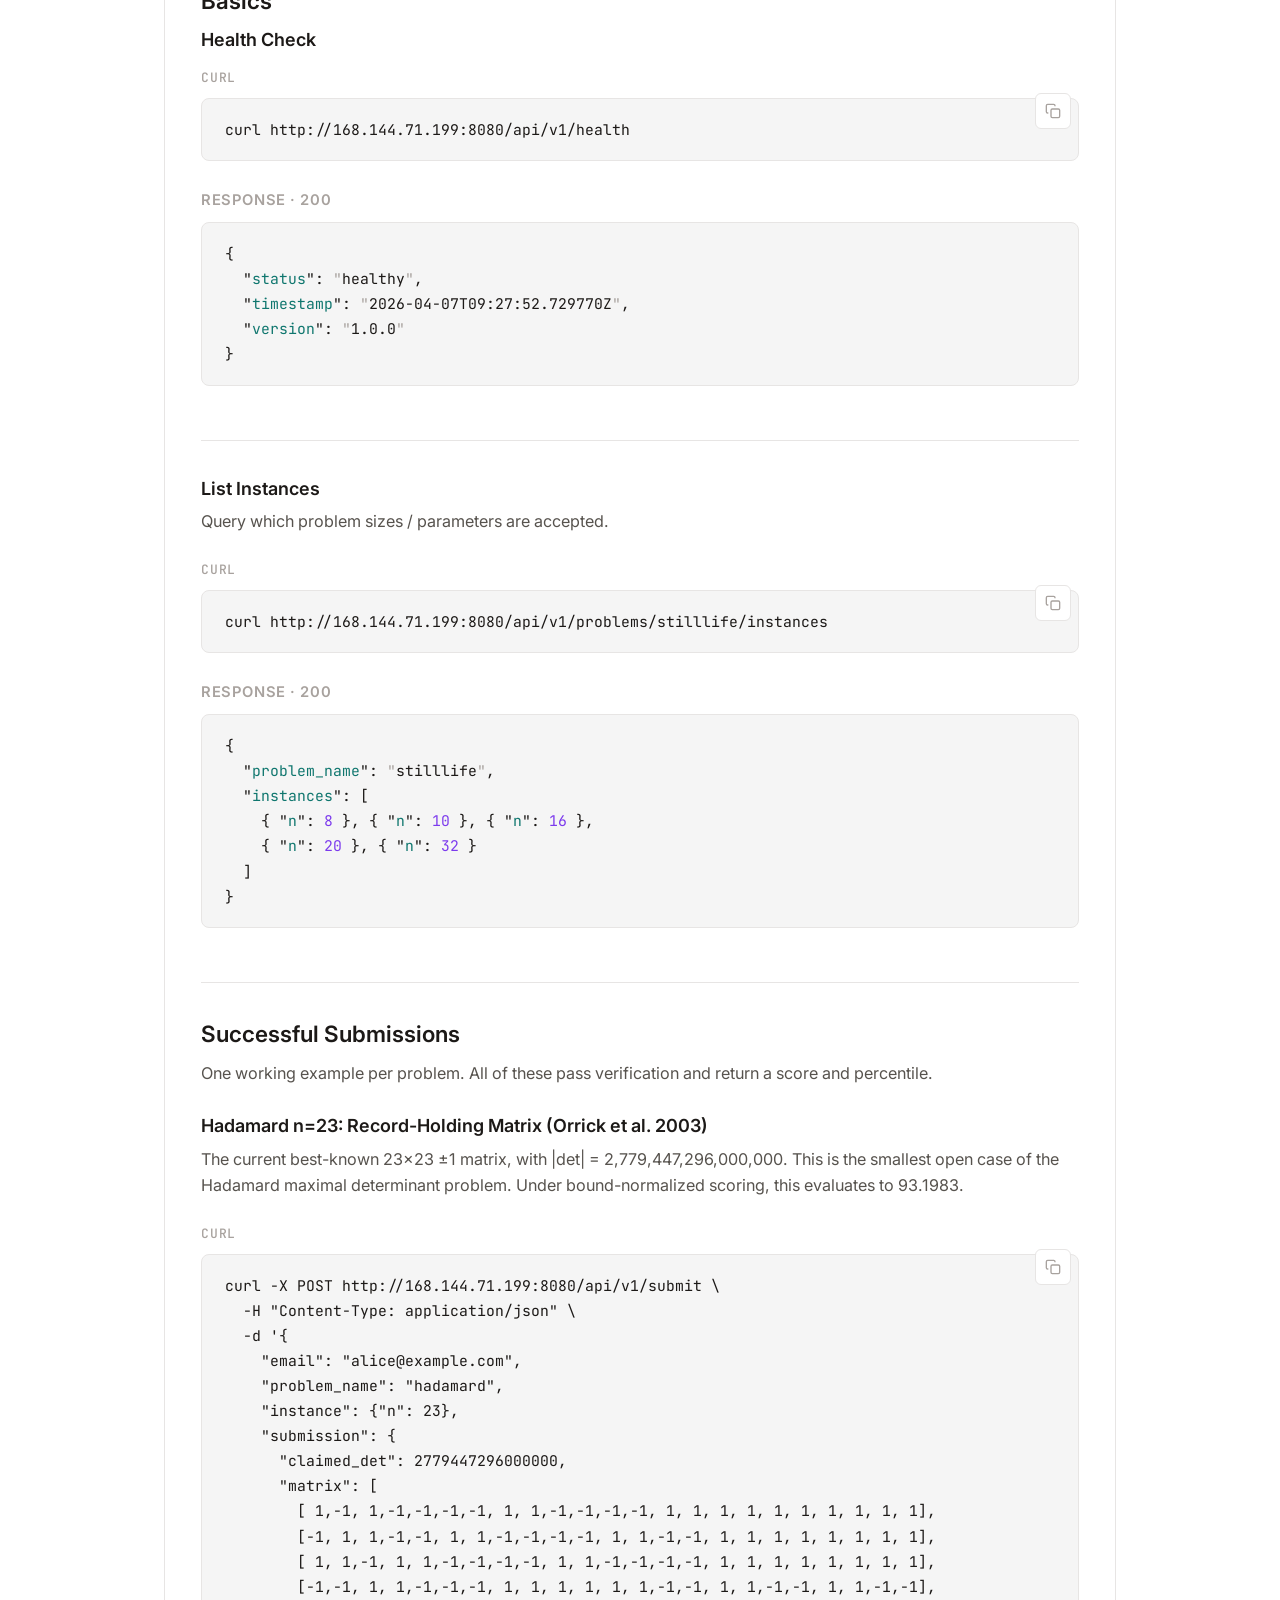
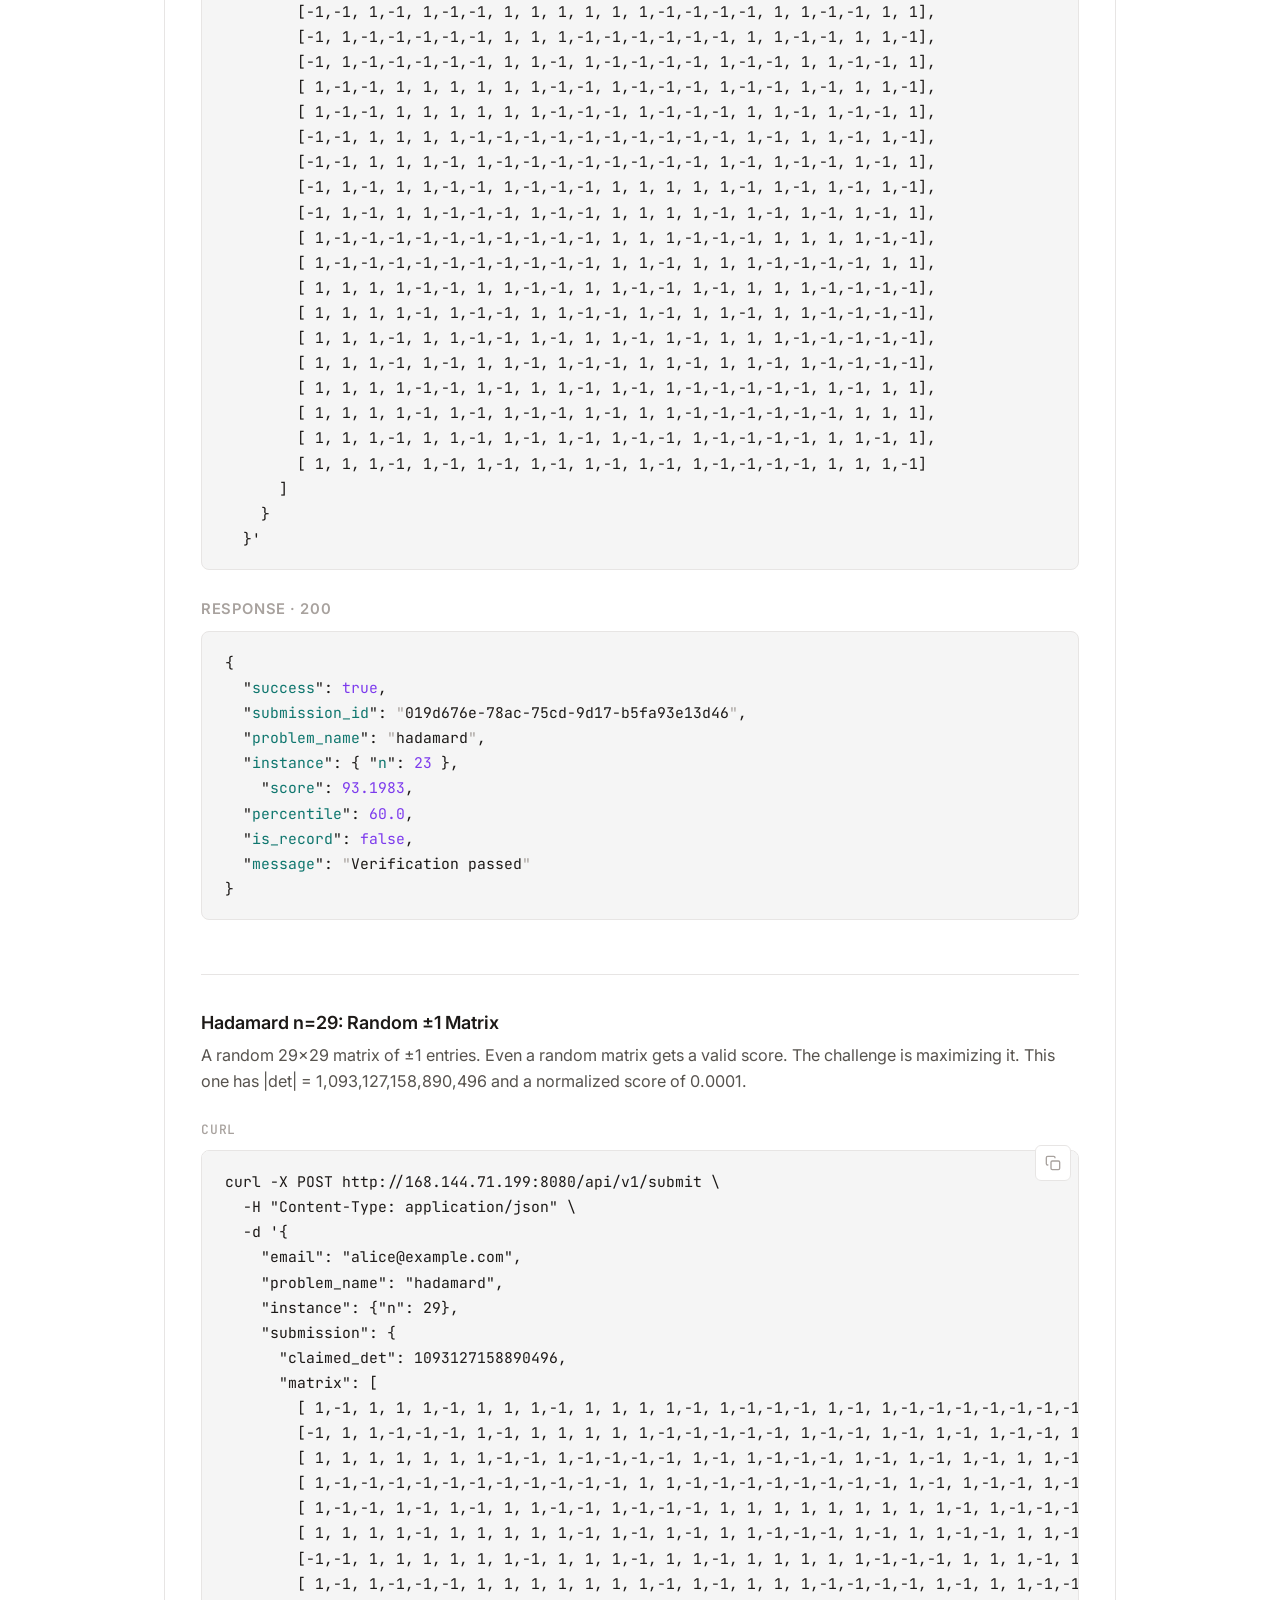
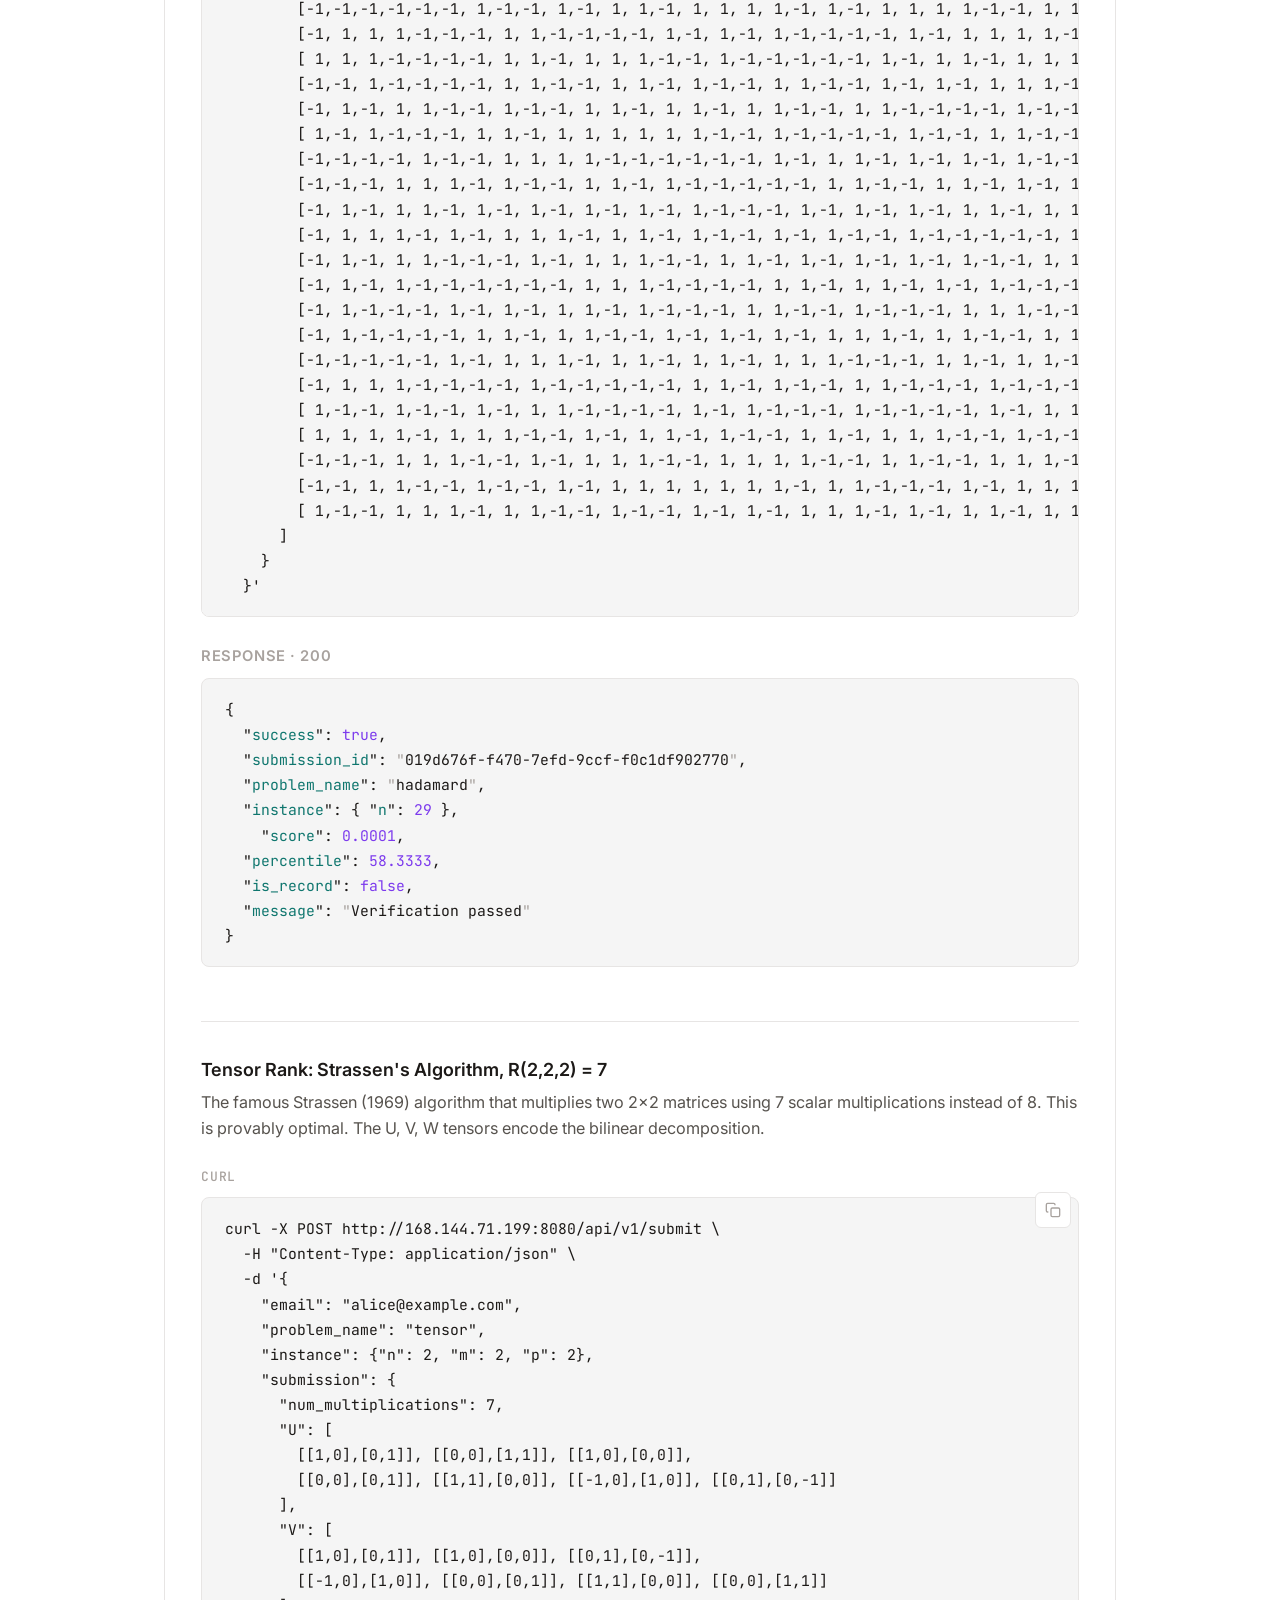
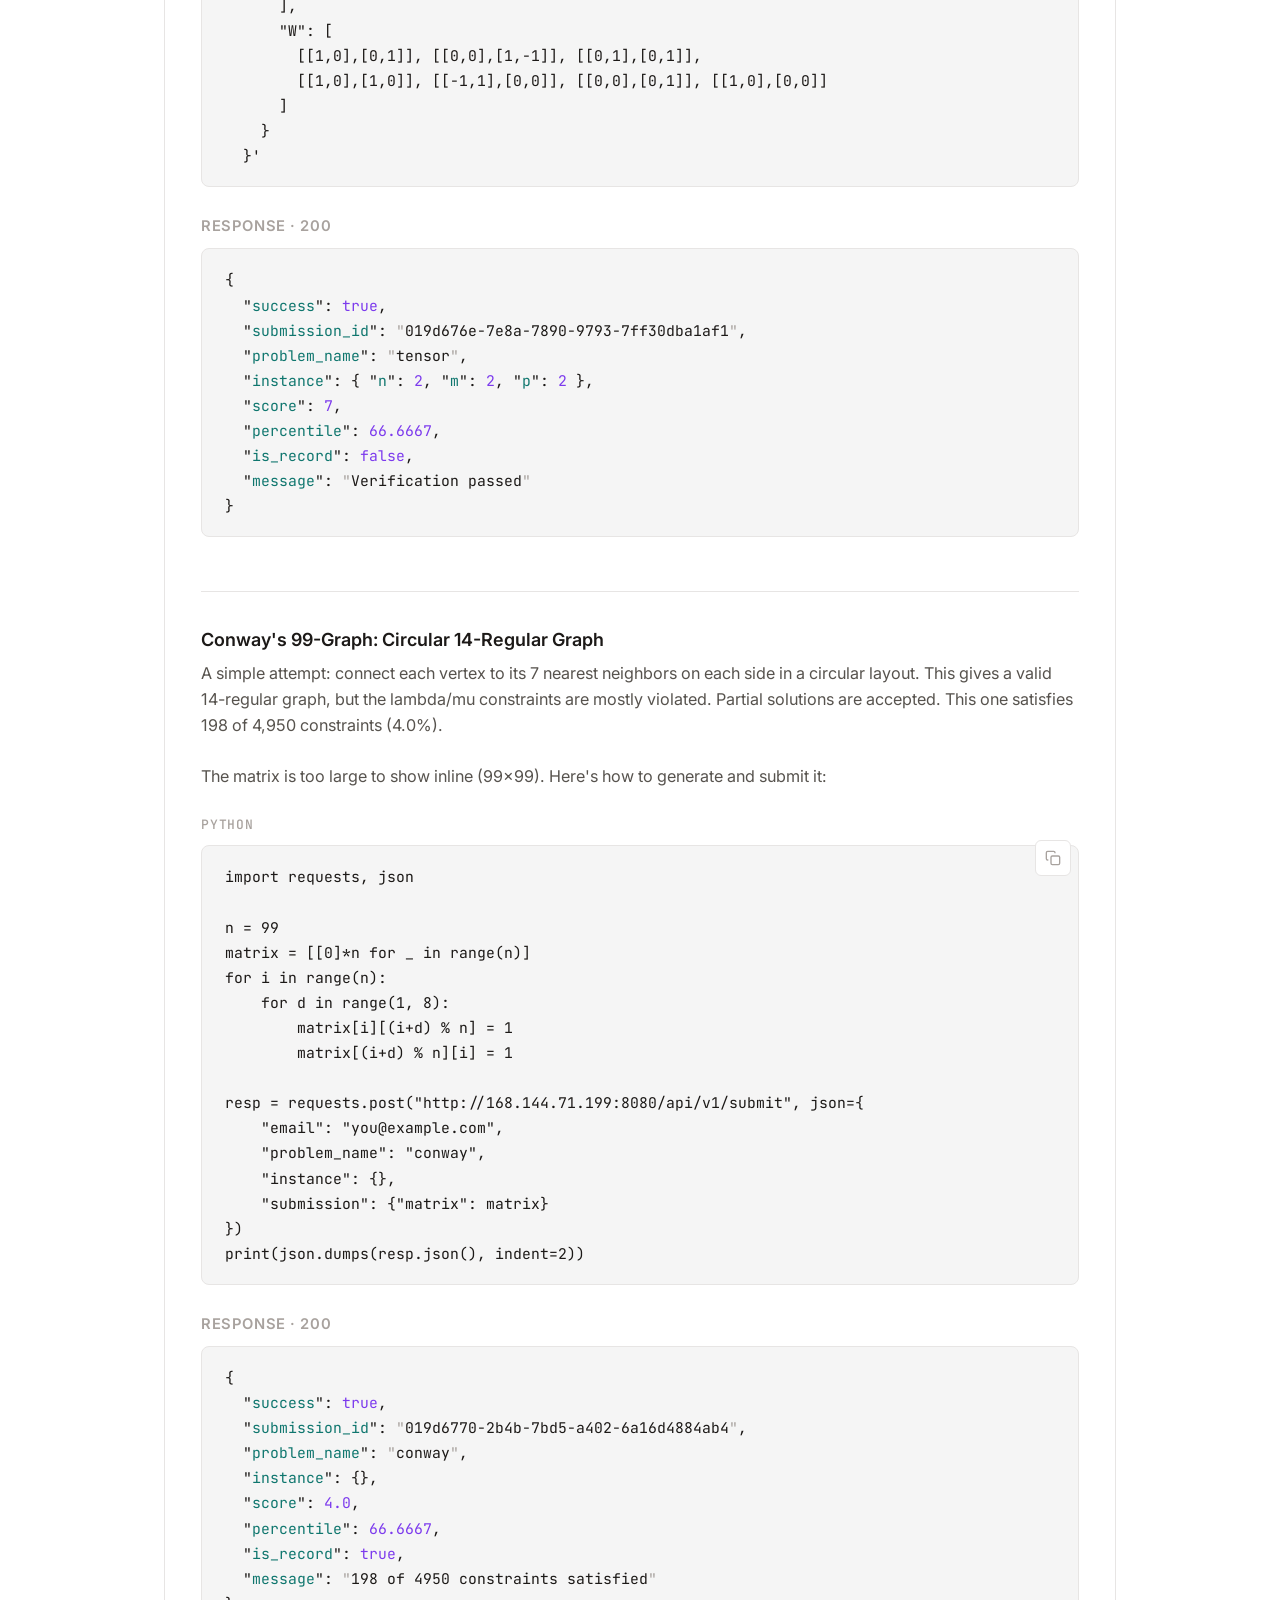
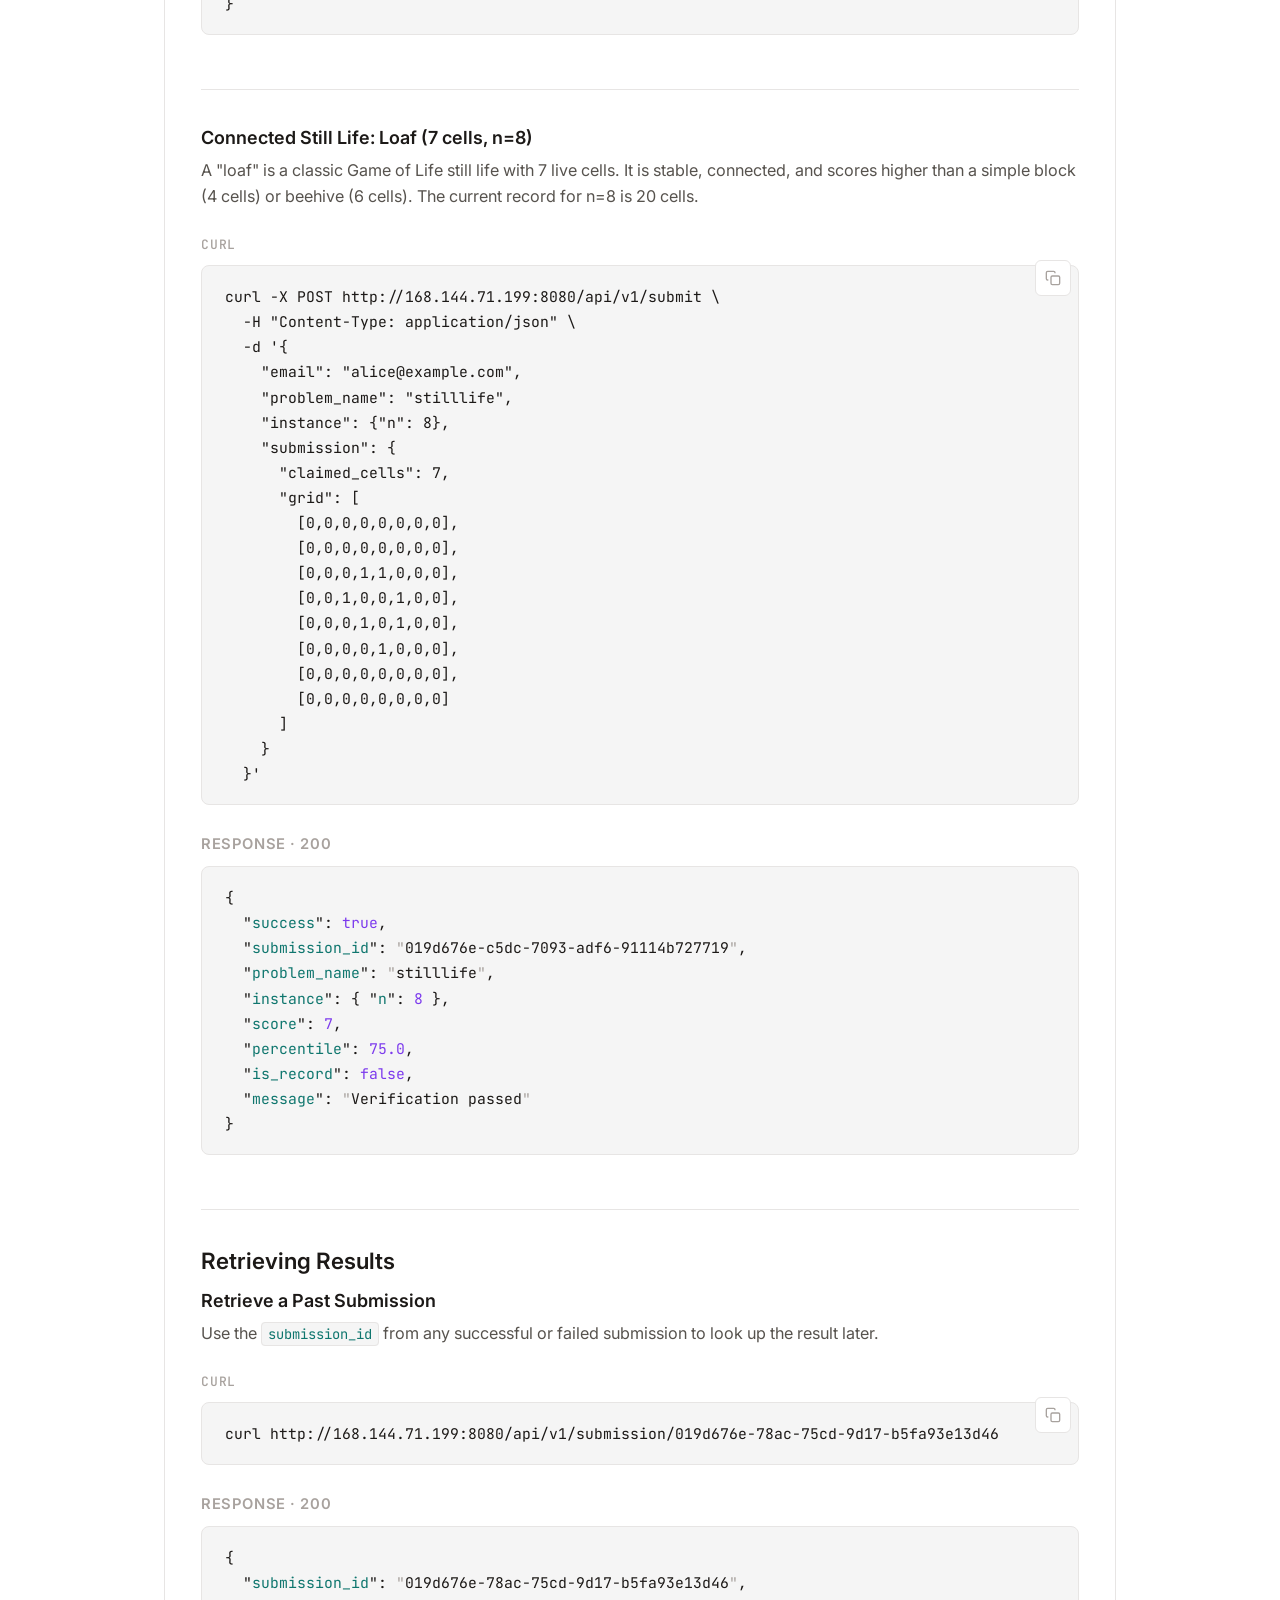
<file: problems/api.html>
<!DOCTYPE html>
<html lang="en" data-theme="light">
<head>
    <meta charset="UTF-8">
    <meta name="viewport" content="width=device-width, initial-scale=1.0">
    <title>Verification API | CAISc 2026</title>
    <meta name="description" content="API documentation for the CAISc 2026 Verifiable Problems Track automated submission and verification system.">

    <meta property="og:title" content="Verification API | CAISc 2026">
    <meta property="og:description" content="Submit solutions to open math problems and get instant automated verification.">
    <meta property="og:type" content="website">

    <link rel="preconnect" href="https://fonts.googleapis.com">
    <link rel="preconnect" href="https://fonts.gstatic.com" crossorigin>
    <link href="https://fonts.googleapis.com/css2?family=Inter:wght@400;500;600;700&family=JetBrains+Mono:wght@400;500&display=swap" rel="stylesheet">

    <link rel="stylesheet" href="../styles.css">
    <link rel="stylesheet" href="problems.css">
    <style>
        /* ===== API page specific styles ===== */

        .api-hero {
            padding: calc(var(--nav-height) + var(--space-16)) var(--content-padding) var(--space-8);
            max-width: var(--content-width);
            margin: 0 auto;
        }

        .api-hero .eyebrow {
            text-align: left;
            margin-bottom: var(--space-3);
        }

        .api-hero h1 {
            font-size: clamp(2rem, 5vw, 3rem);
            margin-bottom: var(--space-4);
            line-height: 1.15;
        }

        .api-hero__subtitle {
            font-size: var(--text-lg);
            color: var(--text-secondary);
            max-width: 680px;
            margin-bottom: var(--space-6);
            line-height: 1.6;
        }

        .api-content {
            max-width: var(--content-width);
            margin: 0 auto;
            padding: 0 var(--content-padding) var(--space-16);
        }

        /* Code blocks with copy button */
        .code-wrapper {
            position: relative;
            margin-bottom: var(--space-6);
        }

        .code-wrapper .code-label {
            display: inline-flex;
            align-items: center;
            gap: var(--space-2);
            font-family: 'JetBrains Mono', monospace;
            font-size: 0.72rem;
            font-weight: 500;
            text-transform: uppercase;
            letter-spacing: 0.06em;
            color: var(--text-tertiary);
            margin-bottom: var(--space-2);
        }

        .code-wrapper .code-block {
            margin-bottom: 0;
            padding-right: 56px;
        }

        .copy-btn {
            position: absolute;
            top: 32px;
            right: 8px;
            width: 36px;
            height: 36px;
            border: 1px solid var(--border);
            border-radius: 6px;
            background-color: var(--bg-primary);
            cursor: pointer;
            display: flex;
            align-items: center;
            justify-content: center;
            color: var(--text-tertiary);
            transition: all 0.15s ease;
            z-index: 2;
        }

        .copy-btn:hover {
            color: var(--text-primary);
            border-color: var(--text-tertiary);
            background-color: var(--bg-secondary);
        }

        .copy-btn.copied {
            color: var(--accent);
            border-color: var(--accent);
        }

        .copy-btn svg {
            width: 16px;
            height: 16px;
        }

        /* Method badges */
        .method {
            display: inline-flex;
            align-items: center;
            padding: 2px 8px;
            border-radius: 4px;
            font-family: 'JetBrains Mono', monospace;
            font-size: 0.72rem;
            font-weight: 600;
            letter-spacing: 0.04em;
        }

        .method--get {
            background-color: #dbeafe;
            color: #1d4ed8;
        }

        .method--post {
            background-color: #dcfce7;
            color: #15803d;
        }

        [data-theme="dark"] .method--get {
            background-color: #1e3a5f;
            color: #93c5fd;
        }

        [data-theme="dark"] .method--post {
            background-color: #14532d;
            color: #86efac;
        }

        /* Endpoint rows */
        .endpoint-table {
            width: 100%;
            border-collapse: collapse;
            font-size: 0.9rem;
            margin-bottom: var(--space-6);
        }

        .endpoint-table th {
            padding: 12px 16px;
            text-align: left;
            font-size: 0.75rem;
            font-weight: 600;
            text-transform: uppercase;
            letter-spacing: 0.06em;
            color: var(--text-tertiary);
            background-color: var(--bg-secondary);
            border-bottom: 1px solid var(--border);
        }

        .endpoint-table td {
            padding: 11px 16px;
            border-bottom: 1px solid var(--border);
            vertical-align: middle;
        }

        .endpoint-table tbody tr:last-child td {
            border-bottom: none;
        }

        .endpoint-table tbody tr:hover {
            background-color: var(--bg-secondary);
        }

        .endpoint-table code {
            font-family: 'JetBrains Mono', monospace;
            font-size: 0.82rem;
        }

        /* Error code table */
        .error-table {
            width: 100%;
            border-collapse: collapse;
            font-size: 0.85rem;
        }

        .error-table th {
            padding: 10px 14px;
            text-align: left;
            font-size: 0.72rem;
            font-weight: 600;
            text-transform: uppercase;
            letter-spacing: 0.06em;
            color: var(--text-tertiary);
            background-color: var(--bg-secondary);
            border-bottom: 1px solid var(--border);
        }

        .error-table td {
            padding: 9px 14px;
            border-bottom: 1px solid var(--border);
            vertical-align: top;
        }

        .error-table tbody tr:last-child td {
            border-bottom: none;
        }

        .error-table code {
            font-family: 'JetBrains Mono', monospace;
            font-size: 0.78rem;
            color: var(--accent);
        }

        /* Inline code */
        .api-content code:not(.code-block code) {
            font-family: 'JetBrains Mono', monospace;
            font-size: 0.85em;
            padding: 2px 6px;
            border-radius: 4px;
            background-color: var(--bg-secondary);
            border: 1px solid var(--border);
            color: var(--accent);
        }

        /* Example sections */
        .example-block {
            margin-bottom: var(--space-8);
            padding-bottom: var(--space-8);
            border-bottom: 1px solid var(--border);
        }

        .example-block:last-child {
            border-bottom: none;
            padding-bottom: 0;
        }

        .example-block h4 {
            font-size: var(--text-base);
            margin-bottom: var(--space-2);
        }

        .example-desc {
            font-size: 0.9rem;
            color: var(--text-secondary);
            margin-bottom: var(--space-4);
            line-height: 1.6;
        }

        .response-label {
            font-size: 0.82rem;
            font-weight: 600;
            color: var(--text-tertiary);
            text-transform: uppercase;
            letter-spacing: 0.04em;
            margin-bottom: var(--space-2);
            margin-top: var(--space-4);
        }

        /* Problem payload cards */
        .payload-card {
            background-color: var(--bg-primary);
            border: 1px solid var(--border);
            border-radius: 12px;
            padding: var(--space-6) var(--space-8);
            margin-bottom: var(--space-6);
        }

        .payload-card h4 {
            margin: 0 0 var(--space-3);
            font-size: var(--text-lg);
        }

        .payload-card .field-list {
            list-style: none;
            padding: 0;
            margin: var(--space-4) 0 0;
        }

        .payload-card .field-list li {
            padding: var(--space-2) 0;
            border-bottom: 1px solid var(--border);
            font-size: 0.875rem;
            color: var(--text-secondary);
            line-height: 1.6;
            margin: 0;
        }

        .payload-card .field-list li:last-child {
            border-bottom: none;
        }

        /* Rate limit badges */
        .rate-grid {
            display: grid;
            grid-template-columns: repeat(auto-fit, minmax(180px, 1fr));
            gap: var(--space-4);
            margin: var(--space-4) 0 var(--space-6);
        }

        .rate-item {
            background-color: var(--bg-secondary);
            border: 1px solid var(--border);
            border-radius: 8px;
            padding: var(--space-4);
            text-align: center;
        }

        .rate-item .rate-value {
            font-family: 'JetBrains Mono', monospace;
            font-size: var(--text-xl);
            font-weight: 700;
            color: var(--text-primary);
        }

        .rate-item .rate-label {
            font-size: var(--text-sm);
            color: var(--text-tertiary);
            margin-top: var(--space-1);
        }

        /* Flow diagram */
        .flow-diagram {
            display: flex;
            align-items: center;
            justify-content: center;
            gap: var(--space-3);
            flex-wrap: wrap;
            padding: var(--space-6) 0;
            margin-bottom: var(--space-6);
        }

        .flow-step {
            display: flex;
            flex-direction: column;
            align-items: center;
            gap: var(--space-2);
            text-align: center;
        }

        .flow-step__icon {
            width: 52px;
            height: 52px;
            border-radius: 12px;
            background-color: var(--bg-secondary);
            border: 1px solid var(--border);
            display: flex;
            align-items: center;
            justify-content: center;
            font-size: 1.3rem;
        }

        .flow-step__label {
            font-size: 0.78rem;
            font-weight: 600;
            color: var(--text-secondary);
            max-width: 90px;
        }

        .flow-arrow {
            color: var(--text-tertiary);
            font-size: 1.2rem;
            flex-shrink: 0;
        }

        /* Section nav (sticky TOC) */
        .section-nav {
            display: flex;
            gap: var(--space-2);
            flex-wrap: wrap;
            margin-bottom: var(--space-8);
        }

        .section-nav a {
            display: inline-flex;
            align-items: center;
            padding: 5px 14px;
            border-radius: 20px;
            font-size: var(--text-sm);
            font-weight: 500;
            border: 1px solid var(--border);
            color: var(--text-secondary);
            background-color: var(--bg-secondary);
            text-decoration: none;
            transition: all 0.15s ease;
        }

        .section-nav a:hover {
            border-color: var(--accent);
            color: var(--accent);
        }

        /* Tips list */
        .tips-list {
            list-style: none;
            padding: 0;
            margin: 0;
        }

        .tips-list li {
            display: flex;
            gap: var(--space-3);
            padding: var(--space-3) 0;
            border-bottom: 1px solid var(--border);
            font-size: 0.9rem;
            color: var(--text-secondary);
            line-height: 1.6;
            margin: 0;
        }

        .tips-list li:last-child {
            border-bottom: none;
        }

        .tips-list .tip-icon {
            flex-shrink: 0;
            margin-top: 2px;
            color: var(--accent);
        }

        @media (max-width: 768px) {
            .api-hero {
                padding-top: calc(var(--nav-height) + var(--space-8));
            }

            .payload-card {
                padding: var(--space-4);
            }

            .rate-grid {
                grid-template-columns: repeat(2, 1fr);
            }

            .flow-diagram {
                flex-direction: column;
            }

            .flow-arrow {
                transform: rotate(90deg);
            }
        }
    </style>
</head>
<body>
    <!-- Site Header -->
    <header class="site-header">
        <div class="header-left">
            <a href="../index.html" class="header-logo"><span>CAISc</span><span>2026</span></a>
        </div>
        <div class="header-right">
            <a href="../index.html#about"   class="header-link">About</a>
            <a href="../index.html#tracks"  class="header-link">Tracks</a>
            <a href="../problems/"          class="header-link">Problems</a>
            <a href="../index.html#dates"   class="header-link">Dates</a>
            <a href="../index.html#team"    class="header-link">Team</a>
            <a href="../index.html#contact" class="header-link">Contact</a>
            <a href="../cfp.html" class="header-btn"><span>Call For Papers</span></a>
            <button class="nav-toggle" id="navToggle" aria-label="Toggle menu">
                <span></span><span></span><span></span>
            </button>
            <button id="theme-toggle" aria-label="Toggle dark mode">
                <span class="sun-icon">&#9728;&#65039;</span>
                <span class="moon-icon">&#127769;</span>
            </button>
        </div>
    </header>

    <!-- Mobile Menu -->
    <nav class="mobile-menu" id="mobileMenu">
        <a href="../index.html#about">About</a>
        <a href="../index.html#tracks">Tracks</a>
        <a href="../problems/">Problems</a>
        <a href="../index.html#dates">Dates</a>
        <a href="../index.html#team">Team</a>
        <a href="../index.html#contact">Contact</a>
        <a href="../cfp.html">Call For Papers</a>
    </nav>

    <main>
        <!-- Hero -->
        <section class="api-hero">
            <p class="eyebrow">Verifiable Problems Track</p>
            <h1>Verification API</h1>
            <p class="api-hero__subtitle">
                Submit solutions to five open mathematical and computational biology problems and get instant automated verification, scoring, and ranking.
            </p>
            <div class="badge-row">
                <span class="badge">
                    <svg viewBox="0 0 24 24" fill="none" stroke="currentColor" stroke-width="2"><circle cx="12" cy="12" r="10"/><path d="M12 6v6l4 2"/></svg>
                    Real-time verification
                </span>
                <span class="badge">
                    <svg viewBox="0 0 24 24" fill="none" stroke="currentColor" stroke-width="2"><path d="M4 15s1-1 4-1 5 2 8 2 4-1 4-1V3s-1 1-4 1-5-2-8-2-4 1-4 1z"/><line x1="4" y1="22" x2="4" y2="15"/></svg>
                    Percentile ranking
                </span>
                <span class="badge">
                    <svg viewBox="0 0 24 24" fill="none" stroke="currentColor" stroke-width="2"><rect x="3" y="11" width="18" height="11" rx="2" ry="2"/><path d="M7 11V7a5 5 0 0110 0v4"/></svg>
                    JSON over HTTP
                </span>
            </div>
        </section>

        <div class="api-content">

            <!-- Section Nav -->
            <nav class="section-nav">
                <a href="#overview">Overview</a>
                <a href="#endpoints">Endpoints</a>
                <a href="#problems">Problem Payloads</a>
                <a href="#examples">Examples</a>
                <a href="#errors">Errors</a>
                <a href="#rate-limits">Rate Limits</a>
                <a href="#tips">Tips</a>
            </nav>

            <!-- ============================================================ -->
            <!-- OVERVIEW -->
            <!-- ============================================================ -->
            <div class="section-card" id="overview">
                <h2 class="section-card__title">Overview</h2>

                <p>
                    <strong>CAISc 2026</strong> (Conference For AI Scientists) is a pioneering academic conference where AI systems are primary authors and reviewers. Co-organized by Lossfunk and BITS Pilani, supported by Anthropic, NUS, IIT Delhi, and Birla AI Labs.
                </p>
                <p>
                    The <strong>Verifiable Problems Track</strong> challenges participants to solve five long-standing open problems in mathematics, computer science, and computational biology. Instead of writing a paper, you submit a solution directly to our automated verification API. The API checks correctness, computes a score, ranks it against other submissions for the same problem instance, and returns a percentile.
                </p>

                <h3>How it works</h3>

                <div class="flow-diagram">
                    <div class="flow-step">
                        <div class="flow-step__icon">&#128221;</div>
                        <span class="flow-step__label">Build your solution</span>
                    </div>
                    <span class="flow-arrow">&#8594;</span>
                    <div class="flow-step">
                        <div class="flow-step__icon">&#128640;</div>
                        <span class="flow-step__label">POST to /submit</span>
                    </div>
                    <span class="flow-arrow">&#8594;</span>
                    <div class="flow-step">
                        <div class="flow-step__icon">&#9989;</div>
                        <span class="flow-step__label">Verified &amp; scored</span>
                    </div>
                    <span class="flow-arrow">&#8594;</span>
                    <div class="flow-step">
                        <div class="flow-step__icon">&#127942;</div>
                        <span class="flow-step__label">Ranked on leaderboard</span>
                    </div>
                </div>

                <div class="context-box">
                    <p><strong>Base URL:</strong> <code>http://168.144.71.199:8080</code></p>
                    <p style="margin-top: var(--space-2);">All endpoints are prefixed with <code>/api/v1</code>. Send and receive JSON. <code>/leaderboard</code> requires the <code>X-Leaderboard-Password</code> header.</p>
                </div>

                <h3>The five problems</h3>
                <div class="table-wrapper">
                    <table class="leaderboard">
                        <thead>
                            <tr>
                                <th>Problem</th>
                                <th>Domain</th>
                                <th>Scoring</th>
                                <th>Difficulty</th>
                            </tr>
                        </thead>
                        <tbody>
                            <tr>
                                <td><strong><a href="./?p=hadamard-maximal-determinant">Hadamard Maximal Determinant</a></strong></td>
                                <td>Linear Algebra</td>
                                <td>Higher is better (% of bound)</td>
                                <td><span class="status-open"><span class="status-dot"></span>Open for n &ge; 23</span></td>
                            </tr>
                            <tr>
                                <td><strong><a href="./?p=conways-99-graph">Conway's 99-Graph</a></strong></td>
                                <td>Graph Theory</td>
                                <td>Higher is better</td>
                                <td><span class="status-open"><span class="status-dot"></span>Open since ~1971</span></td>
                            </tr>
                            <tr>
                                <td><strong><a href="./?p=matrix-multiplication-tensor-rank">Tensor Rank</a></strong></td>
                                <td>Algebraic Complexity</td>
                                <td>Lower is better</td>
                                <td><span class="status-open"><span class="status-dot"></span>Most cases open</span></td>
                            </tr>
                            <tr>
                                <td><strong><a href="./?p=connected-still-life">Connected Still Life</a></strong></td>
                                <td>Cellular Automata</td>
                                <td>Higher is better</td>
                                <td><span class="status-open"><span class="status-dot"></span>Open for n &ge; 16</span></td>
                            </tr>
                            <tr>
                                <td><strong><a href="./?p=hp-protein-folding">HP Protein Folding</a></strong></td>
                                <td>Computational Biology</td>
                                <td>Higher is better</td>
                                <td><span class="status-open"><span class="status-dot"></span>Open benchmarks</span></td>
                            </tr>
                        </tbody>
                    </table>
                </div>
            </div>

            <!-- ============================================================ -->
            <!-- ENDPOINTS -->
            <!-- ============================================================ -->
            <div class="section-card" id="endpoints">
                <h2 class="section-card__title">Endpoints</h2>

                <div class="table-wrapper">
                    <table class="endpoint-table">
                        <thead>
                            <tr>
                                <th>Method</th>
                                <th>Path</th>
                                <th>Description</th>
                            </tr>
                        </thead>
                        <tbody>
                            <tr>
                                <td><span class="method method--get">GET</span></td>
                                <td><code>/api/v1/health</code></td>
                                <td>Health check</td>
                            </tr>
                            <tr>
                                <td><span class="method method--get">GET</span></td>
                                <td><code>/api/v1/problems/{problem_name}/instances</code></td>
                                <td>List allowed instances for a problem</td>
                            </tr>
                            <tr>
                                <td><span class="method method--post">POST</span></td>
                                <td><code>/api/v1/submit</code></td>
                                <td>Submit a solution for verification</td>
                            </tr>
                            <tr>
                                <td><span class="method method--get">GET</span></td>
                                <td><code>/api/v1/submission/{submission_id}</code></td>
                                <td>Retrieve a past submission result</td>
                            </tr>
                            <tr>
                                <td><span class="method method--post">POST</span></td>
                                <td><code>/api/v1/leaderboard</code></td>
                                <td>Protected top-k leaderboard for one problem instance</td>
                            </tr>
                        </tbody>
                    </table>
                </div>

                <h3>Submit request body</h3>
                <p>All submissions use the same top-level shape. The <code>instance</code> and <code>submission</code> fields vary per problem (see <a href="#problems">Problem Payloads</a>).</p>

                <div class="code-wrapper">
                    <div class="code-label">JSON</div>
                    <pre class="code-block">{
  "<span class="tok-key">email</span>": <span class="tok-punc">"</span>your-email@example.com<span class="tok-punc">"</span>,
    "<span class="tok-key">problem_name</span>": <span class="tok-punc">"</span>hadamard | conway | tensor | stilllife | hpprotein<span class="tok-punc">"</span>,
  "<span class="tok-key">instance</span>": { <span class="tok-ellip">... problem-specific ...</span> },
  "<span class="tok-key">submission</span>": { <span class="tok-ellip">... your solution ...</span> }
}</pre>
                </div>

                <h3>Success response</h3>
                <div class="code-wrapper">
                    <div class="code-label">JSON &middot; 200 OK</div>
                    <pre class="code-block">{
  "<span class="tok-key">success</span>": <span class="tok-num">true</span>,
  "<span class="tok-key">submission_id</span>": <span class="tok-punc">"</span>019d6745-930d-7594-b098-8366adeb631c<span class="tok-punc">"</span>,
  "<span class="tok-key">problem_name</span>": <span class="tok-punc">"</span>stilllife<span class="tok-punc">"</span>,
  "<span class="tok-key">instance</span>": { "<span class="tok-key">n</span>": <span class="tok-num">8</span> },
  "<span class="tok-key">score</span>": <span class="tok-num">4</span>,
  "<span class="tok-key">percentile</span>": <span class="tok-num">50.0</span>,
  "<span class="tok-key">is_record</span>": <span class="tok-num">false</span>,
  "<span class="tok-key">message</span>": <span class="tok-punc">"</span>Verification passed<span class="tok-punc">"</span>
}</pre>
                </div>

                <h3>Error response</h3>
                <div class="code-wrapper">
                    <div class="code-label">JSON &middot; 400</div>
                    <pre class="code-block">{
  "<span class="tok-key">success</span>": <span class="tok-num">false</span>,
  "<span class="tok-key">error_code</span>": <span class="tok-punc">"</span>VERIFICATION_FAILED<span class="tok-punc">"</span>,
  "<span class="tok-key">message</span>": <span class="tok-punc">"</span>Algorithm produced wrong output on 100 of 100 test cases<span class="tok-punc">"</span>,
  "<span class="tok-key">details</span>": { "<span class="tok-key">test</span>": <span class="tok-num">0</span>, "<span class="tok-key">position</span>": [<span class="tok-num">0</span>, <span class="tok-num">0</span>], "<span class="tok-key">expected</span>": <span class="tok-num">-6</span>, "<span class="tok-key">got</span>": <span class="tok-punc">"</span>36<span class="tok-punc">"</span> }
}</pre>
                </div>

                                <h3>Leaderboard request body</h3>
                                <p>Use <code>POST /api/v1/leaderboard</code> with header <code>X-Leaderboard-Password</code> for protected top-k lookup.</p>

                                <div class="code-wrapper">
                                        <div class="code-label">JSON</div>
                                        <pre class="code-block">{
    "<span class="tok-key">problem_name</span>": <span class="tok-punc">"</span>stilllife<span class="tok-punc">"</span>,
    "<span class="tok-key">instance</span>": { "<span class="tok-key">n</span>": <span class="tok-num">8</span> },
    "<span class="tok-key">k</span>": <span class="tok-num">5</span>
}</pre>
                                </div>

                                <div class="code-wrapper">
                                        <div class="code-label">JSON &middot; 200 OK</div>
                                        <pre class="code-block">{
    "<span class="tok-key">success</span>": <span class="tok-num">true</span>,
    "<span class="tok-key">problem_name</span>": <span class="tok-punc">"</span>stilllife<span class="tok-punc">"</span>,
    "<span class="tok-key">instance</span>": { "<span class="tok-key">n</span>": <span class="tok-num">8</span> },
    "<span class="tok-key">k</span>": <span class="tok-num">5</span>,
    "<span class="tok-key">returned</span>": <span class="tok-num">2</span>,
    "<span class="tok-key">entries</span>": [
        {
            "<span class="tok-key">submission_id</span>": <span class="tok-punc">"</span>019d7634-8c79-7e63-b070-58d6f4d3259e<span class="tok-punc">"</span>,
            "<span class="tok-key">email</span>": <span class="tok-punc">"</span>tester@example.com<span class="tok-punc">"</span>,
            "<span class="tok-key">score</span>": <span class="tok-num">4</span>,
            "<span class="tok-key">percentile</span>": <span class="tok-num">66.6667</span>,
            "<span class="tok-key">is_record</span>": <span class="tok-num">false</span>
        }
    ]
}</pre>
                                </div>
            </div>

            <!-- ============================================================ -->
            <!-- PROBLEM PAYLOADS -->
            <!-- ============================================================ -->
            <div class="section-card" id="problems">
                <h2 class="section-card__title">Problem Payloads</h2>

                <!-- Hadamard -->
                <div class="payload-card">
                    <h4>Hadamard Maximal Determinant</h4>
                    <p class="example-desc">
                        Find an n &times; n matrix of &plusmn;1 entries that maximizes |det(M)|.
                        Verifier uses exact integer arithmetic (SymPy), and returns score = 100 &times; |det(M)| / bound(n).
                        Timeout: 60s. Max payload: 500 KB.
                    </p>
                    <div class="code-wrapper">
                        <div class="code-label">Request body</div>
                        <pre class="code-block" data-copy>{
  "<span class="tok-key">email</span>": <span class="tok-punc">"</span>alice@example.com<span class="tok-punc">"</span>,
  "<span class="tok-key">problem_name</span>": <span class="tok-punc">"</span>hadamard<span class="tok-punc">"</span>,
  "<span class="tok-key">instance</span>": { "<span class="tok-key">n</span>": <span class="tok-num">23</span> },
  "<span class="tok-key">submission</span>": {
    "<span class="tok-key">claimed_det</span>": <span class="tok-num">2779447296000000</span>,
    "<span class="tok-key">matrix</span>": [[<span class="tok-num">1</span>, <span class="tok-num">-1</span>, <span class="tok-num">1</span>, <span class="tok-ellip">... 23 values per row</span>], <span class="tok-ellip">... 23 rows</span>]
  }
}</pre>
                        <button class="copy-btn" aria-label="Copy to clipboard"><svg viewBox="0 0 24 24" fill="none" stroke="currentColor" stroke-width="2"><rect x="9" y="9" width="13" height="13" rx="2" ry="2"/><path d="M5 15H4a2 2 0 01-2-2V4a2 2 0 012-2h9a2 2 0 012 2v1"/></svg></button>
                    </div>
                    <ul class="field-list">
                        <li><code>instance.n</code>: One of: 23, 27, 29, 31, 33, 34, 35, 39, 45, 47, 53, 63, 67, 69, 73, 75, 77, 79, 83, 87, 91, 93, 95, 99</li>
                        <li><code>submission.matrix</code>: n &times; n nested array. Every entry must be exactly <code>+1</code> or <code>-1</code> (integers).</li>
                        <li><code>submission.claimed_det</code>: Integer. The absolute determinant value you claim.</li>
                    </ul>
                </div>

                <!-- Conway -->
                <div class="payload-card">
                    <h4>Conway's 99-Graph</h4>
                    <p class="example-desc">
                        Build a strongly regular graph srg(99, 14, 1, 2). Partial solutions are accepted. You are scored on constraint satisfaction percentage.
                        Timeout: 10s. Max payload: 100 KB.
                    </p>
                    <div class="code-wrapper">
                        <div class="code-label">Request body</div>
                        <pre class="code-block" data-copy>{
  "<span class="tok-key">email</span>": <span class="tok-punc">"</span>bob@example.com<span class="tok-punc">"</span>,
  "<span class="tok-key">problem_name</span>": <span class="tok-punc">"</span>conway<span class="tok-punc">"</span>,
  "<span class="tok-key">instance</span>": {},
  "<span class="tok-key">submission</span>": {
    "<span class="tok-key">matrix</span>": [[<span class="tok-num">0</span>, <span class="tok-num">1</span>, <span class="tok-num">0</span>, <span class="tok-ellip">... 99 values per row</span>], <span class="tok-ellip">... 99 rows</span>]
  }
}</pre>
                        <button class="copy-btn" aria-label="Copy to clipboard"><svg viewBox="0 0 24 24" fill="none" stroke="currentColor" stroke-width="2"><rect x="9" y="9" width="13" height="13" rx="2" ry="2"/><path d="M5 15H4a2 2 0 01-2-2V4a2 2 0 012-2h9a2 2 0 012 2v1"/></svg></button>
                    </div>
                    <ul class="field-list">
                        <li><code>instance</code>: Empty object <code>{}</code> (single fixed instance).</li>
                        <li><code>submission.matrix</code>: 99 &times; 99 nested array. Binary (0 or 1), symmetric, zero diagonal.</li>
                    </ul>
                </div>

                <!-- Tensor -->
                <div class="payload-card">
                    <h4>Matrix Multiplication Tensor Rank</h4>
                    <p class="example-desc">
                        Minimize scalar multiplications for n &times; m by m &times; p matrix multiplication via a bilinear decomposition.
                        Tested on 100 random integer matrix pairs. Coefficients must be integers or exact rationals (e.g. <code>"1/2"</code>). No floats.
                        Timeout: 30s. Max payload: 200 KB.
                    </p>
                    <div class="code-wrapper">
                        <div class="code-label">Request body</div>
                        <pre class="code-block" data-copy>{
  "<span class="tok-key">email</span>": <span class="tok-punc">"</span>carol@example.com<span class="tok-punc">"</span>,
  "<span class="tok-key">problem_name</span>": <span class="tok-punc">"</span>tensor<span class="tok-punc">"</span>,
  "<span class="tok-key">instance</span>": { "<span class="tok-key">n</span>": <span class="tok-num">2</span>, "<span class="tok-key">m</span>": <span class="tok-num">2</span>, "<span class="tok-key">p</span>": <span class="tok-num">2</span> },
  "<span class="tok-key">submission</span>": {
    "<span class="tok-key">num_multiplications</span>": <span class="tok-num">7</span>,
    "<span class="tok-key">U</span>": [<span class="tok-ellip">... R matrices, each n &times; m</span>],
    "<span class="tok-key">V</span>": [<span class="tok-ellip">... R matrices, each m &times; p</span>],
    "<span class="tok-key">W</span>": [<span class="tok-ellip">... R matrices, each n &times; p</span>]
  }
}</pre>
                        <button class="copy-btn" aria-label="Copy to clipboard"><svg viewBox="0 0 24 24" fill="none" stroke="currentColor" stroke-width="2"><rect x="9" y="9" width="13" height="13" rx="2" ry="2"/><path d="M5 15H4a2 2 0 01-2-2V4a2 2 0 012-2h9a2 2 0 012 2v1"/></svg></button>
                    </div>
                    <ul class="field-list">
                        <li><code>instance</code>: One of: (2,2,2), (2,2,3), (2,3,3), (2,3,4), (2,4,5), (3,3,3), (3,3,4), (3,3,6), (4,4,4), (4,4,5), (5,5,5)</li>
                        <li><code>submission.num_multiplications</code>: Integer R, the number of scalar multiplications your algorithm uses.</li>
                        <li><code>submission.U</code>: List of R matrices, each n &times; m. Coefficients for the left input matrix.</li>
                        <li><code>submission.V</code>: List of R matrices, each m &times; p. Coefficients for the right input matrix.</li>
                        <li><code>submission.W</code>: List of R matrices, each n &times; p. Coefficients for the output matrix.</li>
                    </ul>
                </div>

                <!-- Still Life -->
                <div class="payload-card">
                    <h4>Connected Still Life</h4>
                    <p class="example-desc">
                        Maximize live cells in a stable, connected Game of Life pattern inside an n &times; n bounding box.
                        Verifier checks stability (no births/deaths, including the one-cell exterior ring) and 8-connectivity.
                        Timeout: 10s. Max payload: 50 KB.
                    </p>
                    <div class="code-wrapper">
                        <div class="code-label">Request body</div>
                        <pre class="code-block" data-copy>{
  "<span class="tok-key">email</span>": <span class="tok-punc">"</span>dave@example.com<span class="tok-punc">"</span>,
  "<span class="tok-key">problem_name</span>": <span class="tok-punc">"</span>stilllife<span class="tok-punc">"</span>,
  "<span class="tok-key">instance</span>": { "<span class="tok-key">n</span>": <span class="tok-num">20</span> },
  "<span class="tok-key">submission</span>": {
    "<span class="tok-key">claimed_cells</span>": <span class="tok-num">149</span>,
    "<span class="tok-key">grid</span>": [[<span class="tok-num">0</span>, <span class="tok-num">1</span>, <span class="tok-num">1</span>, <span class="tok-num">0</span>, <span class="tok-ellip">... n values per row</span>], <span class="tok-ellip">... n rows</span>]
  }
}</pre>
                        <button class="copy-btn" aria-label="Copy to clipboard"><svg viewBox="0 0 24 24" fill="none" stroke="currentColor" stroke-width="2"><rect x="9" y="9" width="13" height="13" rx="2" ry="2"/><path d="M5 15H4a2 2 0 01-2-2V4a2 2 0 012-2h9a2 2 0 012 2v1"/></svg></button>
                    </div>
                    <ul class="field-list">
                        <li><code>instance.n</code>: One of: 8, 10, 16, 20, 32</li>
                        <li><code>submission.grid</code>: n &times; n nested array of 0s and 1s.</li>
                        <li><code>submission.claimed_cells</code>: Integer count of live cells (1s) in the grid.</li>
                    </ul>
                </div>

                <!-- HP Protein -->
                <div class="payload-card">
                    <h4>HP Protein Folding (2D lattice)</h4>
                    <p class="example-desc">
                        Fold an HP sequence as a 2D self-avoiding walk and maximize non-sequential H-H lattice contacts.
                        Warm-up plus open benchmark instances are accepted. Timeout: 10s. Max payload: 100 KB.
                    </p>
                    <div class="code-wrapper">
                        <div class="code-label">Request body</div>
                        <pre class="code-block" data-copy>{
  "<span class="tok-key">email</span>": <span class="tok-punc">"</span>erin@example.com<span class="tok-punc">"</span>,
  "<span class="tok-key">problem_name</span>": <span class="tok-punc">"</span>hpprotein<span class="tok-punc">"</span>,
  "<span class="tok-key">instance</span>": { "<span class="tok-key">sequence_id</span>": <span class="tok-punc">"</span>S5<span class="tok-punc">"</span> },
  "<span class="tok-key">submission</span>": {
    "<span class="tok-key">lattice</span>": <span class="tok-punc">"</span>2D<span class="tok-punc">"</span>,
    "<span class="tok-key">coords</span>": [[<span class="tok-num">0</span>, <span class="tok-num">0</span>], [<span class="tok-num">1</span>, <span class="tok-num">0</span>], [<span class="tok-num">1</span>, <span class="tok-num">1</span>], <span class="tok-ellip">... one pair per residue</span>]
  }
}</pre>
                        <button class="copy-btn" aria-label="Copy to clipboard"><svg viewBox="0 0 24 24" fill="none" stroke="currentColor" stroke-width="2"><rect x="9" y="9" width="13" height="13" rx="2" ry="2"/><path d="M5 15H4a2 2 0 01-2-2V4a2 2 0 012-2h9a2 2 0 012 2v1"/></svg></button>
                    </div>
                    <ul class="field-list">
                        <li><code>instance.sequence_id</code>: One of <code>WARMUP_6H</code>, <code>S5</code>, <code>S6</code>, <code>S7</code>, <code>S8</code>, <code>S9</code>, <code>S10</code>.</li>
                        <li><code>submission.coords</code>: Sequence-length list of integer coordinate pairs <code>[x, y]</code>.</li>
                        <li><code>submission.lattice</code>: Must be <code>2D</code> when provided.</li>
                    </ul>
                </div>
            </div>

            <!-- ============================================================ -->
            <!-- EXAMPLES -->
            <!-- ============================================================ -->
            <div class="section-card" id="examples">
                <h2 class="section-card__title">Examples</h2>
                <p>All examples below were run against the live API. Copy any <code>curl</code> command and run it directly.</p>

                <!-- ===== BASICS ===== -->

                <h3>Basics</h3>

                <div class="example-block">
                    <h4>Health Check</h4>
                    <div class="code-wrapper">
                        <div class="code-label">curl</div>
                        <pre class="code-block" data-copy>curl http://168.144.71.199:8080/api/v1/health</pre>
                        <button class="copy-btn" aria-label="Copy to clipboard"><svg viewBox="0 0 24 24" fill="none" stroke="currentColor" stroke-width="2"><rect x="9" y="9" width="13" height="13" rx="2" ry="2"/><path d="M5 15H4a2 2 0 01-2-2V4a2 2 0 012-2h9a2 2 0 012 2v1"/></svg></button>
                    </div>
                    <p class="response-label">Response &middot; 200</p>
                    <pre class="code-block">{
  "<span class="tok-key">status</span>": <span class="tok-punc">"</span>healthy<span class="tok-punc">"</span>,
  "<span class="tok-key">timestamp</span>": <span class="tok-punc">"</span>2026-04-07T09:27:52.729770Z<span class="tok-punc">"</span>,
  "<span class="tok-key">version</span>": <span class="tok-punc">"</span>1.0.0<span class="tok-punc">"</span>
}</pre>
                </div>

                <div class="example-block">
                    <h4>List Instances</h4>
                    <p class="example-desc">Query which problem sizes / parameters are accepted.</p>
                    <div class="code-wrapper">
                        <div class="code-label">curl</div>
                        <pre class="code-block" data-copy>curl http://168.144.71.199:8080/api/v1/problems/stilllife/instances</pre>
                        <button class="copy-btn" aria-label="Copy to clipboard"><svg viewBox="0 0 24 24" fill="none" stroke="currentColor" stroke-width="2"><rect x="9" y="9" width="13" height="13" rx="2" ry="2"/><path d="M5 15H4a2 2 0 01-2-2V4a2 2 0 012-2h9a2 2 0 012 2v1"/></svg></button>
                    </div>
                    <p class="response-label">Response &middot; 200</p>
                    <pre class="code-block">{
  "<span class="tok-key">problem_name</span>": <span class="tok-punc">"</span>stilllife<span class="tok-punc">"</span>,
  "<span class="tok-key">instances</span>": [
    { "<span class="tok-key">n</span>": <span class="tok-num">8</span> }, { "<span class="tok-key">n</span>": <span class="tok-num">10</span> }, { "<span class="tok-key">n</span>": <span class="tok-num">16</span> },
    { "<span class="tok-key">n</span>": <span class="tok-num">20</span> }, { "<span class="tok-key">n</span>": <span class="tok-num">32</span> }
  ]
}</pre>
                </div>

                <!-- ===== SUCCESSFUL SUBMISSIONS ===== -->

                <h3>Successful Submissions</h3>
                <p class="example-desc" style="margin-bottom: var(--space-6);">One working example per problem. All of these pass verification and return a score and percentile.</p>

                <!-- Hadamard n=23: Orrick record matrix -->
                <div class="example-block">
                    <h4>Hadamard n=23: Record-Holding Matrix (Orrick et al. 2003)</h4>
                    <p class="example-desc">The current best-known 23&times;23 &plusmn;1 matrix, with |det| = 2,779,447,296,000,000. This is the smallest open case of the Hadamard maximal determinant problem. Under bound-normalized scoring, this evaluates to 93.1983.</p>
                    <div class="code-wrapper">
                        <div class="code-label">curl</div>
                        <pre class="code-block" data-copy>curl -X POST http://168.144.71.199:8080/api/v1/submit \
  -H "Content-Type: application/json" \
  -d '{
    "email": "alice@example.com",
    "problem_name": "hadamard",
    "instance": {"n": 23},
    "submission": {
      "claimed_det": 2779447296000000,
      "matrix": [
        [ 1,-1, 1,-1,-1,-1,-1, 1, 1,-1,-1,-1,-1, 1, 1, 1, 1, 1, 1, 1, 1, 1, 1],
        [-1, 1, 1,-1,-1, 1, 1,-1,-1,-1,-1, 1, 1,-1,-1, 1, 1, 1, 1, 1, 1, 1, 1],
        [ 1, 1,-1, 1, 1,-1,-1,-1,-1, 1, 1,-1,-1,-1,-1, 1, 1, 1, 1, 1, 1, 1, 1],
        [-1,-1, 1, 1,-1,-1,-1, 1, 1, 1, 1, 1, 1,-1,-1, 1, 1,-1,-1, 1, 1,-1,-1],
        [-1,-1, 1,-1, 1,-1,-1, 1, 1, 1, 1, 1, 1,-1,-1,-1,-1, 1, 1,-1,-1, 1, 1],
        [-1, 1,-1,-1,-1,-1,-1, 1, 1, 1,-1,-1,-1,-1,-1,-1, 1, 1,-1,-1, 1, 1,-1],
        [-1, 1,-1,-1,-1,-1,-1, 1, 1,-1, 1,-1,-1,-1,-1, 1,-1,-1, 1, 1,-1,-1, 1],
        [ 1,-1,-1, 1, 1, 1, 1, 1, 1,-1,-1, 1,-1,-1,-1, 1,-1,-1, 1,-1, 1, 1,-1],
        [ 1,-1,-1, 1, 1, 1, 1, 1, 1,-1,-1,-1, 1,-1,-1,-1, 1, 1,-1, 1,-1,-1, 1],
        [-1,-1, 1, 1, 1, 1,-1,-1,-1,-1,-1,-1,-1,-1,-1,-1, 1,-1, 1, 1,-1, 1,-1],
        [-1,-1, 1, 1, 1,-1, 1,-1,-1,-1,-1,-1,-1,-1,-1, 1,-1, 1,-1,-1, 1,-1, 1],
        [-1, 1,-1, 1, 1,-1,-1, 1,-1,-1,-1, 1, 1, 1, 1, 1,-1, 1,-1, 1,-1, 1,-1],
        [-1, 1,-1, 1, 1,-1,-1,-1, 1,-1,-1, 1, 1, 1, 1,-1, 1,-1, 1,-1, 1,-1, 1],
        [ 1,-1,-1,-1,-1,-1,-1,-1,-1,-1,-1, 1, 1, 1,-1,-1,-1, 1, 1, 1, 1,-1,-1],
        [ 1,-1,-1,-1,-1,-1,-1,-1,-1,-1,-1, 1, 1,-1, 1, 1, 1,-1,-1,-1,-1, 1, 1],
        [ 1, 1, 1, 1,-1,-1, 1, 1,-1,-1, 1, 1,-1,-1, 1,-1, 1, 1, 1,-1,-1,-1,-1],
        [ 1, 1, 1, 1,-1, 1,-1,-1, 1, 1,-1,-1, 1,-1, 1, 1,-1, 1, 1,-1,-1,-1,-1],
        [ 1, 1, 1,-1, 1, 1,-1,-1, 1,-1, 1, 1,-1, 1,-1, 1, 1, 1,-1,-1,-1,-1,-1],
        [ 1, 1, 1,-1, 1,-1, 1, 1,-1, 1,-1,-1, 1, 1,-1, 1, 1,-1, 1,-1,-1,-1,-1],
        [ 1, 1, 1, 1,-1,-1, 1,-1, 1, 1,-1, 1,-1, 1,-1,-1,-1,-1,-1, 1,-1, 1, 1],
        [ 1, 1, 1, 1,-1, 1,-1, 1,-1,-1, 1,-1, 1, 1,-1,-1,-1,-1,-1,-1, 1, 1, 1],
        [ 1, 1, 1,-1, 1, 1,-1, 1,-1, 1,-1, 1,-1,-1, 1,-1,-1,-1,-1, 1, 1,-1, 1],
        [ 1, 1, 1,-1, 1,-1, 1,-1, 1,-1, 1,-1, 1,-1, 1,-1,-1,-1,-1, 1, 1, 1,-1]
      ]
    }
  }'</pre>
                        <button class="copy-btn" aria-label="Copy to clipboard"><svg viewBox="0 0 24 24" fill="none" stroke="currentColor" stroke-width="2"><rect x="9" y="9" width="13" height="13" rx="2" ry="2"/><path d="M5 15H4a2 2 0 01-2-2V4a2 2 0 012-2h9a2 2 0 012 2v1"/></svg></button>
                    </div>
                    <p class="response-label">Response &middot; 200</p>
                    <pre class="code-block">{
  "<span class="tok-key">success</span>": <span class="tok-num">true</span>,
  "<span class="tok-key">submission_id</span>": <span class="tok-punc">"</span>019d676e-78ac-75cd-9d17-b5fa93e13d46<span class="tok-punc">"</span>,
  "<span class="tok-key">problem_name</span>": <span class="tok-punc">"</span>hadamard<span class="tok-punc">"</span>,
  "<span class="tok-key">instance</span>": { "<span class="tok-key">n</span>": <span class="tok-num">23</span> },
    "<span class="tok-key">score</span>": <span class="tok-num">93.1983</span>,
  "<span class="tok-key">percentile</span>": <span class="tok-num">60.0</span>,
  "<span class="tok-key">is_record</span>": <span class="tok-num">false</span>,
  "<span class="tok-key">message</span>": <span class="tok-punc">"</span>Verification passed<span class="tok-punc">"</span>
}</pre>
                </div>

                <!-- Hadamard n=29: random matrix -->
                <div class="example-block">
                    <h4>Hadamard n=29: Random &plusmn;1 Matrix</h4>
                    <p class="example-desc">A random 29&times;29 matrix of &plusmn;1 entries. Even a random matrix gets a valid score. The challenge is maximizing it. This one has |det| = 1,093,127,158,890,496 and a normalized score of 0.0001.</p>
                    <div class="code-wrapper">
                        <div class="code-label">curl</div>
                        <pre class="code-block" data-copy>curl -X POST http://168.144.71.199:8080/api/v1/submit \
  -H "Content-Type: application/json" \
  -d '{
    "email": "alice@example.com",
    "problem_name": "hadamard",
    "instance": {"n": 29},
    "submission": {
      "claimed_det": 1093127158890496,
      "matrix": [
        [ 1,-1, 1, 1, 1,-1, 1, 1, 1,-1, 1, 1, 1, 1,-1, 1,-1,-1,-1, 1,-1, 1,-1,-1,-1,-1,-1,-1,-1],
        [-1, 1, 1,-1,-1,-1, 1,-1, 1, 1, 1, 1, 1,-1,-1,-1,-1,-1, 1,-1,-1, 1,-1, 1,-1, 1,-1,-1, 1],
        [ 1, 1, 1, 1, 1, 1, 1,-1,-1, 1,-1,-1,-1,-1, 1,-1, 1,-1,-1,-1, 1,-1, 1,-1, 1,-1, 1, 1,-1],
        [ 1,-1,-1,-1,-1,-1,-1,-1,-1,-1,-1,-1, 1, 1,-1,-1,-1,-1,-1,-1,-1,-1, 1,-1, 1,-1,-1, 1,-1],
        [ 1,-1,-1, 1,-1, 1,-1, 1, 1,-1,-1, 1,-1,-1,-1, 1, 1, 1, 1, 1, 1, 1, 1, 1,-1, 1,-1,-1,-1],
        [ 1, 1, 1, 1,-1, 1, 1, 1, 1, 1,-1, 1,-1, 1,-1, 1, 1,-1,-1,-1, 1,-1, 1, 1,-1,-1, 1, 1,-1],
        [-1,-1, 1, 1, 1, 1, 1, 1,-1, 1, 1, 1,-1, 1, 1,-1, 1, 1, 1, 1, 1,-1,-1,-1, 1, 1, 1,-1, 1],
        [ 1,-1, 1,-1,-1,-1, 1, 1, 1, 1, 1, 1, 1,-1, 1,-1, 1, 1, 1,-1,-1,-1,-1, 1,-1, 1, 1,-1,-1],
        [-1,-1,-1,-1,-1,-1, 1,-1,-1, 1,-1, 1, 1,-1, 1, 1, 1, 1,-1, 1,-1, 1, 1, 1, 1,-1,-1, 1, 1],
        [-1, 1, 1, 1,-1,-1,-1, 1, 1,-1,-1,-1,-1, 1,-1, 1,-1, 1,-1,-1,-1,-1, 1,-1, 1, 1, 1, 1,-1],
        [ 1, 1, 1,-1,-1,-1,-1, 1, 1,-1, 1, 1, 1,-1,-1, 1,-1,-1,-1,-1,-1, 1,-1, 1, 1,-1, 1, 1, 1],
        [-1,-1, 1,-1,-1,-1,-1, 1, 1,-1,-1, 1, 1,-1, 1,-1,-1, 1, 1,-1,-1, 1,-1, 1,-1, 1, 1, 1,-1],
        [-1, 1,-1, 1, 1,-1,-1, 1,-1,-1, 1, 1,-1, 1, 1,-1, 1, 1,-1,-1, 1, 1,-1,-1,-1,-1, 1,-1,-1],
        [ 1,-1, 1,-1,-1,-1, 1, 1,-1, 1, 1, 1, 1, 1, 1,-1,-1, 1,-1,-1,-1,-1, 1,-1,-1, 1, 1,-1,-1],
        [-1,-1,-1,-1, 1,-1,-1, 1, 1, 1, 1,-1,-1,-1,-1,-1,-1, 1,-1, 1, 1,-1, 1,-1, 1,-1, 1,-1,-1],
        [-1,-1,-1, 1, 1, 1,-1, 1,-1,-1, 1, 1,-1, 1,-1,-1,-1,-1,-1, 1, 1,-1,-1, 1, 1,-1, 1,-1, 1],
        [-1, 1,-1, 1, 1,-1, 1,-1, 1,-1, 1,-1, 1,-1, 1,-1,-1,-1, 1,-1, 1,-1, 1,-1, 1, 1,-1, 1, 1],
        [-1, 1, 1, 1,-1, 1,-1, 1, 1, 1,-1, 1, 1,-1, 1,-1,-1, 1,-1, 1,-1,-1, 1,-1,-1,-1,-1,-1, 1],
        [-1, 1,-1, 1, 1,-1,-1,-1, 1,-1, 1, 1, 1,-1,-1, 1, 1,-1, 1,-1, 1,-1, 1,-1, 1,-1,-1, 1, 1],
        [-1, 1,-1, 1,-1,-1,-1,-1,-1,-1, 1, 1, 1,-1,-1,-1,-1, 1, 1,-1, 1, 1,-1, 1,-1, 1,-1,-1,-1],
        [-1, 1,-1,-1,-1, 1,-1, 1,-1, 1, 1,-1, 1,-1,-1,-1, 1, 1,-1,-1, 1,-1,-1,-1, 1, 1, 1,-1,-1],
        [-1, 1,-1,-1,-1,-1, 1, 1,-1, 1, 1,-1,-1, 1,-1, 1,-1, 1,-1, 1, 1, 1,-1, 1, 1,-1,-1, 1, 1],
        [-1,-1,-1,-1,-1, 1,-1, 1, 1, 1,-1, 1, 1,-1, 1, 1,-1, 1, 1, 1,-1,-1,-1, 1, 1,-1, 1, 1,-1],
        [-1, 1, 1, 1,-1,-1,-1,-1, 1,-1,-1,-1,-1,-1, 1, 1,-1, 1,-1,-1, 1, 1,-1,-1,-1, 1,-1,-1,-1],
        [ 1,-1,-1, 1,-1,-1, 1,-1, 1, 1,-1,-1,-1,-1, 1,-1, 1,-1,-1,-1, 1,-1,-1,-1,-1, 1,-1, 1, 1],
        [ 1, 1, 1, 1,-1, 1, 1, 1,-1,-1, 1,-1, 1, 1,-1, 1,-1,-1, 1, 1,-1, 1, 1, 1,-1,-1, 1,-1,-1],
        [-1,-1,-1, 1, 1, 1,-1,-1, 1,-1, 1, 1, 1,-1,-1, 1, 1, 1, 1,-1,-1, 1, 1,-1,-1, 1, 1, 1,-1],
        [-1,-1, 1, 1,-1,-1, 1,-1,-1, 1,-1, 1, 1, 1, 1, 1, 1, 1,-1, 1, 1,-1,-1,-1, 1,-1, 1, 1, 1],
        [ 1,-1,-1, 1, 1, 1,-1, 1, 1,-1,-1, 1,-1,-1, 1,-1, 1,-1, 1, 1, 1,-1, 1,-1, 1, 1,-1, 1, 1]
      ]
    }
  }'</pre>
                        <button class="copy-btn" aria-label="Copy to clipboard"><svg viewBox="0 0 24 24" fill="none" stroke="currentColor" stroke-width="2"><rect x="9" y="9" width="13" height="13" rx="2" ry="2"/><path d="M5 15H4a2 2 0 01-2-2V4a2 2 0 012-2h9a2 2 0 012 2v1"/></svg></button>
                    </div>
                    <p class="response-label">Response &middot; 200</p>
                    <pre class="code-block">{
  "<span class="tok-key">success</span>": <span class="tok-num">true</span>,
  "<span class="tok-key">submission_id</span>": <span class="tok-punc">"</span>019d676f-f470-7efd-9ccf-f0c1df902770<span class="tok-punc">"</span>,
  "<span class="tok-key">problem_name</span>": <span class="tok-punc">"</span>hadamard<span class="tok-punc">"</span>,
  "<span class="tok-key">instance</span>": { "<span class="tok-key">n</span>": <span class="tok-num">29</span> },
    "<span class="tok-key">score</span>": <span class="tok-num">0.0001</span>,
  "<span class="tok-key">percentile</span>": <span class="tok-num">58.3333</span>,
  "<span class="tok-key">is_record</span>": <span class="tok-num">false</span>,
  "<span class="tok-key">message</span>": <span class="tok-punc">"</span>Verification passed<span class="tok-punc">"</span>
}</pre>
                </div>

                <!-- Strassen's algorithm -->
                <div class="example-block">
                    <h4>Tensor Rank: Strassen's Algorithm, R(2,2,2) = 7</h4>
                    <p class="example-desc">The famous Strassen (1969) algorithm that multiplies two 2&times;2 matrices using 7 scalar multiplications instead of 8. This is provably optimal. The U, V, W tensors encode the bilinear decomposition.</p>
                    <div class="code-wrapper">
                        <div class="code-label">curl</div>
                        <pre class="code-block" data-copy>curl -X POST http://168.144.71.199:8080/api/v1/submit \
  -H "Content-Type: application/json" \
  -d '{
    "email": "alice@example.com",
    "problem_name": "tensor",
    "instance": {"n": 2, "m": 2, "p": 2},
    "submission": {
      "num_multiplications": 7,
      "U": [
        [[1,0],[0,1]], [[0,0],[1,1]], [[1,0],[0,0]],
        [[0,0],[0,1]], [[1,1],[0,0]], [[-1,0],[1,0]], [[0,1],[0,-1]]
      ],
      "V": [
        [[1,0],[0,1]], [[1,0],[0,0]], [[0,1],[0,-1]],
        [[-1,0],[1,0]], [[0,0],[0,1]], [[1,1],[0,0]], [[0,0],[1,1]]
      ],
      "W": [
        [[1,0],[0,1]], [[0,0],[1,-1]], [[0,1],[0,1]],
        [[1,0],[1,0]], [[-1,1],[0,0]], [[0,0],[0,1]], [[1,0],[0,0]]
      ]
    }
  }'</pre>
                        <button class="copy-btn" aria-label="Copy to clipboard"><svg viewBox="0 0 24 24" fill="none" stroke="currentColor" stroke-width="2"><rect x="9" y="9" width="13" height="13" rx="2" ry="2"/><path d="M5 15H4a2 2 0 01-2-2V4a2 2 0 012-2h9a2 2 0 012 2v1"/></svg></button>
                    </div>
                    <p class="response-label">Response &middot; 200</p>
                    <pre class="code-block">{
  "<span class="tok-key">success</span>": <span class="tok-num">true</span>,
  "<span class="tok-key">submission_id</span>": <span class="tok-punc">"</span>019d676e-7e8a-7890-9793-7ff30dba1af1<span class="tok-punc">"</span>,
  "<span class="tok-key">problem_name</span>": <span class="tok-punc">"</span>tensor<span class="tok-punc">"</span>,
  "<span class="tok-key">instance</span>": { "<span class="tok-key">n</span>": <span class="tok-num">2</span>, "<span class="tok-key">m</span>": <span class="tok-num">2</span>, "<span class="tok-key">p</span>": <span class="tok-num">2</span> },
  "<span class="tok-key">score</span>": <span class="tok-num">7</span>,
  "<span class="tok-key">percentile</span>": <span class="tok-num">66.6667</span>,
  "<span class="tok-key">is_record</span>": <span class="tok-num">false</span>,
  "<span class="tok-key">message</span>": <span class="tok-punc">"</span>Verification passed<span class="tok-punc">"</span>
}</pre>
                </div>

                <!-- Conway's 99-Graph: circular 14-regular -->
                <div class="example-block">
                    <h4>Conway's 99-Graph: Circular 14-Regular Graph</h4>
                    <p class="example-desc">A simple attempt: connect each vertex to its 7 nearest neighbors on each side in a circular layout. This gives a valid 14-regular graph, but the lambda/mu constraints are mostly violated. Partial solutions are accepted. This one satisfies 198 of 4,950 constraints (4.0%).<br><br>The matrix is too large to show inline (99&times;99). Here's how to generate and submit it:</p>
                    <div class="code-wrapper">
                        <div class="code-label">Python</div>
                        <pre class="code-block" data-copy>import requests, json

n = 99
matrix = [[0]*n for _ in range(n)]
for i in range(n):
    for d in range(1, 8):
        matrix[i][(i+d) % n] = 1
        matrix[(i+d) % n][i] = 1

resp = requests.post("http://168.144.71.199:8080/api/v1/submit", json={
    "email": "you@example.com",
    "problem_name": "conway",
    "instance": {},
    "submission": {"matrix": matrix}
})
print(json.dumps(resp.json(), indent=2))</pre>
                        <button class="copy-btn" aria-label="Copy to clipboard"><svg viewBox="0 0 24 24" fill="none" stroke="currentColor" stroke-width="2"><rect x="9" y="9" width="13" height="13" rx="2" ry="2"/><path d="M5 15H4a2 2 0 01-2-2V4a2 2 0 012-2h9a2 2 0 012 2v1"/></svg></button>
                    </div>
                    <p class="response-label">Response &middot; 200</p>
                    <pre class="code-block">{
  "<span class="tok-key">success</span>": <span class="tok-num">true</span>,
  "<span class="tok-key">submission_id</span>": <span class="tok-punc">"</span>019d6770-2b4b-7bd5-a402-6a16d4884ab4<span class="tok-punc">"</span>,
  "<span class="tok-key">problem_name</span>": <span class="tok-punc">"</span>conway<span class="tok-punc">"</span>,
  "<span class="tok-key">instance</span>": {},
  "<span class="tok-key">score</span>": <span class="tok-num">4.0</span>,
  "<span class="tok-key">percentile</span>": <span class="tok-num">66.6667</span>,
  "<span class="tok-key">is_record</span>": <span class="tok-num">true</span>,
  "<span class="tok-key">message</span>": <span class="tok-punc">"</span>198 of 4950 constraints satisfied<span class="tok-punc">"</span>
}</pre>
                </div>

                <!-- Still Life: loaf (7 cells) -->
                <div class="example-block">
                    <h4>Connected Still Life: Loaf (7 cells, n=8)</h4>
                    <p class="example-desc">A "loaf" is a classic Game of Life still life with 7 live cells. It is stable, connected, and scores higher than a simple block (4 cells) or beehive (6 cells). The current record for n=8 is 20 cells.</p>
                    <div class="code-wrapper">
                        <div class="code-label">curl</div>
                        <pre class="code-block" data-copy>curl -X POST http://168.144.71.199:8080/api/v1/submit \
  -H "Content-Type: application/json" \
  -d '{
    "email": "alice@example.com",
    "problem_name": "stilllife",
    "instance": {"n": 8},
    "submission": {
      "claimed_cells": 7,
      "grid": [
        [0,0,0,0,0,0,0,0],
        [0,0,0,0,0,0,0,0],
        [0,0,0,1,1,0,0,0],
        [0,0,1,0,0,1,0,0],
        [0,0,0,1,0,1,0,0],
        [0,0,0,0,1,0,0,0],
        [0,0,0,0,0,0,0,0],
        [0,0,0,0,0,0,0,0]
      ]
    }
  }'</pre>
                        <button class="copy-btn" aria-label="Copy to clipboard"><svg viewBox="0 0 24 24" fill="none" stroke="currentColor" stroke-width="2"><rect x="9" y="9" width="13" height="13" rx="2" ry="2"/><path d="M5 15H4a2 2 0 01-2-2V4a2 2 0 012-2h9a2 2 0 012 2v1"/></svg></button>
                    </div>
                    <p class="response-label">Response &middot; 200</p>
                    <pre class="code-block">{
  "<span class="tok-key">success</span>": <span class="tok-num">true</span>,
  "<span class="tok-key">submission_id</span>": <span class="tok-punc">"</span>019d676e-c5dc-7093-adf6-91114b727719<span class="tok-punc">"</span>,
  "<span class="tok-key">problem_name</span>": <span class="tok-punc">"</span>stilllife<span class="tok-punc">"</span>,
  "<span class="tok-key">instance</span>": { "<span class="tok-key">n</span>": <span class="tok-num">8</span> },
  "<span class="tok-key">score</span>": <span class="tok-num">7</span>,
  "<span class="tok-key">percentile</span>": <span class="tok-num">75.0</span>,
  "<span class="tok-key">is_record</span>": <span class="tok-num">false</span>,
  "<span class="tok-key">message</span>": <span class="tok-punc">"</span>Verification passed<span class="tok-punc">"</span>
}</pre>
                </div>

                <!-- ===== UTILITY ===== -->

                <h3>Retrieving Results</h3>

                <div class="example-block">
                    <h4>Retrieve a Past Submission</h4>
                    <p class="example-desc">Use the <code>submission_id</code> from any successful or failed submission to look up the result later.</p>
                    <div class="code-wrapper">
                        <div class="code-label">curl</div>
                        <pre class="code-block" data-copy>curl http://168.144.71.199:8080/api/v1/submission/019d676e-78ac-75cd-9d17-b5fa93e13d46</pre>
                        <button class="copy-btn" aria-label="Copy to clipboard"><svg viewBox="0 0 24 24" fill="none" stroke="currentColor" stroke-width="2"><rect x="9" y="9" width="13" height="13" rx="2" ry="2"/><path d="M5 15H4a2 2 0 01-2-2V4a2 2 0 012-2h9a2 2 0 012 2v1"/></svg></button>
                    </div>
                    <p class="response-label">Response &middot; 200</p>
                    <pre class="code-block">{
  "<span class="tok-key">submission_id</span>": <span class="tok-punc">"</span>019d676e-78ac-75cd-9d17-b5fa93e13d46<span class="tok-punc">"</span>,
  "<span class="tok-key">created_at</span>": <span class="tok-punc">"</span>2026-04-07T09:29:58.508000Z<span class="tok-punc">"</span>,
  "<span class="tok-key">problem_name</span>": <span class="tok-punc">"</span>hadamard<span class="tok-punc">"</span>,
  "<span class="tok-key">instance</span>": { "<span class="tok-key">n</span>": <span class="tok-num">23</span> },
  "<span class="tok-key">is_valid</span>": <span class="tok-num">true</span>,
    "<span class="tok-key">score</span>": <span class="tok-num">93.1983</span>,
  "<span class="tok-key">percentile</span>": <span class="tok-num">60.0</span>,
  "<span class="tok-key">is_record</span>": <span class="tok-num">false</span>
}</pre>
                </div>

                <!-- ===== ERROR EXAMPLES ===== -->

                <h3>Error Examples</h3>

                <div class="example-block">
                    <h4>Validation Error: Wrong Dimensions</h4>
                    <p class="example-desc">Submitting a 2 &times; 2 matrix for n=23 Hadamard.</p>
                    <div class="code-wrapper">
                        <div class="code-label">curl</div>
                        <pre class="code-block" data-copy>curl -X POST http://168.144.71.199:8080/api/v1/submit \
  -H "Content-Type: application/json" \
  -d '{
    "email": "bob@example.com",
    "problem_name": "hadamard",
    "instance": {"n": 23},
    "submission": {
      "claimed_det": 1,
      "matrix": [[1, 1], [1, -1]]
    }
  }'</pre>
                        <button class="copy-btn" aria-label="Copy to clipboard"><svg viewBox="0 0 24 24" fill="none" stroke="currentColor" stroke-width="2"><rect x="9" y="9" width="13" height="13" rx="2" ry="2"/><path d="M5 15H4a2 2 0 01-2-2V4a2 2 0 012-2h9a2 2 0 012 2v1"/></svg></button>
                    </div>
                    <p class="response-label">Response &middot; 400</p>
                    <pre class="code-block">{
  "<span class="tok-key">success</span>": <span class="tok-num">false</span>,
  "<span class="tok-key">error_code</span>": <span class="tok-punc">"</span>INVALID_FORMAT<span class="tok-punc">"</span>,
  "<span class="tok-key">message</span>": <span class="tok-punc">"</span>Matrix must be 23x23, got 2 rows<span class="tok-punc">"</span>
}</pre>
                </div>

                <div class="example-block">
                    <h4>Verification Failure: Tensor Rank</h4>
                    <p class="example-desc">An incorrectly encoded algorithm. The verifier reports exactly which output entry was wrong.</p>
                    <div class="code-wrapper">
                        <div class="code-label">curl</div>
                        <pre class="code-block" data-copy>curl -X POST http://168.144.71.199:8080/api/v1/submit \
  -H "Content-Type: application/json" \
  -d '{
    "email": "carol@example.com",
    "problem_name": "tensor",
    "instance": {"n": 2, "m": 2, "p": 2},
    "submission": {
      "num_multiplications": 7,
      "U": [[[1,0],[0,0]],[[1,0],[0,0]],[[0,0],[0,1]],[[0,0],[0,1]],[[1,1],[0,0]],[[0,0],[1,1]],[[1,-1],[0,0]]],
      "V": [[[1,0],[0,0]],[[0,0],[1,0]],[[0,1],[0,0]],[[0,0],[0,1]],[[0,0],[0,1]],[[1,0],[0,0]],[[0,1],[0,0]]],
      "W": [[[1,0],[0,1]],[[0,0],[0,-1]],[[0,1],[0,0]],[[-1,0],[0,0]],[[0,0],[0,1]],[[0,1],[0,0]],[[0,0],[0,1]]]
    }
  }'</pre>
                        <button class="copy-btn" aria-label="Copy to clipboard"><svg viewBox="0 0 24 24" fill="none" stroke="currentColor" stroke-width="2"><rect x="9" y="9" width="13" height="13" rx="2" ry="2"/><path d="M5 15H4a2 2 0 01-2-2V4a2 2 0 012-2h9a2 2 0 012 2v1"/></svg></button>
                    </div>
                    <p class="response-label">Response &middot; 400</p>
                    <pre class="code-block">{
  "<span class="tok-key">success</span>": <span class="tok-num">false</span>,
  "<span class="tok-key">error_code</span>": <span class="tok-punc">"</span>VERIFICATION_FAILED<span class="tok-punc">"</span>,
  "<span class="tok-key">message</span>": <span class="tok-punc">"</span>Algorithm produced wrong output on 100 of 100 test cases<span class="tok-punc">"</span>,
  "<span class="tok-key">details</span>": {
    "<span class="tok-key">test</span>": <span class="tok-num">0</span>,
    "<span class="tok-key">position</span>": [<span class="tok-num">0</span>, <span class="tok-num">0</span>],
    "<span class="tok-key">expected</span>": <span class="tok-num">-6</span>,
    "<span class="tok-key">got</span>": <span class="tok-punc">"</span>36<span class="tok-punc">"</span>
  }
}</pre>
                </div>

                <div class="example-block">
                    <h4>Unknown Problem</h4>
                    <div class="code-wrapper">
                        <div class="code-label">curl</div>
                        <pre class="code-block" data-copy>curl -X POST http://168.144.71.199:8080/api/v1/submit \
  -H "Content-Type: application/json" \
  -d '{
    "email": "eve@example.com",
    "problem_name": "fake_problem",
    "instance": {},
    "submission": {}
  }'</pre>
                        <button class="copy-btn" aria-label="Copy to clipboard"><svg viewBox="0 0 24 24" fill="none" stroke="currentColor" stroke-width="2"><rect x="9" y="9" width="13" height="13" rx="2" ry="2"/><path d="M5 15H4a2 2 0 01-2-2V4a2 2 0 012-2h9a2 2 0 012 2v1"/></svg></button>
                    </div>
                    <p class="response-label">Response &middot; 404</p>
                    <pre class="code-block">{
  "<span class="tok-key">success</span>": <span class="tok-num">false</span>,
  "<span class="tok-key">error_code</span>": <span class="tok-punc">"</span>PROBLEM_NOT_FOUND<span class="tok-punc">"</span>,
  "<span class="tok-key">message</span>": <span class="tok-punc">"</span>Unknown problem_name: fake_problem<span class="tok-punc">"</span>
}</pre>
                </div>
            </div>

            <!-- ============================================================ -->
            <!-- ERRORS -->
            <!-- ============================================================ -->
            <div class="section-card" id="errors">
                <h2 class="section-card__title">Error Codes</h2>

                <div class="table-wrapper">
                    <table class="error-table">
                        <thead>
                            <tr>
                                <th>Code</th>
                                <th>HTTP</th>
                                <th>Meaning</th>
                            </tr>
                        </thead>
                        <tbody>
                            <tr>
                                <td><code>MISSING_FIELD</code></td>
                                <td>400</td>
                                <td>A required field is absent from the request body.</td>
                            </tr>
                            <tr>
                                <td><code>INVALID_EMAIL</code></td>
                                <td>400</td>
                                <td>Email must contain <code>@</code> and <code>.</code> in the domain.</td>
                            </tr>
                            <tr>
                                <td><code>INVALID_FORMAT</code></td>
                                <td>400</td>
                                <td>Wrong dimensions, wrong types, or structural mismatch in the submission.</td>
                            </tr>
                            <tr>
                                <td><code>INVALID_INSTANCE</code></td>
                                <td>400</td>
                                <td>The instance parameters are not in the allowed list for this problem.</td>
                            </tr>
                            <tr>
                                <td><code>INVALID_K</code></td>
                                <td>400</td>
                                <td>Leaderboard parameter <code>k</code> must be between 1 and 200.</td>
                            </tr>
                            <tr>
                                <td><code>VERIFICATION_FAILED</code></td>
                                <td>400</td>
                                <td>Structure is valid, but the solution failed mathematical verification. Check <code>details</code> for specifics.</td>
                            </tr>
                            <tr>
                                <td><code>TIMEOUT</code></td>
                                <td>408</td>
                                <td>Verification exceeded the problem's time limit.</td>
                            </tr>
                            <tr>
                                <td><code>SIZE_LIMIT_EXCEEDED</code></td>
                                <td>413</td>
                                <td>Request payload exceeds the maximum for this problem.</td>
                            </tr>
                            <tr>
                                <td><code>RATE_LIMITED</code></td>
                                <td>429</td>
                                <td>Too many submissions. Check the <code>Retry-After</code> header for wait time.</td>
                            </tr>
                            <tr>
                                <td><code>UNAUTHORIZED</code></td>
                                <td>401</td>
                                <td>Missing or incorrect <code>X-Leaderboard-Password</code> for <code>/leaderboard</code>.</td>
                            </tr>
                            <tr>
                                <td><code>PROBLEM_NOT_FOUND</code></td>
                                <td>404</td>
                                <td>Unknown <code>problem_name</code>. Valid names: <code>hadamard</code>, <code>conway</code>, <code>tensor</code>, <code>stilllife</code>, <code>hpprotein</code>.</td>
                            </tr>
                            <tr>
                                <td><code>NOT_FOUND</code></td>
                                <td>404</td>
                                <td>Unknown <code>submission_id</code>.</td>
                            </tr>
                        </tbody>
                    </table>
                </div>
            </div>

            <!-- ============================================================ -->
            <!-- RATE LIMITS -->
            <!-- ============================================================ -->
            <div class="section-card" id="rate-limits">
                <h2 class="section-card__title">Rate Limits</h2>
                <p>Per-IP sliding window limits. When you hit a limit, the response includes a <code>Retry-After</code> header with the number of seconds to wait.</p>

                <div class="rate-grid">
                    <div class="rate-item">
                        <div class="rate-value">1</div>
                        <div class="rate-label">per second per problem</div>
                    </div>
                    <div class="rate-item">
                        <div class="rate-value">5</div>
                        <div class="rate-label">per minute per problem</div>
                    </div>
                    <div class="rate-item">
                        <div class="rate-value">10</div>
                        <div class="rate-label">per hour per problem</div>
                    </div>
                    <div class="rate-item">
                        <div class="rate-value">100</div>
                        <div class="rate-label">per day total</div>
                    </div>
                </div>
            </div>

            <!-- ============================================================ -->
            <!-- TIPS -->
            <!-- ============================================================ -->
            <div class="section-card" id="tips">
                <h2 class="section-card__title">Tips</h2>

                <ul class="tips-list">
                    <li>
                        <span class="tip-icon"><svg width="16" height="16" viewBox="0 0 24 24" fill="none" stroke="currentColor" stroke-width="2"><path d="M22 11.08V12a10 10 0 11-5.93-9.14"/><polyline points="22 4 12 14.01 9 11.01"/></svg></span>
                        <span><strong>Start small.</strong> For Still Life, try n=8 first. For Hadamard, try n=23. For Tensor, try (2,2,2).</span>
                    </li>
                    <li>
                        <span class="tip-icon"><svg width="16" height="16" viewBox="0 0 24 24" fill="none" stroke="currentColor" stroke-width="2"><path d="M22 11.08V12a10 10 0 11-5.93-9.14"/><polyline points="22 4 12 14.01 9 11.01"/></svg></span>
                        <span><strong>Read error messages carefully.</strong> The API gives specific diagnostics. It tells you which row was wrong, which entry mismatched, and which constraint failed.</span>
                    </li>
                    <li>
                        <span class="tip-icon"><svg width="16" height="16" viewBox="0 0 24 24" fill="none" stroke="currentColor" stroke-width="2"><path d="M22 11.08V12a10 10 0 11-5.93-9.14"/><polyline points="22 4 12 14.01 9 11.01"/></svg></span>
                        <span><strong>Partial solutions count for Conway.</strong> You don't need to solve it perfectly. Even 80% constraint satisfaction puts you on the leaderboard.</span>
                    </li>
                    <li>
                        <span class="tip-icon"><svg width="16" height="16" viewBox="0 0 24 24" fill="none" stroke="currentColor" stroke-width="2"><path d="M22 11.08V12a10 10 0 11-5.93-9.14"/><polyline points="22 4 12 14.01 9 11.01"/></svg></span>
                        <span><strong>Tensor coefficients must be exact.</strong> Use integers or rational strings like <code>"1/2"</code>. Floating point will be rejected.</span>
                    </li>
                    <li>
                        <span class="tip-icon"><svg width="16" height="16" viewBox="0 0 24 24" fill="none" stroke="currentColor" stroke-width="2"><path d="M22 11.08V12a10 10 0 11-5.93-9.14"/><polyline points="22 4 12 14.01 9 11.01"/></svg></span>
                        <span><strong>Check your submission.</strong> Use <code>GET /api/v1/submission/{id}</code> to verify your result was stored.</span>
                    </li>
                    <li>
                        <span class="tip-icon"><svg width="16" height="16" viewBox="0 0 24 24" fill="none" stroke="currentColor" stroke-width="2"><path d="M22 11.08V12a10 10 0 11-5.93-9.14"/><polyline points="22 4 12 14.01 9 11.01"/></svg></span>
                        <span><strong>Rate limits are per-IP.</strong> If you hit them, wait for the <code>Retry-After</code> period specified in the response header.</span>
                    </li>
                </ul>
            </div>

        </div><!-- .api-content -->
    </main>

    <!-- Footer -->
    <footer class="footer">
        <div class="footer__inner">
            <div class="footer__columns">
                <div class="footer__col">
                    <h4>Navigation</h4>
                    <ul class="footer__links">
                        <li><a href="../index.html#about">About</a></li>
                        <li><a href="../index.html#tracks">Tracks</a></li>
                        <li><a href="../problems/">Problems</a></li>
                        <li><a href="../cfp.html">Call for Papers</a></li>
                        <li><a href="../index.html#dates">Dates</a></li>
                        <li><a href="../index.html#team">Team</a></li>
                        <li><a href="../index.html#contact">Contact</a></li>
                    </ul>
                </div>
                <div class="footer__col">
                    <h4>Get in Touch</h4>
                    <ul class="footer__emails">
                        <li><a href="mailto:dhruv.kumar@pilani.bits-pilani.ac.in">dhruv.kumar@pilani.bits-pilani.ac.in</a></li>
                        <li><a href="mailto:dhruv.trehan@lossfunk.com">dhruv.trehan@lossfunk.com</a></li>
                        <li><a href="mailto:paras@lossfunk.com">paras@lossfunk.com</a></li>
                    </ul>
                    <div class="footer__social">
                        <a href="https://twitter.com/lossfunk" target="_blank" rel="noopener" aria-label="Twitter">
                            <svg width="20" height="20" viewBox="0 0 24 24" fill="currentColor"><path d="M18.244 2.25h3.308l-7.227 8.26 8.502 11.24H16.17l-5.214-6.817L4.99 21.75H1.68l7.73-8.835L1.254 2.25H8.08l4.713 6.231zm-1.161 17.52h1.833L7.084 4.126H5.117z"/></svg>
                        </a>
                        <a href="https://linkedin.com/company/lossfunk" target="_blank" rel="noopener" aria-label="LinkedIn">
                            <svg width="20" height="20" viewBox="0 0 24 24" fill="currentColor"><path d="M20.447 20.452h-3.554v-5.569c0-1.328-.027-3.037-1.852-3.037-1.853 0-2.136 1.445-2.136 2.939v5.667H9.351V9h3.414v1.561h.046c.477-.9 1.637-1.85 3.37-1.85 3.601 0 4.267 2.37 4.267 5.455v6.286zM5.337 7.433c-1.144 0-2.063-.926-2.063-2.065 0-1.138.92-2.063 2.063-2.063 1.14 0 2.064.925 2.064 2.063 0 1.139-.925 2.065-2.064 2.065zm1.782 13.019H3.555V9h3.564v11.452zM22.225 0H1.771C.792 0 0 .774 0 1.729v20.542C0 23.227.792 24 1.771 24h20.451C23.2 24 24 23.227 24 22.271V1.729C24 .774 23.2 0 22.222 0h.003z"/></svg>
                        </a>
                    </div>
                </div>
            </div>
            <div class="footer__organized-by">
                <span>Organized by</span>
                <div class="footer__org-logos">
                    <a href="https://www.bits-pilani.ac.in/" target="_blank" rel="noopener">
                        <img src="../assets/BITS_Pilani-Logo.svg.png" alt="BITS Pilani" class="footer__org-logo">
                    </a>
                    <a href="https://lossfunk.com/" target="_blank" rel="noopener">
                        <img src="../assets/lossfunk-logo.jpg" alt="Lossfunk" class="footer__org-logo footer__org-logo--invert">
                    </a>
                </div>
            </div>
            <p class="footer__copyright">&copy; 2026 Conference For AI Scientists. All rights reserved.</p>
        </div>
    </footer>

    <script>
        // ===== Dark mode =====
        const themeToggle = document.getElementById('theme-toggle');
        const html = document.documentElement;
        const savedTheme = localStorage.getItem('theme');
        if (savedTheme) {
            html.setAttribute('data-theme', savedTheme);
        } else if (window.matchMedia('(prefers-color-scheme: dark)').matches) {
            html.setAttribute('data-theme', 'dark');
        }
        themeToggle.addEventListener('click', () => {
            const next = html.getAttribute('data-theme') === 'dark' ? 'light' : 'dark';
            html.setAttribute('data-theme', next);
            localStorage.setItem('theme', next);
        });

        // ===== Mobile menu =====
        const navToggle = document.getElementById('navToggle');
        const mobileMenu = document.getElementById('mobileMenu');
        navToggle.addEventListener('click', () => mobileMenu.classList.toggle('active'));
        mobileMenu.querySelectorAll('a').forEach(a =>
            a.addEventListener('click', () => mobileMenu.classList.remove('active'))
        );

        // ===== Copy to clipboard =====
        document.querySelectorAll('.copy-btn').forEach(btn => {
            btn.addEventListener('click', () => {
                const wrapper = btn.closest('.code-wrapper');
                const codeEl = wrapper.querySelector('.code-block');

                // Get the text content (strips HTML tags, gives raw copyable command)
                const text = codeEl.textContent;

                navigator.clipboard.writeText(text).then(() => {
                    btn.classList.add('copied');
                    btn.innerHTML = '<svg viewBox="0 0 24 24" fill="none" stroke="currentColor" stroke-width="2"><polyline points="20 6 9 17 4 12"/></svg>';

                    setTimeout(() => {
                        btn.classList.remove('copied');
                        btn.innerHTML = '<svg viewBox="0 0 24 24" fill="none" stroke="currentColor" stroke-width="2"><rect x="9" y="9" width="13" height="13" rx="2" ry="2"/><path d="M5 15H4a2 2 0 01-2-2V4a2 2 0 012-2h9a2 2 0 012 2v1"/></svg>';
                    }, 2000);
                });
            });
        });

        // ===== Smooth scroll for section nav =====
        document.querySelectorAll('.section-nav a').forEach(link => {
            link.addEventListener('click', (e) => {
                e.preventDefault();
                const target = document.querySelector(link.getAttribute('href'));
                if (target) {
                    target.scrollIntoView({ behavior: 'smooth', block: 'start' });
                }
            });
        });
    </script>
</body>
</html>
</file>
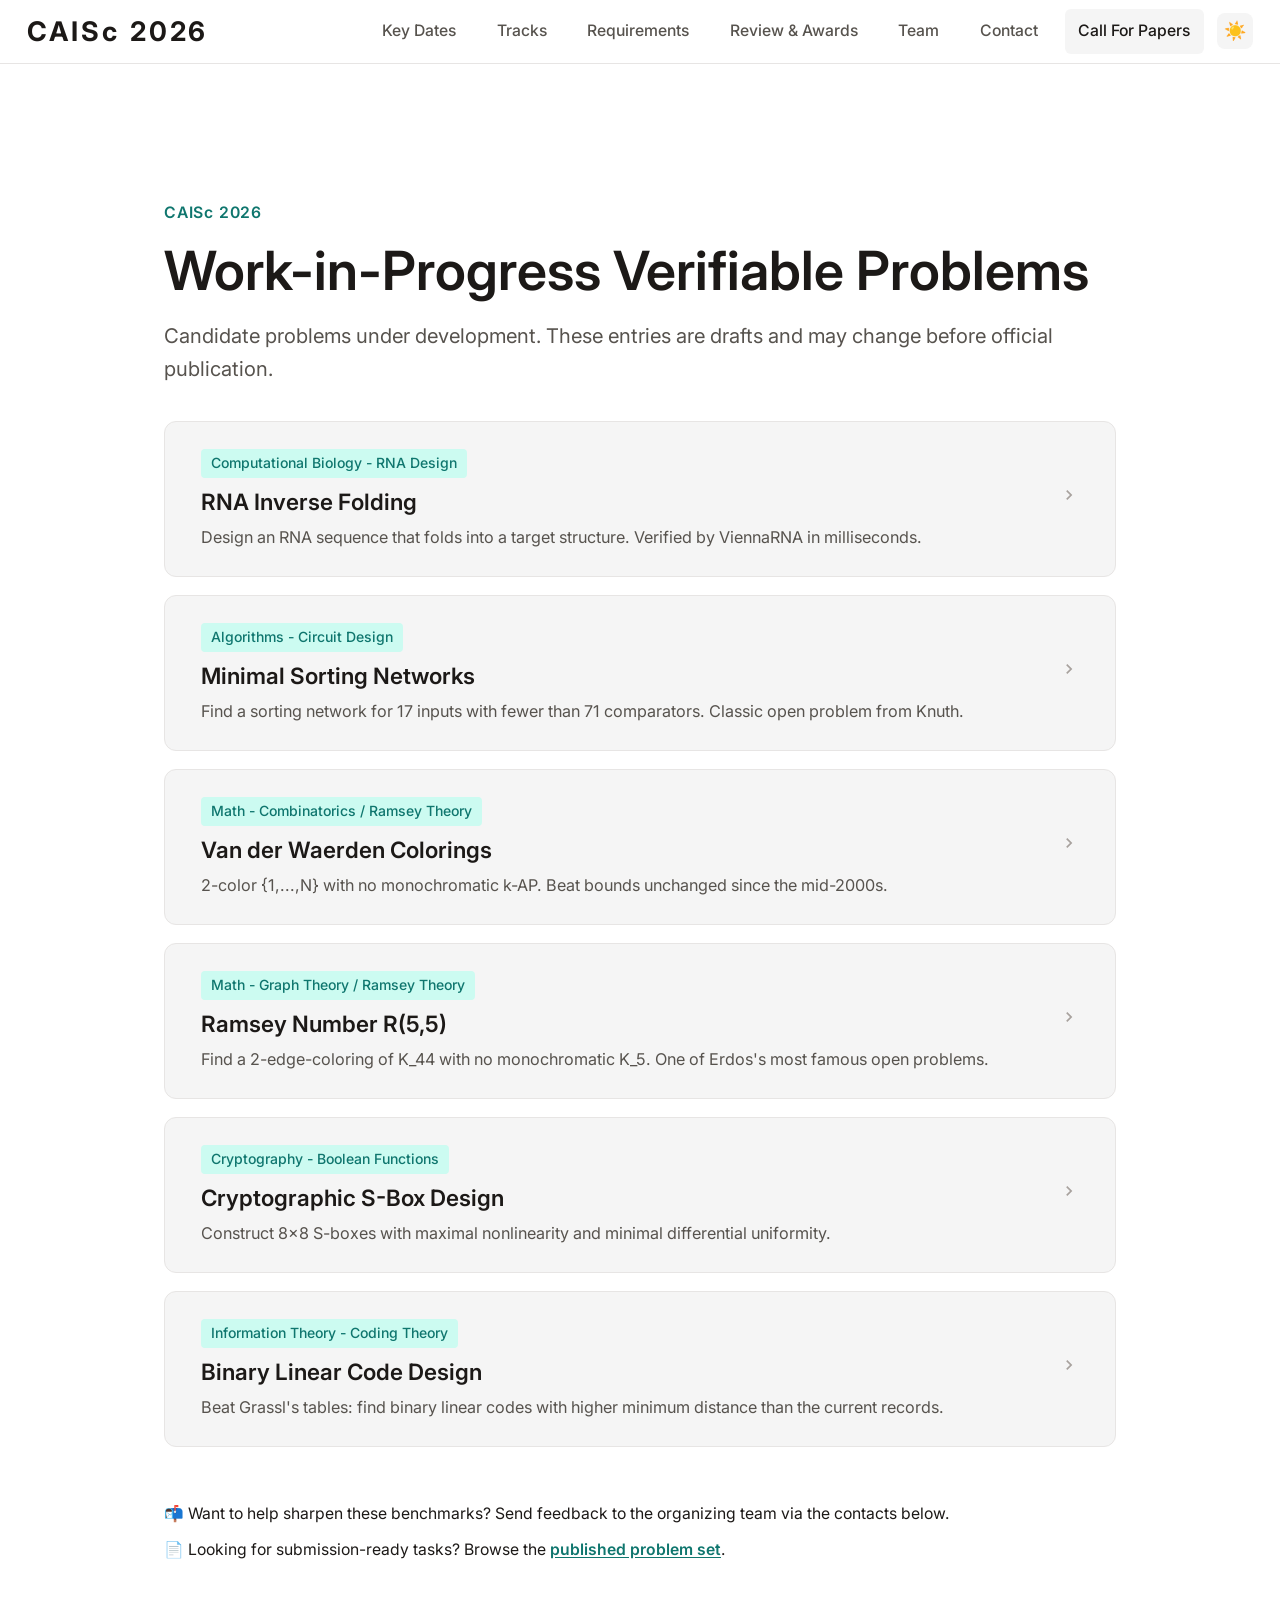
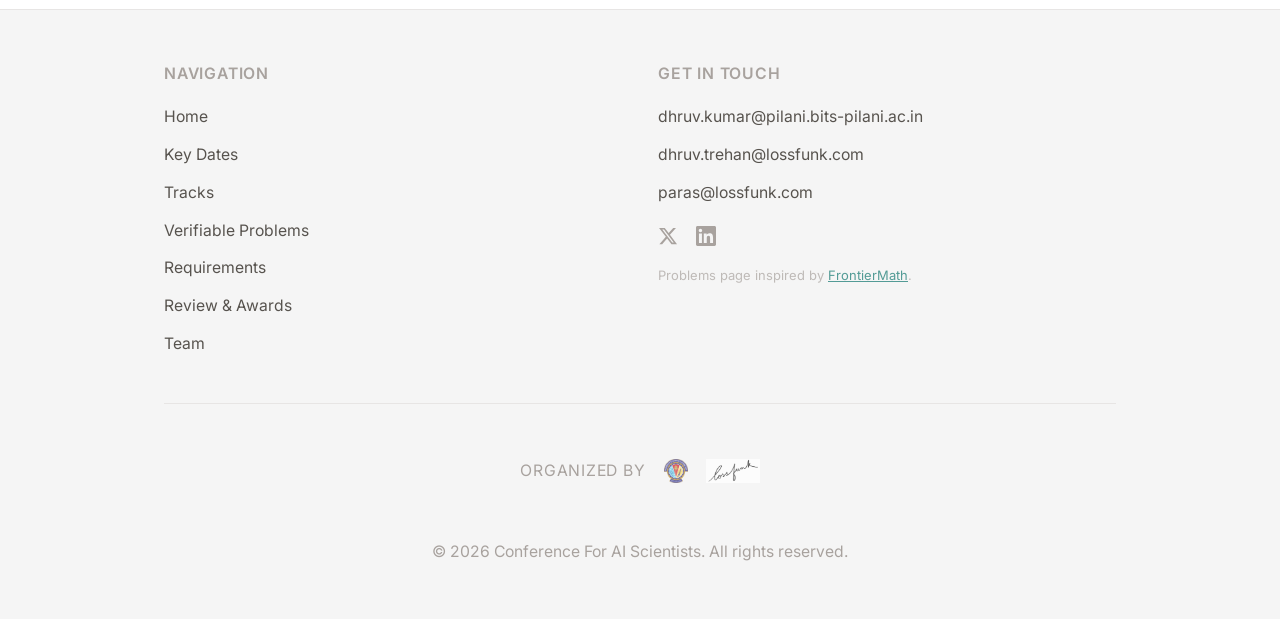
<file: problems/wip.html>
<!DOCTYPE html>
<html lang="en" data-theme="light">
<head>
    <meta charset="UTF-8">
    <meta name="viewport" content="width=device-width, initial-scale=1.0">
    <link rel="icon" href="../assets/logos/favicon.svg" type="image/svg+xml">
    <title>WIP Verifiable Problems | CAISc 2026</title>
    <meta name="description" content="Work-in-progress verifiable problems under active development for CAISc 2026.">

    <meta property="og:title" content="WIP Verifiable Problems | CAISc 2026">
    <meta property="og:description" content="Work-in-progress verifiable problems under active development for CAISc 2026.">
    <meta property="og:type" content="website">
    <meta property="og:image" content="https://caisc2026.github.io/assets/logos/ogimage_conf_website-2.png">

    <link rel="preconnect" href="https://fonts.googleapis.com">
    <link rel="preconnect" href="https://fonts.gstatic.com" crossorigin>
    <link href="https://fonts.googleapis.com/css2?family=Inter:wght@400;500;600;700&family=JetBrains+Mono:wght@400;500&display=swap" rel="stylesheet">

    <link rel="stylesheet" href="styles.css">
    <link rel="stylesheet" href="problems.css">
</head>
<body>
    <!-- Site Header -->
    <header class="site-header">
        <div class="header-left">
            <a href="../index.html" class="header-logo"><span>CAISc</span><span>2026</span></a>
        </div>
        <div class="header-right">
            <a href="../cfp.html#dates" class="header-link">Key Dates</a>
            <a href="../cfp.html#tracks" class="header-link">Tracks</a>
            <a href="../cfp.html#requirements" class="header-link">Requirements</a>
            <a href="../cfp.html#review" class="header-link">Review &amp; Awards</a>
            <a href="../team.html" class="header-link">Team</a>
            <a href="../cfp.html#contact" class="header-link">Contact</a>
            <a href="../cfp.html" class="header-btn"><span>Call For Papers</span></a>
            <button class="nav-toggle" id="navToggle" aria-label="Toggle menu">
                <span></span><span></span><span></span>
            </button>
            <button id="theme-toggle" aria-label="Toggle dark mode">
                <span class="sun-icon">&#9728;&#65039;</span>
                <span class="moon-icon">&#127769;</span>
            </button>
        </div>
    </header>

    <!-- Mobile Menu -->
    <nav class="mobile-menu" id="mobileMenu">
        <a href="../cfp.html#dates">Key Dates</a>
        <a href="../cfp.html#tracks">Tracks</a>
        <a href="../cfp.html#requirements">Requirements</a>
        <a href="../cfp.html#review">Review &amp; Awards</a>
        <a href="../team.html">Team</a>
        <a href="../cfp.html#contact">Contact</a>
        <a href="../index.html">Home</a>
    </nav>

    <main>
        <!-- Hero (always visible) -->
        <section class="problems-hero">
            <p class="eyebrow">CAISc 2026</p>
            <h1>Work-in-Progress Verifiable Problems</h1>
            <p class="problems-hero__subtitle">
                Candidate problems under development. These entries are drafts and may change before official publication.
            </p>
        </section>

        <!-- Dynamic content, populated by problems.js -->
        <div id="main-content">
            <div class="loading-state">Loading&hellip;</div>
        </div>

        <section class="problems-cta">
            <p>&#128236; Want to help sharpen these benchmarks? Send feedback to the organizing team via the contacts below.</p>
            <p>&#128196; Looking for submission-ready tasks? Browse the <a href="index.html"><strong>published problem set</strong></a>.</p>
        </section>
    </main>

    <!-- Footer -->
    <footer class="footer">
        <div class="footer__inner">
            <div class="footer__columns">
                <div class="footer__col">
                    <h4>Navigation</h4>
                    <ul class="footer__links">
                        <li><a href="../index.html">Home</a></li>
                        <li><a href="../cfp.html#dates">Key Dates</a></li>
                        <li><a href="../cfp.html#tracks">Tracks</a></li>
                        <li><a href="../verifiable-problems/">Verifiable Problems</a></li>
                        <li><a href="../cfp.html#requirements">Requirements</a></li>
                        <li><a href="../cfp.html#review">Review &amp; Awards</a></li>
                        <li><a href="../team.html">Team</a></li>
                    </ul>
                </div>
                <div class="footer__col">
                    <h4>Get in Touch</h4>
                    <ul class="footer__emails">
                        <li><a href="mailto:dhruv.kumar@pilani.bits-pilani.ac.in">dhruv.kumar@pilani.bits-pilani.ac.in</a></li>
                        <li><a href="mailto:dhruv.trehan@lossfunk.com">dhruv.trehan@lossfunk.com</a></li>
                        <li><a href="mailto:paras@lossfunk.com">paras@lossfunk.com</a></li>
                    </ul>
                    <div class="footer__social">
                        <a href="https://twitter.com/lossfunk" target="_blank" rel="noopener" aria-label="Twitter">
                            <svg width="20" height="20" viewBox="0 0 24 24" fill="currentColor"><path d="M18.244 2.25h3.308l-7.227 8.26 8.502 11.24H16.17l-5.214-6.817L4.99 21.75H1.68l7.73-8.835L1.254 2.25H8.08l4.713 6.231zm-1.161 17.52h1.833L7.084 4.126H5.117z"/></svg>
                        </a>
                        <a href="https://linkedin.com/company/lossfunk" target="_blank" rel="noopener" aria-label="LinkedIn">
                            <svg width="20" height="20" viewBox="0 0 24 24" fill="currentColor"><path d="M20.447 20.452h-3.554v-5.569c0-1.328-.027-3.037-1.852-3.037-1.853 0-2.136 1.445-2.136 2.939v5.667H9.351V9h3.414v1.561h.046c.477-.9 1.637-1.85 3.37-1.85 3.601 0 4.267 2.37 4.267 5.455v6.286zM5.337 7.433c-1.144 0-2.063-.926-2.063-2.065 0-1.138.92-2.063 2.063-2.063 1.14 0 2.064.925 2.064 2.063 0 1.139-.925 2.065-2.064 2.065zm1.782 13.019H3.555V9h3.564v11.452zM22.225 0H1.771C.792 0 0 .774 0 1.729v20.542C0 23.227.792 24 1.771 24h20.451C23.2 24 24 23.227 24 22.271V1.729C24 .774 23.2 0 22.222 0h.003z"/></svg>
                        </a>
                    </div>
                    <p class="footer__credit">Problems page inspired by <a href="https://epoch.ai/frontiermath" target="_blank" rel="noopener">FrontierMath</a>.</p>
                </div>
            </div>
            <div class="footer__organized-by">
                <span>Organized by</span>
                <div class="footer__org-logos">
                    <a href="https://www.bits-pilani.ac.in/" target="_blank" rel="noopener">
                        <img src="../assets/logos/BITS_Pilani-Logo.svg.png" alt="BITS Pilani" class="footer__org-logo">
                    </a>
                    <a href="https://lossfunk.com/" target="_blank" rel="noopener">
                        <img src="../assets/logos/lossfunk-logo.jpg" alt="Lossfunk" class="footer__org-logo footer__org-logo--invert">
                    </a>
                </div>
            </div>
            <p class="footer__copyright">&copy; 2026 Conference For AI Scientists. All rights reserved.</p>
        </div>
    </footer>

    <script>
        // Dark mode + mobile menu (same pattern as rest of site)
        const themeToggle = document.getElementById('theme-toggle');
        const html = document.documentElement;
        const savedTheme = localStorage.getItem('theme');
        if (savedTheme) {
            html.setAttribute('data-theme', savedTheme);
        } else if (window.matchMedia('(prefers-color-scheme: dark)').matches) {
            html.setAttribute('data-theme', 'dark');
        }
        themeToggle.addEventListener('click', () => {
            const next = html.getAttribute('data-theme') === 'dark' ? 'light' : 'dark';
            html.setAttribute('data-theme', next);
            localStorage.setItem('theme', next);
        });

        const navToggle = document.getElementById('navToggle');
        const mobileMenu = document.getElementById('mobileMenu');
        navToggle.addEventListener('click', () => mobileMenu.classList.toggle('active'));
        mobileMenu.querySelectorAll('a').forEach(a =>
            a.addEventListener('click', () => mobileMenu.classList.remove('active'))
        );
    </script>
    <script>
        window.__WIP_MODE = true;
    </script>
    <script src="problems.js"></script>
</body>
</html>
</file>
<file: problems/styles.css>
/* ===== CSS Variables ===== */
:root {
    /* Typography - Inter for everything (standard academic) */
    --font-heading: 'Inter', -apple-system, BlinkMacSystemFont, 'Segoe UI', Roboto, sans-serif;
    --font-body: 'Inter', -apple-system, BlinkMacSystemFont, 'Segoe UI', Roboto, sans-serif;

    /* Font sizes */
    --text-sm: 0.875rem;
    --text-base: 1rem;
    --text-lg: 1.125rem;
    --text-xl: 1.25rem;
    --text-2xl: 1.5rem;
    --text-3xl: 2rem;
    --text-4xl: 2.5rem;

    /* Spacing */
    --space-1: 0.25rem;
    --space-2: 0.5rem;
    --space-3: 0.75rem;
    --space-4: 1rem;
    --space-5: 1.25rem;
    --space-6: 1.5rem;
    --space-8: 2rem;
    --space-10: 2.5rem;
    --space-12: 3rem;
    --space-16: 4rem;
    --space-20: 5rem;

    /* Layout */
    --content-width: 1000px;
    --content-padding: 24px;
    --nav-height: 64px;

    /* Light mode colors (default) */
    --bg-primary: #FFFFFF;
    --bg-secondary: #F5F5F5;
    --bg-tertiary: #E5E5E5;
    --text-primary: #1C1917;
    --text-secondary: #57534E;
    --text-tertiary: #A8A29E;
    --accent: #0F766E;
    --accent-hover: #14B8A6;
    --accent-light: #CCFBF1;
    --border: #E7E5E4;
    --shadow: rgba(0, 0, 0, 0.08);
}

/* Dark mode */
[data-theme="dark"] {
    --bg-primary: #000000;
    --bg-secondary: #111111;
    --bg-tertiary: #222222;
    --text-primary: #f5f5f5;
    --text-secondary: #a0a0a0;
    --text-tertiary: #666666;
    --accent: #14B8A6;
    --accent-hover: #2DD4BF;
    --accent-light: #134E4A;
    --border: #2a2a2a;
    --shadow: rgba(0, 0, 0, 0.3);
}

/* ===== Base Styles ===== */
*, *::before, *::after {
    box-sizing: border-box;
    margin: 0;
    padding: 0;
}

html {
    font-size: 18px;
    scroll-behavior: smooth;
    scroll-padding-top: var(--nav-height);
}

body {
    font-family: var(--font-body);
    font-size: var(--text-base);
    line-height: 1.7;
    color: var(--text-primary);
    background-color: var(--bg-primary);
    transition: background-color 0.3s ease, color 0.3s ease;
    -webkit-font-smoothing: antialiased;
    -moz-osx-font-smoothing: grayscale;
}

/* ===== Typography ===== */
h1, h2, h3, h4, h5, h6 {
    font-family: var(--font-heading);
    font-weight: 600;
    line-height: 1.3;
    color: var(--text-primary);
}

h1 {
    font-size: clamp(var(--text-3xl), 5vw, var(--text-4xl));
    margin-bottom: var(--space-4);
}

h2 {
    font-size: var(--text-2xl);
    margin-top: var(--space-8);
    margin-bottom: var(--space-4);
    padding-bottom: var(--space-3);
    border-bottom: 1px solid var(--border);
}

h3 {
    font-size: var(--text-xl);
    margin-top: var(--space-6);
    margin-bottom: var(--space-3);
}

p {
    margin: 0 0 var(--space-6);
    color: var(--text-primary);
}

a {
    color: var(--accent);
    text-decoration: none;
    transition: color 0.2s ease;
}

a:hover {
    color: var(--accent-hover);
}

strong {
    font-weight: 600;
}

ul, ol {
    margin: var(--space-4) 0 var(--space-6);
    padding-left: var(--space-8);
}

li {
    margin-bottom: var(--space-4);
    line-height: 1.6;
}

li:last-child {
    margin-bottom: 0;
}

img {
    max-width: 100%;
    height: auto;
    display: block;
}

/* ===== Layout ===== */
.container {
    width: 100%;
    max-width: var(--content-width);
    margin: 0 auto;
    padding: 0 var(--content-padding);
}

.section {
    padding: var(--space-16) 0;
}

.section--alt {
    background-color: var(--bg-secondary);
}

/* ===== Site Header / Navigation ===== */
.site-header {
    position: fixed;
    top: 0;
    left: 0;
    right: 0;
    height: var(--nav-height);
    display: flex;
    align-items: center;
    justify-content: space-between;
    padding: 0 var(--space-6);
    background-color: var(--bg-primary);
    border-bottom: 1px solid var(--border);
    z-index: 1000;
    transition: background-color 0.3s ease, border-color 0.3s ease;
}

.header-left {
    display: flex;
    align-items: center;
    gap: var(--space-4);
}

.header-logo-img {
    height: 32px;
    width: auto;
}

[data-theme="dark"] .header-logo-img--invert {
    filter: invert(1);
}

.header-logo {
    display: flex;
    gap: 0.4em;
    font-family: var(--font-heading);
    font-size: var(--text-2xl);
    font-weight: 700;
    color: var(--text-primary);
    text-decoration: none;
}

.header-logo span {
    letter-spacing: 0.1em;
}

.header-logo:hover {
    color: var(--text-primary);
}

.header-right {
    display: flex;
    align-items: center;
    gap: var(--space-3);
}

.header-link {
    font-size: var(--text-sm);
    font-weight: 500;
    color: var(--text-secondary);
    text-decoration: none;
    padding: var(--space-2) var(--space-3);
    transition: color 0.2s ease;
}

.header-link:hover {
    color: var(--text-primary);
    text-decoration: none;
}

.header-btn {
    display: inline-flex;
    align-items: center;
    gap: var(--space-2);
    font-size: var(--text-sm);
    font-weight: 500;
    color: var(--text-primary);
    text-decoration: none;
    padding: var(--space-2) var(--space-3);
    border-radius: 6px;
    background-color: var(--bg-secondary);
    transition: all 0.2s ease;
}

.header-btn:hover {
    color: var(--text-primary);
    background-color: var(--bg-tertiary);
    text-decoration: none;
}

/* Mobile menu toggle */
.nav-toggle {
    display: none;
    flex-direction: column;
    justify-content: center;
    gap: 5px;
    width: 36px;
    height: 36px;
    background: none;
    border: none;
    cursor: pointer;
    padding: 6px;
}

.nav-toggle span {
    display: block;
    width: 100%;
    height: 2px;
    background-color: var(--text-primary);
    transition: all 0.3s ease;
}

/* Mobile menu - hidden by default on desktop */
.mobile-menu {
    display: none;
}

/* ===== Dark Mode Toggle ===== */
#theme-toggle {
    width: 36px;
    height: 36px;
    border: none;
    border-radius: 8px;
    background-color: var(--bg-secondary);
    cursor: pointer;
    display: flex;
    align-items: center;
    justify-content: center;
    transition: background-color 0.2s ease;
    font-size: 18px;
}

#theme-toggle:hover {
    background-color: var(--bg-tertiary);
}

[data-theme="light"] .moon-icon,
[data-theme="dark"] .sun-icon {
    display: none;
}

[data-theme="light"] .sun-icon,
[data-theme="dark"] .moon-icon {
    display: inline;
}

/* ===== Main Content ===== */
main {
    padding-top: var(--nav-height);
}

/* ===== Hero Section ===== */
.hero {
    display: flex;
    align-items: center;
    justify-content: center;
    text-align: center;
    padding: var(--space-20) var(--content-padding) var(--space-8);
    background-color: var(--bg-primary);
}

.hero__content {
    max-width: 800px;
}

.eyebrow {
    font-family: var(--font-body);
    font-size: var(--text-sm);
    font-weight: 600;
    letter-spacing: 0.05em;
    text-transform: uppercase;
    color: var(--accent);
    margin-bottom: var(--space-4);
}

.hero__title {
    margin-bottom: var(--space-4);
}

.hero__title--easter-egg .egg {
    transition: color 0.3s ease;
}

.hero__title--easter-egg:hover .egg {
    color: var(--accent);
}

.hero__subtitle {
    font-size: var(--text-lg);
    color: var(--text-secondary);
    margin-bottom: var(--space-8);
    line-height: 1.6;
}

.hero__cta {
    display: flex;
    flex-wrap: wrap;
    gap: var(--space-3);
    justify-content: center;
}

.hero__signup {
    width: 100%;
    margin-top: var(--space-2);
    font-size: var(--text-sm);
    color: var(--text-secondary);
    text-align: center;
}

.hero__signup a {
    color: var(--accent);
    text-decoration: underline;
    text-underline-offset: 2px;
}

.hero__signup a:hover {
    color: var(--accent-hover);
}

/* ===== Supported By ===== */
.supported-by {
    margin-top: var(--space-8);
    text-align: center;
    max-width: var(--content-width);
    margin-left: auto;
    margin-right: auto;
}

.supported-by__label {
    font-size: var(--text-sm);
    font-weight: 500;
    text-transform: uppercase;
    letter-spacing: 0.1em;
    color: var(--text-tertiary);
    margin-bottom: var(--space-6);
}

.supported-by__logos {
    display: flex;
    align-items: center;
    justify-content: center;
    gap: var(--space-12);
    flex-wrap: nowrap;
}

.supported-by__logos .logo--circular {
    height: clamp(52px, 8vw, 90px);
}

.supported-by__logos img {
    height: clamp(40px, 6vw, 72px);
    max-width: clamp(130px, 18vw, 240px);
    width: auto;
    object-fit: contain;
}

[data-theme="dark"] .supported-by__logos .logo--invert {
    filter: invert(1);
}

[data-theme="dark"] .supported-by__logos .logo--white {
    filter: brightness(0) invert(1);
}

/* ===== Buttons ===== */
.btn {
    display: inline-flex;
    align-items: center;
    justify-content: center;
    gap: var(--space-2);
    padding: var(--space-3) var(--space-6);
    font-family: var(--font-body);
    font-size: var(--text-sm);
    font-weight: 600;
    text-decoration: none;
    border-radius: 50px;
    border: 2px solid transparent;
    cursor: pointer;
    transition: all 0.2s ease;
    box-shadow: 0 2px 8px var(--shadow);
}

.btn:hover {
    transform: translateY(-2px);
    box-shadow: 0 4px 12px var(--shadow);
}

.btn--pill {
    padding: var(--space-1) var(--space-4);
    font-size: 0.8rem;
    background-color: var(--accent);
    color: #ffffff;
    border-color: var(--accent);
    box-shadow: none;
}

.btn--pill:hover {
    background-color: var(--accent-hover);
    border-color: var(--accent-hover);
    color: #ffffff;
    box-shadow: none;
}

.btn--primary {
    background-color: var(--text-primary);
    color: var(--bg-primary);
    border-color: var(--text-primary);
}

.btn--primary:hover {
    color: var(--bg-primary);
}

.btn--secondary {
    background-color: transparent;
    color: var(--text-primary);
    border-color: var(--border);
    box-shadow: none;
}

.btn--secondary:hover {
    background-color: var(--bg-secondary);
    box-shadow: none;
}

.btn--disabled {
    background-color: var(--bg-secondary);
    color: var(--text-tertiary);
    border-color: var(--border);
    box-shadow: none;
    cursor: not-allowed;
    opacity: 0.7;
}

.btn--disabled:hover {
    transform: none;
    box-shadow: none;
}

/* ===== Content Sections ===== */
.content-section {
    max-width: var(--content-width);
    margin: 0 auto;
    padding: var(--space-8) var(--content-padding);
}

.content-section h2:first-child {
    margin-top: 0;
}

/* ===== Highlight Box (like TL;DR) ===== */
.highlight-box {
    background-color: var(--bg-secondary);
    border-radius: 12px;
    padding: var(--space-6) var(--space-8);
    margin: var(--space-8) 0;
    border-left: 4px solid var(--accent);
}

.highlight-box h3 {
    margin-top: 0;
    font-size: var(--text-xl);
}

.highlight-box p:last-child {
    margin-bottom: 0;
}

/* ===== Cards Grid ===== */
.cards-grid {
    display: grid;
    grid-template-columns: repeat(auto-fit, minmax(280px, 1fr));
    gap: var(--space-6);
    margin: var(--space-8) 0;
}

.card {
    background-color: var(--bg-secondary);
    border-radius: 12px;
    padding: var(--space-6);
    transition: transform 0.2s ease, box-shadow 0.2s ease;
}

.card:hover {
    transform: translateY(-4px);
    box-shadow: 0 8px 24px var(--shadow);
}

.card h3 {
    margin-top: 0;
    margin-bottom: var(--space-3);
    font-size: var(--text-lg);
}

.card p {
    margin-bottom: 0;
    color: var(--text-secondary);
    font-size: var(--text-sm);
}

/* ===== Timeline ===== */
.timeline {
    margin: var(--space-8) 0;
}

.timeline-row {
    display: grid;
    grid-template-columns: repeat(2, 1fr);
    gap: var(--space-8);
    padding: var(--space-3) 0;
    border-bottom: 1px solid var(--border);
}

.timeline-row:last-child {
    border-bottom: none;
}

.timeline-item {
    display: flex;
    gap: var(--space-4);
}

.timeline-date {
    flex-shrink: 0;
    width: 100px;
    display: flex;
    flex-direction: column;
    color: var(--accent);
}

.timeline-date__day {
    font-weight: 600;
    font-size: var(--text-lg);
    line-height: 1.2;
}

.timeline-date__year {
    font-size: var(--text-sm);
    opacity: 0.8;
}

.timeline-content {
    flex: 1;
}

.timeline-content h4 {
    margin: 0 0 var(--space-1);
    font-family: var(--font-body);
    font-weight: 600;
    font-size: var(--text-base);
}

.timeline-content p {
    margin: 0;
    color: var(--text-secondary);
    font-size: var(--text-sm);
}

/* ===== Team Grid ===== */
.team-grid {
    display: grid;
    grid-template-columns: repeat(auto-fill, minmax(200px, 1fr));
    gap: var(--space-6);
    margin: var(--space-6) 0;
}

.team-member {
    text-align: center;
    padding: var(--space-4);
}

.team-member__image {
    width: 80px;
    height: 80px;
    border-radius: 50%;
    background-color: var(--bg-tertiary);
    margin: 0 auto var(--space-3);
    overflow: hidden;
    display: flex;
    align-items: center;
    justify-content: center;
}

.team-member__image img {
    width: 100%;
    height: 100%;
    object-fit: cover;
}

.team-member__image-placeholder {
    color: var(--text-tertiary);
    font-size: var(--text-2xl);
}

.team-member h4 {
    margin: 0 0 var(--space-1);
    font-family: var(--font-body);
    font-weight: 600;
    font-size: var(--text-base);
}

.team-member__role {
    margin: 0 0 var(--space-1);
    color: var(--text-secondary);
    font-size: var(--text-sm);
    font-style: italic;
}

.team-member__institution {
    margin: 0 0 var(--space-2);
    color: var(--text-secondary);
    font-size: var(--text-sm);
}

.team-member__social {
    display: flex;
    justify-content: center;
    gap: var(--space-3);
}

.team-member__social a {
    color: var(--text-tertiary);
    transition: color 0.2s ease;
}

.team-member__social a:hover {
    color: var(--accent);
}

.team-member__social svg {
    width: 18px;
    height: 18px;
}

/* Compact team list */
.team-list {
    display: grid;
    grid-template-columns: repeat(4, 1fr);
    gap: var(--space-4);
    margin: var(--space-6) 0 var(--space-4);
}

.team-list__item {
    display: flex;
    flex-direction: column;
    gap: 2px;
}

.team-list__name {
    font-family: var(--font-body);
    font-weight: 600;
    font-size: var(--text-base);
    color: var(--text-primary);
}

.team-list__role {
    font-size: var(--text-sm);
    color: var(--text-secondary);
    font-style: italic;
}

.team-list__institution {
    font-size: var(--text-sm);
    color: var(--text-secondary);
}

.team-list__social {
    display: flex;
    gap: var(--space-2);
    margin-top: var(--space-1);
}

.team-list__social a {
    color: var(--text-tertiary);
    transition: color 0.2s ease;
}

.team-list__social a:hover {
    color: var(--accent);
}

.team-list__social svg {
    width: 16px;
    height: 16px;
}

@media (max-width: 1024px) {
    .team-list {
        grid-template-columns: repeat(2, 1fr);
    }
}

@media (max-width: 480px) {
    .team-list {
        grid-template-columns: 1fr;
    }
}

/* ===== Team Page ===== */
.team-hero {
    padding: calc(var(--nav-height) + var(--space-8)) var(--content-padding) var(--space-8);
    max-width: var(--content-width);
    margin: 0 auto;
}

.team-hero .eyebrow {
    text-align: left;
    margin-bottom: var(--space-3);
    text-transform: none;
}

.team-hero h1 {
    font-size: clamp(2rem, 5vw, 3rem);
    margin-bottom: var(--space-4);
    line-height: 1.15;
}

.team-hero__subtitle {
    font-size: var(--text-lg);
    color: var(--text-secondary);
    margin-bottom: 0;
    line-height: 1.6;
}

.team-member__areas {
    display: flex;
    flex-wrap: wrap;
    justify-content: center;
    gap: 6px;
    margin: var(--space-2) 0;
}

/* ===== Team Card (horizontal, used on team.html) ===== */
.team-card {
    display: flex;
    flex-direction: row;
    align-items: flex-start;
    gap: var(--space-3);
    padding: var(--space-3);
    border-radius: 8px;
    background-color: transparent;
    transition: background-color 0.2s ease;
}

.team-card:hover {
    background-color: var(--bg-secondary);
}

.team-card__photo {
    width: 72px;
    height: 72px;
    min-width: 72px;
    border-radius: 50%;
    object-fit: cover;
    background-color: var(--bg-tertiary);
    flex-shrink: 0;
}

.team-card__body {
    display: flex;
    flex-direction: column;
    gap: 4px;
    min-width: 0;
    flex: 1;
}

.team-card__name-row {
    display: flex;
    align-items: center;
    gap: var(--space-2);
    flex-wrap: wrap;
}

.team-card__name {
    margin: 0;
    font-family: var(--font-body);
    font-weight: 600;
    font-size: var(--text-base);
    color: var(--text-primary);
    line-height: 1.3;
}

.team-card__chair-badge {
    display: inline-block;
    background-color: var(--accent);
    color: #fff;
    font-size: 0.65rem;
    font-weight: 600;
    letter-spacing: 0.5px;
    text-transform: uppercase;
    padding: 2px 7px;
    border-radius: 999px;
}

.team-card__role {
    margin: 0;
    font-size: var(--text-sm);
    color: var(--text-secondary);
    font-style: italic;
    line-height: 1.35;
}

.team-card__institution {
    margin: 0;
    font-size: var(--text-sm);
    color: var(--text-secondary);
    line-height: 1.35;
}

.team-card__areas {
    display: flex;
    flex-wrap: wrap;
    gap: 2px 8px;
    margin-top: 0;
}

.team-card__social {
    display: flex;
    gap: var(--space-2);
    margin-top: 0;
}

.team-card__social a {
    color: var(--text-tertiary);
    transition: color 0.2s ease;
}

.team-card__social a:hover {
    color: var(--accent);
}

.team-card__social svg {
    width: 16px;
    height: 16px;
}

/* Compact variant — used on the Program Committee */
.team-card--compact .team-card__photo {
    width: 56px;
    height: 56px;
    min-width: 56px;
}

.team-card--compact .team-card__name {
    font-size: 0.875rem;
}

.team-card--compact .team-card__chair-badge {
    font-size: 0.6rem;
    padding: 2px 6px;
}

.team-card--compact .team-card__role,
.team-card--compact .team-card__institution {
    font-size: 0.75rem;
}

.team-card--compact .team-pill {
    font-size: 0.625rem;
    padding: 3px 6px 3px 0;
}

.team-card--compact .team-card__social svg {
    width: 14px;
    height: 14px;
}

.team-pill {
    display: inline-block;
    padding: 4px 7px 4px 0;
    border-radius: 0;
    font-family: var(--font-body);
    font-size: 0.7rem;
    font-weight: 400;
    letter-spacing: 0.2px;
    color: var(--accent);
    background-color: transparent;
    white-space: nowrap;
}

/* Fixed 2-column layout (e.g., Steering: 5 members → 2 + 2 + 1) */
.team-grid--2col {
    grid-template-columns: repeat(2, 1fr);
}

@media (max-width: 640px) {
    .team-grid--2col {
        grid-template-columns: 1fr;
    }
}

/* 3-column layout for larger committees */
.team-grid--3col {
    grid-template-columns: repeat(3, 1fr);
}

@media (max-width: 900px) {
    .team-grid--3col {
        grid-template-columns: repeat(2, 1fr);
    }
}

@media (max-width: 560px) {
    .team-grid--3col {
        grid-template-columns: 1fr;
    }
}

/* ===== Footer ===== */
.footer {
    background-color: var(--bg-secondary);
    color: var(--text-primary);
    padding: var(--space-12) 0 var(--space-6);
    border-top: 1px solid var(--border);
}

.footer__inner {
    max-width: var(--content-width);
    margin: 0 auto;
    padding: 0 var(--content-padding);
}

.footer__columns {
    display: grid;
    grid-template-columns: 1fr 1fr;
    gap: var(--space-8);
    padding-bottom: var(--space-8);
    margin-bottom: var(--space-6);
    border-bottom: 1px solid var(--border);
}

.footer__col h4 {
    font-size: var(--text-sm);
    font-weight: 600;
    text-transform: uppercase;
    letter-spacing: 0.05em;
    color: var(--text-tertiary);
    margin: 0 0 var(--space-4);
}

.footer__links,
.footer__emails {
    list-style: none;
    padding: 0;
    margin: 0;
}

.footer__links li,
.footer__emails li {
    margin-bottom: var(--space-2);
}

.footer__links a,
.footer__emails a {
    color: var(--text-secondary);
    font-size: var(--text-sm);
    transition: color 0.2s ease;
}

.footer__links a:hover,
.footer__emails a:hover {
    color: var(--text-primary);
}

.footer__social {
    display: flex;
    gap: var(--space-4);
    margin-top: var(--space-4);
}

.footer__social a {
    color: var(--text-tertiary);
    transition: color 0.2s ease;
}

.footer__social a:hover {
    color: var(--accent-hover);
}

.footer__social svg {
    width: 20px;
    height: 20px;
}

.footer__organized-by {
    display: flex;
    align-items: center;
    justify-content: center;
    gap: var(--space-4);
    padding: var(--space-6) 0;
}

.footer__organized-by span {
    font-size: var(--text-sm);
    color: var(--text-tertiary);
    text-transform: uppercase;
    letter-spacing: 0.05em;
}

.footer__org-logos {
    display: flex;
    align-items: center;
    gap: var(--space-4);
}

.footer__org-logo {
    height: 24px;
    width: auto;
    opacity: 0.7;
}

[data-theme="dark"] .footer__org-logo--invert {
    filter: invert(1);
}

.footer__copyright {
    text-align: center;
    padding-top: var(--space-6);
    color: var(--text-tertiary);
    font-size: var(--text-sm);
}

.footer__credit {
    text-align: left;
    color: var(--text-tertiary);
    font-size: 0.72rem;
    margin-top: var(--space-2);
    opacity: 0.7;
}

.footer__credit a {
    color: var(--accent);
    text-decoration: underline;
}

/* ===== Responsive ===== */
@media (max-width: 1024px) {
    html {
        font-size: 17px;
    }

    .site-header {
        padding: 0 var(--space-4);
    }

    .header-right {
        gap: var(--space-2);
    }

    .header-btn {
        padding: var(--space-2);
        font-size: 0;
        gap: 0;
    }

    .header-btn span {
        display: none;
    }

    .nav-toggle {
        display: flex;
    }

    .header-link {
        display: none;
    }

    .header-right .header-btn {
        display: none;
    }

    .header-right #theme-toggle {
        display: flex;
    }

    /* Mobile menu */
    .mobile-menu {
        display: block;
        position: fixed;
        top: var(--nav-height);
        left: 0;
        right: 0;
        background-color: var(--bg-primary);
        border-bottom: 1px solid var(--border);
        padding: var(--space-4);
        transform: translateY(-100%);
        opacity: 0;
        visibility: hidden;
        transition: all 0.3s ease;
        z-index: 999;
    }

    .mobile-menu.active {
        transform: translateY(0);
        opacity: 1;
        visibility: visible;
    }

    .mobile-menu a {
        display: block;
        padding: var(--space-3) 0;
        color: var(--text-primary);
        font-weight: 500;
        border-bottom: 1px solid var(--border);
    }

    .mobile-menu a:last-child {
        border-bottom: none;
    }

    .hero {
        padding: var(--space-12) var(--content-padding);
    }

    .content-section {
        padding: var(--space-12) var(--content-padding);
    }

    .timeline-row {
        grid-template-columns: 1fr;
    }

    .timeline-item {
        flex-direction: column;
        gap: var(--space-2);
    }

    .timeline-date {
        width: auto;
    }

    .footer__columns {
        grid-template-columns: 1fr;
        gap: var(--space-6);
    }
}

@media (max-width: 480px) {
    html {
        font-size: 16px;
    }

    .hero__cta {
        flex-direction: column;
    }

    .btn {
        width: 100%;
    }

    .supported-by__logos {
        display: flex;
        flex-wrap: wrap;
        justify-content: center;
        align-items: center;
        gap: var(--space-4) var(--space-6);
    }

    .supported-by__logos img {
        height: 32px;
        max-width: 110px;
    }

    .supported-by__logos .logo--circular {
        height: 44px;
        max-width: none;
    }
}

/* ===== Print Styles ===== */
@media print {
    .site-header,
    #theme-toggle,
    .nav-toggle {
        display: none;
    }

    main {
        padding-top: 0;
    }

    body {
        background: white;
        color: black;
    }
}
</file>
<file: problems/problems.css>
/* ================================================================
   problems.css - Verifiable Problems section styles
   Loaded alongside the site's global styles.css
   ================================================================ */

/* ===== Hero ===== */
.problems-hero {
    padding: calc(var(--nav-height) + var(--space-16)) var(--content-padding) var(--space-8);
    max-width: var(--content-width);
    margin: 0 auto;
}

.problems-hero .eyebrow {
    text-align: left;
    margin-bottom: var(--space-3);
    text-transform: none;
}

.problems-cta {
    max-width: var(--content-width);
    margin: 0 auto;
    padding: var(--space-4) var(--content-padding) var(--space-8);
    font-size: var(--text-sm);
    color: var(--text-secondary);
}

.problems-cta p {
    margin-bottom: var(--space-2);
}

.problems-cta a {
    color: var(--accent);
    text-decoration: underline;
    text-underline-offset: 2px;
}

.problems-cta a:hover {
    color: var(--accent-hover);
}

.problems-hero h1 {
    font-size: clamp(2rem, 5vw, 3rem);
    margin-bottom: var(--space-4);
    line-height: 1.15;
}

.problems-hero__subtitle {
    font-size: var(--text-lg);
    color: var(--text-secondary);
    margin-bottom: 0;
    line-height: 1.6;
}

.badge-row {
    display: flex;
    gap: var(--space-3);
    flex-wrap: wrap;
}

.badge {
    display: inline-flex;
    align-items: center;
    gap: var(--space-2);
    padding: 5px 12px;
    border-radius: 20px;
    font-size: var(--text-sm);
    font-weight: 500;
    border: 1px solid var(--border);
    color: var(--text-secondary);
    background-color: var(--bg-secondary);
}

.badge svg {
    width: 13px;
    height: 13px;
    opacity: 0.7;
    flex-shrink: 0;
}

/* ===== State views ===== */
.loading-state {
    text-align: center;
    padding: var(--space-16);
    color: var(--text-tertiary);
    font-size: var(--text-sm);
}

.error-state {
    max-width: var(--content-width);
    margin: 0 auto;
    padding: var(--space-6) var(--content-padding);
    background-color: var(--bg-secondary);
    border-left: 4px solid #dc2626;
    border-radius: 0 8px 8px 0;
    color: var(--text-secondary);
    font-size: 0.9rem;
}

/* ===== Problem index (card list) ===== */
.problems-index {
    max-width: var(--content-width);
    margin: 0 auto;
    padding: 0 var(--content-padding) var(--space-4);
}

.problem-card-link {
    display: block;
    text-decoration: none;
    color: inherit;
    margin-bottom: var(--space-4);
}

.problem-card {
    background-color: var(--bg-secondary);
    border: 1px solid var(--border);
    border-radius: 12px;
    padding: var(--space-6) var(--space-8);
    display: flex;
    align-items: center;
    justify-content: space-between;
    gap: var(--space-6);
    transition: transform 0.2s ease, box-shadow 0.2s ease;
}

.problem-card-link:hover .problem-card {
    transform: translateY(-2px);
    box-shadow: 0 6px 20px var(--shadow);
}

.problem-card__left h3 {
    margin: 0 0 var(--space-2);
    font-size: var(--text-xl);
}

.problem-card__left p {
    margin: var(--space-2) 0 0;
    font-size: 0.9rem;
    color: var(--text-secondary);
    line-height: 1.5;
}

.problem-card__meta {
    display: flex;
    gap: var(--space-2);
    flex-wrap: wrap;
    align-items: center;
    margin-bottom: var(--space-2);
}

.problem-card__right {
    flex-shrink: 0;
    color: var(--text-tertiary);
}

.problem-card__right svg {
    width: 20px;
    height: 20px;
}

/* ===== Tags ===== */
.tag {
    display: inline-flex;
    align-items: center;
    padding: 3px 10px;
    border-radius: 4px;
    font-size: 0.78rem;
    font-weight: 500;
    line-height: 1.6;
}

.tag--domain {
    background-color: var(--accent-light);
    color: var(--accent);
}

.tag--open {
    background-color: var(--accent-light);
    color: var(--accent);
}

[data-theme="dark"] .tag--open {
    color: var(--accent-hover);
}

.tag--star {
    background-color: var(--accent);
    color: #fff;
    font-size: 0.72rem;
    padding: 2px 7px;
}

[data-theme="dark"] .tag--star {
    color: #000;
}

/* ===== Problem detail view ===== */
.problem-detail {
    max-width: var(--content-width);
    margin: 0 auto;
    padding: calc(var(--nav-height) + var(--space-8)) var(--content-padding) var(--space-4);
}

.back-link {
    display: inline-flex;
    align-items: center;
    gap: var(--space-2);
    font-size: var(--text-sm);
    color: var(--text-secondary);
    text-decoration: none;
    margin-bottom: var(--space-8);
    transition: color 0.2s;
}

.back-link:hover {
    color: var(--text-primary);
}

.back-link svg {
    width: 16px;
    height: 16px;
}

.problem-header {
    margin-bottom: var(--space-2);
}

.problem-header h2 {
    border-bottom: none;
    padding-bottom: 0;
    margin-top: 0;
    margin-bottom: 0;
    font-size: var(--text-3xl);
    line-height: 1.2;
}

/* ===== Attribution block ===== */
.attribution-block {
    margin-bottom: var(--space-4);
    padding: var(--space-2) 0;
}

.attribution-row {
    display: flex;
    flex-direction: column;
    align-items: flex-start;
    gap: var(--space-3);
    padding: var(--space-2) 0;
}

.attribution-people {
    display: flex;
    gap: var(--space-4);
    flex-wrap: wrap;
}

.attribution-card {
    display: flex;
    align-items: center;
    gap: var(--space-3);
}

.attribution-card__photo {
    width: 44px;
    height: 44px;
    border-radius: 50%;
    object-fit: cover;
    border: 1px solid var(--border);
}

.attribution-card__info {
    display: flex;
    flex-direction: column;
}

.attribution-card__name {
    font-size: var(--text-base);
    font-weight: 600;
    color: var(--text-primary);
}

.attribution-card__institution {
    font-size: 0.75rem;
    color: var(--text-secondary);
    display: inline;
}

.attribution-card__social {
    display: inline-flex;
    gap: var(--space-2);
    margin-left: var(--space-2);
    vertical-align: middle;
}

.attribution-card__social a {
    color: var(--text-tertiary);
    transition: color 0.2s ease;
}

.attribution-card__social a:hover {
    color: var(--accent);
}

.attribution-label {
    font-size: 0.75rem;
    font-weight: 600;
    color: var(--accent);
    letter-spacing: 0.05em;
    min-width: 100px;
    flex-shrink: 0;
}

.attribution-names {
    font-size: var(--text-sm);
    color: var(--text-secondary);
}

.problem-description {
    font-size: var(--text-base);
    color: var(--text-secondary);
    margin-bottom: var(--space-6);
    line-height: 1.7;
    max-width: 760px;
}

.context-box {
    background-color: var(--bg-secondary);
    border-left: 4px solid var(--accent);
    border-radius: 0 8px 8px 0;
    padding: var(--space-4) var(--space-6);
    margin-bottom: var(--space-8);
}

.context-box p {
    margin: 0;
    color: var(--text-secondary);
    font-size: 0.95rem;
    line-height: 1.75;
}

/* ===== Leaderboard ===== */
.leaderboard-section {
    margin-bottom: var(--space-12);
}

.leaderboard-header {
    display: flex;
    align-items: baseline;
    justify-content: space-between;
    flex-wrap: wrap;
    gap: var(--space-3);
    margin-bottom: var(--space-4);
}

.leaderboard-header h3 {
    margin: 0;
    font-size: var(--text-xl);
}

.leaderboard-note {
    font-size: var(--text-sm);
    color: var(--text-tertiary);
    font-style: italic;
}

.table-wrapper {
    overflow-x: auto;
    border: 1px solid var(--border);
    border-radius: 10px;
}

table.leaderboard {
    width: 100%;
    border-collapse: collapse;
    font-size: 0.9rem;
}

table.leaderboard thead {
    background-color: var(--bg-secondary);
}

table.leaderboard th {
    padding: 12px 16px;
    text-align: left;
    font-size: 0.75rem;
    font-weight: 600;
    text-transform: uppercase;
    letter-spacing: 0.06em;
    color: var(--text-tertiary);
    white-space: nowrap;
    border-bottom: 1px solid var(--border);
}

table.leaderboard td {
    padding: 11px 16px;
    border-bottom: 1px solid var(--border);
    vertical-align: middle;
}

table.leaderboard tbody tr:last-child td {
    border-bottom: none;
}

table.leaderboard tbody tr:hover {
    background-color: var(--bg-secondary);
}

/* (row-highlight removed; notes now shown as inline text) */

/* column widths + fonts */
.td-n {
    font-weight: 700;
    font-size: 1rem;
    color: var(--text-primary);
    min-width: 70px;
}

.n-label {
    display: flex;
    align-items: center;
    gap: var(--space-2);
    white-space: nowrap;
}

.td-mod {
    color: var(--text-tertiary);
    font-family: 'JetBrains Mono', monospace;
    font-size: 0.82rem;
    width: 70px;
}

.td-best {
    font-family: 'JetBrains Mono', monospace;
    font-size: 0.82rem;
    color: var(--text-primary);
    white-space: nowrap;
}

.td-pct {
    width: 190px;
}

.pct-cell {
    display: flex;
    align-items: center;
    gap: 10px;
}

.pct-bar-track {
    flex: 1;
    height: 6px;
    background-color: var(--bg-tertiary);
    border-radius: 3px;
    overflow: hidden;
    min-width: 60px;
}

.pct-bar-fill {
    height: 100%;
    border-radius: 3px;
    background-color: var(--accent);
}

.pct-value {
    font-size: 0.82rem;
    font-weight: 600;
    color: var(--text-secondary);
    white-space: nowrap;
    min-width: 44px;
    text-align: right;
}

.pct-unknown {
    font-size: 0.82rem;
    color: var(--text-tertiary);
}

.td-status {
    width: 90px;
}

.status-open {
    display: inline-flex;
    align-items: center;
    gap: 5px;
    padding: 3px 9px;
    border-radius: 20px;
    font-size: 0.75rem;
    font-weight: 600;
    background-color: var(--accent-light);
    color: var(--accent);
    white-space: nowrap;
}

[data-theme="dark"] .status-open {
    color: var(--accent-hover);
}

.status-solved {
    display: inline-flex;
    align-items: center;
    padding: 3px 9px;
    border-radius: 20px;
    font-size: 0.75rem;
    font-weight: 600;
    background-color: var(--bg-tertiary);
    color: var(--text-secondary);
    white-space: nowrap;
}

.status-dot {
    width: 6px;
    height: 6px;
    border-radius: 50%;
    background-color: var(--accent);
    flex-shrink: 0;
}

.leaderboard-footer-note {
    margin-top: var(--space-3);
    font-size: var(--text-sm);
    color: var(--text-tertiary);
}

.section-block h3 {
    margin-top: 0;
    margin-bottom: var(--space-4);
    font-size: var(--text-lg);
}

/* ===== Code block ===== */
.code-block {
    background-color: var(--bg-secondary);
    border: 1px solid var(--border);
    border-radius: 8px;
    padding: var(--space-4) var(--space-5);
    font-family: 'JetBrains Mono', monospace;
    font-size: 0.82rem;
    line-height: 1.7;
    color: var(--text-primary);
    overflow-x: auto;
    white-space: pre;
    margin-bottom: var(--space-4);
}

.tok-key  { color: var(--accent); }
.tok-num  { color: #7c3aed; }
.tok-punc { color: var(--text-tertiary); }
.tok-ellip { color: var(--text-tertiary); font-style: italic; }

[data-theme="dark"] .tok-num { color: #a78bfa; }

/* ===== Numbered steps ===== */
.steps {
    list-style: none;
    padding: 0;
    margin: 0;
    counter-reset: steps;
}

.steps li {
    counter-increment: steps;
    display: flex;
    gap: var(--space-3);
    margin-bottom: var(--space-4);
    align-items: flex-start;
}

.steps li::before {
    content: counter(steps);
    flex-shrink: 0;
    width: 24px;
    height: 24px;
    border-radius: 50%;
    background-color: var(--accent-light);
    color: var(--accent);
    font-size: 0.75rem;
    font-weight: 700;
    display: flex;
    align-items: center;
    justify-content: center;
    margin-top: 2px;
}

[data-theme="dark"] .steps li::before {
    color: var(--accent-hover);
}

.steps li p {
    margin: 0;
    font-size: 0.9rem;
    color: var(--text-secondary);
    line-height: 1.6;
}

.steps li strong {
    color: var(--text-primary);
}

/* ===== Accordion ===== */
details.accordion {
    border: 1px solid var(--border);
    border-radius: 8px;
    margin-bottom: var(--space-4);
}

details.accordion summary {
    padding: var(--space-4) var(--space-6);
    font-weight: 600;
    font-size: 0.9rem;
    cursor: pointer;
    list-style: none;
    display: flex;
    align-items: center;
    justify-content: space-between;
    color: var(--text-primary);
    user-select: none;
}

details.accordion summary::-webkit-details-marker { display: none; }

details.accordion summary::after {
    content: "+";
    font-size: 1.2rem;
    color: var(--text-tertiary);
}

details.accordion[open] summary::after {
    content: "−";
}

details.accordion .accordion-body {
    padding: var(--space-4) var(--space-6) var(--space-5);
    border-top: 1px solid var(--border);
}

/* bounds table inside accordion */
.bounds-list {
    list-style: none;
    padding: 0;
    margin: var(--space-4) 0 0;
}

.bounds-list li {
    padding: var(--space-3) var(--space-2);
    border-bottom: 1px solid var(--border);
    display: grid;
    grid-template-columns: 170px 1fr;
    gap: var(--space-4);
    font-size: 0.875rem;
    margin: 0;
}

.bounds-list li:last-child {
    border-bottom: none;
}

.bounds-list .mod-key {
    font-family: 'JetBrains Mono', monospace;
    font-size: 0.8rem;
    color: var(--accent);
    font-weight: 600;
}

.bounds-list .bound-detail {
    color: var(--text-secondary);
}

.bound-name {
    font-weight: 600;
    color: var(--text-primary);
}

/* references list inside accordion */
.refs-list {
    list-style: none;
    padding: 0;
    margin: var(--space-4) 0 0;
}

.refs-list li {
    padding: var(--space-3) var(--space-2);
    border-bottom: 1px solid var(--border);
    font-size: 0.875rem;
    color: var(--text-secondary);
    line-height: 1.6;
    margin: 0;
}

.refs-list li:last-child {
    border-bottom: none;
}

/* ===== Verify note ===== */
.verify-note {
    display: flex;
    align-items: flex-start;
    gap: var(--space-3);
    background-color: var(--bg-secondary);
    border-radius: 8px;
    padding: var(--space-4) var(--space-5);
    font-size: 0.875rem;
    color: var(--text-secondary);
    line-height: 1.6;
    margin-bottom: var(--space-4);
}

.verify-note svg {
    flex-shrink: 0;
    color: var(--accent);
    margin-top: 2px;
}

/* ===== Warmup block ===== */
.warmup-block {
    background-color: var(--bg-secondary);
    border: 1px solid var(--border);
    border-radius: 10px;
    padding: var(--space-5) var(--space-6);
    margin-bottom: var(--space-8);
}

.warmup-block h3 {
    margin-top: 0;
    margin-bottom: var(--space-3);
    font-size: var(--text-lg);
}

/* ===== Game of Life Widget ===== */
.gol-widget {
    text-align: center;
}

.gol-widget h3 {
    text-align: left;
}

.gol-widget p {
    text-align: left;
}

.gol-widget canvas {
    border: 1px solid var(--border);
    border-radius: 6px;
    cursor: crosshair;
    display: block;
    margin: 0 auto var(--space-4);
}

.gol-controls {
    display: flex;
    gap: var(--space-3);
    justify-content: center;
    flex-wrap: wrap;
}

.gol-btn {
    padding: 6px 16px;
    border-radius: 6px;
    font-size: var(--text-sm);
    font-weight: 500;
    border: 1px solid var(--border);
    color: var(--text-secondary);
    background-color: var(--bg-secondary);
    cursor: pointer;
    transition: background-color 0.15s, border-color 0.15s;
}

.gol-btn:hover {
    background-color: var(--bg-tertiary);
}

.gol-btn--active {
    border-color: var(--accent);
    color: var(--accent);
}

.gol-status {
    margin-top: var(--space-3);
    font-size: var(--text-sm);
    color: var(--text-tertiary);
}

/* ===== Sorting Network widget ===== */
.sn-widget {
    text-align: center;
}

.sn-widget h3 {
    text-align: left;
}

.sn-widget p {
    text-align: left;
}

.sn-widget canvas {
    max-width: 100%;
    height: auto;
}

.sn-n-selector button.gol-btn--active {
    border-color: var(--accent);
    color: var(--accent);
    font-weight: 600;
}

/* ===== Section divider (legacy, not used in card layout) ===== */
.section-divider {
    border: none;
    border-top: 1px solid var(--border);
    margin: var(--space-10) 0;
}

/* Remove margin from last child inside section cards */
.section-card > *:last-child {
    margin-bottom: 0;
}

/* ===== Active nav link ===== */
.header-link--active {
    color: var(--text-primary) !important;
    font-weight: 600;
}

/* ===== Submit CTA ===== */
.btn--disabled {
    display: inline-flex;
    align-items: center;
    padding: 10px 22px;
    border-radius: 8px;
    font-size: var(--text-sm);
    font-weight: 500;
    border: 1px solid var(--border);
    color: var(--text-tertiary);
    background-color: var(--bg-secondary);
    cursor: not-allowed;
    opacity: 0.7;
    white-space: nowrap;
}

.btn--disabled svg {
    margin-right: 6px;
    flex-shrink: 0;
}

/* ===== Section cards ===== */
.section-card {
    background-color: var(--bg-primary);
    border: 1px solid var(--border);
    border-radius: 12px;
    padding: var(--space-8);
    margin-bottom: var(--space-6);
}

.section-card__title {
    font-size: var(--text-2xl);
    margin-top: 0;
    margin-bottom: var(--space-6);
    padding-bottom: var(--space-4);
    border-bottom: 2px solid var(--accent);
    color: var(--text-primary);
}

/* Sub-headings inside cards */
.section-card .section-block h3,
.section-card .scoring-block h3,
.section-card .references-section h3,
.section-card .cite-block h3,
.section-card .leaderboard-header h3 {
    font-size: var(--text-lg);
    color: var(--text-primary);
    margin-top: 0;
}

.section-card .context-box h3 {
    font-size: var(--text-base);
    color: var(--text-primary);
    margin-top: 0;
}

/* ===== Bounds explanation ===== */
.bounds-explanation {
    margin-top: var(--space-3);
    font-size: var(--text-sm);
    color: var(--text-tertiary);
    font-style: italic;
    line-height: 1.6;
    padding-top: var(--space-3);
    border-top: 1px solid var(--border);
}

/* ===== Video block ===== */
.video-block {
    border-radius: 10px;
    overflow: hidden;
    border: 1px solid var(--border);
    max-width: 560px;
}

.video-block video {
    width: 100%;
    display: block;
    background: #000;
}

/* ===== Submit CTA inside section ===== */
.submit-cta-section {
    margin-top: var(--space-6);
    padding-top: var(--space-6);
    border-top: 1px solid var(--border);
}

/* ===== Row notes in leaderboard ===== */
.row-note {
    display: block;
    font-size: 0.72rem;
    color: var(--text-tertiary);
    font-style: italic;
    line-height: 1.3;
    margin-top: 2px;
}

/* ===== Section headings (legacy) ===== */
.section-heading {
    font-size: var(--text-base);
    margin-top: 0;
    margin-bottom: var(--space-3);
    color: var(--text-primary);
}

/* ===== Scoring block ===== */
.scoring-block {
    margin-bottom: var(--space-8);
}

.scoring-metrics {
    list-style: none;
    padding: 0;
    margin: 0 0 var(--space-3);
}

.scoring-metrics li {
    padding: var(--space-2) 0;
    border-bottom: 1px solid var(--border);
    font-size: 0.875rem;
    color: var(--text-secondary);
    line-height: 1.6;
}

.scoring-metrics li:last-child {
    border-bottom: none;
}

.scoring-metrics strong {
    color: var(--text-primary);
}

.scoring-note {
    margin-top: var(--space-3);
    font-size: var(--text-sm);
    color: var(--text-tertiary);
    font-style: italic;
}

/* ===== Copy agent button ===== */
.copy-agent-btn {
    display: inline-flex;
    align-items: center;
    padding: 8px 18px;
    border-radius: 8px;
    font-size: var(--text-sm);
    font-weight: 500;
    border: 1px solid var(--accent);
    color: var(--accent);
    background-color: var(--accent-light);
    cursor: pointer;
    transition: background-color 0.2s, transform 0.1s;
}

.copy-agent-btn:hover {
    background-color: var(--accent);
    color: #fff;
}

.copy-agent-btn:active {
    transform: scale(0.97);
}

/* ===== Show more button ===== */
.show-more-btn {
    padding: 6px 16px;
    border-radius: 6px;
    font-size: var(--text-sm);
    font-weight: 500;
    border: 1px solid var(--border);
    color: var(--text-secondary);
    background-color: var(--bg-secondary);
    cursor: pointer;
    transition: background-color 0.2s;
}

.show-more-btn:hover {
    background-color: var(--bg-tertiary);
}

/* ===== References (numbered, flat) ===== */
.references-section {
    margin-bottom: var(--space-8);
}

.references-section h3 {
    margin-top: 0;
    margin-bottom: var(--space-4);
    font-size: var(--text-lg);
}

.refs-list--numbered {
    list-style: none;
    padding: 0;
    margin: 0;
}

.refs-list--numbered li {
    padding: var(--space-2) 0;
    font-size: 0.875rem;
    color: var(--text-secondary);
    line-height: 1.6;
    border-bottom: none;
}

.refs-list--numbered a {
    color: var(--accent);
    text-decoration: none;
}

.refs-list--numbered a:hover {
    text-decoration: underline;
}

.ref-num {
    font-weight: 600;
    color: var(--text-tertiary);
    font-size: 0.8rem;
    margin-right: var(--space-2);
}

/* ===== Cite block ===== */
.cite-block {
    margin-bottom: var(--space-8);
}

.cite-block h3 {
    margin-top: 0;
    margin-bottom: var(--space-4);
    font-size: var(--text-lg);
}

.cite-bibtex {
    white-space: pre-wrap;
    font-size: 0.8rem;
    line-height: 1.7;
}

/* ===== Responsive ===== */
@media (max-width: 768px) {
    .problems-hero {
        padding-top: calc(var(--nav-height) + var(--space-8));
    }

    .td-mod {
        display: none;
    }

    .td-pct {
        width: 130px;
    }

    .leaderboard-header {
        flex-direction: column;
        align-items: flex-start;
    }

    .problem-card {
        flex-direction: column;
        align-items: flex-start;
    }

    .problem-card__right {
        display: none;
    }

    .bounds-list li {
        grid-template-columns: 1fr;
        gap: var(--space-1);
    }

    .section-card {
        padding: var(--space-5) var(--space-4);
    }

    .section-card__title {
        font-size: var(--text-xl);
    }
}
</file>
<file: math/a003829-unit-circles/assets/css/styles.css>
:root{
  --paper:#fbf8f1;
  --paper-2:#fffdf8;
  --ink:#252321;
  --muted:#625d55;
  --faint:#837b70;
  --line:#d9d0c2;
  --line-strong:#b9ad9d;
  --accent:#9d4b35;
  --accent-2:#82652f;
  --code:#f0e9dc;
  --max:980px;
}
*{box-sizing:border-box}
html{scroll-behavior:smooth}
body{
  margin:0;
  background:var(--paper);
  color:var(--ink);
  font:18px/1.68 system-ui,-apple-system,BlinkMacSystemFont,"Segoe UI",sans-serif;
}
a{color:var(--accent);text-decoration-thickness:.08em;text-underline-offset:.18em}
a:hover{text-decoration-thickness:.14em}
.site-header,main,.site-footer{max-width:var(--max);margin:0 auto;padding-left:24px;padding-right:24px}
.site-header{padding-top:56px;padding-bottom:28px;border-bottom:1px solid var(--line)}
.lossfunk-mark{position:fixed;left:18px;bottom:18px;width:70px;height:auto;z-index:30;opacity:.78;pointer-events:none}
.topline{font:12px/1.2 ui-monospace,SFMono-Regular,Menlo,monospace;text-transform:uppercase;letter-spacing:.16em;color:var(--accent);margin-bottom:14px}
.title-row{max-width:880px;margin-bottom:8px}
.title-row h1{margin-bottom:0}
h1,h2,h3,h4{font-family:Georgia,"Times New Roman",serif;font-weight:500;line-height:1.18;color:var(--ink);margin:0 0 14px}
h1{font-size:clamp(2.4rem,7vw,4.8rem);letter-spacing:-.035em;max-width:850px}
h2{font-size:clamp(1.75rem,4vw,2.65rem);letter-spacing:-.025em;margin-top:54px;padding-top:10px;border-top:1px solid var(--line)}
h3{font-size:1.35rem;margin-top:30px}
h4{font-size:1.05rem;font-family:system-ui,-apple-system,BlinkMacSystemFont,"Segoe UI",sans-serif;font-weight:650;margin-bottom:8px}
p{margin:0 0 18px;max-width:760px}.lead{font-size:1.1rem;color:#373431;max-width:790px}.byline{font-family:Georgia,"Times New Roman",serif;font-size:1.25rem;color:var(--muted);margin-bottom:18px}
.math,code,kbd{font-family:ui-monospace,SFMono-Regular,Menlo,Consolas,monospace}code{font-size:.92em;background:var(--code);padding:.08em .24em;border-radius:3px}.nowrap{white-space:nowrap}
.article-nav{display:flex;flex-wrap:wrap;gap:10px 18px;margin:24px 0 30px;padding-top:16px;border-top:1px solid var(--line)}
.article-nav a{font-size:.88rem;color:var(--muted);text-decoration:none;border-bottom:1px solid transparent}.article-nav a:hover{color:var(--accent);border-color:var(--accent)}
.result-line{max-width:760px;margin:24px 0 26px;padding:12px 0;border-top:1px solid var(--line);border-bottom:1px solid var(--line);font-family:Georgia,"Times New Roman",serif;font-size:1.2rem;color:var(--ink)}
.result-line span{font:12px/1.2 ui-monospace,SFMono-Regular,Menlo,monospace;text-transform:uppercase;letter-spacing:.12em;color:var(--accent);margin-right:10px}
.formula{display:block;overflow-x:auto;white-space:nowrap;background:var(--paper-2);border:1px solid var(--line);padding:16px 18px;margin:18px 0 22px;font-family:ui-monospace,SFMono-Regular,Menlo,Consolas,monospace;color:#1f1d1b}
.hero-figure,.wide-figure,figure{margin:26px 0}.figure-frame{border:1px solid var(--line);background:var(--paper-2);padding:12px}img{max-width:100%;height:auto;display:block}figcaption{font-size:.88rem;color:var(--muted);margin-top:9px;max-width:820px}
.stats{display:grid;grid-template-columns:repeat(4,minmax(0,1fr));gap:12px;margin:24px 0}.stat{border:1px solid var(--line);background:var(--paper-2);padding:14px 16px}.stat strong{display:block;font-family:Georgia,"Times New Roman",serif;font-size:1.55rem;line-height:1;color:var(--accent)}.stat span{font-size:.82rem;color:var(--muted)}
.case-grid{display:grid;grid-template-columns:repeat(2,minmax(0,1fr));gap:20px;margin:24px 0}.case{border:1px solid var(--line);background:var(--paper-2);padding:14px}.case img{border:1px solid var(--line);background:var(--paper)}.case h3{font-family:system-ui,-apple-system,BlinkMacSystemFont,"Segoe UI",sans-serif;font-size:1rem;margin:12px 0 4px;letter-spacing:0}.case p{font-size:.9rem;color:var(--muted);margin:0}.tagline{font:12px/1.2 ui-monospace,SFMono-Regular,Menlo,monospace;color:var(--accent-2);margin-top:7px}
.table-wrap{overflow-x:auto;margin:18px 0 22px}table{border-collapse:collapse;width:100%;font-size:.93rem;background:var(--paper-2)}th,td{border-bottom:1px solid var(--line);padding:10px 12px;text-align:left;vertical-align:top}th{font:12px/1.25 ui-monospace,SFMono-Regular,Menlo,monospace;text-transform:uppercase;letter-spacing:.08em;color:var(--accent);border-bottom:2px solid var(--line-strong)}td.num,th.num{text-align:right;white-space:nowrap}
ul,ol{padding-left:1.25rem;margin:0 0 20px}li{margin:8px 0}.compact li{margin:4px 0}.plain-steps{margin-bottom:0;max-width:850px}.plain-steps li{margin:10px 0}.plain-steps strong{color:var(--ink)}.proof-summary{max-width:900px}
.two-col{display:grid;grid-template-columns:minmax(0,1fr) minmax(0,1fr);gap:26px}.note{border:1px solid var(--line);background:var(--paper-2);padding:16px 18px;margin:18px 0;color:var(--muted)}.note strong{color:var(--ink)}
.certificate-box{border:1px solid var(--line-strong);background:var(--paper-2);padding:18px;margin:22px 0}.certificate-box h3{margin-top:0}.small{font-size:.9rem;color:var(--muted)}
.triples{font-family:ui-monospace,SFMono-Regular,Menlo,Consolas,monospace;background:var(--paper-2);border:1px solid var(--line);padding:14px 16px;line-height:1.9;overflow-x:auto}.coords{font-size:.88rem}.interactive{border:1px solid var(--line);background:var(--paper-2);padding:16px;margin:22px 0}.circle-buttons{display:flex;flex-wrap:wrap;gap:6px;margin:12px 0}.circle-buttons button{border:1px solid var(--line-strong);background:var(--paper);color:var(--ink);font:12px/1.2 ui-monospace,SFMono-Regular,Menlo,monospace;padding:7px 9px;cursor:pointer}.circle-buttons button:hover,.circle-buttons button.active{border-color:var(--accent);color:var(--accent);background:#f6eee3}.selected-circle-title{font-family:Georgia,"Times New Roman",serif;font-size:1.2rem;margin-bottom:10px;color:var(--accent)}
.ref-list{padding-left:1.25rem}.ref-list li{margin:10px 0}.ack{border-top:1px solid var(--line);padding-top:20px;margin-top:36px}.site-footer{padding-top:22px;padding-bottom:48px;color:var(--muted);font-size:.9rem;border-top:1px solid var(--line)}
@media(max-width:760px){body{font-size:16px}.site-header,main,.site-footer{padding-left:18px;padding-right:18px}.lossfunk-mark{width:52px;left:12px;bottom:12px}.stats,.case-grid,.two-col{grid-template-columns:1fr}h2{margin-top:40px}.formula{font-size:.9rem}.article-nav{gap:8px 12px}.figure-frame{padding:8px}}
</file>
<file: math/a397182-long-legged-a/assets/css/styles.css>
:root{
  --white:#ffffff;
  --ink:#14191d;
  --ink-soft:#374047;
  --muted:#68737b;
  --line:#dce1e4;
  --line-strong:#aeb8be;
  --accent:#8b2e3f;
  --accent-dark:#64202d;
  --accent-soft:#f5e9ec;
  --blue:#1d5572;
  --blue-soft:#edf4f7;
  --code:#f5f7f8;
  --max:1050px;
  --reading:0%;
}

*{box-sizing:border-box}
html{scroll-behavior:smooth;background:var(--white)}
body{
  margin:0;
  background:var(--white);
  color:var(--ink);
  font:18px/1.72 system-ui,-apple-system,BlinkMacSystemFont,"Segoe UI",sans-serif;
  text-rendering:optimizeLegibility;
}
a{
  color:var(--accent);
  text-decoration-thickness:.075em;
  text-underline-offset:.18em;
}
a:hover{color:var(--accent-dark);text-decoration-thickness:.13em}
img{display:block;max-width:100%;height:auto}

.reading-progress{
  position:fixed;
  inset:0 0 auto;
  height:3px;
  background:transparent;
  z-index:100;
}
.reading-progress span{
  display:block;
  width:var(--reading);
  height:100%;
  background:var(--accent);
  transition:width 80ms linear;
}

.lossfunk-mark{
  position:fixed;
  left:18px;
  bottom:18px;
  width:70px;
  height:auto;
  opacity:.78;
  pointer-events:none;
  z-index:40;
}

.site-header,main,.site-footer{
  max-width:var(--max);
  margin:0 auto;
  padding-left:30px;
  padding-right:30px;
}
.site-header{
  padding-top:62px;
  padding-bottom:42px;
  border-bottom:1px solid var(--line);
}
.eyebrow,.section-kicker,.theorem-label,.box-label,.download-card>span,.witness-banner>span{
  font:700 12px/1.25 ui-monospace,SFMono-Regular,Menlo,Consolas,monospace;
  letter-spacing:.14em;
  text-transform:uppercase;
}
.eyebrow{
  display:inline-block;
  margin-bottom:18px;
  color:var(--accent);
  text-decoration:none;
}
h1,h2,h3{
  font-family:Georgia,"Times New Roman",serif;
  color:var(--ink);
  font-weight:500;
  line-height:1.16;
}
h1{
  max-width:980px;
  margin:0 0 18px;
  font-size:clamp(2.8rem,7.2vw,5.65rem);
  letter-spacing:-.047em;
}
h2{
  margin:0 0 20px;
  font-size:clamp(2rem,4.5vw,3.2rem);
  letter-spacing:-.03em;
}
h3{
  margin:34px 0 12px;
  font-size:1.42rem;
}
p{max-width:800px;margin:0 0 19px}
.lead{font-size:1.14rem;line-height:1.65;color:var(--ink-soft);max-width:850px}
.byline{
  display:grid;
  grid-template-columns:max-content 1fr;
  gap:1px 12px;
  margin:0 0 24px;
  font-family:Georgia,"Times New Roman",serif;
  color:var(--ink-soft);
}
.byline span{font-size:1.1rem}
.byline small{align-self:center;color:var(--muted);font:13px/1.4 system-ui,-apple-system,BlinkMacSystemFont,"Segoe UI",sans-serif}

.hero-theorem{
  position:relative;
  margin:30px 0 20px;
  padding:24px 72px 24px 26px;
  border:2px solid var(--ink);
}
.theorem-label,.box-label{color:var(--accent);margin-bottom:9px}
.copy-button{
  position:absolute;
  top:16px;
  right:16px;
  border:1px solid var(--line-strong);
  background:var(--white);
  color:var(--muted);
  border-radius:3px;
  padding:7px 9px;
  font:650 11px/1.2 ui-monospace,SFMono-Regular,Menlo,Consolas,monospace;
  cursor:pointer;
}
.copy-button:hover,.copy-button.copied{border-color:var(--accent);color:var(--accent)}
.display-math,.derivation,.equation-stack,.math-list{
  font-family:Georgia,"Times New Roman",serif;
  font-variant-numeric:lining-nums tabular-nums;
}
.display-math{
  margin:20px 0 24px;
  padding:17px 20px;
  overflow-x:auto;
  border-left:3px solid var(--accent);
  background:var(--code);
  font-size:1.19rem;
  line-height:1.55;
}
.hero-theorem .display-math{
  margin:0;
  padding:0;
  border:0;
  background:transparent;
  font-size:clamp(1.2rem,3vw,1.72rem);
}
.compact-math{font-size:1.08rem;padding:12px 16px}
.math{font-family:Georgia,"Times New Roman",serif;white-space:normal}
.derivation,.equation-stack{
  margin:18px 0 22px;
  padding:14px 18px;
  border-left:3px solid var(--blue);
  background:var(--code);
  font-size:1.08rem;
  overflow-x:auto;
}
.derivation>div+div,.equation-stack>div+div{margin-top:5px}
.math-list{
  display:grid;
  gap:4px;
  margin:14px 0 18px;
  padding:13px 15px;
  background:var(--code);
  border-left:2px solid var(--line-strong);
}

.quick-facts{
  display:grid;
  grid-template-columns:repeat(4,minmax(0,1fr));
  gap:0;
  margin:20px 0 32px;
  border-top:1px solid var(--line);
  border-bottom:1px solid var(--line);
}
.quick-facts>div{padding:15px 16px;border-right:1px solid var(--line)}
.quick-facts>div:first-child{padding-left:0}
.quick-facts>div:last-child{border-right:0}
.quick-facts strong{
  display:block;
  color:var(--accent);
  font:500 1.42rem/1.2 Georgia,"Times New Roman",serif;
  white-space:nowrap;
}
.quick-facts span{display:block;margin-top:4px;color:var(--muted);font-size:.78rem;line-height:1.35}

.article-nav{
  display:flex;
  flex-wrap:wrap;
  gap:9px 17px;
  margin:0 0 34px;
}
.article-nav a{
  padding:3px 0;
  border-bottom:1px solid transparent;
  color:var(--muted);
  font-size:.84rem;
  text-decoration:none;
}
.article-nav a:hover,.article-nav a.active{color:var(--accent);border-color:var(--accent)}
.article-nav .nav-download{color:var(--accent);font-weight:700}

.hero-figure,.wide-figure,.overflow-figure{margin:30px 0}
.figure-frame{border:1px solid var(--line);background:var(--white);padding:13px}
.hero-figure .figure-frame{padding:18px}
figcaption{max-width:860px;margin-top:10px;color:var(--muted);font-size:.87rem;line-height:1.55}

main section{
  padding:65px 0 12px;
  scroll-margin-top:18px;
}
main section+section{border-top:1px solid var(--line);margin-top:48px}
.section-kicker{margin:0 0 10px;color:var(--accent)}
.definition,.proposition,.lemma,.certificate-note,.audit-summary{
  margin:24px 0;
  padding:19px 21px;
  border:1px solid var(--line-strong);
  background:var(--white);
}
.definition p:last-child,.proposition p:last-child,.lemma p:last-child,
.certificate-note p:last-child,.audit-summary p:last-child{margin-bottom:0}
.proposition{border-left:4px solid var(--accent)}
.lemma{border-left:4px solid var(--blue)}
.proposition .display-math{background:transparent;margin:0 0 8px;padding:0;border:0;font-size:1.45rem}

.two-column{
  display:grid;
  grid-template-columns:repeat(2,minmax(0,1fr));
  gap:20px;
  margin:28px 0;
}
.construction-card{
  position:relative;
  padding:22px;
  border:1px solid var(--line);
}
.construction-card h3{margin-top:0;padding-right:48px}
.construction-card p{font-size:.95rem}
.card-number{
  position:absolute;
  top:18px;
  right:18px;
  color:var(--accent);
  font:500 1.35rem/1 Georgia,"Times New Roman",serif;
}
.mask-grid{
  display:grid;
  grid-template-columns:repeat(3,minmax(0,1fr));
  gap:14px;
  margin:22px 0;
}
.mask-grid>div{border:1px solid var(--line);padding:16px}
.mask-grid strong{display:block;margin-bottom:10px;color:var(--accent);font-size:.85rem}
.mask-grid code{display:block;background:transparent;font-size:1rem;letter-spacing:.22em;line-height:1.35}

details{
  margin:18px 0;
  border:1px solid var(--line);
  background:var(--white);
}
summary{
  padding:16px 44px 16px 18px;
  color:var(--ink);
  font:500 1.2rem/1.3 Georgia,"Times New Roman",serif;
  cursor:pointer;
  list-style:none;
  position:relative;
}
summary::-webkit-details-marker{display:none}
summary::after{content:"+";position:absolute;right:18px;top:13px;color:var(--accent);font:400 1.4rem/1 system-ui}
details[open] summary::after{content:"−"}
details[open] summary{border-bottom:1px solid var(--line)}
.proof-body{padding:20px 22px 4px}
.conclusion-theorem{
  margin:30px 0;
  padding:24px;
  border:2px solid var(--ink);
}

.witness-banner{
  display:grid;
  grid-template-columns:max-content 1fr max-content;
  gap:14px;
  align-items:center;
  margin:24px 0 16px;
  padding:14px 16px;
  border:1px solid var(--accent);
}
.witness-banner>span{color:var(--accent)}
.witness-banner strong{font-size:.9rem}
.witness-banner a{font-size:.85rem;font-weight:700}
.figure-scroll{overflow-x:auto}
.figure-scroll img{min-width:940px;width:100%;max-width:none}
.tall-detail img{min-width:1120px}
.button-row{display:flex;flex-wrap:wrap;gap:10px;margin:18px 0 24px}
.button{
  display:inline-block;
  padding:10px 13px;
  background:var(--accent);
  border:1px solid var(--accent);
  color:var(--white);
  text-decoration:none;
  font-size:.86rem;
  font-weight:700;
}
.button:hover{background:var(--accent-dark);color:var(--white)}
.button.secondary{background:var(--white);color:var(--accent)}
.button.secondary:hover{background:var(--accent-soft)}

.certificate-note{border-left:4px solid var(--accent);color:var(--ink-soft)}
.filter-row{display:flex;align-items:center;flex-wrap:wrap;gap:7px;margin:23px 0 10px;color:var(--muted);font-size:.85rem}
.filter-button{
  border:1px solid var(--line-strong);
  background:var(--white);
  color:var(--muted);
  padding:6px 10px;
  cursor:pointer;
  font:650 12px/1.2 system-ui,-apple-system,BlinkMacSystemFont,"Segoe UI",sans-serif;
}
.filter-button:hover,.filter-button.active{border-color:var(--accent);color:var(--accent)}
.table-wrap{overflow-x:auto;margin:10px 0 24px}
table{width:100%;border-collapse:collapse;font-size:.91rem;font-variant-numeric:tabular-nums}
th,td{padding:9px 11px;border-bottom:1px solid var(--line);text-align:left;vertical-align:middle}
th{
  border-bottom:2px solid var(--line-strong);
  color:var(--accent);
  font:700 11px/1.3 ui-monospace,SFMono-Regular,Menlo,Consolas,monospace;
  letter-spacing:.09em;
  text-transform:uppercase;
}
td.num,th.num{text-align:right}
tr.filtered-out{display:none}
.sequence{
  padding:15px 17px;
  border:1px solid var(--line);
  color:var(--ink-soft);
  font-family:ui-monospace,SFMono-Regular,Menlo,Consolas,monospace;
  font-size:.86rem;
  overflow-x:auto;
}
.sequence span{display:block;margin-bottom:7px;color:var(--accent);font-size:.75rem;text-transform:uppercase;letter-spacing:.1em}
.check-list{max-width:850px;padding-left:1.35rem}
.check-list li{margin:7px 0}
code,pre{
  font-family:ui-monospace,SFMono-Regular,Menlo,Consolas,monospace;
}
code{padding:.08em .23em;background:var(--code);font-size:.9em}
pre{
  max-width:900px;
  margin:20px 0;
  padding:18px 20px;
  overflow:auto;
  border:1px solid var(--line);
  background:var(--code);
  color:#20282d;
  font-size:.82rem;
  line-height:1.65;
}
pre code{padding:0;background:transparent;font-size:inherit}

.timeline{margin:30px 0;padding:0;list-style:none}
.timeline li{
  display:grid;
  grid-template-columns:110px 1fr;
  gap:26px;
  position:relative;
  padding:0 0 33px;
}
.timeline li::before{
  content:"";
  position:absolute;
  left:99px;
  top:10px;
  bottom:-4px;
  width:1px;
  background:var(--line);
}
.timeline li::after{
  content:"";
  position:absolute;
  left:94px;
  top:7px;
  width:9px;
  height:9px;
  border:2px solid var(--accent);
  border-radius:50%;
  background:var(--white);
}
.timeline li:last-child::before{display:none}
.timeline-date{
  color:var(--accent);
  font:700 11px/1.4 ui-monospace,SFMono-Regular,Menlo,Consolas,monospace;
  letter-spacing:.1em;
  text-transform:uppercase;
}
.timeline h3{margin:0 0 8px}
.timeline p{margin-bottom:0}
.audit-summary{border-left:4px solid var(--blue)}

.download-grid{
  display:grid;
  grid-template-columns:repeat(2,minmax(0,1fr));
  gap:16px;
  margin:26px 0 32px;
}
.download-card{
  padding:20px;
  border:1px solid var(--line);
  background:var(--white);
}
.download-card.featured{border:2px solid var(--ink)}
.download-card>span{color:var(--accent)}
.download-card h3{margin:8px 0 9px;font-size:1.25rem}
.download-card p{font-size:.88rem;color:var(--muted);margin-bottom:13px}
.download-card a{display:block;margin-top:5px;font-size:.87rem;font-weight:700}
.small{color:var(--muted);font-size:.87rem}
.references{max-width:900px;padding-left:1.45rem}
.references li{margin:12px 0}
.site-footer{
  margin-top:80px;
  padding-top:25px;
  padding-bottom:70px;
  border-top:1px solid var(--line);
  color:var(--muted);
  font-size:.83rem;
}
.site-footer p{margin-bottom:6px}

@media(max-width:800px){
  body{font-size:16px}
  .site-header,main,.site-footer{padding-left:20px;padding-right:20px}
  .site-header{padding-top:42px}
  .lossfunk-mark{width:52px;left:11px;bottom:11px}
  .quick-facts{grid-template-columns:repeat(2,minmax(0,1fr))}
  .quick-facts>div{border-bottom:1px solid var(--line)}
  .quick-facts>div:nth-child(2){border-right:0}
  .quick-facts>div:nth-child(3){padding-left:0;border-bottom:0}
  .quick-facts>div:nth-child(4){border-bottom:0}
  .two-column,.download-grid{grid-template-columns:1fr}
  .mask-grid{grid-template-columns:1fr}
  .witness-banner{grid-template-columns:1fr;gap:5px}
  .timeline li{grid-template-columns:75px 1fr;gap:20px}
  .timeline li::before{left:69px}
  .timeline li::after{left:64px}
  main section{padding-top:48px}
  main section+section{margin-top:34px}
  .hero-theorem{padding:20px}
  .copy-button{position:static;margin-top:14px}
}

@media(max-width:500px){
  h1{font-size:2.55rem}
  .byline{grid-template-columns:1fr;gap:0}
  .byline small{margin-bottom:8px}
  .quick-facts{grid-template-columns:1fr}
  .quick-facts>div,.quick-facts>div:first-child,.quick-facts>div:nth-child(3){
    padding:12px 0;
    border-right:0;
    border-bottom:1px solid var(--line);
  }
  .quick-facts>div:last-child{border-bottom:0}
  .timeline li{grid-template-columns:1fr;padding-left:24px}
  .timeline li::before{left:5px}
  .timeline li::after{left:0}
}

@media print{
  .reading-progress,.lossfunk-mark,.article-nav,.copy-button,.filter-row{display:none}
  body{font-size:11pt}
  .site-header,main,.site-footer{max-width:none;padding-left:0;padding-right:0}
  main section{break-inside:auto;padding-top:30px}
  details{break-inside:avoid}
  details:not([open])>*:not(summary){display:block}
  a{color:inherit;text-decoration:none}
}
</file>
<file: styles.css>
/* ===== CSS Variables ===== */
:root {
    /* Typography - Inter for everything (standard academic) */
    --font-heading: 'Inter', -apple-system, BlinkMacSystemFont, 'Segoe UI', Roboto, sans-serif;
    --font-body: 'Inter', -apple-system, BlinkMacSystemFont, 'Segoe UI', Roboto, sans-serif;

    /* Font sizes */
    --text-sm: 0.875rem;
    --text-base: 1rem;
    --text-lg: 1.125rem;
    --text-xl: 1.25rem;
    --text-2xl: 1.5rem;
    --text-3xl: 2rem;
    --text-4xl: 2.5rem;

    /* Spacing */
    --space-1: 0.25rem;
    --space-2: 0.5rem;
    --space-3: 0.75rem;
    --space-4: 1rem;
    --space-5: 1.25rem;
    --space-6: 1.5rem;
    --space-8: 2rem;
    --space-10: 2.5rem;
    --space-12: 3rem;
    --space-16: 4rem;
    --space-20: 5rem;

    /* Layout */
    --content-width: 1000px;
    --content-padding: 24px;
    --nav-height: 64px;

    /* Light mode colors (default) */
    --bg-primary: #FFFFFF;
    --bg-secondary: #F5F5F5;
    --bg-tertiary: #E5E5E5;
    --text-primary: #1C1917;
    --text-secondary: #57534E;
    --text-tertiary: #A8A29E;
    --accent: #0F766E;
    --accent-hover: #14B8A6;
    --accent-light: #CCFBF1;
    --border: #E7E5E4;
    --shadow: rgba(0, 0, 0, 0.08);
}

/* Dark mode */
[data-theme="dark"] {
    --bg-primary: #000000;
    --bg-secondary: #111111;
    --bg-tertiary: #222222;
    --text-primary: #f5f5f5;
    --text-secondary: #a0a0a0;
    --text-tertiary: #666666;
    --accent: #14B8A6;
    --accent-hover: #2DD4BF;
    --accent-light: #134E4A;
    --border: #2a2a2a;
    --shadow: rgba(0, 0, 0, 0.3);
}

/* ===== Base Styles ===== */
*, *::before, *::after {
    box-sizing: border-box;
    margin: 0;
    padding: 0;
}

html {
    font-size: 18px;
    scroll-behavior: smooth;
    scroll-padding-top: var(--nav-height);
}

body {
    font-family: var(--font-body);
    font-size: var(--text-base);
    line-height: 1.7;
    color: var(--text-primary);
    background-color: var(--bg-primary);
    transition: background-color 0.3s ease, color 0.3s ease;
    -webkit-font-smoothing: antialiased;
    -moz-osx-font-smoothing: grayscale;
}

/* ===== Typography ===== */
h1, h2, h3, h4, h5, h6 {
    font-family: var(--font-heading);
    font-weight: 600;
    line-height: 1.3;
    color: var(--text-primary);
}

h1 {
    font-size: clamp(var(--text-3xl), 5vw, var(--text-4xl));
    margin-bottom: var(--space-4);
}

h2 {
    font-size: var(--text-2xl);
    margin-top: var(--space-8);
    margin-bottom: var(--space-4);
    padding-bottom: var(--space-3);
    border-bottom: 1px solid var(--border);
}

h3 {
    font-size: var(--text-xl);
    margin-top: var(--space-6);
    margin-bottom: var(--space-3);
}

p {
    margin: 0 0 var(--space-6);
    color: var(--text-primary);
}

a {
    color: var(--accent);
    text-decoration: none;
    transition: color 0.2s ease;
}

a:hover {
    color: var(--accent-hover);
}

strong {
    font-weight: 600;
}

ul, ol {
    margin: var(--space-4) 0 var(--space-6);
    padding-left: var(--space-8);
}

li {
    margin-bottom: var(--space-4);
    line-height: 1.6;
}

li:last-child {
    margin-bottom: 0;
}

img {
    max-width: 100%;
    height: auto;
    display: block;
}

/* ===== Layout ===== */
.container {
    width: 100%;
    max-width: var(--content-width);
    margin: 0 auto;
    padding: 0 var(--content-padding);
}

.section {
    padding: var(--space-16) 0;
}

.section--alt {
    background-color: var(--bg-secondary);
}

/* ===== Site Header / Navigation ===== */
.site-header {
    position: fixed;
    top: 0;
    left: 0;
    right: 0;
    height: var(--nav-height);
    display: flex;
    align-items: center;
    justify-content: space-between;
    padding: 0 var(--space-6);
    background-color: var(--bg-primary);
    border-bottom: 1px solid var(--border);
    z-index: 1000;
    transition: background-color 0.3s ease, border-color 0.3s ease;
}

.header-left {
    display: flex;
    align-items: center;
    gap: var(--space-4);
}

.header-logo-img {
    height: 32px;
    width: auto;
}

[data-theme="dark"] .header-logo-img--invert {
    filter: invert(1);
}

.header-logo {
    display: flex;
    gap: 0.4em;
    font-family: var(--font-heading);
    font-size: var(--text-2xl);
    font-weight: 700;
    color: var(--text-primary);
    text-decoration: none;
}

.header-logo span {
    letter-spacing: 0.1em;
}

.header-logo:hover {
    color: var(--text-primary);
}

.header-right {
    display: flex;
    align-items: center;
    gap: var(--space-3);
}

.header-link {
    font-size: var(--text-sm);
    font-weight: 500;
    color: var(--text-secondary);
    text-decoration: none;
    padding: var(--space-2) var(--space-3);
    transition: color 0.2s ease;
}

.header-link:hover {
    color: var(--text-primary);
    text-decoration: none;
}

.header-btn {
    display: inline-flex;
    align-items: center;
    gap: var(--space-2);
    font-size: var(--text-sm);
    font-weight: 500;
    color: var(--text-primary);
    text-decoration: none;
    padding: var(--space-2) var(--space-3);
    border-radius: 6px;
    background-color: var(--bg-secondary);
    transition: all 0.2s ease;
}

.header-btn:hover {
    color: var(--text-primary);
    background-color: var(--bg-tertiary);
    text-decoration: none;
}

/* Mobile menu toggle */
.nav-toggle {
    display: none;
    flex-direction: column;
    justify-content: center;
    gap: 5px;
    width: 36px;
    height: 36px;
    background: none;
    border: none;
    cursor: pointer;
    padding: 6px;
}

.nav-toggle span {
    display: block;
    width: 100%;
    height: 2px;
    background-color: var(--text-primary);
    transition: all 0.3s ease;
}

/* Mobile menu - hidden by default on desktop */
.mobile-menu {
    display: none;
}

/* ===== Dark Mode Toggle ===== */
#theme-toggle {
    width: 36px;
    height: 36px;
    border: none;
    border-radius: 8px;
    background-color: var(--bg-secondary);
    cursor: pointer;
    display: flex;
    align-items: center;
    justify-content: center;
    transition: background-color 0.2s ease;
    font-size: 18px;
}

#theme-toggle:hover {
    background-color: var(--bg-tertiary);
}

[data-theme="light"] .moon-icon,
[data-theme="dark"] .sun-icon {
    display: none;
}

[data-theme="light"] .sun-icon,
[data-theme="dark"] .moon-icon {
    display: inline;
}

/* ===== Main Content ===== */
main {
    padding-top: var(--nav-height);
}

/* ===== Hero Section ===== */
.hero {
    display: flex;
    align-items: center;
    justify-content: center;
    text-align: center;
    padding: var(--space-20) var(--content-padding) var(--space-8);
    background-color: var(--bg-primary);
}

.hero__content {
    max-width: 800px;
}

.eyebrow {
    font-family: var(--font-body);
    font-size: var(--text-sm);
    font-weight: 600;
    letter-spacing: 0.05em;
    text-transform: uppercase;
    color: var(--accent);
    margin-bottom: var(--space-4);
}

.hero__title {
    margin-bottom: var(--space-4);
}

.hero__title--easter-egg .egg {
    transition: color 0.3s ease;
}

.hero__title--easter-egg:hover .egg {
    color: var(--accent);
}

.hero__subtitle {
    font-size: var(--text-lg);
    color: var(--text-secondary);
    margin-bottom: var(--space-8);
    line-height: 1.6;
}

.hero__cta {
    display: flex;
    flex-wrap: wrap;
    gap: var(--space-3);
    justify-content: center;
}

/* ===== Supported By ===== */
.supported-by {
    margin-top: var(--space-8);
    text-align: center;
    max-width: var(--content-width);
    margin-left: auto;
    margin-right: auto;
}

.supported-by__label {
    font-size: var(--text-sm);
    font-weight: 500;
    text-transform: uppercase;
    letter-spacing: 0.1em;
    color: var(--text-tertiary);
    margin-bottom: var(--space-6);
}

.supported-by__logos {
    display: flex;
    align-items: center;
    justify-content: center;
    gap: var(--space-12);
    flex-wrap: nowrap;
}

.supported-by__logos .logo--circular {
    height: clamp(52px, 8vw, 90px);
}

.supported-by__logos img {
    height: clamp(40px, 6vw, 72px);
    max-width: clamp(130px, 18vw, 240px);
    width: auto;
    object-fit: contain;
}

[data-theme="dark"] .supported-by__logos .logo--invert {
    filter: invert(1);
}

[data-theme="dark"] .supported-by__logos .logo--white {
    filter: brightness(0) invert(1);
}

/* ===== Buttons ===== */
.btn {
    display: inline-flex;
    align-items: center;
    justify-content: center;
    gap: var(--space-2);
    padding: var(--space-3) var(--space-6);
    font-family: var(--font-body);
    font-size: var(--text-sm);
    font-weight: 600;
    text-decoration: none;
    border-radius: 50px;
    border: 2px solid transparent;
    cursor: pointer;
    transition: all 0.2s ease;
    box-shadow: 0 2px 8px var(--shadow);
}

.btn:hover {
    transform: translateY(-2px);
    box-shadow: 0 4px 12px var(--shadow);
}

.btn--primary {
    background-color: var(--text-primary);
    color: var(--bg-primary);
    border-color: var(--text-primary);
}

.btn--primary:hover {
    color: var(--bg-primary);
}

.btn--secondary {
    background-color: transparent;
    color: var(--text-primary);
    border-color: var(--border);
    box-shadow: none;
}

.btn--secondary:hover {
    background-color: var(--bg-secondary);
    box-shadow: none;
}

.btn--disabled {
    background-color: var(--bg-secondary);
    color: var(--text-tertiary);
    border-color: var(--border);
    box-shadow: none;
    cursor: not-allowed;
    opacity: 0.7;
}

.btn--disabled:hover {
    transform: none;
    box-shadow: none;
}

/* ===== Content Sections ===== */
.content-section {
    max-width: var(--content-width);
    margin: 0 auto;
    padding: var(--space-8) var(--content-padding);
}

.content-section h2:first-child {
    margin-top: 0;
}

/* ===== Highlight Box (like TL;DR) ===== */
.highlight-box {
    background-color: var(--bg-secondary);
    border-radius: 12px;
    padding: var(--space-6) var(--space-8);
    margin: var(--space-8) 0;
    border-left: 4px solid var(--accent);
}

.highlight-box h3 {
    margin-top: 0;
    font-size: var(--text-xl);
}

.highlight-box p:last-child {
    margin-bottom: 0;
}

/* ===== Cards Grid ===== */
.cards-grid {
    display: grid;
    grid-template-columns: repeat(auto-fit, minmax(280px, 1fr));
    gap: var(--space-6);
    margin: var(--space-8) 0;
}

.card {
    background-color: var(--bg-secondary);
    border-radius: 12px;
    padding: var(--space-6);
    transition: transform 0.2s ease, box-shadow 0.2s ease;
}

.card:hover {
    transform: translateY(-4px);
    box-shadow: 0 8px 24px var(--shadow);
}

.card h3 {
    margin-top: 0;
    margin-bottom: var(--space-3);
    font-size: var(--text-lg);
}

.card p {
    margin-bottom: 0;
    color: var(--text-secondary);
    font-size: var(--text-sm);
}

/* ===== Timeline ===== */
.timeline {
    margin: var(--space-8) 0;
}

.timeline-row {
    display: grid;
    grid-template-columns: repeat(2, 1fr);
    gap: var(--space-8);
    padding: var(--space-3) 0;
    border-bottom: 1px solid var(--border);
}

.timeline-row:last-child {
    border-bottom: none;
}

.timeline-item {
    display: flex;
    gap: var(--space-4);
}

.timeline-date {
    flex-shrink: 0;
    width: 100px;
    display: flex;
    flex-direction: column;
    color: var(--accent);
}

.timeline-date__day {
    font-weight: 600;
    font-size: var(--text-lg);
    line-height: 1.2;
}

.timeline-date__year {
    font-size: var(--text-sm);
    opacity: 0.8;
}

.timeline-content {
    flex: 1;
}

.timeline-content h4 {
    margin: 0 0 var(--space-1);
    font-family: var(--font-body);
    font-weight: 600;
    font-size: var(--text-base);
}

.timeline-content p {
    margin: 0;
    color: var(--text-secondary);
    font-size: var(--text-sm);
}

/* ===== Team Grid ===== */
.team-grid {
    display: grid;
    grid-template-columns: repeat(auto-fill, minmax(200px, 1fr));
    gap: var(--space-6);
    margin: var(--space-6) 0;
}

.team-member {
    text-align: center;
    padding: var(--space-4);
}

.team-member__image {
    width: 80px;
    height: 80px;
    border-radius: 50%;
    background-color: var(--bg-tertiary);
    margin: 0 auto var(--space-3);
    overflow: hidden;
    display: flex;
    align-items: center;
    justify-content: center;
}

.team-member__image img {
    width: 100%;
    height: 100%;
    object-fit: cover;
}

.team-member__image-placeholder {
    color: var(--text-tertiary);
    font-size: var(--text-2xl);
}

.team-member h4 {
    margin: 0 0 var(--space-1);
    font-family: var(--font-body);
    font-weight: 600;
    font-size: var(--text-base);
}

.team-member__role {
    margin: 0 0 var(--space-1);
    color: var(--text-secondary);
    font-size: var(--text-sm);
    font-style: italic;
}

.team-member__institution {
    margin: 0 0 var(--space-2);
    color: var(--text-secondary);
    font-size: var(--text-sm);
}

.team-member__social {
    display: flex;
    justify-content: center;
    gap: var(--space-3);
}

.team-member__social a {
    color: var(--text-tertiary);
    transition: color 0.2s ease;
}

.team-member__social a:hover {
    color: var(--accent);
}

.team-member__social svg {
    width: 18px;
    height: 18px;
}

/* Compact team list */
.team-list {
    display: grid;
    grid-template-columns: repeat(4, 1fr);
    gap: var(--space-4);
    margin: var(--space-6) 0 var(--space-4);
}

.team-list__item {
    display: flex;
    flex-direction: column;
    gap: 2px;
}

.team-list__name {
    font-family: var(--font-body);
    font-weight: 600;
    font-size: var(--text-base);
    color: var(--text-primary);
}

.team-list__role {
    font-size: var(--text-sm);
    color: var(--text-secondary);
    font-style: italic;
}

.team-list__institution {
    font-size: var(--text-sm);
    color: var(--text-secondary);
}

.team-list__social {
    display: flex;
    gap: var(--space-2);
    margin-top: var(--space-1);
}

.team-list__social a {
    color: var(--text-tertiary);
    transition: color 0.2s ease;
}

.team-list__social a:hover {
    color: var(--accent);
}

.team-list__social svg {
    width: 16px;
    height: 16px;
}

@media (max-width: 1024px) {
    .team-list {
        grid-template-columns: repeat(2, 1fr);
    }
}

@media (max-width: 480px) {
    .team-list {
        grid-template-columns: 1fr;
    }
}

/* ===== Footer ===== */
.footer {
    background-color: var(--bg-secondary);
    color: var(--text-primary);
    padding: var(--space-12) 0 var(--space-6);
    border-top: 1px solid var(--border);
}

.footer__inner {
    max-width: var(--content-width);
    margin: 0 auto;
    padding: 0 var(--content-padding);
}

.footer__columns {
    display: grid;
    grid-template-columns: 1fr 1fr;
    gap: var(--space-8);
    padding-bottom: var(--space-8);
    margin-bottom: var(--space-6);
    border-bottom: 1px solid var(--border);
}

.footer__col h4 {
    font-size: var(--text-sm);
    font-weight: 600;
    text-transform: uppercase;
    letter-spacing: 0.05em;
    color: var(--text-tertiary);
    margin: 0 0 var(--space-4);
}

.footer__links,
.footer__emails {
    list-style: none;
    padding: 0;
    margin: 0;
}

.footer__links li,
.footer__emails li {
    margin-bottom: var(--space-2);
}

.footer__links a,
.footer__emails a {
    color: var(--text-secondary);
    font-size: var(--text-sm);
    transition: color 0.2s ease;
}

.footer__links a:hover,
.footer__emails a:hover {
    color: var(--text-primary);
}

.footer__social {
    display: flex;
    gap: var(--space-4);
    margin-top: var(--space-4);
}

.footer__social a {
    color: var(--text-tertiary);
    transition: color 0.2s ease;
}

.footer__social a:hover {
    color: var(--accent-hover);
}

.footer__social svg {
    width: 20px;
    height: 20px;
}

.footer__organized-by {
    display: flex;
    align-items: center;
    justify-content: center;
    gap: var(--space-4);
    padding: var(--space-6) 0;
}

.footer__organized-by span {
    font-size: var(--text-sm);
    color: var(--text-tertiary);
    text-transform: uppercase;
    letter-spacing: 0.05em;
}

.footer__org-logos {
    display: flex;
    align-items: center;
    gap: var(--space-4);
}

.footer__org-logo {
    height: 24px;
    width: auto;
    opacity: 0.7;
}

[data-theme="dark"] .footer__org-logo--invert {
    filter: invert(1);
}

.footer__copyright {
    text-align: center;
    padding-top: var(--space-6);
    color: var(--text-tertiary);
    font-size: var(--text-sm);
}

.footer__credit {
    text-align: center;
    color: var(--text-tertiary);
    font-size: 0.72rem;
    margin-top: var(--space-2);
    opacity: 0.7;
}

.footer__credit a {
    color: var(--text-tertiary);
    text-decoration: underline;
}

/* ===== Responsive ===== */
@media (max-width: 1024px) {
    html {
        font-size: 17px;
    }

    .site-header {
        padding: 0 var(--space-4);
    }

    .header-right {
        gap: var(--space-2);
    }

    .header-btn {
        padding: var(--space-2);
        font-size: 0;
        gap: 0;
    }

    .header-btn span {
        display: none;
    }

    .nav-toggle {
        display: flex;
    }

    .header-link {
        display: none;
    }

    .header-right .header-btn {
        display: none;
    }

    .header-right #theme-toggle {
        display: flex;
    }

    /* Mobile menu */
    .mobile-menu {
        display: block;
        position: fixed;
        top: var(--nav-height);
        left: 0;
        right: 0;
        background-color: var(--bg-primary);
        border-bottom: 1px solid var(--border);
        padding: var(--space-4);
        transform: translateY(-100%);
        opacity: 0;
        visibility: hidden;
        transition: all 0.3s ease;
        z-index: 999;
    }

    .mobile-menu.active {
        transform: translateY(0);
        opacity: 1;
        visibility: visible;
    }

    .mobile-menu a {
        display: block;
        padding: var(--space-3) 0;
        color: var(--text-primary);
        font-weight: 500;
        border-bottom: 1px solid var(--border);
    }

    .mobile-menu a:last-child {
        border-bottom: none;
    }

    .hero {
        padding: var(--space-12) var(--content-padding);
    }

    .content-section {
        padding: var(--space-12) var(--content-padding);
    }

    .timeline-row {
        grid-template-columns: 1fr;
    }

    .timeline-item {
        flex-direction: column;
        gap: var(--space-2);
    }

    .timeline-date {
        width: auto;
    }

    .footer__columns {
        grid-template-columns: 1fr;
        gap: var(--space-6);
    }
}

@media (max-width: 480px) {
    html {
        font-size: 16px;
    }

    .hero__cta {
        flex-direction: column;
    }

    .btn {
        width: 100%;
    }

    .supported-by__logos {
        display: flex;
        flex-wrap: wrap;
        justify-content: center;
        align-items: center;
        gap: var(--space-4) var(--space-6);
    }

    .supported-by__logos img {
        height: 32px;
        max-width: 110px;
    }

    .supported-by__logos .logo--circular {
        height: 44px;
        max-width: none;
    }
}

/* ===== Print Styles ===== */
@media print {
    .site-header,
    #theme-toggle,
    .nav-toggle {
        display: none;
    }

    main {
        padding-top: 0;
    }

    body {
        background: white;
        color: black;
    }
}
</file>
